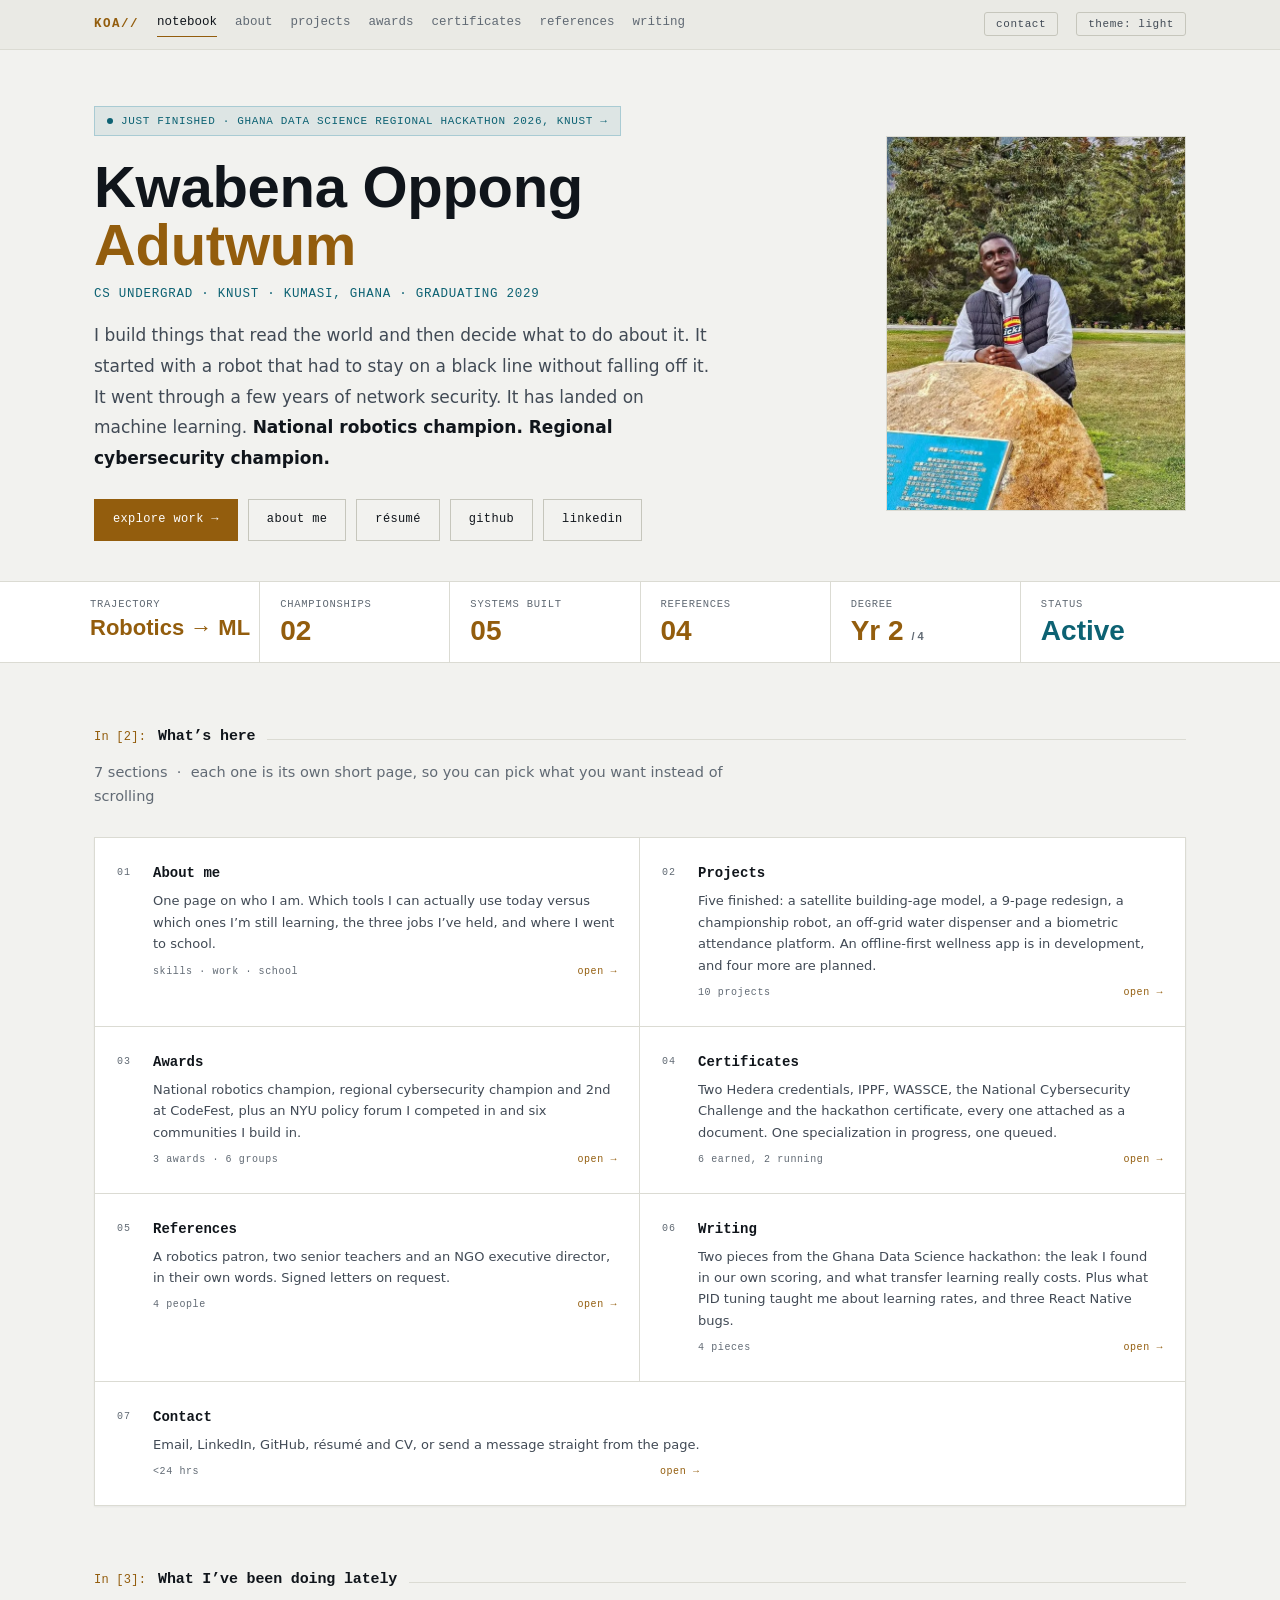
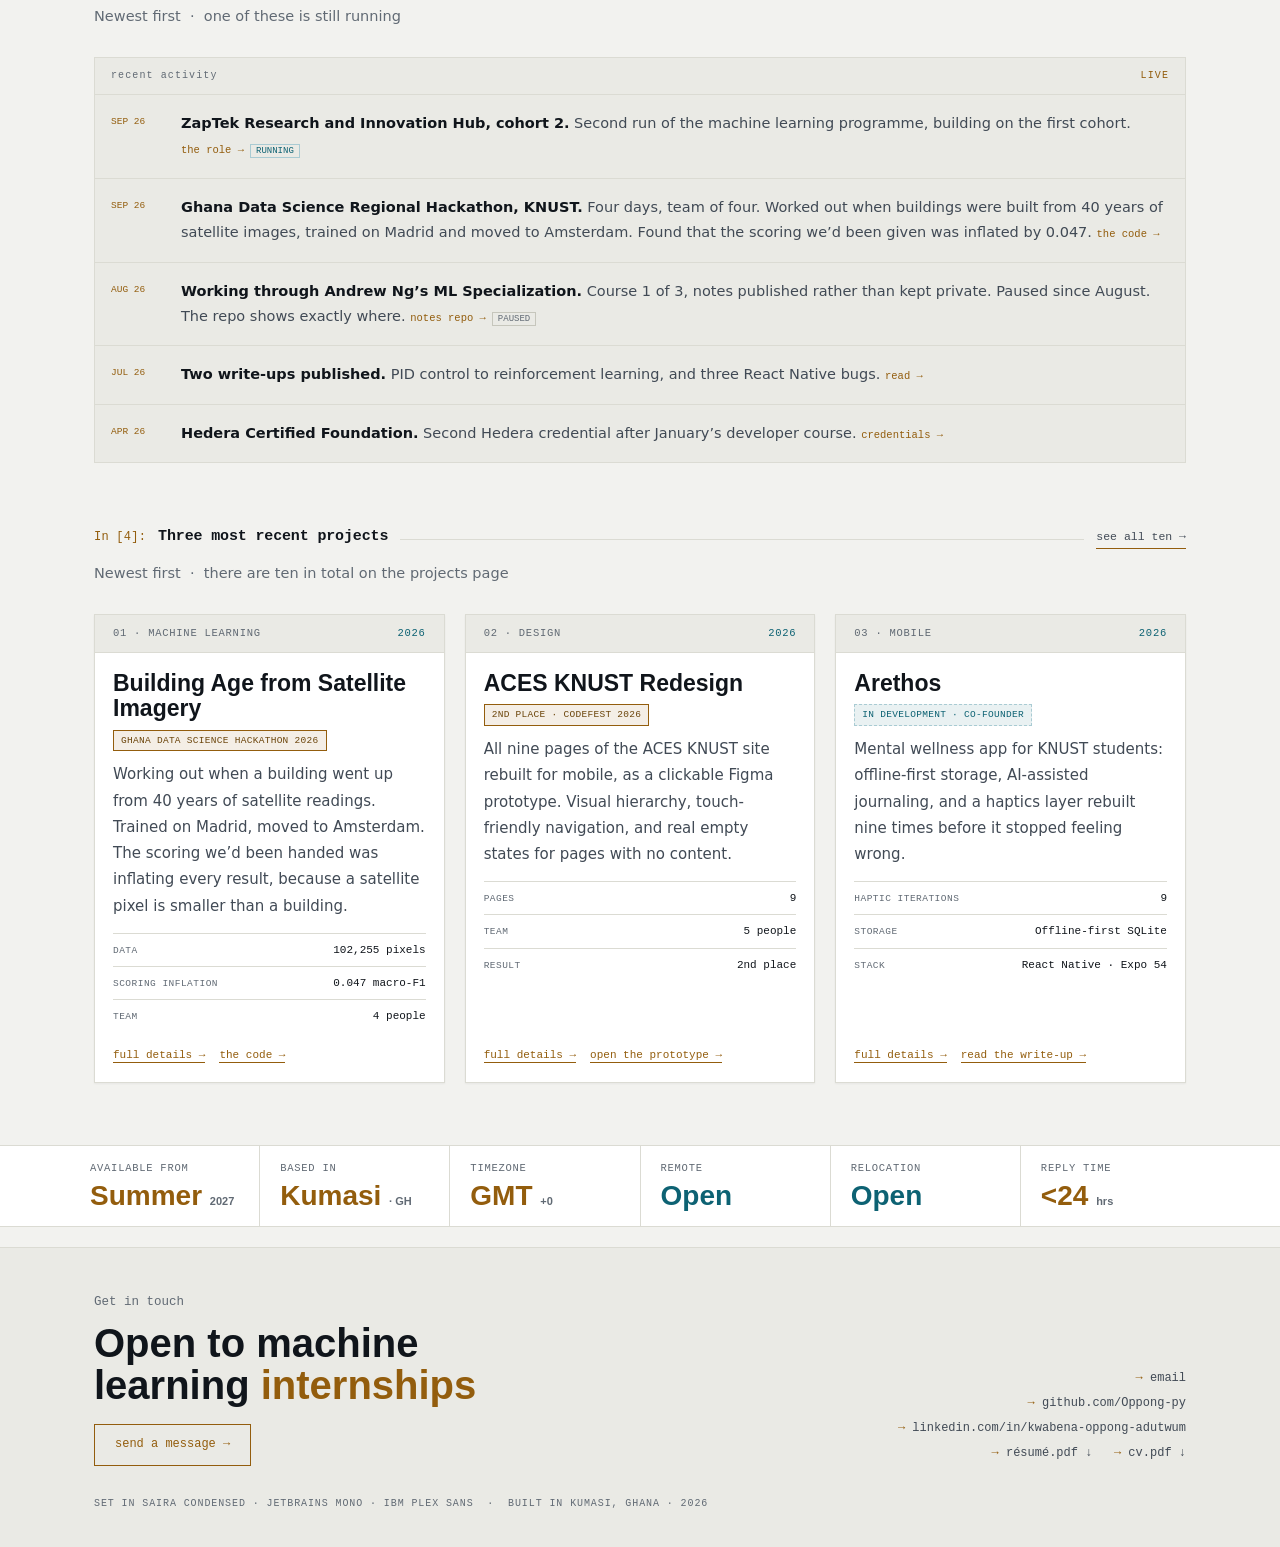
<file: index.html>
<!DOCTYPE html>
<html lang="en" data-theme="light">
<head>
<meta charset="UTF-8">
<meta name="viewport" content="width=device-width, initial-scale=1.0">
<meta http-equiv="Content-Security-Policy" content="default-src 'self'; base-uri 'self'; object-src 'none'; script-src 'self' 'sha256-2ElPHIPE8Q+Jko6kBx0FxSscNRR/ViGcCvGbqpuE5KE=' 'sha256-1/iwNmf+Tl4HtbsisiDGjjqU19Ra7FGwI+3F8dh04ck='; style-src 'self' 'unsafe-inline' https://fonts.googleapis.com; font-src 'self' https://fonts.gstatic.com; img-src 'self' data:; media-src 'self'; manifest-src 'self'; connect-src 'self'; form-action 'self' https://formspree.io; upgrade-insecure-requests">
<meta name="referrer" content="strict-origin-when-cross-origin">
<title>Kwabena Oppong Adutwum | CS Undergrad &middot; Robotics &amp; Applied ML</title>
<meta name="description" content="Kwabena Oppong Adutwum, Computer Science undergraduate at KNUST, Ghana. National Robotics Champion 2025. Regional Cybersecurity Champion 2024. Building toward machine learning, from control loops to classifiers.">
<link rel="icon" href="assets/icons/favicon.ico" sizes="any">
<link rel="icon" type="image/png" sizes="32x32" href="assets/icons/favicon-32.png">
<link rel="icon" type="image/png" sizes="16x16" href="assets/icons/favicon-16.png">
<link rel="icon" type="image/png" sizes="48x48" href="assets/icons/favicon-48.png">
<link rel="apple-touch-icon" href="assets/icons/apple-touch-icon.png">
<link rel="manifest" href="site.webmanifest">
<meta name="theme-color" content="#935D0D">
<link rel="canonical" href="https://oppong-py.github.io/">
<meta property="og:url" content="https://oppong-py.github.io/">
<meta property="og:title" content="Kwabena Oppong Adutwum | CS Undergrad &middot; Robotics &amp; Applied ML">
<meta property="og:description" content="Kwabena Oppong Adutwum, Computer Science undergraduate at KNUST, Ghana. National Robotics Champion 2025. Regional Cybersecurity Champion 2024. Building toward machine learning, from control loops to classifiers.">
<meta property="og:type" content="website">
<meta property="og:image" content="https://oppong-py.github.io/assets/images/og/default.png">
<meta name="twitter:card" content="summary_large_image">
<script>(function(){var r=document.documentElement;
try{var t=localStorage.getItem('koa-theme');
if(t==='dark'||t==='light')r.setAttribute('data-theme',t);}catch(e){}
/* Page-transition bootstrap. The hidden start state is applied ONLY once this
   script has run, so with JS off the site is simply always visible. */
try{if(!matchMedia('(prefers-reduced-motion: reduce)').matches){
  r.className+=' js-fx';
  var show=function(){if(r.className.indexOf('is-ready')<0)r.className+=' is-ready';};
  if(document.readyState!=='loading')requestAnimationFrame(show);
  else document.addEventListener('DOMContentLoaded',function(){requestAnimationFrame(show);});
  setTimeout(show,1200);                       /* failsafe: never stay blank */
}}catch(e){r.className+=' is-ready';}})();</script>
<link rel="preconnect" href="https://fonts.googleapis.com">
<link rel="preconnect" href="https://fonts.gstatic.com" crossorigin>
<link href="https://fonts.googleapis.com/css2?family=Saira+Condensed:wght@500;600;700&family=JetBrains+Mono:wght@400;500;700&family=IBM+Plex+Sans:wght@400;500;600&display=swap" rel="stylesheet">
<script type="application/ld+json">
{"@context":"https://schema.org","@graph":[{"@type":"Person","@id":"https://oppong-py.github.io/#person","name":"Kwabena Oppong Adutwum","alternateName":"Oppong","url":"https://oppong-py.github.io/","jobTitle":"Computer Science Student","description":"Computer Science undergraduate at KNUST, Kumasi, working in applied machine learning after a route through robotics and cybersecurity.","image":"https://oppong-py.github.io/assets/images/portrait-v2.webp","email":"oppongkwabena1777dev@gmail.com","nationality":{"@type":"Country","name":"Ghana"},"address":{"@type":"PostalAddress","addressLocality":"Kumasi","addressCountry":"GH"},"sameAs":["https://github.com/Oppong-py","https://www.linkedin.com/in/kwabena-oppong-adutwum"],"alumniOf":{"@type":"HighSchool","name":"Prempeh College","address":{"@type":"PostalAddress","addressLocality":"Kumasi","addressCountry":"GH"}},"affiliation":{"@type":"CollegeOrUniversity","name":"Kwame Nkrumah University of Science and Technology","url":"https://www.knust.edu.gh"},"knowsLanguage":["en","fr"],"knowsAbout":["Machine Learning","Python","NumPy","pandas","scikit-learn","Matplotlib","Remote Sensing","Cross-Validation","Domain Adaptation","Robotics","PID Control","Cybersecurity","React Native"],"award":["National Champion, Robofest Ghana 2025","Regional Champion, National Cybersecurity Challenge 2024","2nd Place, ACES CodeFest 2026 UI/UX Challenge"]},{"@type":"WebSite","@id":"https://oppong-py.github.io/#website","url":"https://oppong-py.github.io/","name":"Kwabena Oppong Adutwum","inLanguage":"en","publisher":{"@id":"https://oppong-py.github.io/#person"}},{"@type":"BreadcrumbList","@id":"https://oppong-py.github.io/#crumbs","itemListElement":[{"@type":"ListItem","position":1,"name":"Notebook","item":"https://oppong-py.github.io/"}]},{"@type":"ProfilePage","@id":"https://oppong-py.github.io/#page","name":"Kwabena Oppong Adutwum | CS Undergrad &middot; Robotics &amp; Applied ML","description":"Kwabena Oppong Adutwum, Computer Science undergraduate at KNUST, Ghana. National Robotics Champion 2025. Regional Cybersecurity Champion 2024. Building toward machine learning, from control loops to classifiers.","url":"https://oppong-py.github.io/","inLanguage":"en","isPartOf":{"@id":"https://oppong-py.github.io/#website"},"primaryImageOfPage":"https://oppong-py.github.io/assets/images/og/default.png","breadcrumb":{"@id":"https://oppong-py.github.io/#crumbs"},"mainEntity":{"@id":"https://oppong-py.github.io/#person"}}]}
</script>
<link rel="stylesheet" href="styles.css">
</head>
<body>
<a href="#main" class="skip">Skip to content</a>
<nav aria-label="Main">
  <div class="wrap">
    <a href="index.html" class="id">KOA//</a>
    <div class="navlinks">
      <a href="index.html" class="on">notebook</a>
      <a href="about.html">about</a>
      <a href="projects.html">projects</a>
      <a href="achievements.html">awards</a>
      <a href="certifications.html">certificates</a>
      <a href="testimonials.html">references</a>
      <a href="writing.html">writing</a>
    </div>
    <a href="contact.html" class="tog ctc">contact</a>
    <button class="tog" id="themeToggle" type="button" aria-label="Switch colour theme">theme: light</button>
  </div>
</nav>

<main id="main">
<div class="wrap hero">
  <div class="grid">
    <div>
      <a class="live" href="https://www.linkedin.com/posts/hack4dev-datascience-python-share-7483952238399242240-3sN1/" target="_blank" rel="noopener"><i></i>JUST FINISHED &middot; GHANA DATA SCIENCE REGIONAL HACKATHON 2026, KNUST &rarr;</a>
      <h1>Kwabena Oppong <em>Adutwum</em></h1>
      <div class="role">CS UNDERGRAD &middot; KNUST &middot; KUMASI, GHANA &middot; GRADUATING 2029</div>
      <p class="blurb">I build things that read the world and then decide what to do about it. It started with a robot that had to stay on a black line without falling off it. It went through a few years of network security. It has landed on machine learning. <b>National robotics champion. Regional cybersecurity champion.</b></p>
      <div class="cta">
        <a class="p" href="projects.html">explore work &rarr;</a>
        <a href="about.html">about me</a>
        <a href="assets/docs/resume.pdf" data-doc data-preview="assets/docs/previews/resume.webp" target="_blank" rel="noopener" data-title="R&eacute;sum&eacute;">r&eacute;sum&eacute;</a>
        <a href="https://github.com/Oppong-py" target="_blank" rel="noopener">github</a>
        <a href="https://www.linkedin.com/in/kwabena-oppong-adutwum" target="_blank" rel="noopener">linkedin</a>
      </div>
    </div>
    <div class="portrait">
      <img src="assets/images/portrait-v2.webp" alt="Kwabena Oppong Adutwum" width="600" height="750" fetchpriority="high" decoding="async">
    </div>
  </div>
</div>

<div class="strip">
  <div class="wrap">
    <div class="c"><div class="l">Trajectory</div><div class="v" style="font-size:22px">Robotics &rarr; ML</div></div>
    <div class="c"><div class="l">Championships</div><div class="v num">02</div></div>
    <div class="c"><div class="l">Systems built</div><div class="v num">05</div></div>
    <div class="c"><div class="l">References</div><div class="v num">04</div></div>
    <div class="c"><div class="l">Degree</div><div class="v">Yr 2 <small>/ 4</small></div></div>
    <div class="c"><div class="l">Status</div><div class="v cool">Active</div></div>
  </div>
</div>

<section class="wrap" id="contents">
  <div class="cell">
    <span class="in">In&nbsp;[2]:</span>
    <h2>What&rsquo;s here</h2>
    <span class="rule"></span>
  </div>
  <div class="out">7 sections &nbsp;&middot;&nbsp; each one is its own short page, so you can pick what you want instead of scrolling</div>
  <div class="toc">
    <a class="tc" href="about.html">
      <div class="n">01</div>
      <div class="b">
        <div class="cd">About me</div>
        <p>One page on who I am. Which tools I can actually use today versus which ones I&rsquo;m still learning, the three jobs I&rsquo;ve held, and where I went to school.</p>
        <div class="mt"><span>skills &middot; work &middot; school</span><i>open &rarr;</i></div>
      </div>
    </a>
    <a class="tc" href="projects.html">
      <div class="n">02</div>
      <div class="b">
        <div class="cd">Projects</div>
        <p>Five finished: a satellite building-age model, a 9-page redesign, a championship robot, an off-grid water dispenser and a biometric attendance platform. An offline-first wellness app is in development, and four more are planned.</p>
        <div class="mt"><span>10 projects</span><i>open &rarr;</i></div>
      </div>
    </a>
    <a class="tc" href="achievements.html">
      <div class="n">03</div>
      <div class="b">
        <div class="cd">Awards</div>
        <p>National robotics champion, regional cybersecurity champion and 2nd at CodeFest, plus an NYU policy forum I competed in and six communities I build in.</p>
        <div class="mt"><span>3 awards &middot; 6 groups</span><i>open &rarr;</i></div>
      </div>
    </a>
    <a class="tc" href="certifications.html">
      <div class="n">04</div>
      <div class="b">
        <div class="cd">Certificates</div>
        <p>Two Hedera credentials, IPPF, WASSCE, the National Cybersecurity Challenge and the hackathon certificate, every one attached as a document. One specialization in progress, one queued.</p>
        <div class="mt"><span>6 earned, 2 running</span><i>open &rarr;</i></div>
      </div>
    </a>
    <a class="tc" href="testimonials.html">
      <div class="n">05</div>
      <div class="b">
        <div class="cd">References</div>
        <p>A robotics patron, two senior teachers and an NGO executive director, in their own words. Signed letters on request.</p>
        <div class="mt"><span>4 people</span><i>open &rarr;</i></div>
      </div>
    </a>
    <a class="tc" href="writing.html">
      <div class="n">06</div>
      <div class="b">
        <div class="cd">Writing</div>
        <p>Two pieces from the Ghana Data Science hackathon: the leak I found in our own scoring, and what transfer learning really costs. Plus what PID tuning taught me about learning rates, and three React Native bugs.</p>
        <div class="mt"><span>4 pieces</span><i>open &rarr;</i></div>
      </div>
    </a>
    <a class="tc" href="contact.html">
      <div class="n">07</div>
      <div class="b">
        <div class="cd">Contact</div>
        <p>Email, LinkedIn, GitHub, r&eacute;sum&eacute; and CV, or send a message straight from the page.</p>
        <div class="mt"><span>&lt;24 hrs</span><i>open &rarr;</i></div>
      </div>
    </a>
  </div>
</section>

<section class="wrap" id="now" style="padding-top:0">
  <div class="cell">
    <span class="in">In&nbsp;[3]:</span>
    <h2>What I&rsquo;ve been doing lately</h2>
    <span class="rule"></span>
  </div>
  <div class="out">Newest first &nbsp;&middot;&nbsp; one of these is still running</div>
  <div class="log" id="log">
    <div class="h"><span>recent activity</span><b>LIVE</b></div>
    <div class="r"><time>SEP 26</time><span><b>ZapTek Research and Innovation Hub, cohort 2.</b> Second run of the machine learning programme, building on the first cohort. <a href="about.html#experience">the role &rarr;</a><span class="st">RUNNING</span></span></div>
    <div class="r"><time>SEP 26</time><span><b>Ghana Data Science Regional Hackathon, KNUST.</b> Four days, team of four. Worked out when buildings were built from 40 years of satellite images, trained on Madrid and moved to Amsterdam. Found that the scoring we&rsquo;d been given was inflated by 0.047. <a href="https://github.com/Oppong-py/gds-hackathon-2026-building-age" target="_blank" rel="noopener">the code &rarr;</a></span></div>
    <div class="r"><time>AUG 26</time><span><b>Working through Andrew Ng&rsquo;s ML Specialization.</b> Course 1 of 3, notes published rather than kept private. Paused since August. The repo shows exactly where. <a href="https://github.com/Oppong-py/ml-specialization-coursera" target="_blank" rel="noopener">notes repo &rarr;</a><span class="st off">PAUSED</span></span></div>
    <div class="r"><time>JUL 26</time><span><b>Two write-ups published.</b> PID control to reinforcement learning, and three React Native bugs. <a href="writing.html">read &rarr;</a></span></div>
    <div class="r"><time>APR 26</time><span><b>Hedera Certified Foundation.</b> Second Hedera credential after January&rsquo;s developer course. <a href="certifications.html">credentials &rarr;</a></span></div>
  </div>
</section>

<section class="wrap" id="featured" style="padding-top:0">
  <div class="cell">
    <span class="in">In&nbsp;[4]:</span>
    <h2>Three most recent projects</h2>
    <span class="rule"></span>
    <a href="projects.html">see all ten &rarr;</a>
  </div>
  <div class="out">Newest first &nbsp;&middot;&nbsp; there are ten in total on the projects page</div>

  <div class="panels">
    <article class="pan">
      <div class="idx"><span>01 &middot; MACHINE LEARNING</span><b>2026</b></div>
      <div class="body">
        <h3>Building Age from Satellite Imagery</h3>
        <span class="tag">GHANA DATA SCIENCE HACKATHON 2026</span>
        <p>Working out when a building went up from 40 years of satellite readings. Trained on Madrid, moved to Amsterdam. The scoring we&rsquo;d been handed was inflating every result, because a satellite pixel is smaller than a building.</p>
        <div class="spec">
          <div class="r"><span class="k">Data</span><span class="v num">102,255 pixels</span></div>
          <div class="r"><span class="k">Scoring inflation</span><span class="v num">0.047 macro-F1</span></div>
          <div class="r"><span class="k">Team</span><span class="v">4 people</span></div>
        </div>
        <div class="links"><a href="projects.html"><span>full details &rarr;</span></a><a href="https://github.com/Oppong-py/gds-hackathon-2026-building-age" target="_blank" rel="noopener"><span>the code &rarr;</span></a></div>
      </div>
    </article>

    <article class="pan">
      <div class="idx"><span>02 &middot; DESIGN</span><b>2026</b></div>
      <div class="body">
        <h3>ACES KNUST Redesign</h3>
        <span class="tag">2ND PLACE &middot; CODEFEST 2026</span>
        <p>All nine pages of the ACES KNUST site rebuilt for mobile, as a clickable Figma prototype. Visual hierarchy, touch-friendly navigation, and real empty states for pages with no content.</p>
        <div class="spec">
          <div class="r"><span class="k">Pages</span><span class="v num">9</span></div>
          <div class="r"><span class="k">Team</span><span class="v">5 people</span></div>
          <div class="r"><span class="k">Result</span><span class="v">2nd place</span></div>
        </div>
        <div class="links"><a href="projects.html"><span>full details &rarr;</span></a><a href="https://www.figma.com/proto/uZCkzk7lSsNmTTUwJMdSu9/Untitled?node-id=8-85&t=7QIixyMz9WWijsW7-1&starting-point-node-id=8%3A85" target="_blank" rel="noopener"><span>open the prototype &rarr;</span></a></div>
      </div>
    </article>

    <article class="pan">
      <div class="idx"><span>03 &middot; MOBILE</span><b>2026</b></div>
      <div class="body">
        <h3>Arethos</h3>
        <span class="tag wip">IN DEVELOPMENT &middot; CO-FOUNDER</span>
        <p>Mental wellness app for KNUST students: offline-first storage, AI-assisted journaling, and a haptics layer rebuilt nine times before it stopped feeling wrong.</p>
        <div class="spec">
          <div class="r"><span class="k">Haptic iterations</span><span class="v num">9</span></div>
          <div class="r"><span class="k">Storage</span><span class="v">Offline-first SQLite</span></div>
          <div class="r"><span class="k">Stack</span><span class="v">React Native &middot; Expo 54</span></div>
        </div>
        <div class="links"><a href="projects.html"><span>full details &rarr;</span></a><a href="blog-arethos-rn.html"><span>read the write-up &rarr;</span></a></div>
      </div>
    </article>
  </div>
  <div class="swipe-hint">&larr; swipe for more &rarr;</div>
</section>

<div class="strip">
  <div class="wrap">
    <div class="c"><div class="l">Available from</div><div class="v">Summer <small>2027</small></div></div>
    <div class="c"><div class="l">Based in</div><div class="v">Kumasi <small>&middot; GH</small></div></div>
    <div class="c"><div class="l">Timezone</div><div class="v">GMT <small>+0</small></div></div>
    <div class="c"><div class="l">Remote</div><div class="v cool">Open</div></div>
    <div class="c"><div class="l">Relocation</div><div class="v cool">Open</div></div>
    <div class="c"><div class="l">Reply time</div><div class="v num">&lt;24 <small>hrs</small></div></div>
  </div>
</div>

</main>
<footer>
  <div class="wrap">
    <div class="top">
      <div>
        <div class="k">Get in touch</div>
        <h2>Open to machine<br>learning <em>internships</em></h2>
        <a class="fcta" href="contact.html">send a message &rarr;</a>
      </div>
      <div class="links">
        <a href="mailto:oppongkwabena1777dev@gmail.com"><i>&rarr;</i> email</a><br>
        <a href="https://github.com/Oppong-py" target="_blank" rel="noopener"><i>&rarr;</i> github.com/Oppong-py</a><br>
        <a href="https://www.linkedin.com/in/kwabena-oppong-adutwum" target="_blank" rel="noopener"><i>&rarr;</i> linkedin.com/in/kwabena-oppong-adutwum</a><br>
        <a href="assets/docs/resume.pdf" data-doc data-preview="assets/docs/previews/resume.webp" target="_blank" rel="noopener" data-title="R&eacute;sum&eacute;"><i>&rarr;</i> r&eacute;sum&eacute;.pdf</a>
        <a href="assets/docs/resume.pdf" data-doc data-preview="assets/docs/previews/resume.webp" download title="Download r&eacute;sum&eacute;" data-title="R&eacute;sum&eacute;">&darr;</a> &nbsp;
        <a href="assets/docs/cv.pdf" data-doc data-preview="assets/docs/previews/cv.webp" target="_blank" rel="noopener" data-title="Curriculum Vitae"><i>&rarr;</i> cv.pdf</a>
        <a href="assets/docs/cv.pdf" data-doc data-preview="assets/docs/previews/cv.webp" download title="Download CV" data-title="Curriculum Vitae">&darr;</a>
      </div>
    </div>
    <div class="colophon">SET IN SAIRA CONDENSED &middot; JETBRAINS MONO &middot; IBM PLEX SANS &nbsp;&middot;&nbsp; BUILT IN KUMASI, GHANA &middot; 2026</div>
  </div>
</footer>

<div class="vw" id="vw" hidden role="dialog" aria-modal="true" aria-labelledby="vwt">
  <div class="vwd">
    <div class="vwh">
      <div class="vwm"><div class="vwt" id="vwt"></div><div class="vwf" id="vwf"></div></div>
      <div class="vwa">
        <a id="vwdl" href="" download>download</a>
        <button class="vwx" id="vwx" type="button" aria-label="Close">&times;</button>
      </div>
    </div>
    <div class="vwb" id="vwb"></div>
  </div>
</div>

<script>
(function () {
  var root = document.documentElement, btn = document.getElementById('themeToggle');
  function save(v) { try { localStorage.setItem('koa-theme', v); } catch (e) {} }
  /* the theme was already applied by the inline script in <head>, so there is
     no flash of the wrong colours here — this only wires up the toggle. */
  function label(){ btn.textContent = 'theme: ' + (root.getAttribute('data-theme') || 'light'); }
  label();
  btn.addEventListener('click', function () {
    var next = root.getAttribute('data-theme') === 'dark' ? 'light' : 'dark';
    root.setAttribute('data-theme', next); save(next); label();
  });

  /* ---- viewer -------------------------------------------------------
     Certificates, photos and PDFs open in a window on top of the page
     instead of navigating away or spawning a tab. With JavaScript off
     every one of these is still a plain link and still works. */
  var vw   = document.getElementById('vw'),
      vwb  = document.getElementById('vwb'),
      vwt  = document.getElementById('vwt'),
      vwf  = document.getElementById('vwf'),
      vwdl = document.getElementById('vwdl'),
      lastFocus = null;

  var IMG = /\.(png|jpe?g|gif|webp|svg|avif)$/i, PDF = /\.pdf$/i;
  /* A PDF inside a frame is not rendered by iOS Safari and by most
     Android browsers: they show an empty box or silently offer a
     download. Below this width the link is left alone rather than
     opening a window that cannot draw its contents. */
  var FRAME_PDF = function(){ return window.innerWidth >= 760; };

  function vwClose(){
    if (vw.hidden) return;
    vw.hidden = true; vwb.textContent = ''; vwb.className = 'vwb'; vw.classList.remove('is-img');
    document.body.style.overflow = '';
    if (lastFocus && lastFocus.focus) lastFocus.focus();
    lastFocus = null;
  }

  function vwOpen(url, title, trigger, preview, isDoc){
    var file = url.split('/').pop();
    try { file = decodeURIComponent(file); } catch (e) {}
    lastFocus = trigger || null;
    vwt.textContent = title || file;
    vwf.textContent = file;
    vwdl.href = url;
    vwb.textContent = '';

    /* Text documents get the browser's real PDF viewer where it works, so
       the text stays selectable, searchable and printable. Certificates are
       pictures and are always shown as pictures. Below 760px nothing is
       framed, because mobile browsers do not render a PDF in a frame. */
    var isFrame = PDF.test(url) && FRAME_PDF() && (isDoc || !preview);
    if (isFrame) {
      var f = document.createElement('iframe');
      f.src = url + '#view=FitH';
      f.title = title || file;
      vwb.appendChild(f);
    } else {
      var i = document.createElement('img');
      i.src = preview || url; i.alt = title || file; i.decoding = 'async';
      vwb.appendChild(i);
    }
    /* Nothing in this window sends the reader anywhere else. A picture is
       already fully on screen and needs no control at all beyond close.
       A document keeps its download, which is also the way out if a
       browser refuses to draw the PDF. */
    vwdl.hidden = !isDoc;
    vw.classList.toggle('is-img', !isFrame);
    vwb.className = 'vwb' + (isFrame ? '' : ' can-zoom');
    vw.hidden = false;
    document.body.style.overflow = 'hidden';
    document.getElementById('vwx').focus();
  }

  /* One delegated handler covers every asset link on the page, including
     any added later, so no link can be forgotten. */
  document.addEventListener('click', function (e) {
    if (e.defaultPrevented || e.button !== 0) return;
    if (e.metaKey || e.ctrlKey || e.shiftKey || e.altKey) return;   /* let them open a tab on purpose */
    if (!vw.hidden && vw.contains(e.target)) return;   /* the window's own controls */
    var el = e.target.closest ? e.target.closest('[data-lb], a[href]') : null;
    if (!el) return;

    var url = el.getAttribute('data-lb') || el.getAttribute('href') || '';
    if (!url) return;
    if (el.hasAttribute('download')) return;
    var u; try { u = new URL(url, location.href); } catch (err) { return; }
    if (u.origin !== location.origin) return;
    var isImg = IMG.test(u.pathname), isPdf = PDF.test(u.pathname);
    if (!isImg && !isPdf) return;
    var preview = el.getAttribute('data-preview') || '';
    var isDoc   = el.hasAttribute('data-doc');
    /* A certificate is a picture, so it ships as one: it draws in every
       browser and on every phone, needs no plugin, and is a quarter of the
       weight. Text documents keep their PDF. */
    if (isPdf && !preview && !FRAME_PDF()) return;    /* phones: open it normally */

    e.preventDefault();
    vwOpen(u.pathname + u.search,
           el.getAttribute('data-title') || (el.getAttribute('alt') || '').trim() ||
           (el.textContent || '').replace(/[→↓←·]/g, '').trim(),
           el, preview, isDoc);
  });

  /* tap or click the picture to switch between fitting the window and
     twice its width; the container scrolls */
  vwb.addEventListener('click', function (e) {
    if (e.target.tagName !== 'IMG') return;
    vwb.classList.toggle('zoom');
  });

  document.getElementById('vwx').addEventListener('click', vwClose);
  vw.addEventListener('click', function (e) { if (e.target === vw) vwClose(); });

  document.addEventListener('keydown', function (e) {
    if (vw.hidden) return;
    if (e.key === 'Escape') { vwClose(); return; }
    if (e.key !== 'Tab') return;
    /* keep the keyboard inside the window while it is open */
    var f = vw.querySelectorAll('a[href]:not([hidden]), button:not([hidden])');
    if (!f.length) return;
    var first = f[0], last = f[f.length - 1];
    if (e.shiftKey && document.activeElement === first) { e.preventDefault(); last.focus(); }
    else if (!e.shiftKey && document.activeElement === last) { e.preventDefault(); first.focus(); }
  });

  /* the back button should dismiss the window, not leave the page */
  window.addEventListener('pageshow', vwClose);

  /* ---- page departure ----------------------------------------------
     Deliberately NOT the View Transitions API. That API is unsupported in
     Firefox and silently does nothing when anything is off, and "nothing"
     looks exactly like the bug. This runs in every browser, on every
     protocol, every time. */
  if (root.className.indexOf('js-fx') !== -1) {
    document.addEventListener('click', function (e) {
      if (e.defaultPrevented || e.button !== 0) return;
      if (e.metaKey || e.ctrlKey || e.shiftKey || e.altKey) return;
      var a = e.target.closest ? e.target.closest('a') : null;
      if (!a || !a.href) return;
      if (a.target && a.target !== '_self') return;      /* new-tab links */
      if (a.hasAttribute('download')) return;
      var href = a.getAttribute('href') || '';
      if (href.charAt(0) === '#' || /^(mailto|tel):/i.test(href)) return;
      var u; try { u = new URL(a.href, location.href); } catch (err) { return; }
      if (u.origin !== location.origin) return;          /* off-site */
      if (/\.(pdf|png|jpe?g|gif|webp|avif|svg|mp4|zip)$/i.test(u.pathname)) return;
      if (u.href === location.href) return;              /* same page */

      e.preventDefault();
      root.className += ' is-leaving';
      var gone = false;
      var go = function () { if (!gone) { gone = true; location.href = a.href; } };
      setTimeout(go, 100);                               /* matches the CSS */
    });
  }
  /* Warm the next page on hover. By the time a visitor has moved the
     pointer onto a link and pressed it (~200ms at minimum), the document
     is usually already fetched — so the exit fade is the only cost. */
  if (root.className.indexOf('js-fx') !== -1) {
    var warmed = {};
    var warm = function (e) {
      var a = e.target.closest ? e.target.closest('a') : null;
      if (!a || !a.href || (a.target && a.target !== '_self')) return;
      var u; try { u = new URL(a.href, location.href); } catch (err) { return; }
      if (u.origin !== location.origin || warmed[u.href]) return;
      if (!/\.html?$/i.test(u.pathname) && u.pathname !== '/') return;
      warmed[u.href] = 1;
      var l = document.createElement('link');
      l.rel = 'prefetch'; l.href = u.href;
      document.head.appendChild(l);
    };
    document.addEventListener('mouseover', warm, { passive: true });
    document.addEventListener('focusin', warm);
  }

  /* coming back via the back button restores a bfcached page mid-fade */
  window.addEventListener('pageshow', function () {
    root.className = root.className.replace(/\s*is-leaving/g, '');
  });

  /* show the confirmation banner when Formspree sends the visitor back */
  if (location.search.indexOf('sent=1') !== -1) {
    var s = document.getElementById('sent');
    if (s) { s.hidden = false; s.scrollIntoView({block:'center'}); }
  }

})();
</script>
</body>
</html>
</file>
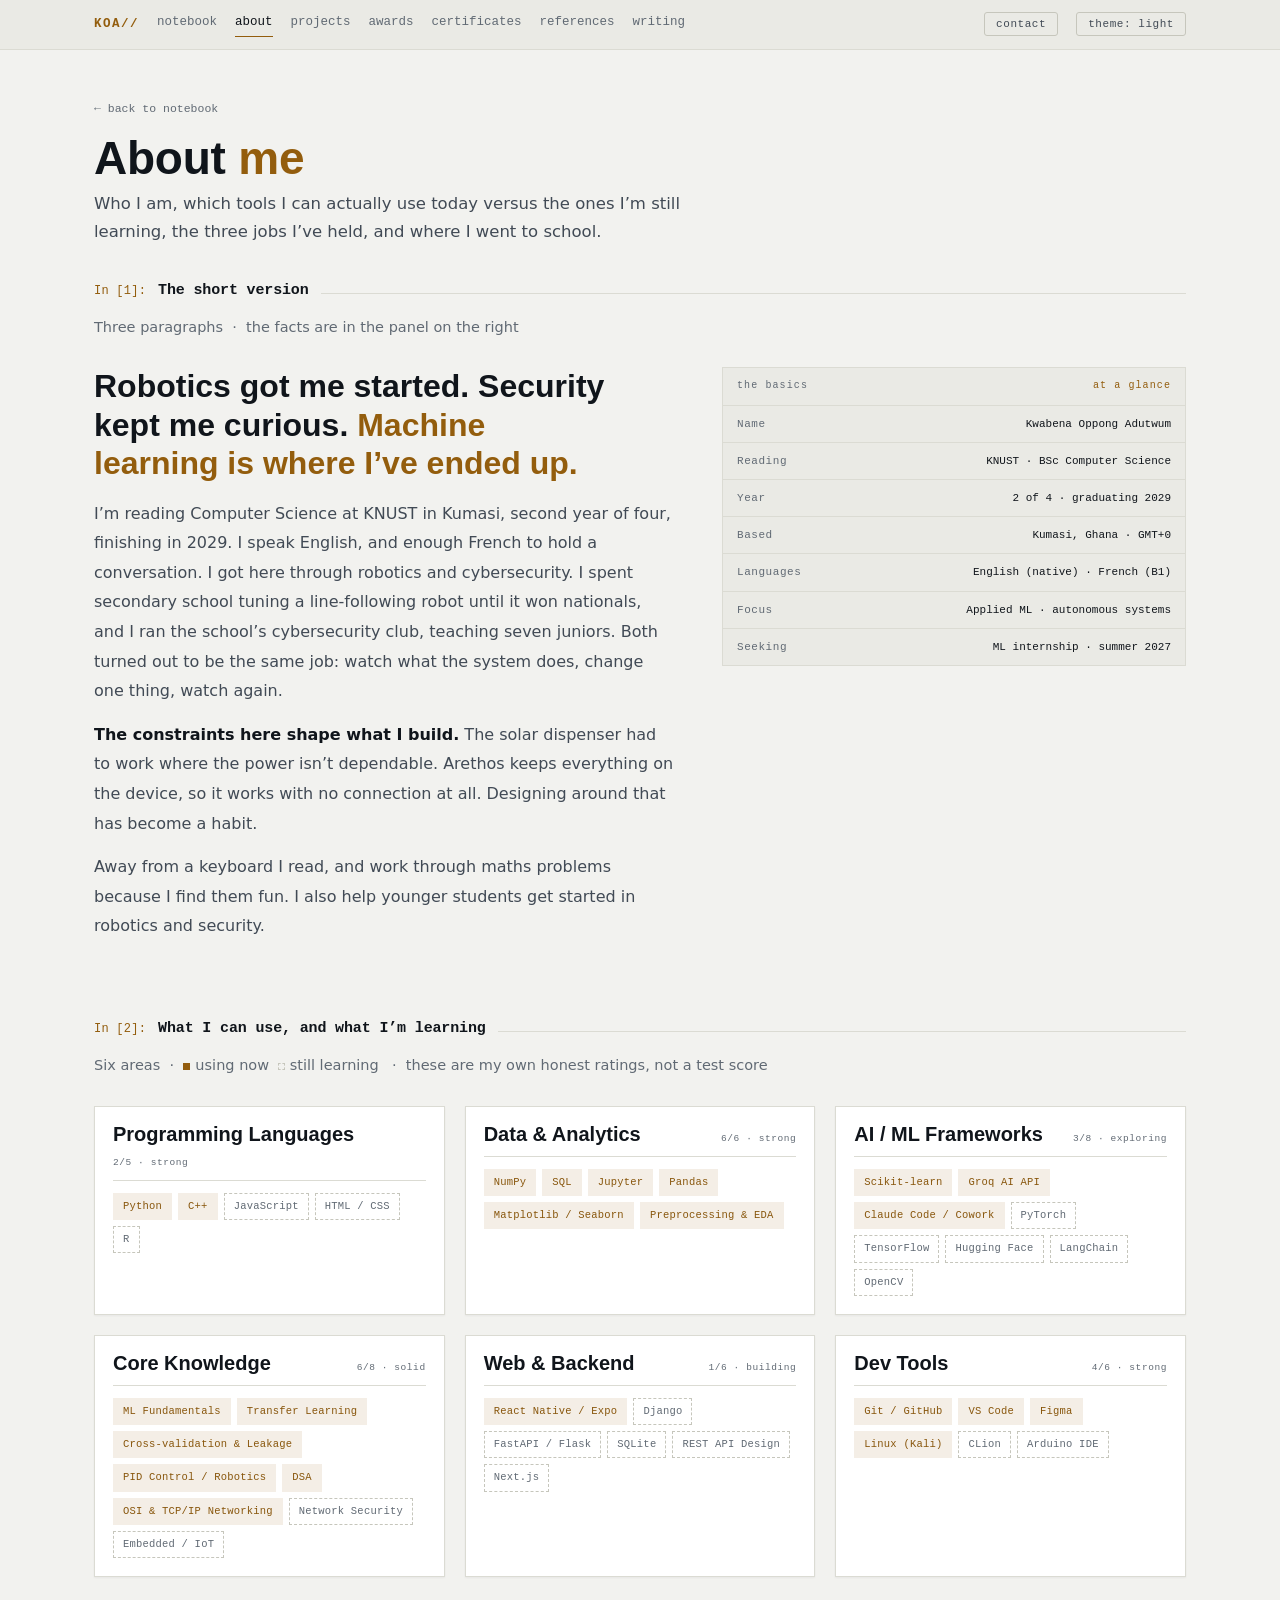
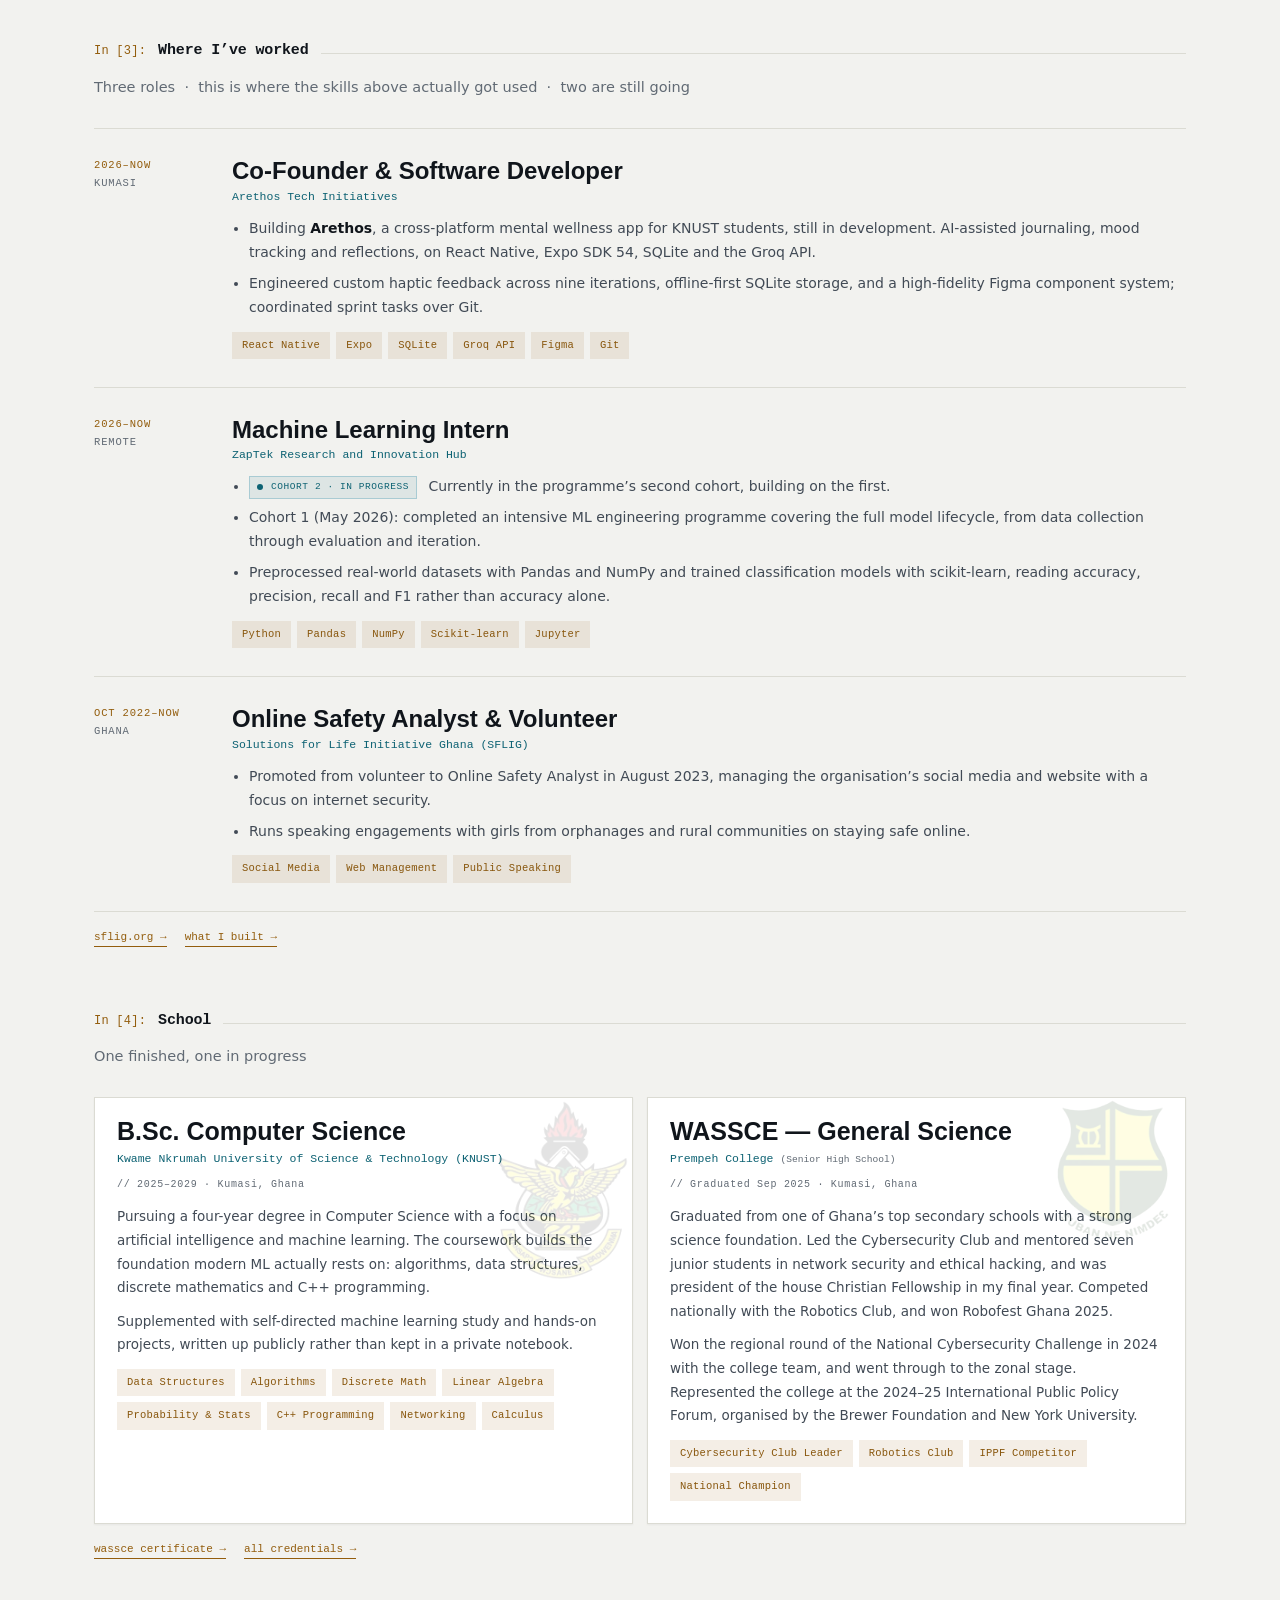
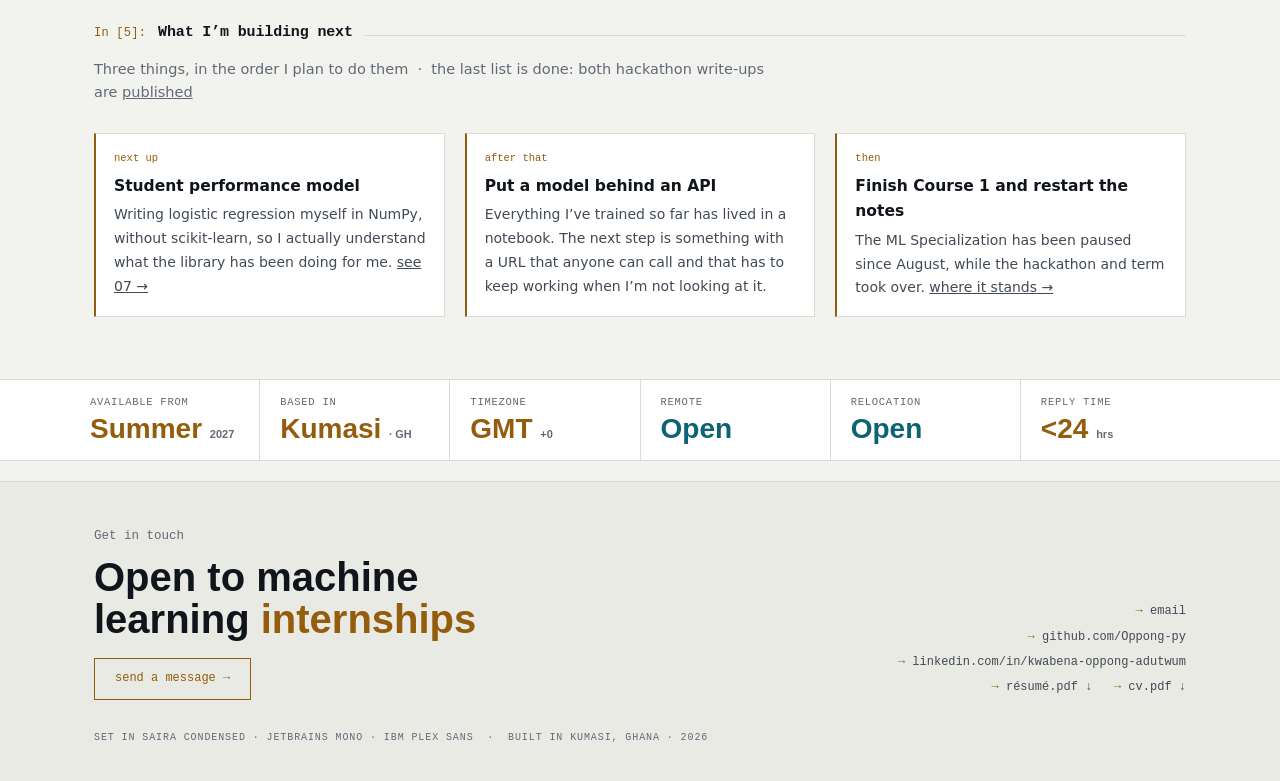
<file: about.html>
<!DOCTYPE html>
<html lang="en" data-theme="light">
<head>
<meta charset="UTF-8">
<meta name="viewport" content="width=device-width, initial-scale=1.0">
<meta http-equiv="Content-Security-Policy" content="default-src 'self'; base-uri 'self'; object-src 'none'; script-src 'self' 'sha256-2ElPHIPE8Q+Jko6kBx0FxSscNRR/ViGcCvGbqpuE5KE=' 'sha256-1/iwNmf+Tl4HtbsisiDGjjqU19Ra7FGwI+3F8dh04ck='; style-src 'self' 'unsafe-inline' https://fonts.googleapis.com; font-src 'self' https://fonts.gstatic.com; img-src 'self' data:; media-src 'self'; manifest-src 'self'; connect-src 'self'; form-action 'self' https://formspree.io; upgrade-insecure-requests">
<meta name="referrer" content="strict-origin-when-cross-origin">
<title>About me | Kwabena Oppong Adutwum</title>
<meta name="description" content="Skills, work experience and education for Kwabena Oppong Adutwum, CS undergraduate at KNUST, Ghana.">
<link rel="icon" href="assets/icons/favicon.ico" sizes="any">
<link rel="icon" type="image/png" sizes="32x32" href="assets/icons/favicon-32.png">
<link rel="icon" type="image/png" sizes="16x16" href="assets/icons/favicon-16.png">
<link rel="icon" type="image/png" sizes="48x48" href="assets/icons/favicon-48.png">
<link rel="apple-touch-icon" href="assets/icons/apple-touch-icon.png">
<link rel="manifest" href="site.webmanifest">
<meta name="theme-color" content="#935D0D">
<link rel="canonical" href="https://oppong-py.github.io/about.html">
<meta property="og:url" content="https://oppong-py.github.io/about.html">
<meta property="og:title" content="Profile | Kwabena Oppong Adutwum">
<meta property="og:description" content="Skills, work experience and education for Kwabena Oppong Adutwum, CS undergraduate at KNUST, Ghana.">
<meta property="og:type" content="website">
<meta property="og:image" content="https://oppong-py.github.io/assets/images/og/default.png">
<meta name="twitter:card" content="summary_large_image">
<script>(function(){var r=document.documentElement;
try{var t=localStorage.getItem('koa-theme');
if(t==='dark'||t==='light')r.setAttribute('data-theme',t);}catch(e){}
/* Page-transition bootstrap. The hidden start state is applied ONLY once this
   script has run, so with JS off the site is simply always visible. */
try{if(!matchMedia('(prefers-reduced-motion: reduce)').matches){
  r.className+=' js-fx';
  var show=function(){if(r.className.indexOf('is-ready')<0)r.className+=' is-ready';};
  if(document.readyState!=='loading')requestAnimationFrame(show);
  else document.addEventListener('DOMContentLoaded',function(){requestAnimationFrame(show);});
  setTimeout(show,1200);                       /* failsafe: never stay blank */
}}catch(e){r.className+=' is-ready';}})();</script>
<link rel="preconnect" href="https://fonts.googleapis.com">
<link rel="preconnect" href="https://fonts.gstatic.com" crossorigin>
<link href="https://fonts.googleapis.com/css2?family=Saira+Condensed:wght@500;600;700&family=JetBrains+Mono:wght@400;500;700&family=IBM+Plex+Sans:wght@400;500;600&display=swap" rel="stylesheet">
<script type="application/ld+json">
{"@context":"https://schema.org","@graph":[{"@type":"Person","@id":"https://oppong-py.github.io/#person","name":"Kwabena Oppong Adutwum","alternateName":"Oppong","url":"https://oppong-py.github.io/","jobTitle":"Computer Science Student","description":"Computer Science undergraduate at KNUST, Kumasi, working in applied machine learning after a route through robotics and cybersecurity.","image":"https://oppong-py.github.io/assets/images/portrait-v2.webp","email":"oppongkwabena1777dev@gmail.com","nationality":{"@type":"Country","name":"Ghana"},"address":{"@type":"PostalAddress","addressLocality":"Kumasi","addressCountry":"GH"},"sameAs":["https://github.com/Oppong-py","https://www.linkedin.com/in/kwabena-oppong-adutwum"],"alumniOf":{"@type":"HighSchool","name":"Prempeh College","address":{"@type":"PostalAddress","addressLocality":"Kumasi","addressCountry":"GH"}},"affiliation":{"@type":"CollegeOrUniversity","name":"Kwame Nkrumah University of Science and Technology","url":"https://www.knust.edu.gh"},"knowsLanguage":["en","fr"],"knowsAbout":["Machine Learning","Python","NumPy","pandas","scikit-learn","Matplotlib","Remote Sensing","Cross-Validation","Domain Adaptation","Robotics","PID Control","Cybersecurity","React Native"],"award":["National Champion, Robofest Ghana 2025","Regional Champion, National Cybersecurity Challenge 2024","2nd Place, ACES CodeFest 2026 UI/UX Challenge"]},{"@type":"WebSite","@id":"https://oppong-py.github.io/#website","url":"https://oppong-py.github.io/","name":"Kwabena Oppong Adutwum","inLanguage":"en","publisher":{"@id":"https://oppong-py.github.io/#person"}},{"@type":"BreadcrumbList","@id":"https://oppong-py.github.io/about.html#crumbs","itemListElement":[{"@type":"ListItem","position":1,"name":"Notebook","item":"https://oppong-py.github.io/"},{"@type":"ListItem","position":2,"name":"About","item":"https://oppong-py.github.io/about.html"}]},{"@type":"AboutPage","@id":"https://oppong-py.github.io/about.html#page","name":"About me","description":"Skills, work experience and education for Kwabena Oppong Adutwum, CS undergraduate at KNUST, Ghana.","url":"https://oppong-py.github.io/about.html","inLanguage":"en","isPartOf":{"@id":"https://oppong-py.github.io/#website"},"primaryImageOfPage":"https://oppong-py.github.io/assets/images/og/default.png","breadcrumb":{"@id":"https://oppong-py.github.io/about.html#crumbs"},"about":{"@id":"https://oppong-py.github.io/#person"}}]}
</script>
<link rel="stylesheet" href="styles.css">
</head>
<body>
<a href="#main" class="skip">Skip to content</a>
<nav aria-label="Main">
  <div class="wrap">
    <a href="index.html" class="id">KOA//</a>
    <div class="navlinks">
      <a href="index.html">notebook</a>
      <a href="about.html" class="on">about</a>
      <a href="projects.html">projects</a>
      <a href="achievements.html">awards</a>
      <a href="certifications.html">certificates</a>
      <a href="testimonials.html">references</a>
      <a href="writing.html">writing</a>
    </div>
    <a href="contact.html" class="tog ctc">contact</a>
    <button class="tog" id="themeToggle" type="button" aria-label="Switch colour theme">theme: light</button>
  </div>
</nav>
<main id="main">
<div class="wrap phead">
  <a class="back" href="index.html">&larr; back to notebook</a>
  <h1>About <em>me</em></h1>
  <p class="sub">Who I am, which tools I can actually use today versus the ones I&rsquo;m still learning, the three jobs I&rsquo;ve held, and where I went to school.</p>
</div>

<section class="wrap" style="padding-top:26px">
  <div class="cell"><span class="in">In&nbsp;[1]:</span><h2>The short version</h2><span class="rule"></span></div>
  <div class="out">Three paragraphs &nbsp;&middot;&nbsp; the facts are in the panel on the right</div>

  <div class="two">
    <div>
      <div class="lead">Robotics got me started. Security kept me curious. <em>Machine learning is where I&rsquo;ve ended up.</em></div>
      <p>I&rsquo;m reading Computer Science at KNUST in Kumasi, second year of four, finishing in 2029. I speak English, and enough French to hold a conversation. I got here through robotics and cybersecurity. I spent secondary school tuning a line-following robot until it won nationals, and I ran the school&rsquo;s cybersecurity club, teaching seven juniors. Both turned out to be the same job: watch what the system does, change one thing, watch again.</p>
      <p><b>The constraints here shape what I build.</b> The solar dispenser had to work where the power isn&rsquo;t dependable. Arethos keeps everything on the device, so it works with no connection at all. Designing around that has become a habit.</p>
      <p>Away from a keyboard I read, and work through maths problems because I find them fun. I also help younger students get started in robotics and security.</p>
    </div>
    <div class="fact">
      <div class="h"><span>the basics</span><b>at a glance</b></div>
      <div class="r"><span>Name</span><b>Kwabena Oppong Adutwum</b></div>
      <div class="r"><span>Reading</span><b>KNUST &middot; BSc Computer Science</b></div>
      <div class="r"><span>Year</span><b>2 of 4 &middot; graduating 2029</b></div>
      <div class="r"><span>Based</span><b>Kumasi, Ghana &middot; GMT+0</b></div>
      <div class="r"><span>Languages</span><b>English (native) &middot; French (B1)</b></div>
      <div class="r"><span>Focus</span><b>Applied ML &middot; autonomous systems</b></div>
      <div class="r"><span>Seeking</span><b>ML internship &middot; summer 2027</b></div>
    </div>
  </div>
</section>

<section class="wrap" style="padding-top:0" id="skills">
  <div class="cell"><span class="in">In&nbsp;[2]:</span><h2>What I can use, and what I&rsquo;m learning</h2><span class="rule"></span></div>
  <div class="out">Six areas &nbsp;&middot;&nbsp; <span class="lg"><i class="on"></i>using now</span> <span class="lg"><i class="rm"></i>still learning</span> &nbsp;&middot;&nbsp; these are my own honest ratings, not a test score</div>
  <div class="skg">
    <div class="skc">
      <div class="skh"><h3>Programming Languages</h3><span>2/5 &middot; strong</span></div>
      <div class="skt">
          <span class="sk">Python</span>
          <span class="sk">C++</span>
          <span class="sk rm">JavaScript</span>
          <span class="sk rm">HTML / CSS</span>
          <span class="sk rm">R</span>
      </div>
    </div>
    <div class="skc">
      <div class="skh"><h3>Data &amp; Analytics</h3><span>6/6 &middot; strong</span></div>
      <div class="skt">
          <span class="sk">NumPy</span>
          <span class="sk">SQL</span>
          <span class="sk">Jupyter</span>
          <span class="sk">Pandas</span>
          <span class="sk">Matplotlib / Seaborn</span>
          <span class="sk">Preprocessing &amp; EDA</span>
      </div>
    </div>
    <div class="skc">
      <div class="skh"><h3>AI / ML Frameworks</h3><span>3/8 &middot; exploring</span></div>
      <div class="skt">
          <span class="sk">Scikit-learn</span>
          <span class="sk">Groq AI API</span>
          <span class="sk">Claude Code / Cowork</span>
          <span class="sk rm">PyTorch</span>
          <span class="sk rm">TensorFlow</span>
          <span class="sk rm">Hugging Face</span>
          <span class="sk rm">LangChain</span>
          <span class="sk rm">OpenCV</span>
      </div>
    </div>
    <div class="skc">
      <div class="skh"><h3>Core Knowledge</h3><span>6/8 &middot; solid</span></div>
      <div class="skt">
          <span class="sk">ML Fundamentals</span>
          <span class="sk">Transfer Learning</span>
          <span class="sk">Cross-validation &amp; Leakage</span>
          <span class="sk">PID Control / Robotics</span>
          <span class="sk">DSA</span>
          <span class="sk">OSI &amp; TCP/IP Networking</span>
          <span class="sk rm">Network Security</span>
          <span class="sk rm">Embedded / IoT</span>
      </div>
    </div>
    <div class="skc">
      <div class="skh"><h3>Web &amp; Backend</h3><span>1/6 &middot; building</span></div>
      <div class="skt">
          <span class="sk">React Native / Expo</span>
          <span class="sk rm">Django</span>
          <span class="sk rm">FastAPI / Flask</span>
          <span class="sk rm">SQLite</span>
          <span class="sk rm">REST API Design</span>
          <span class="sk rm">Next.js</span>
      </div>
    </div>
    <div class="skc">
      <div class="skh"><h3>Dev Tools</h3><span>4/6 &middot; strong</span></div>
      <div class="skt">
          <span class="sk">Git / GitHub</span>
          <span class="sk">VS Code</span>
          <span class="sk">Figma</span>
          <span class="sk">Linux (Kali)</span>
          <span class="sk rm">CLion</span>
          <span class="sk rm">Arduino IDE</span>
      </div>
    </div>
  </div>
</section>

<section class="wrap" style="padding-top:0" id="experience">
  <div class="cell"><span class="in">In&nbsp;[3]:</span><h2>Where I&rsquo;ve worked</h2><span class="rule"></span></div>
  <div class="out">Three roles &nbsp;&middot;&nbsp; this is where the skills above actually got used &nbsp;&middot;&nbsp; two are still going</div>
  <div class="entries">
    <div class="entry">
      <div class="when">2026&ndash;now<span>Kumasi</span></div>
      <div>
        <h3>Co-Founder &amp; Software Developer</h3>
        <div class="org">Arethos Tech Initiatives</div>
        <ul class="bul"><li>Building <b>Arethos</b>, a cross-platform mental wellness app for KNUST students, still in development. AI-assisted journaling, mood tracking and reflections, on React Native, Expo SDK 54, SQLite and the Groq API.</li><li>Engineered custom haptic feedback across nine iterations, offline-first SQLite storage, and a high-fidelity Figma component system; coordinated sprint tasks over Git.</li></ul>
        <div class="skt tight"><span class="sk">React Native</span><span class="sk">Expo</span><span class="sk">SQLite</span><span class="sk">Groq API</span><span class="sk">Figma</span><span class="sk">Git</span></div>
      </div>
    </div>
    <div class="entry">
      <div class="when">2026&ndash;now<span>Remote</span></div>
      <div>
        <h3>Machine Learning Intern</h3>
        <div class="org">ZapTek Research and Innovation Hub</div>
        <ul class="bul"><li><span class='live sm'><i></i>COHORT 2 &middot; IN PROGRESS</span> Currently in the programme&rsquo;s second cohort, building on the first.</li><li>Cohort 1 (May 2026): completed an intensive ML engineering programme covering the full model lifecycle, from data collection through evaluation and iteration.</li><li>Preprocessed real-world datasets with Pandas and NumPy and trained classification models with scikit-learn, reading accuracy, precision, recall and F1 rather than accuracy alone.</li></ul>
        <div class="skt tight"><span class="sk">Python</span><span class="sk">Pandas</span><span class="sk">NumPy</span><span class="sk">Scikit-learn</span><span class="sk">Jupyter</span></div>
      </div>
    </div>
    <div class="entry">
      <div class="when">Oct 2022&ndash;now<span>Ghana</span></div>
      <div>
        <h3>Online Safety Analyst &amp; Volunteer</h3>
        <div class="org">Solutions for Life Initiative Ghana (SFLIG)</div>
        <ul class="bul"><li>Promoted from volunteer to Online Safety Analyst in August 2023, managing the organisation&rsquo;s social media and website with a focus on internet security.</li><li>Runs speaking engagements with girls from orphanages and rural communities on staying safe online.</li></ul>
        <div class="skt tight"><span class="sk">Social Media</span><span class="sk">Web Management</span><span class="sk">Public Speaking</span></div>
      </div>
    </div>
  </div>
  <div class="entry-links"><a href="https://sfligvolunteers.org/" target="_blank" rel="noopener">sflig.org &rarr;</a><a href="projects.html">what I built &rarr;</a></div>
</section>

<section class="wrap" style="padding-top:0" id="education">
  <div class="cell"><span class="in">In&nbsp;[4]:</span><h2>School</h2><span class="rule"></span></div>
  <div class="out">One finished, one in progress</div>
  <div class="edug">
    <div class="educ">
      <img class="wm" src="assets/images/knust_logo.webp" alt="" loading="lazy" decoding="async" width="350" height="442">
      <h3>B.Sc. Computer Science</h3>
      <div class="org">Kwame Nkrumah University of Science &amp; Technology (KNUST)</div>
      <div class="emeta">// 2025&ndash;2029 &middot; Kumasi, Ghana</div>
      <p>Pursuing a four-year degree in Computer Science with a focus on artificial intelligence and machine learning. The coursework builds the foundation modern ML actually rests on: algorithms, data structures, discrete mathematics and C++ programming.</p><p>Supplemented with self-directed machine learning study and hands-on projects, written up publicly rather than kept in a private notebook.</p>
      <div class="skt tight"><span class="sk">Data Structures</span><span class="sk">Algorithms</span><span class="sk">Discrete Math</span><span class="sk">Linear Algebra</span><span class="sk">Probability &amp; Stats</span><span class="sk">C++ Programming</span><span class="sk">Networking</span><span class="sk">Calculus</span></div>
    </div>
    <div class="educ">
      <img class="wm" src="assets/images/pc_logo_1.webp" alt="" loading="lazy" decoding="async" width="412" height="397">
      <h3>WASSCE &mdash; General Science</h3>
      <div class="org">Prempeh College <small>(Senior High School)</small></div>
      <div class="emeta">// Graduated Sep 2025 &middot; Kumasi, Ghana</div>
      <p>Graduated from one of Ghana&rsquo;s top secondary schools with a strong science foundation. Led the Cybersecurity Club and mentored seven junior students in network security and ethical hacking, and was president of the house Christian Fellowship in my final year. Competed nationally with the Robotics Club, and won Robofest Ghana 2025.</p><p>Won the regional round of the National Cybersecurity Challenge in 2024 with the college team, and went through to the zonal stage. Represented the college at the 2024&ndash;25 International Public Policy Forum, organised by the Brewer Foundation and New York University.</p>
      <div class="skt tight"><span class="sk">Cybersecurity Club Leader</span><span class="sk">Robotics Club</span><span class="sk">IPPF Competitor</span><span class="sk">National Champion</span></div>
    </div>
  </div>
  <div class="entry-links"><a href="assets/docs/prempeh-certificate.pdf" data-preview="assets/docs/previews/prempeh-certificate.webp" target="_blank" rel="noopener" data-title="WASSCE &mdash; General Science">wassce certificate &rarr;</a><a href="certifications.html">all credentials &rarr;</a></div>
</section>

<section class="wrap" style="padding-top:0" id="roadmap">
  <div class="cell"><span class="in">In&nbsp;[5]:</span><h2>What I&rsquo;m building next</h2><span class="rule"></span></div>
  <div class="out">Three things, in the order I plan to do them &nbsp;&middot;&nbsp; the last list is done: both hackathon write-ups are <a href="writing.html">published</a></div>
  <div class="queue">
    <div class="qi"><div class="c">next up</div><div class="t">Student performance model</div><div class="d">Writing logistic regression myself in NumPy, without scikit-learn, so I actually understand what the library has been doing for me. <a href="projects.html">see 07 &rarr;</a></div></div>
    <div class="qi"><div class="c">after that</div><div class="t">Put a model behind an API</div><div class="d">Everything I&rsquo;ve trained so far has lived in a notebook. The next step is something with a URL that anyone can call and that has to keep working when I&rsquo;m not looking at it.</div></div>
    <div class="qi"><div class="c">then</div><div class="t">Finish Course 1 and restart the notes</div><div class="d">The ML Specialization has been paused since August, while the hackathon and term took over. <a href="certifications.html">where it stands &rarr;</a></div></div>
  </div>
</section>

<div class="strip">
  <div class="wrap">
    <div class="c"><div class="l">Available from</div><div class="v">Summer <small>2027</small></div></div>
    <div class="c"><div class="l">Based in</div><div class="v">Kumasi <small>&middot; GH</small></div></div>
    <div class="c"><div class="l">Timezone</div><div class="v">GMT <small>+0</small></div></div>
    <div class="c"><div class="l">Remote</div><div class="v cool">Open</div></div>
    <div class="c"><div class="l">Relocation</div><div class="v cool">Open</div></div>
    <div class="c"><div class="l">Reply time</div><div class="v num">&lt;24 <small>hrs</small></div></div>
  </div>
</div>

</main>
<footer>
  <div class="wrap">
    <div class="top">
      <div>
        <div class="k">Get in touch</div>
        <h2>Open to machine<br>learning <em>internships</em></h2>
        <a class="fcta" href="contact.html">send a message &rarr;</a>
      </div>
      <div class="links">
        <a href="mailto:oppongkwabena1777dev@gmail.com"><i>&rarr;</i> email</a><br>
        <a href="https://github.com/Oppong-py" target="_blank" rel="noopener"><i>&rarr;</i> github.com/Oppong-py</a><br>
        <a href="https://www.linkedin.com/in/kwabena-oppong-adutwum" target="_blank" rel="noopener"><i>&rarr;</i> linkedin.com/in/kwabena-oppong-adutwum</a><br>
        <a href="assets/docs/resume.pdf" data-doc data-preview="assets/docs/previews/resume.webp" target="_blank" rel="noopener" data-title="R&eacute;sum&eacute;"><i>&rarr;</i> r&eacute;sum&eacute;.pdf</a>
        <a href="assets/docs/resume.pdf" data-doc data-preview="assets/docs/previews/resume.webp" download title="Download r&eacute;sum&eacute;" data-title="R&eacute;sum&eacute;">&darr;</a> &nbsp;
        <a href="assets/docs/cv.pdf" data-doc data-preview="assets/docs/previews/cv.webp" target="_blank" rel="noopener" data-title="Curriculum Vitae"><i>&rarr;</i> cv.pdf</a>
        <a href="assets/docs/cv.pdf" data-doc data-preview="assets/docs/previews/cv.webp" download title="Download CV" data-title="Curriculum Vitae">&darr;</a>
      </div>
    </div>
    <div class="colophon">SET IN SAIRA CONDENSED &middot; JETBRAINS MONO &middot; IBM PLEX SANS &nbsp;&middot;&nbsp; BUILT IN KUMASI, GHANA &middot; 2026</div>
  </div>
</footer>

<div class="vw" id="vw" hidden role="dialog" aria-modal="true" aria-labelledby="vwt">
  <div class="vwd">
    <div class="vwh">
      <div class="vwm"><div class="vwt" id="vwt"></div><div class="vwf" id="vwf"></div></div>
      <div class="vwa">
        <a id="vwdl" href="" download>download</a>
        <button class="vwx" id="vwx" type="button" aria-label="Close">&times;</button>
      </div>
    </div>
    <div class="vwb" id="vwb"></div>
  </div>
</div>

<script>
(function () {
  var root = document.documentElement, btn = document.getElementById('themeToggle');
  function save(v) { try { localStorage.setItem('koa-theme', v); } catch (e) {} }
  /* the theme was already applied by the inline script in <head>, so there is
     no flash of the wrong colours here — this only wires up the toggle. */
  function label(){ btn.textContent = 'theme: ' + (root.getAttribute('data-theme') || 'light'); }
  label();
  btn.addEventListener('click', function () {
    var next = root.getAttribute('data-theme') === 'dark' ? 'light' : 'dark';
    root.setAttribute('data-theme', next); save(next); label();
  });

  /* ---- viewer -------------------------------------------------------
     Certificates, photos and PDFs open in a window on top of the page
     instead of navigating away or spawning a tab. With JavaScript off
     every one of these is still a plain link and still works. */
  var vw   = document.getElementById('vw'),
      vwb  = document.getElementById('vwb'),
      vwt  = document.getElementById('vwt'),
      vwf  = document.getElementById('vwf'),
      vwdl = document.getElementById('vwdl'),
      lastFocus = null;

  var IMG = /\.(png|jpe?g|gif|webp|svg|avif)$/i, PDF = /\.pdf$/i;
  /* A PDF inside a frame is not rendered by iOS Safari and by most
     Android browsers: they show an empty box or silently offer a
     download. Below this width the link is left alone rather than
     opening a window that cannot draw its contents. */
  var FRAME_PDF = function(){ return window.innerWidth >= 760; };

  function vwClose(){
    if (vw.hidden) return;
    vw.hidden = true; vwb.textContent = ''; vwb.className = 'vwb'; vw.classList.remove('is-img');
    document.body.style.overflow = '';
    if (lastFocus && lastFocus.focus) lastFocus.focus();
    lastFocus = null;
  }

  function vwOpen(url, title, trigger, preview, isDoc){
    var file = url.split('/').pop();
    try { file = decodeURIComponent(file); } catch (e) {}
    lastFocus = trigger || null;
    vwt.textContent = title || file;
    vwf.textContent = file;
    vwdl.href = url;
    vwb.textContent = '';

    /* Text documents get the browser's real PDF viewer where it works, so
       the text stays selectable, searchable and printable. Certificates are
       pictures and are always shown as pictures. Below 760px nothing is
       framed, because mobile browsers do not render a PDF in a frame. */
    var isFrame = PDF.test(url) && FRAME_PDF() && (isDoc || !preview);
    if (isFrame) {
      var f = document.createElement('iframe');
      f.src = url + '#view=FitH';
      f.title = title || file;
      vwb.appendChild(f);
    } else {
      var i = document.createElement('img');
      i.src = preview || url; i.alt = title || file; i.decoding = 'async';
      vwb.appendChild(i);
    }
    /* Nothing in this window sends the reader anywhere else. A picture is
       already fully on screen and needs no control at all beyond close.
       A document keeps its download, which is also the way out if a
       browser refuses to draw the PDF. */
    vwdl.hidden = !isDoc;
    vw.classList.toggle('is-img', !isFrame);
    vwb.className = 'vwb' + (isFrame ? '' : ' can-zoom');
    vw.hidden = false;
    document.body.style.overflow = 'hidden';
    document.getElementById('vwx').focus();
  }

  /* One delegated handler covers every asset link on the page, including
     any added later, so no link can be forgotten. */
  document.addEventListener('click', function (e) {
    if (e.defaultPrevented || e.button !== 0) return;
    if (e.metaKey || e.ctrlKey || e.shiftKey || e.altKey) return;   /* let them open a tab on purpose */
    if (!vw.hidden && vw.contains(e.target)) return;   /* the window's own controls */
    var el = e.target.closest ? e.target.closest('[data-lb], a[href]') : null;
    if (!el) return;

    var url = el.getAttribute('data-lb') || el.getAttribute('href') || '';
    if (!url) return;
    if (el.hasAttribute('download')) return;
    var u; try { u = new URL(url, location.href); } catch (err) { return; }
    if (u.origin !== location.origin) return;
    var isImg = IMG.test(u.pathname), isPdf = PDF.test(u.pathname);
    if (!isImg && !isPdf) return;
    var preview = el.getAttribute('data-preview') || '';
    var isDoc   = el.hasAttribute('data-doc');
    /* A certificate is a picture, so it ships as one: it draws in every
       browser and on every phone, needs no plugin, and is a quarter of the
       weight. Text documents keep their PDF. */
    if (isPdf && !preview && !FRAME_PDF()) return;    /* phones: open it normally */

    e.preventDefault();
    vwOpen(u.pathname + u.search,
           el.getAttribute('data-title') || (el.getAttribute('alt') || '').trim() ||
           (el.textContent || '').replace(/[→↓←·]/g, '').trim(),
           el, preview, isDoc);
  });

  /* tap or click the picture to switch between fitting the window and
     twice its width; the container scrolls */
  vwb.addEventListener('click', function (e) {
    if (e.target.tagName !== 'IMG') return;
    vwb.classList.toggle('zoom');
  });

  document.getElementById('vwx').addEventListener('click', vwClose);
  vw.addEventListener('click', function (e) { if (e.target === vw) vwClose(); });

  document.addEventListener('keydown', function (e) {
    if (vw.hidden) return;
    if (e.key === 'Escape') { vwClose(); return; }
    if (e.key !== 'Tab') return;
    /* keep the keyboard inside the window while it is open */
    var f = vw.querySelectorAll('a[href]:not([hidden]), button:not([hidden])');
    if (!f.length) return;
    var first = f[0], last = f[f.length - 1];
    if (e.shiftKey && document.activeElement === first) { e.preventDefault(); last.focus(); }
    else if (!e.shiftKey && document.activeElement === last) { e.preventDefault(); first.focus(); }
  });

  /* the back button should dismiss the window, not leave the page */
  window.addEventListener('pageshow', vwClose);

  /* ---- page departure ----------------------------------------------
     Deliberately NOT the View Transitions API. That API is unsupported in
     Firefox and silently does nothing when anything is off, and "nothing"
     looks exactly like the bug. This runs in every browser, on every
     protocol, every time. */
  if (root.className.indexOf('js-fx') !== -1) {
    document.addEventListener('click', function (e) {
      if (e.defaultPrevented || e.button !== 0) return;
      if (e.metaKey || e.ctrlKey || e.shiftKey || e.altKey) return;
      var a = e.target.closest ? e.target.closest('a') : null;
      if (!a || !a.href) return;
      if (a.target && a.target !== '_self') return;      /* new-tab links */
      if (a.hasAttribute('download')) return;
      var href = a.getAttribute('href') || '';
      if (href.charAt(0) === '#' || /^(mailto|tel):/i.test(href)) return;
      var u; try { u = new URL(a.href, location.href); } catch (err) { return; }
      if (u.origin !== location.origin) return;          /* off-site */
      if (/\.(pdf|png|jpe?g|gif|webp|avif|svg|mp4|zip)$/i.test(u.pathname)) return;
      if (u.href === location.href) return;              /* same page */

      e.preventDefault();
      root.className += ' is-leaving';
      var gone = false;
      var go = function () { if (!gone) { gone = true; location.href = a.href; } };
      setTimeout(go, 100);                               /* matches the CSS */
    });
  }
  /* Warm the next page on hover. By the time a visitor has moved the
     pointer onto a link and pressed it (~200ms at minimum), the document
     is usually already fetched — so the exit fade is the only cost. */
  if (root.className.indexOf('js-fx') !== -1) {
    var warmed = {};
    var warm = function (e) {
      var a = e.target.closest ? e.target.closest('a') : null;
      if (!a || !a.href || (a.target && a.target !== '_self')) return;
      var u; try { u = new URL(a.href, location.href); } catch (err) { return; }
      if (u.origin !== location.origin || warmed[u.href]) return;
      if (!/\.html?$/i.test(u.pathname) && u.pathname !== '/') return;
      warmed[u.href] = 1;
      var l = document.createElement('link');
      l.rel = 'prefetch'; l.href = u.href;
      document.head.appendChild(l);
    };
    document.addEventListener('mouseover', warm, { passive: true });
    document.addEventListener('focusin', warm);
  }

  /* coming back via the back button restores a bfcached page mid-fade */
  window.addEventListener('pageshow', function () {
    root.className = root.className.replace(/\s*is-leaving/g, '');
  });

  /* show the confirmation banner when Formspree sends the visitor back */
  if (location.search.indexOf('sent=1') !== -1) {
    var s = document.getElementById('sent');
    if (s) { s.hidden = false; s.scrollIntoView({block:'center'}); }
  }

})();
</script>
</body>
</html>
</file>
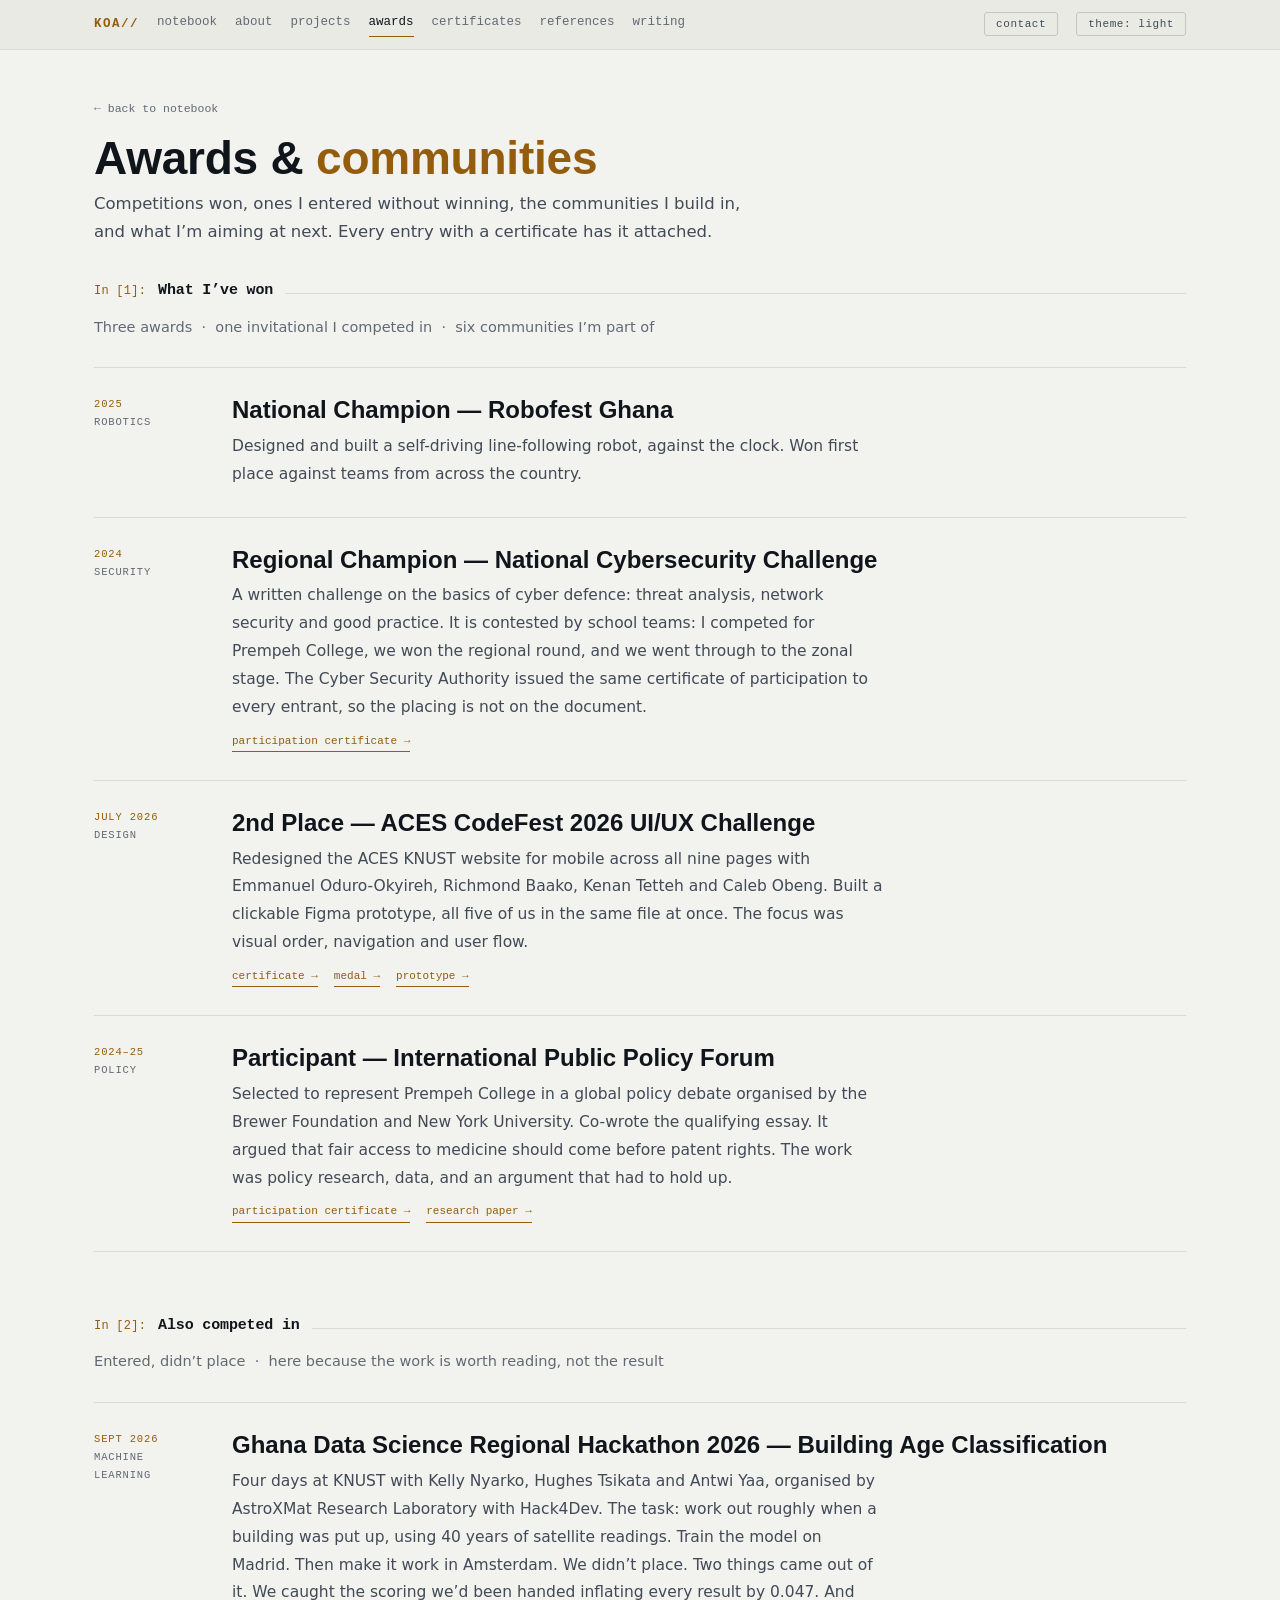
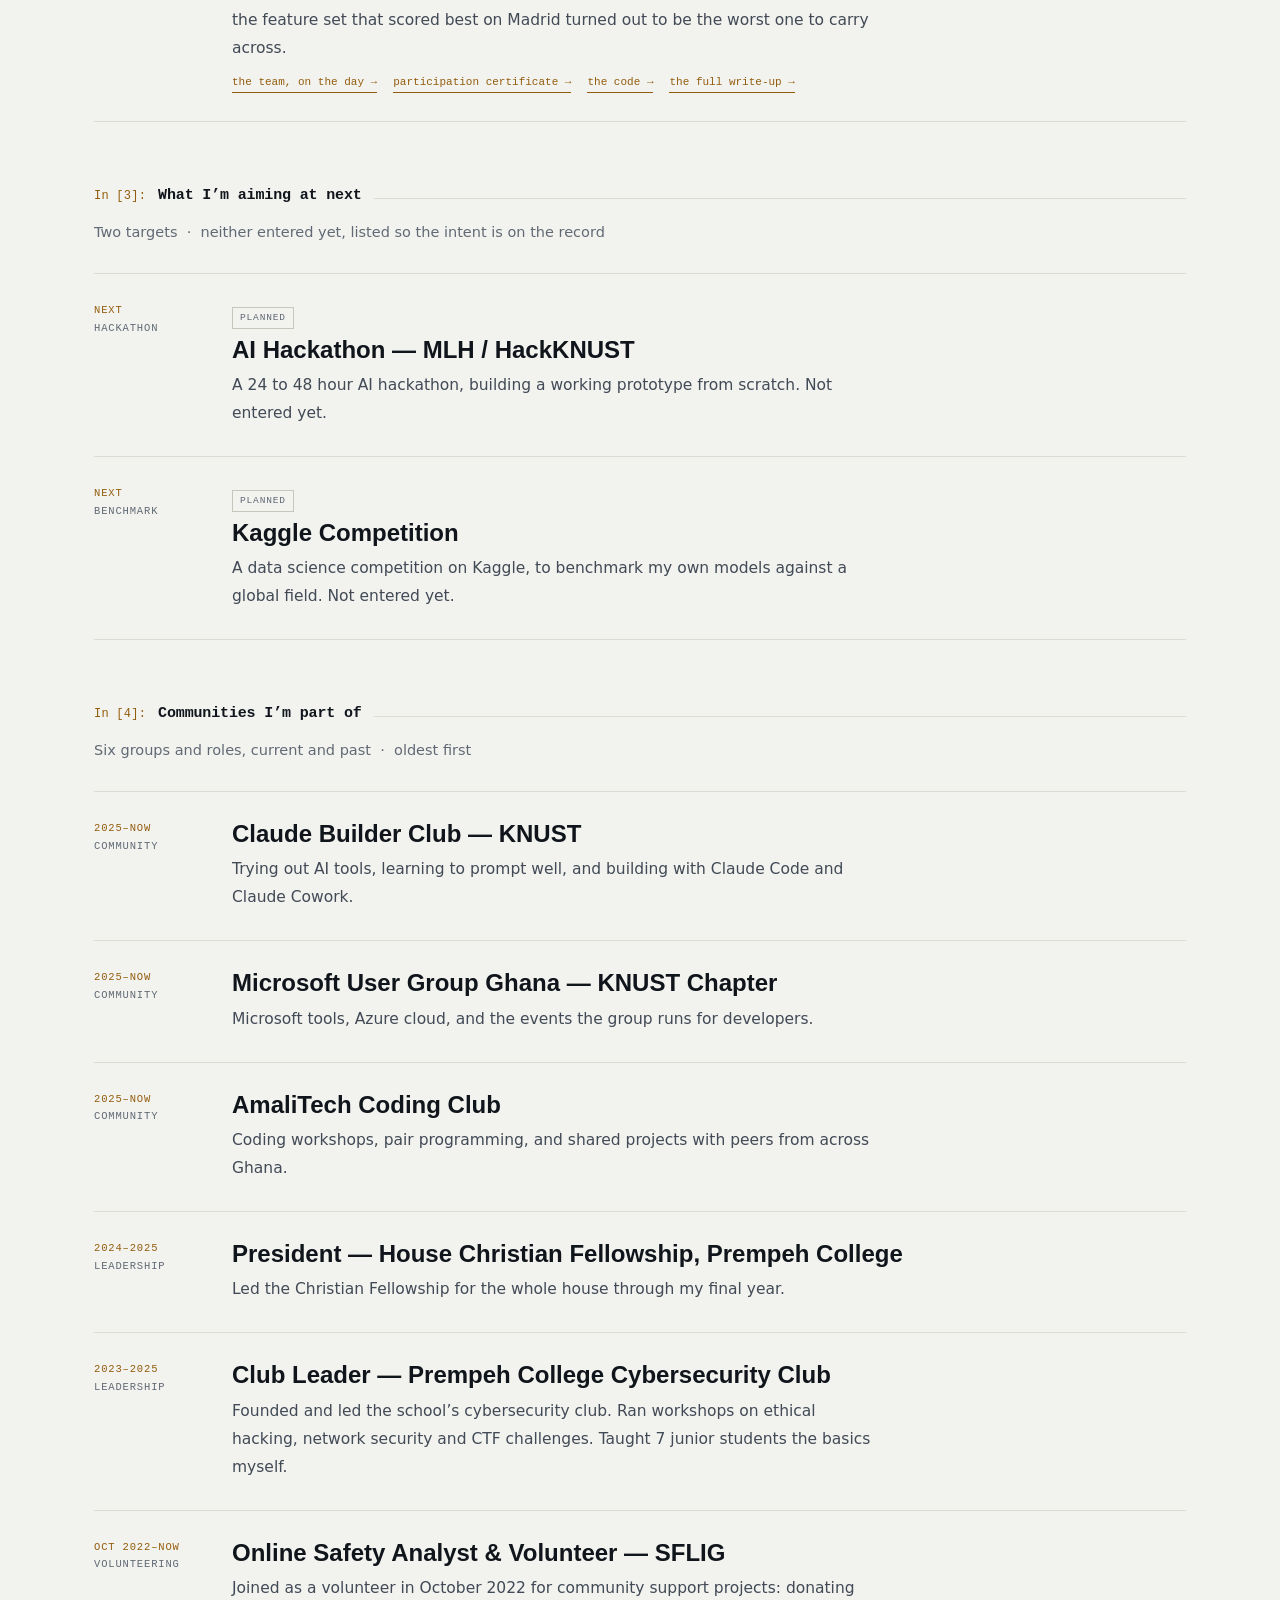
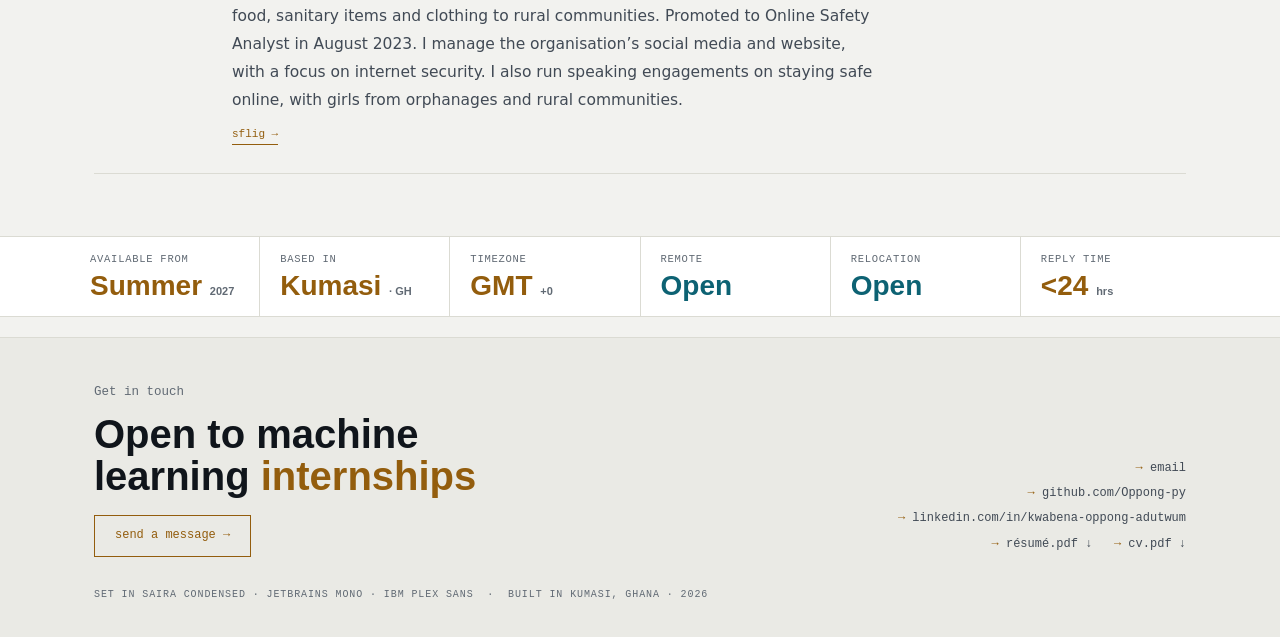
<file: achievements.html>
<!DOCTYPE html>
<html lang="en" data-theme="light">
<head>
<meta charset="UTF-8">
<meta name="viewport" content="width=device-width, initial-scale=1.0">
<meta http-equiv="Content-Security-Policy" content="default-src 'self'; base-uri 'self'; object-src 'none'; script-src 'self' 'sha256-2ElPHIPE8Q+Jko6kBx0FxSscNRR/ViGcCvGbqpuE5KE=' 'sha256-1/iwNmf+Tl4HtbsisiDGjjqU19Ra7FGwI+3F8dh04ck='; style-src 'self' 'unsafe-inline' https://fonts.googleapis.com; font-src 'self' https://fonts.gstatic.com; img-src 'self' data:; media-src 'self'; manifest-src 'self'; connect-src 'self'; form-action 'self' https://formspree.io; upgrade-insecure-requests">
<meta name="referrer" content="strict-origin-when-cross-origin">
<title>Awards | Kwabena Oppong Adutwum</title>
<meta name="description" content="Competitions won, communities built and milestones ahead. The full record for Kwabena Oppong Adutwum.">
<link rel="icon" href="assets/icons/favicon.ico" sizes="any">
<link rel="icon" type="image/png" sizes="32x32" href="assets/icons/favicon-32.png">
<link rel="icon" type="image/png" sizes="16x16" href="assets/icons/favicon-16.png">
<link rel="icon" type="image/png" sizes="48x48" href="assets/icons/favicon-48.png">
<link rel="apple-touch-icon" href="assets/icons/apple-touch-icon.png">
<link rel="manifest" href="site.webmanifest">
<meta name="theme-color" content="#935D0D">
<link rel="canonical" href="https://oppong-py.github.io/achievements.html">
<meta property="og:url" content="https://oppong-py.github.io/achievements.html">
<meta property="og:title" content="Awards | Kwabena Oppong Adutwum">
<meta property="og:description" content="Competitions won, communities built and milestones ahead. The full record for Kwabena Oppong Adutwum.">
<meta property="og:type" content="website">
<meta property="og:image" content="https://oppong-py.github.io/assets/images/og/default.png">
<meta name="twitter:card" content="summary_large_image">
<script>(function(){var r=document.documentElement;
try{var t=localStorage.getItem('koa-theme');
if(t==='dark'||t==='light')r.setAttribute('data-theme',t);}catch(e){}
/* Page-transition bootstrap. The hidden start state is applied ONLY once this
   script has run, so with JS off the site is simply always visible. */
try{if(!matchMedia('(prefers-reduced-motion: reduce)').matches){
  r.className+=' js-fx';
  var show=function(){if(r.className.indexOf('is-ready')<0)r.className+=' is-ready';};
  if(document.readyState!=='loading')requestAnimationFrame(show);
  else document.addEventListener('DOMContentLoaded',function(){requestAnimationFrame(show);});
  setTimeout(show,1200);                       /* failsafe: never stay blank */
}}catch(e){r.className+=' is-ready';}})();</script>
<link rel="preconnect" href="https://fonts.googleapis.com">
<link rel="preconnect" href="https://fonts.gstatic.com" crossorigin>
<link href="https://fonts.googleapis.com/css2?family=Saira+Condensed:wght@500;600;700&family=JetBrains+Mono:wght@400;500;700&family=IBM+Plex+Sans:wght@400;500;600&display=swap" rel="stylesheet">
<script type="application/ld+json">
{"@context":"https://schema.org","@graph":[{"@type":"Person","@id":"https://oppong-py.github.io/#person","name":"Kwabena Oppong Adutwum","alternateName":"Oppong","url":"https://oppong-py.github.io/","jobTitle":"Computer Science Student","description":"Computer Science undergraduate at KNUST, Kumasi, working in applied machine learning after a route through robotics and cybersecurity.","image":"https://oppong-py.github.io/assets/images/portrait-v2.webp","email":"oppongkwabena1777dev@gmail.com","nationality":{"@type":"Country","name":"Ghana"},"address":{"@type":"PostalAddress","addressLocality":"Kumasi","addressCountry":"GH"},"sameAs":["https://github.com/Oppong-py","https://www.linkedin.com/in/kwabena-oppong-adutwum"],"alumniOf":{"@type":"HighSchool","name":"Prempeh College","address":{"@type":"PostalAddress","addressLocality":"Kumasi","addressCountry":"GH"}},"affiliation":{"@type":"CollegeOrUniversity","name":"Kwame Nkrumah University of Science and Technology","url":"https://www.knust.edu.gh"},"knowsLanguage":["en","fr"],"knowsAbout":["Machine Learning","Python","NumPy","pandas","scikit-learn","Matplotlib","Remote Sensing","Cross-Validation","Domain Adaptation","Robotics","PID Control","Cybersecurity","React Native"],"award":["National Champion, Robofest Ghana 2025","Regional Champion, National Cybersecurity Challenge 2024","2nd Place, ACES CodeFest 2026 UI/UX Challenge"]},{"@type":"WebSite","@id":"https://oppong-py.github.io/#website","url":"https://oppong-py.github.io/","name":"Kwabena Oppong Adutwum","inLanguage":"en","publisher":{"@id":"https://oppong-py.github.io/#person"}},{"@type":"BreadcrumbList","@id":"https://oppong-py.github.io/achievements.html#crumbs","itemListElement":[{"@type":"ListItem","position":1,"name":"Notebook","item":"https://oppong-py.github.io/"},{"@type":"ListItem","position":2,"name":"Awards & communities","item":"https://oppong-py.github.io/achievements.html"}]},{"@type":"CollectionPage","@id":"https://oppong-py.github.io/achievements.html#page","name":"Awards","description":"Competitions won, communities built and milestones ahead. The full record for Kwabena Oppong Adutwum.","url":"https://oppong-py.github.io/achievements.html","inLanguage":"en","isPartOf":{"@id":"https://oppong-py.github.io/#website"},"primaryImageOfPage":"https://oppong-py.github.io/assets/images/og/default.png","breadcrumb":{"@id":"https://oppong-py.github.io/achievements.html#crumbs"},"about":{"@id":"https://oppong-py.github.io/#person"}}]}
</script>
<link rel="stylesheet" href="styles.css">
</head>
<body>
<a href="#main" class="skip">Skip to content</a>
<nav aria-label="Main">
  <div class="wrap">
    <a href="index.html" class="id">KOA//</a>
    <div class="navlinks">
      <a href="index.html">notebook</a>
      <a href="about.html">about</a>
      <a href="projects.html">projects</a>
      <a href="achievements.html" class="on">awards</a>
      <a href="certifications.html">certificates</a>
      <a href="testimonials.html">references</a>
      <a href="writing.html">writing</a>
    </div>
    <a href="contact.html" class="tog ctc">contact</a>
    <button class="tog" id="themeToggle" type="button" aria-label="Switch colour theme">theme: light</button>
  </div>
</nav>
<main id="main">
<div class="wrap phead">
  <a class="back" href="index.html">&larr; back to notebook</a>
  <h1>Awards &amp; <em>communities</em></h1>
  <p class="sub">Competitions won, ones I entered without winning, the communities I build in, and what I&rsquo;m aiming at next. Every entry with a certificate has it attached.</p>
</div>

<section class="wrap" style="padding-top:26px">
  <div class="cell"><span class="in">In&nbsp;[1]:</span><h2>What I&rsquo;ve won</h2><span class="rule"></span></div>
  <div class="out">Three awards &nbsp;&middot;&nbsp; one invitational I competed in &nbsp;&middot;&nbsp; six communities I&rsquo;m part of</div>

  <div class="entries">
    <div class="entry">
      <div class="when">2025<span>Robotics</span></div>
      <div><h3>National Champion &mdash; Robofest Ghana</h3><p>Designed and built a self-driving line-following robot, against the clock. Won first place against teams from across the country.</p></div>
    </div>
    <div class="entry">
      <div class="when">2024<span>Security</span></div>
      <div><h3>Regional Champion &mdash; National Cybersecurity Challenge</h3><p>A written challenge on the basics of cyber defence: threat analysis, network security and good practice. It is contested by school teams: I competed for Prempeh College, we won the regional round, and we went through to the zonal stage. The Cyber Security Authority issued the same certificate of participation to every entrant, so the placing is not on the document.</p><div class="links"><a href="assets/docs/cybersecurity-certificate.pdf" data-preview="assets/docs/previews/cybersecurity-certificate.webp" data-title="National Cybersecurity Challenge &mdash; Certificate of Participation">participation certificate &rarr;</a></div></div>
    </div>
    <div class="entry">
      <div class="when">July 2026<span>Design</span></div>
      <div><h3>2nd Place &mdash; ACES CodeFest 2026 UI/UX Challenge</h3><p>Redesigned the ACES KNUST website for mobile across all nine pages with Emmanuel Oduro-Okyireh, Richmond Baako, Kenan Tetteh and Caleb Obeng. Built a clickable Figma prototype, all five of us in the same file at once. The focus was visual order, navigation and user flow.</p><div class="links"><a href="assets/docs/codefest-2026-certificate.pdf" data-title="2nd Place &mdash; ACES CodeFest 2026 UI/UX Challenge">certificate &rarr;</a><a href="assets/images/aces-medal.webp" data-title="2nd Place &mdash; ACES CodeFest 2026 UI/UX Challenge">medal &rarr;</a><a href="https://www.figma.com/proto/uZCkzk7lSsNmTTUwJMdSu9/Untitled?node-id=8-85&t=7QIixyMz9WWijsW7-1&starting-point-node-id=8%3A85" target=_blank rel=noopener>prototype &rarr;</a></div></div>
    </div>
    <div class="entry">
      <div class="when">2024&ndash;25<span>Policy</span></div>
      <div><h3>Participant &mdash; International Public Policy Forum</h3><p>Selected to represent Prempeh College in a global policy debate organised by the Brewer Foundation and New York University. Co-wrote the qualifying essay. It argued that fair access to medicine should come before patent rights. The work was policy research, data, and an argument that had to hold up.</p><div class="links"><a href="assets/docs/ippf-certificate.pdf" data-preview="assets/docs/previews/ippf-certificate.webp" data-title="Participant &mdash; International Public Policy Forum">participation certificate &rarr;</a><a href="assets/docs/IPPF_Documentation.pdf" data-doc data-title="Participant &mdash; International Public Policy Forum">research paper &rarr;</a></div></div>
    </div>
  </div>
</section>

<section class="wrap" style="padding-top:0">
  <div class="cell"><span class="in">In&nbsp;[2]:</span><h2>Also competed in</h2><span class="rule"></span></div>
  <div class="out">Entered, didn&rsquo;t place &nbsp;&middot;&nbsp; here because the work is worth reading, not the result</div>
  <div class="entries">
    <div class="entry">
      <div class="when">Sept 2026<span>Machine learning</span></div>
      <div><h3>Ghana Data Science Regional Hackathon 2026 &mdash; Building Age Classification</h3><p>Four days at KNUST with Kelly Nyarko, Hughes Tsikata and Antwi Yaa, organised by AstroXMat Research Laboratory with Hack4Dev. The task: work out roughly when a building was put up, using 40 years of satellite readings. Train the model on Madrid. Then make it work in Amsterdam. We didn&rsquo;t place. Two things came out of it. We caught the scoring we&rsquo;d been handed inflating every result by 0.047. And the feature set that scored best on Madrid turned out to be the worst one to carry across.</p><div class="links"><a href="assets/images/gds-team.webp" data-title="Ghana Data Science Regional Hackathon 2026 &mdash; Building Age Classification">the team, on the day &rarr;</a><a href="assets/docs/gds-hackathon-certificate.pdf" data-preview="assets/docs/previews/gds-hackathon-certificate.webp" data-title="Ghana Data Science Regional Hackathon 2026 &mdash; Building Age Classification">participation certificate &rarr;</a><a href="https://github.com/Oppong-py/gds-hackathon-2026-building-age" target=_blank rel=noopener>the code &rarr;</a><a href="projects.html">the full write-up &rarr;</a></div></div>
    </div>
  </div>
</section>

<section class="wrap" style="padding-top:0">
  <div class="cell"><span class="in">In&nbsp;[3]:</span><h2>What I&rsquo;m aiming at next</h2><span class="rule"></span></div>
  <div class="out">Two targets &nbsp;&middot;&nbsp; neither entered yet, listed so the intent is on the record</div>
  <div class="entries">
    <div class="entry">
      <div class="when">next<span>Hackathon</span></div>
      <div><span class="flag plan">PLANNED</span><h3>AI Hackathon &mdash; MLH / HackKNUST</h3><p>A 24 to 48 hour AI hackathon, building a working prototype from scratch. Not entered yet.</p></div>
    </div>
    <div class="entry">
      <div class="when">next<span>Benchmark</span></div>
      <div><span class="flag plan">PLANNED</span><h3>Kaggle Competition</h3><p>A data science competition on Kaggle, to benchmark my own models against a global field. Not entered yet.</p></div>
    </div>
  </div>
</section>

<section class="wrap" style="padding-top:0">
  <div class="cell"><span class="in">In&nbsp;[4]:</span><h2>Communities I&rsquo;m part of</h2><span class="rule"></span></div>
  <div class="out">Six groups and roles, current and past &nbsp;&middot;&nbsp; oldest first</div>
  <div class="entries">
    <div class="entry">
      <div class="when">2025&ndash;now<span>Community</span></div>
      <div><h3>Claude Builder Club &mdash; KNUST</h3><p>Trying out AI tools, learning to prompt well, and building with Claude Code and Claude Cowork.</p></div>
    </div>
    <div class="entry">
      <div class="when">2025&ndash;now<span>Community</span></div>
      <div><h3>Microsoft User Group Ghana &mdash; KNUST Chapter</h3><p>Microsoft tools, Azure cloud, and the events the group runs for developers.</p></div>
    </div>
    <div class="entry">
      <div class="when">2025&ndash;now<span>Community</span></div>
      <div><h3>AmaliTech Coding Club</h3><p>Coding workshops, pair programming, and shared projects with peers from across Ghana.</p></div>
    </div>
    <div class="entry">
      <div class="when">2024&ndash;2025<span>Leadership</span></div>
      <div><h3>President &mdash; House Christian Fellowship, Prempeh College</h3><p>Led the Christian Fellowship for the whole house through my final year.</p></div>
    </div>
    <div class="entry">
      <div class="when">2023&ndash;2025<span>Leadership</span></div>
      <div><h3>Club Leader &mdash; Prempeh College Cybersecurity Club</h3><p>Founded and led the school&rsquo;s cybersecurity club. Ran workshops on ethical hacking, network security and CTF challenges. Taught 7 junior students the basics myself.</p></div>
    </div>
    <div class="entry">
      <div class="when">Oct 2022&ndash;now<span>Volunteering</span></div>
      <div><h3>Online Safety Analyst &amp; Volunteer &mdash; SFLIG</h3><p>Joined as a volunteer in October 2022 for community support projects: donating food, sanitary items and clothing to rural communities. Promoted to Online Safety Analyst in August 2023. I manage the organisation&rsquo;s social media and website, with a focus on internet security. I also run speaking engagements on staying safe online, with girls from orphanages and rural communities.</p><div class="links"><a href="https://sfligvolunteers.org/" target=_blank rel=noopener>sflig &rarr;</a></div></div>
    </div>
  </div>
</section>

<div class="strip">
  <div class="wrap">
    <div class="c"><div class="l">Available from</div><div class="v">Summer <small>2027</small></div></div>
    <div class="c"><div class="l">Based in</div><div class="v">Kumasi <small>&middot; GH</small></div></div>
    <div class="c"><div class="l">Timezone</div><div class="v">GMT <small>+0</small></div></div>
    <div class="c"><div class="l">Remote</div><div class="v cool">Open</div></div>
    <div class="c"><div class="l">Relocation</div><div class="v cool">Open</div></div>
    <div class="c"><div class="l">Reply time</div><div class="v num">&lt;24 <small>hrs</small></div></div>
  </div>
</div>

</main>
<footer>
  <div class="wrap">
    <div class="top">
      <div>
        <div class="k">Get in touch</div>
        <h2>Open to machine<br>learning <em>internships</em></h2>
        <a class="fcta" href="contact.html">send a message &rarr;</a>
      </div>
      <div class="links">
        <a href="mailto:oppongkwabena1777dev@gmail.com"><i>&rarr;</i> email</a><br>
        <a href="https://github.com/Oppong-py" target="_blank" rel="noopener"><i>&rarr;</i> github.com/Oppong-py</a><br>
        <a href="https://www.linkedin.com/in/kwabena-oppong-adutwum" target="_blank" rel="noopener"><i>&rarr;</i> linkedin.com/in/kwabena-oppong-adutwum</a><br>
        <a href="assets/docs/resume.pdf" data-doc data-preview="assets/docs/previews/resume.webp" target="_blank" rel="noopener" data-title="R&eacute;sum&eacute;"><i>&rarr;</i> r&eacute;sum&eacute;.pdf</a>
        <a href="assets/docs/resume.pdf" data-doc data-preview="assets/docs/previews/resume.webp" download title="Download r&eacute;sum&eacute;" data-title="R&eacute;sum&eacute;">&darr;</a> &nbsp;
        <a href="assets/docs/cv.pdf" data-doc data-preview="assets/docs/previews/cv.webp" target="_blank" rel="noopener" data-title="Curriculum Vitae"><i>&rarr;</i> cv.pdf</a>
        <a href="assets/docs/cv.pdf" data-doc data-preview="assets/docs/previews/cv.webp" download title="Download CV" data-title="Curriculum Vitae">&darr;</a>
      </div>
    </div>
    <div class="colophon">SET IN SAIRA CONDENSED &middot; JETBRAINS MONO &middot; IBM PLEX SANS &nbsp;&middot;&nbsp; BUILT IN KUMASI, GHANA &middot; 2026</div>
  </div>
</footer>

<div class="vw" id="vw" hidden role="dialog" aria-modal="true" aria-labelledby="vwt">
  <div class="vwd">
    <div class="vwh">
      <div class="vwm"><div class="vwt" id="vwt"></div><div class="vwf" id="vwf"></div></div>
      <div class="vwa">
        <a id="vwdl" href="" download>download</a>
        <button class="vwx" id="vwx" type="button" aria-label="Close">&times;</button>
      </div>
    </div>
    <div class="vwb" id="vwb"></div>
  </div>
</div>

<script>
(function () {
  var root = document.documentElement, btn = document.getElementById('themeToggle');
  function save(v) { try { localStorage.setItem('koa-theme', v); } catch (e) {} }
  /* the theme was already applied by the inline script in <head>, so there is
     no flash of the wrong colours here — this only wires up the toggle. */
  function label(){ btn.textContent = 'theme: ' + (root.getAttribute('data-theme') || 'light'); }
  label();
  btn.addEventListener('click', function () {
    var next = root.getAttribute('data-theme') === 'dark' ? 'light' : 'dark';
    root.setAttribute('data-theme', next); save(next); label();
  });

  /* ---- viewer -------------------------------------------------------
     Certificates, photos and PDFs open in a window on top of the page
     instead of navigating away or spawning a tab. With JavaScript off
     every one of these is still a plain link and still works. */
  var vw   = document.getElementById('vw'),
      vwb  = document.getElementById('vwb'),
      vwt  = document.getElementById('vwt'),
      vwf  = document.getElementById('vwf'),
      vwdl = document.getElementById('vwdl'),
      lastFocus = null;

  var IMG = /\.(png|jpe?g|gif|webp|svg|avif)$/i, PDF = /\.pdf$/i;
  /* A PDF inside a frame is not rendered by iOS Safari and by most
     Android browsers: they show an empty box or silently offer a
     download. Below this width the link is left alone rather than
     opening a window that cannot draw its contents. */
  var FRAME_PDF = function(){ return window.innerWidth >= 760; };

  function vwClose(){
    if (vw.hidden) return;
    vw.hidden = true; vwb.textContent = ''; vwb.className = 'vwb'; vw.classList.remove('is-img');
    document.body.style.overflow = '';
    if (lastFocus && lastFocus.focus) lastFocus.focus();
    lastFocus = null;
  }

  function vwOpen(url, title, trigger, preview, isDoc){
    var file = url.split('/').pop();
    try { file = decodeURIComponent(file); } catch (e) {}
    lastFocus = trigger || null;
    vwt.textContent = title || file;
    vwf.textContent = file;
    vwdl.href = url;
    vwb.textContent = '';

    /* Text documents get the browser's real PDF viewer where it works, so
       the text stays selectable, searchable and printable. Certificates are
       pictures and are always shown as pictures. Below 760px nothing is
       framed, because mobile browsers do not render a PDF in a frame. */
    var isFrame = PDF.test(url) && FRAME_PDF() && (isDoc || !preview);
    if (isFrame) {
      var f = document.createElement('iframe');
      f.src = url + '#view=FitH';
      f.title = title || file;
      vwb.appendChild(f);
    } else {
      var i = document.createElement('img');
      i.src = preview || url; i.alt = title || file; i.decoding = 'async';
      vwb.appendChild(i);
    }
    /* Nothing in this window sends the reader anywhere else. A picture is
       already fully on screen and needs no control at all beyond close.
       A document keeps its download, which is also the way out if a
       browser refuses to draw the PDF. */
    vwdl.hidden = !isDoc;
    vw.classList.toggle('is-img', !isFrame);
    vwb.className = 'vwb' + (isFrame ? '' : ' can-zoom');
    vw.hidden = false;
    document.body.style.overflow = 'hidden';
    document.getElementById('vwx').focus();
  }

  /* One delegated handler covers every asset link on the page, including
     any added later, so no link can be forgotten. */
  document.addEventListener('click', function (e) {
    if (e.defaultPrevented || e.button !== 0) return;
    if (e.metaKey || e.ctrlKey || e.shiftKey || e.altKey) return;   /* let them open a tab on purpose */
    if (!vw.hidden && vw.contains(e.target)) return;   /* the window's own controls */
    var el = e.target.closest ? e.target.closest('[data-lb], a[href]') : null;
    if (!el) return;

    var url = el.getAttribute('data-lb') || el.getAttribute('href') || '';
    if (!url) return;
    if (el.hasAttribute('download')) return;
    var u; try { u = new URL(url, location.href); } catch (err) { return; }
    if (u.origin !== location.origin) return;
    var isImg = IMG.test(u.pathname), isPdf = PDF.test(u.pathname);
    if (!isImg && !isPdf) return;
    var preview = el.getAttribute('data-preview') || '';
    var isDoc   = el.hasAttribute('data-doc');
    /* A certificate is a picture, so it ships as one: it draws in every
       browser and on every phone, needs no plugin, and is a quarter of the
       weight. Text documents keep their PDF. */
    if (isPdf && !preview && !FRAME_PDF()) return;    /* phones: open it normally */

    e.preventDefault();
    vwOpen(u.pathname + u.search,
           el.getAttribute('data-title') || (el.getAttribute('alt') || '').trim() ||
           (el.textContent || '').replace(/[→↓←·]/g, '').trim(),
           el, preview, isDoc);
  });

  /* tap or click the picture to switch between fitting the window and
     twice its width; the container scrolls */
  vwb.addEventListener('click', function (e) {
    if (e.target.tagName !== 'IMG') return;
    vwb.classList.toggle('zoom');
  });

  document.getElementById('vwx').addEventListener('click', vwClose);
  vw.addEventListener('click', function (e) { if (e.target === vw) vwClose(); });

  document.addEventListener('keydown', function (e) {
    if (vw.hidden) return;
    if (e.key === 'Escape') { vwClose(); return; }
    if (e.key !== 'Tab') return;
    /* keep the keyboard inside the window while it is open */
    var f = vw.querySelectorAll('a[href]:not([hidden]), button:not([hidden])');
    if (!f.length) return;
    var first = f[0], last = f[f.length - 1];
    if (e.shiftKey && document.activeElement === first) { e.preventDefault(); last.focus(); }
    else if (!e.shiftKey && document.activeElement === last) { e.preventDefault(); first.focus(); }
  });

  /* the back button should dismiss the window, not leave the page */
  window.addEventListener('pageshow', vwClose);

  /* ---- page departure ----------------------------------------------
     Deliberately NOT the View Transitions API. That API is unsupported in
     Firefox and silently does nothing when anything is off, and "nothing"
     looks exactly like the bug. This runs in every browser, on every
     protocol, every time. */
  if (root.className.indexOf('js-fx') !== -1) {
    document.addEventListener('click', function (e) {
      if (e.defaultPrevented || e.button !== 0) return;
      if (e.metaKey || e.ctrlKey || e.shiftKey || e.altKey) return;
      var a = e.target.closest ? e.target.closest('a') : null;
      if (!a || !a.href) return;
      if (a.target && a.target !== '_self') return;      /* new-tab links */
      if (a.hasAttribute('download')) return;
      var href = a.getAttribute('href') || '';
      if (href.charAt(0) === '#' || /^(mailto|tel):/i.test(href)) return;
      var u; try { u = new URL(a.href, location.href); } catch (err) { return; }
      if (u.origin !== location.origin) return;          /* off-site */
      if (/\.(pdf|png|jpe?g|gif|webp|avif|svg|mp4|zip)$/i.test(u.pathname)) return;
      if (u.href === location.href) return;              /* same page */

      e.preventDefault();
      root.className += ' is-leaving';
      var gone = false;
      var go = function () { if (!gone) { gone = true; location.href = a.href; } };
      setTimeout(go, 100);                               /* matches the CSS */
    });
  }
  /* Warm the next page on hover. By the time a visitor has moved the
     pointer onto a link and pressed it (~200ms at minimum), the document
     is usually already fetched — so the exit fade is the only cost. */
  if (root.className.indexOf('js-fx') !== -1) {
    var warmed = {};
    var warm = function (e) {
      var a = e.target.closest ? e.target.closest('a') : null;
      if (!a || !a.href || (a.target && a.target !== '_self')) return;
      var u; try { u = new URL(a.href, location.href); } catch (err) { return; }
      if (u.origin !== location.origin || warmed[u.href]) return;
      if (!/\.html?$/i.test(u.pathname) && u.pathname !== '/') return;
      warmed[u.href] = 1;
      var l = document.createElement('link');
      l.rel = 'prefetch'; l.href = u.href;
      document.head.appendChild(l);
    };
    document.addEventListener('mouseover', warm, { passive: true });
    document.addEventListener('focusin', warm);
  }

  /* coming back via the back button restores a bfcached page mid-fade */
  window.addEventListener('pageshow', function () {
    root.className = root.className.replace(/\s*is-leaving/g, '');
  });

  /* show the confirmation banner when Formspree sends the visitor back */
  if (location.search.indexOf('sent=1') !== -1) {
    var s = document.getElementById('sent');
    if (s) { s.hidden = false; s.scrollIntoView({block:'center'}); }
  }

})();
</script>
</body>
</html>
</file>
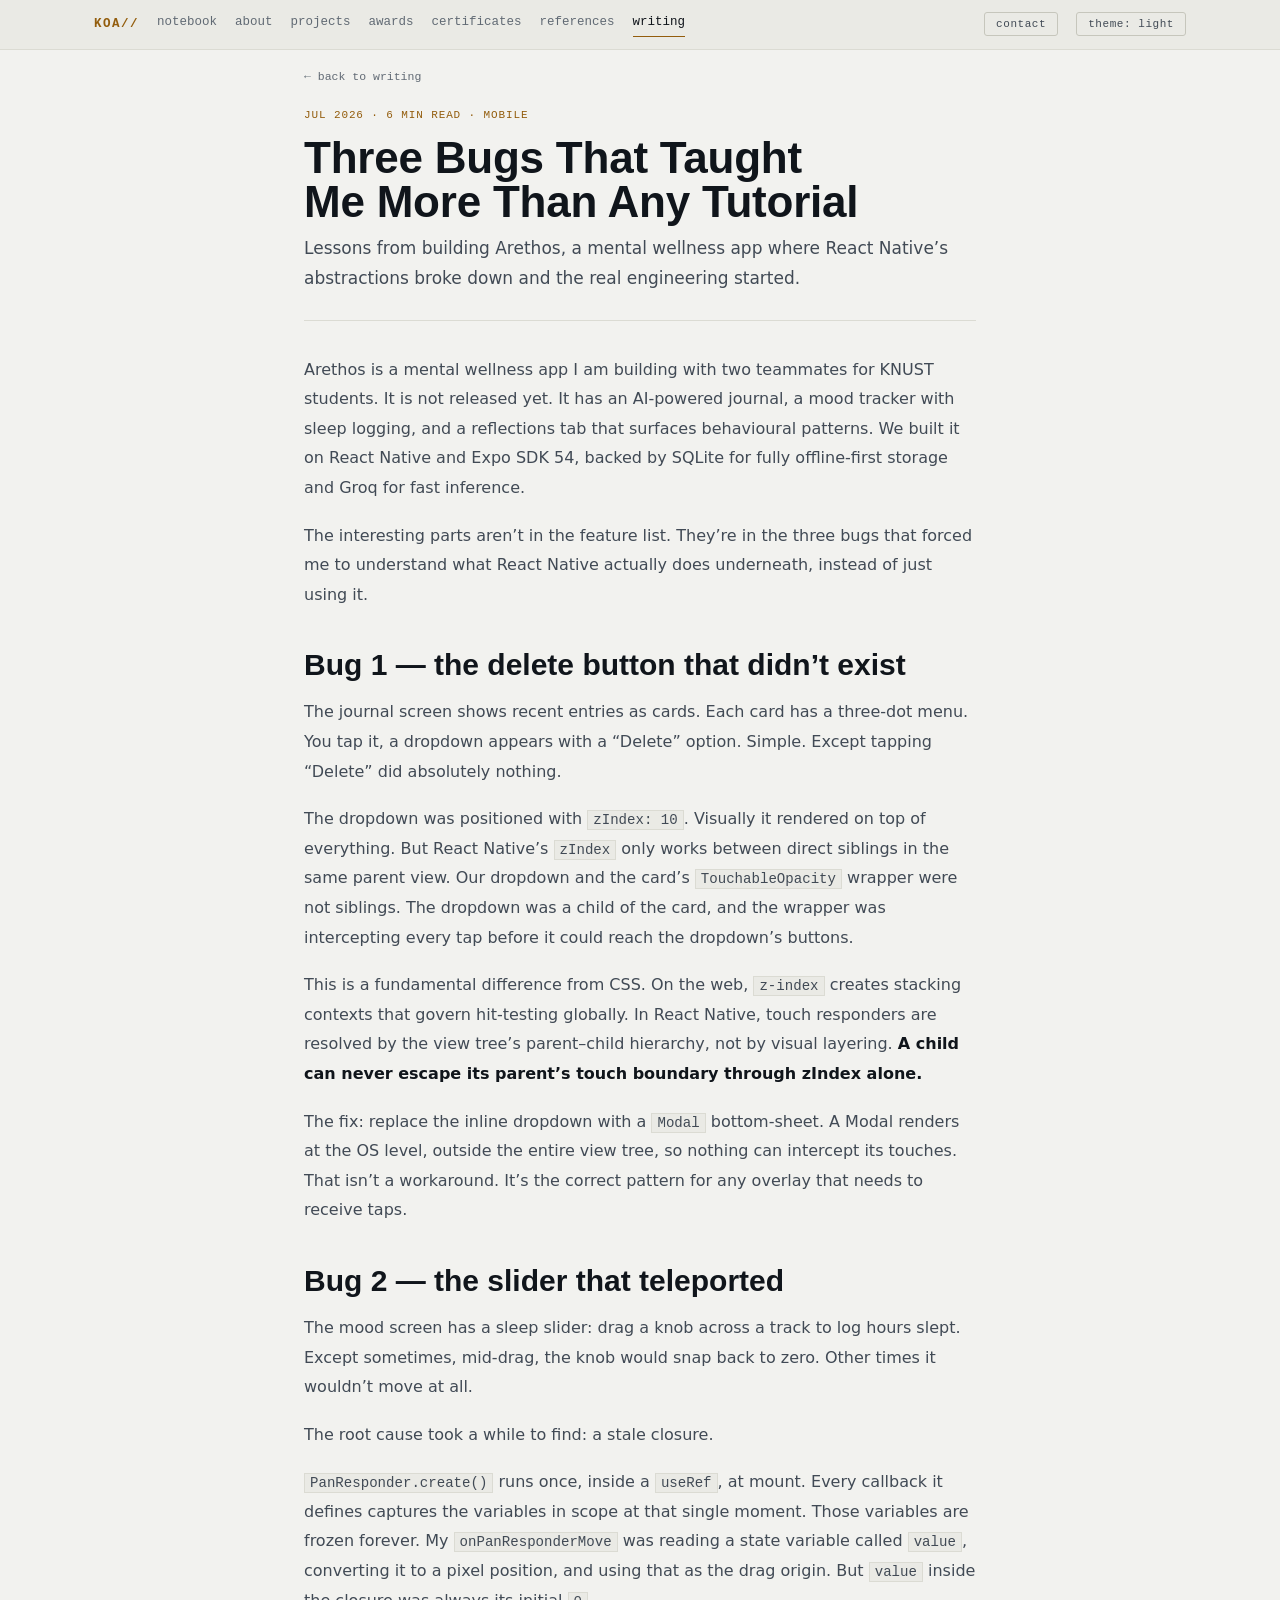
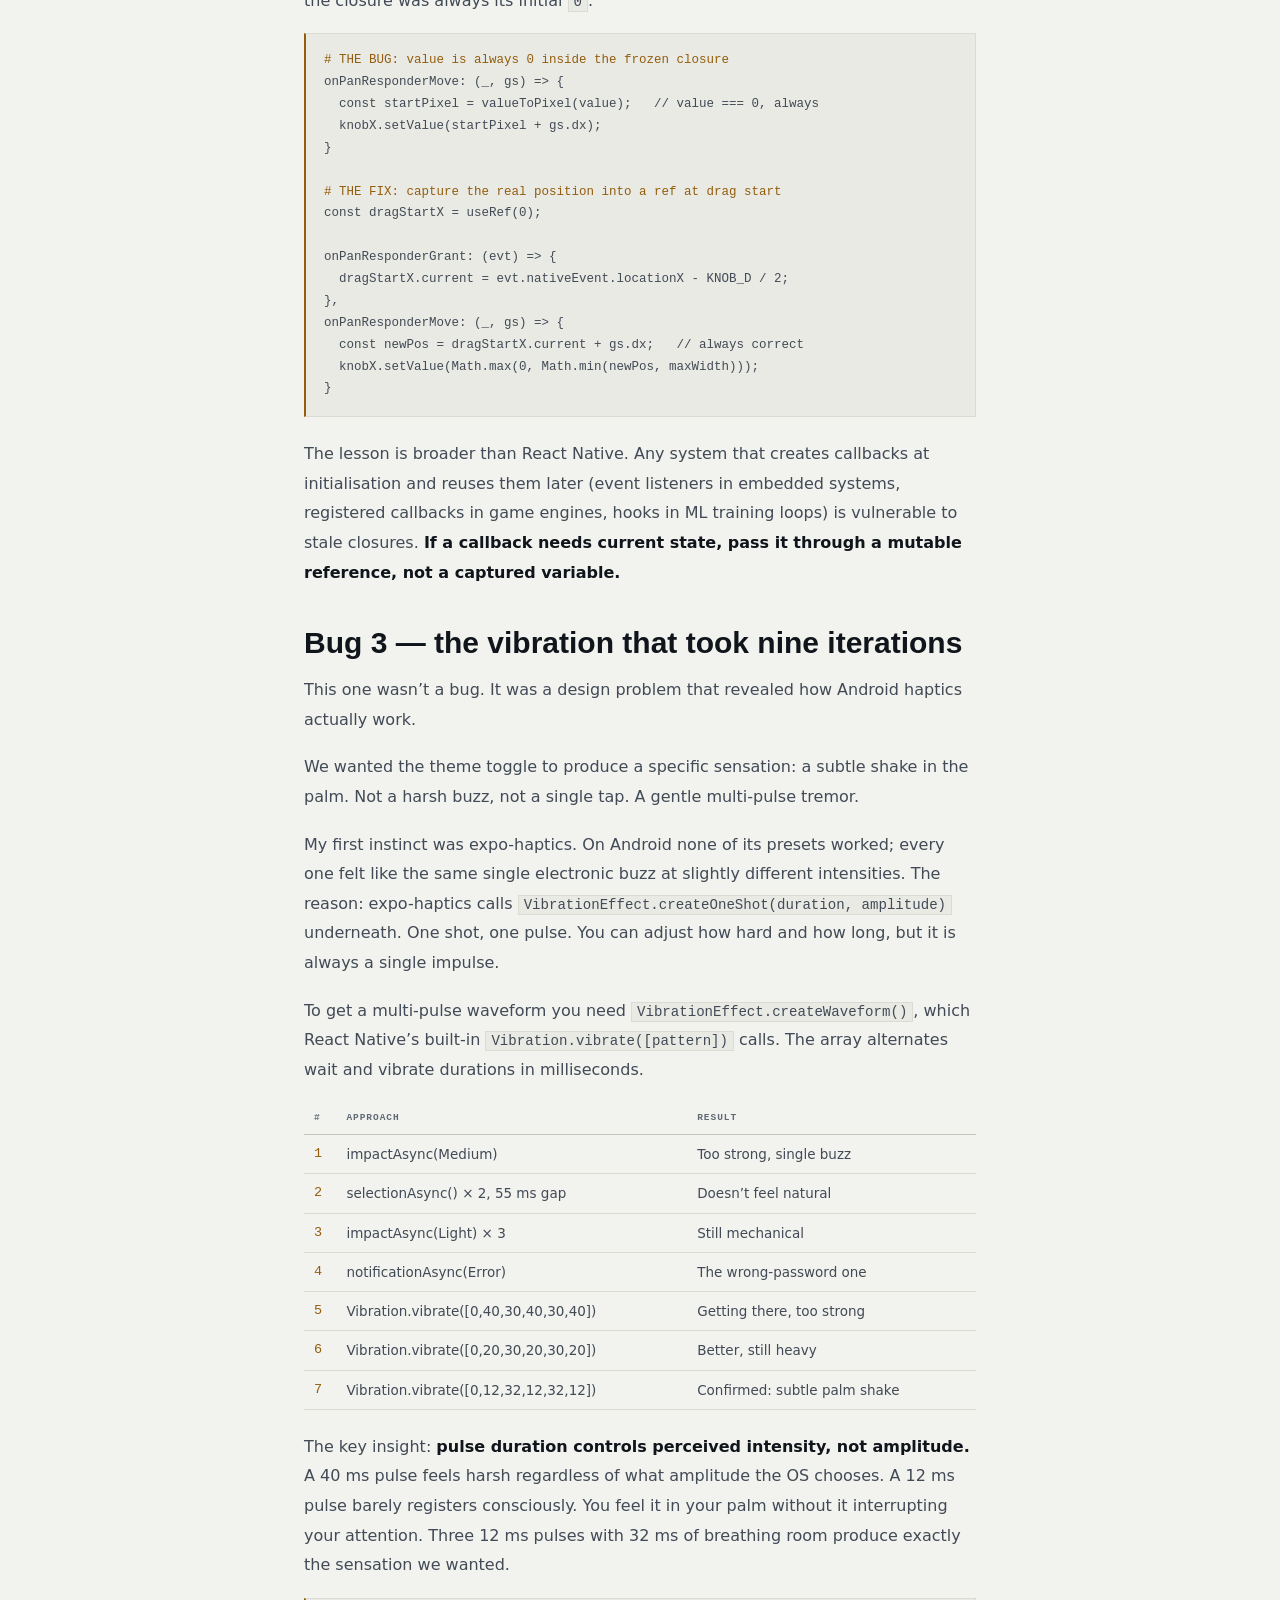
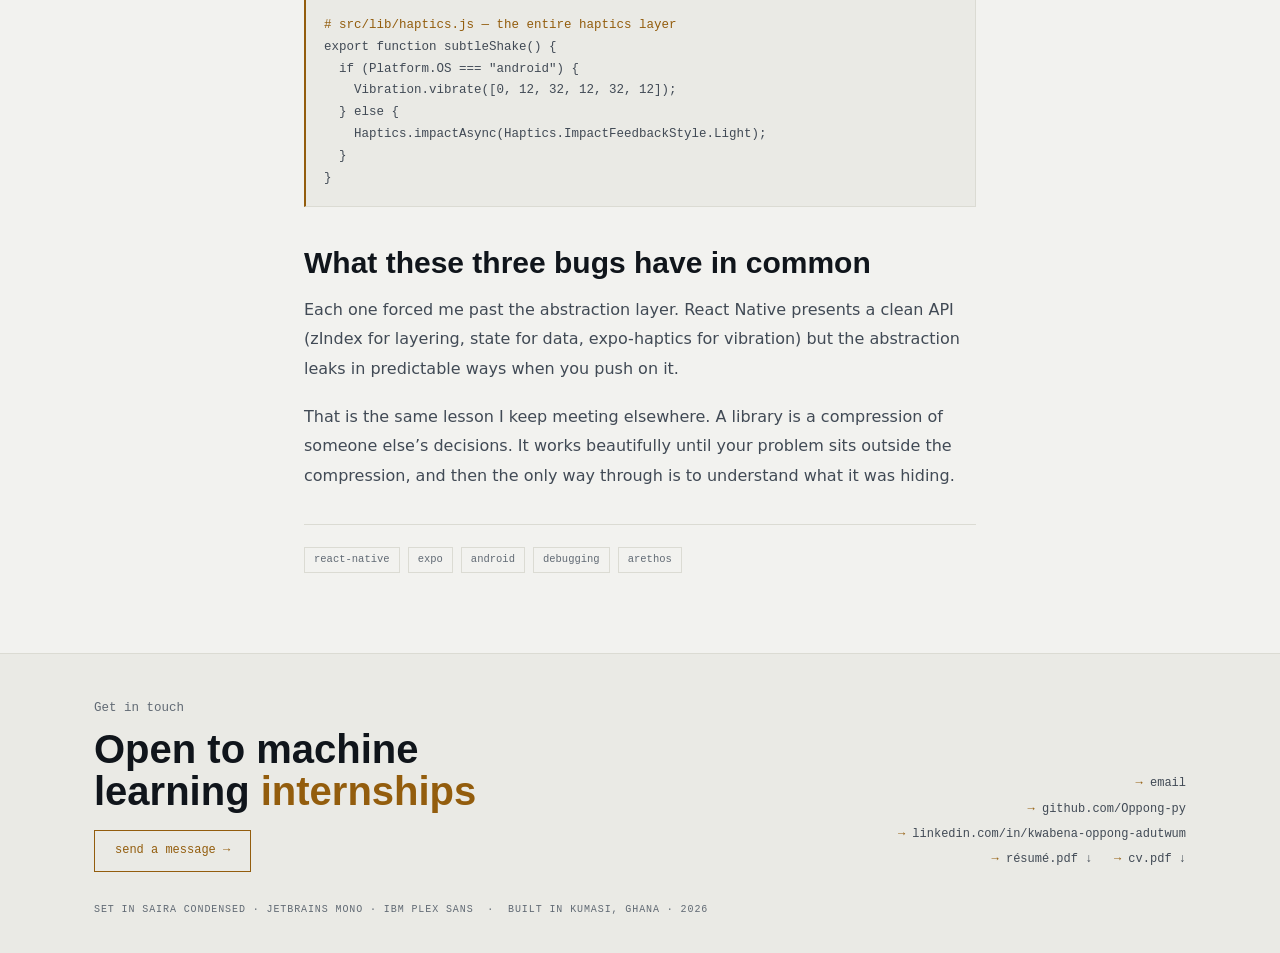
<file: blog-arethos-rn.html>
<!DOCTYPE html>
<html lang="en" data-theme="light">
<head>
<meta charset="UTF-8">
<meta name="viewport" content="width=device-width, initial-scale=1.0">
<meta http-equiv="Content-Security-Policy" content="default-src 'self'; base-uri 'self'; object-src 'none'; script-src 'self' 'sha256-2ElPHIPE8Q+Jko6kBx0FxSscNRR/ViGcCvGbqpuE5KE=' 'sha256-1/iwNmf+Tl4HtbsisiDGjjqU19Ra7FGwI+3F8dh04ck='; style-src 'self' 'unsafe-inline' https://fonts.googleapis.com; font-src 'self' https://fonts.gstatic.com; img-src 'self' data:; media-src 'self'; manifest-src 'self'; connect-src 'self'; form-action 'self' https://formspree.io; upgrade-insecure-requests">
<meta name="referrer" content="strict-origin-when-cross-origin">
<title>Three Bugs That Taught Me More Than Any Tutorial | Kwabena Oppong Adutwum</title>
<meta name="description" content="Three React Native bugs: zIndex hit-testing, a stale closure in PanResponder, and nine haptic iterations on Android.">
<link rel="icon" href="assets/icons/favicon.ico" sizes="any">
<link rel="icon" type="image/png" sizes="32x32" href="assets/icons/favicon-32.png">
<link rel="icon" type="image/png" sizes="16x16" href="assets/icons/favicon-16.png">
<link rel="icon" type="image/png" sizes="48x48" href="assets/icons/favicon-48.png">
<link rel="apple-touch-icon" href="assets/icons/apple-touch-icon.png">
<link rel="manifest" href="site.webmanifest">
<meta name="theme-color" content="#935D0D">
<link rel="canonical" href="https://oppong-py.github.io/blog-arethos-rn.html">
<meta property="og:url" content="https://oppong-py.github.io/blog-arethos-rn.html">
<meta property="og:title" content="Three Bugs That Taught Me More Than Any Tutorial | Kwabena Oppong Adutwum">
<meta property="og:description" content="Three React Native bugs: zIndex hit-testing, a stale closure in PanResponder, and nine haptic iterations on Android.">
<meta property="og:type" content="website">
<meta property="og:image" content="https://oppong-py.github.io/assets/images/og/default.png">
<meta name="twitter:card" content="summary_large_image">
<script>(function(){var r=document.documentElement;
try{var t=localStorage.getItem('koa-theme');
if(t==='dark'||t==='light')r.setAttribute('data-theme',t);}catch(e){}
/* Page-transition bootstrap. The hidden start state is applied ONLY once this
   script has run, so with JS off the site is simply always visible. */
try{if(!matchMedia('(prefers-reduced-motion: reduce)').matches){
  r.className+=' js-fx';
  var show=function(){if(r.className.indexOf('is-ready')<0)r.className+=' is-ready';};
  if(document.readyState!=='loading')requestAnimationFrame(show);
  else document.addEventListener('DOMContentLoaded',function(){requestAnimationFrame(show);});
  setTimeout(show,1200);                       /* failsafe: never stay blank */
}}catch(e){r.className+=' is-ready';}})();</script>
<link rel="preconnect" href="https://fonts.googleapis.com">
<link rel="preconnect" href="https://fonts.gstatic.com" crossorigin>
<link href="https://fonts.googleapis.com/css2?family=Saira+Condensed:wght@500;600;700&family=JetBrains+Mono:wght@400;500;700&family=IBM+Plex+Sans:wght@400;500;600&display=swap" rel="stylesheet">
<script type="application/ld+json">
{"@context":"https://schema.org","@graph":[{"@type":"Person","@id":"https://oppong-py.github.io/#person","name":"Kwabena Oppong Adutwum","alternateName":"Oppong","url":"https://oppong-py.github.io/","jobTitle":"Computer Science Student","description":"Computer Science undergraduate at KNUST, Kumasi, working in applied machine learning after a route through robotics and cybersecurity.","image":"https://oppong-py.github.io/assets/images/portrait-v2.webp","email":"oppongkwabena1777dev@gmail.com","nationality":{"@type":"Country","name":"Ghana"},"address":{"@type":"PostalAddress","addressLocality":"Kumasi","addressCountry":"GH"},"sameAs":["https://github.com/Oppong-py","https://www.linkedin.com/in/kwabena-oppong-adutwum"],"alumniOf":{"@type":"HighSchool","name":"Prempeh College","address":{"@type":"PostalAddress","addressLocality":"Kumasi","addressCountry":"GH"}},"affiliation":{"@type":"CollegeOrUniversity","name":"Kwame Nkrumah University of Science and Technology","url":"https://www.knust.edu.gh"},"knowsLanguage":["en","fr"],"knowsAbout":["Machine Learning","Python","NumPy","pandas","scikit-learn","Matplotlib","Remote Sensing","Cross-Validation","Domain Adaptation","Robotics","PID Control","Cybersecurity","React Native"],"award":["National Champion, Robofest Ghana 2025","Regional Champion, National Cybersecurity Challenge 2024","2nd Place, ACES CodeFest 2026 UI/UX Challenge"]},{"@type":"WebSite","@id":"https://oppong-py.github.io/#website","url":"https://oppong-py.github.io/","name":"Kwabena Oppong Adutwum","inLanguage":"en","publisher":{"@id":"https://oppong-py.github.io/#person"}},{"@type":"BreadcrumbList","@id":"https://oppong-py.github.io/blog-arethos-rn.html#crumbs","itemListElement":[{"@type":"ListItem","position":1,"name":"Notebook","item":"https://oppong-py.github.io/"},{"@type":"ListItem","position":2,"name":"Three React Native bugs","item":"https://oppong-py.github.io/blog-arethos-rn.html"}]},{"@type":"BlogPosting","@id":"https://oppong-py.github.io/blog-arethos-rn.html#post","headline":"Three Bugs That Taught Me More Than Any Tutorial","description":"Three React Native bugs: zIndex hit-testing, a stale closure in PanResponder, and nine haptic iterations on Android.","image":"https://oppong-py.github.io/assets/images/og/default.png","url":"https://oppong-py.github.io/blog-arethos-rn.html","datePublished":"2026-07","dateModified":"2026-07","inLanguage":"en","wordCount":980,"author":{"@id":"https://oppong-py.github.io/#person"},"publisher":{"@id":"https://oppong-py.github.io/#person"},"mainEntityOfPage":{"@type":"WebPage","@id":"https://oppong-py.github.io/blog-arethos-rn.html"},"isPartOf":{"@id":"https://oppong-py.github.io/#website"}}]}
</script>
<link rel="stylesheet" href="styles.css">
</head>
<body>
<a href="#main" class="skip">Skip to content</a>
<nav aria-label="Main">
  <div class="wrap">
    <a href="index.html" class="id">KOA//</a>
    <div class="navlinks">
      <a href="index.html">notebook</a>
      <a href="about.html">about</a>
      <a href="projects.html">projects</a>
      <a href="achievements.html">awards</a>
      <a href="certifications.html">certificates</a>
      <a href="testimonials.html">references</a>
      <a href="writing.html" class="on">writing</a>
    </div>
    <a href="contact.html" class="tog ctc">contact</a>
    <button class="tog" id="themeToggle" type="button" aria-label="Switch colour theme">theme: light</button>
  </div>
</nav>

<main id="main">
<article class="article">
  <a class="back" href="writing.html" style="font-family:var(--m);font-size:11.5px;color:var(--dim);text-decoration:none">&larr; back to writing</a>
  <div class="meta" style="margin-top:18px">JUL 2026 &middot; 6 MIN READ &middot; MOBILE</div>
  <h1>Three Bugs That Taught Me More Than Any Tutorial</h1>
  <p class="standfirst">Lessons from building Arethos, a mental wellness app where React Native&rsquo;s abstractions broke down and the real engineering started.</p>

  <p>Arethos is a mental wellness app I am building with two teammates for KNUST students. It is not released yet. It has an AI-powered journal, a mood tracker with sleep logging, and a reflections tab that surfaces behavioural patterns. We built it on React Native and Expo SDK 54, backed by SQLite for fully offline-first storage and Groq for fast inference.</p>
  <p>The interesting parts aren&rsquo;t in the feature list. They&rsquo;re in the three bugs that forced me to understand what React Native actually does underneath, instead of just using it.</p>

  <h2>Bug 1 &mdash; the delete button that didn&rsquo;t exist</h2>
  <p>The journal screen shows recent entries as cards. Each card has a three-dot menu. You tap it, a dropdown appears with a &ldquo;Delete&rdquo; option. Simple. Except tapping &ldquo;Delete&rdquo; did absolutely nothing.</p>
  <p>The dropdown was positioned with <code>zIndex: 10</code>. Visually it rendered on top of everything. But React Native&rsquo;s <code>zIndex</code> only works between direct siblings in the same parent view. Our dropdown and the card&rsquo;s <code>TouchableOpacity</code> wrapper were not siblings. The dropdown was a child of the card, and the wrapper was intercepting every tap before it could reach the dropdown&rsquo;s buttons.</p>
  <p>This is a fundamental difference from CSS. On the web, <code>z-index</code> creates stacking contexts that govern hit-testing globally. In React Native, touch responders are resolved by the view tree&rsquo;s parent&ndash;child hierarchy, not by visual layering. <b>A child can never escape its parent&rsquo;s touch boundary through zIndex alone.</b></p>
  <p>The fix: replace the inline dropdown with a <code>Modal</code> bottom-sheet. A Modal renders at the OS level, outside the entire view tree, so nothing can intercept its touches. That isn&rsquo;t a workaround. It&rsquo;s the correct pattern for any overlay that needs to receive taps.</p>

  <h2>Bug 2 &mdash; the slider that teleported</h2>
  <p>The mood screen has a sleep slider: drag a knob across a track to log hours slept. Except sometimes, mid-drag, the knob would snap back to zero. Other times it wouldn&rsquo;t move at all.</p>
  <p>The root cause took a while to find: a stale closure.</p>
  <p><code>PanResponder.create()</code> runs once, inside a <code>useRef</code>, at mount. Every callback it defines captures the variables in scope at that single moment. Those variables are frozen forever. My <code>onPanResponderMove</code> was reading a state variable called <code>value</code>, converting it to a pixel position, and using that as the drag origin. But <code>value</code> inside the closure was always its initial <code>0</code>.</p>

  <pre><b># THE BUG: value is always 0 inside the frozen closure</b>
onPanResponderMove: (_, gs) =&gt; {
  const startPixel = valueToPixel(value);   // value === 0, always
  knobX.setValue(startPixel + gs.dx);
}

<b># THE FIX: capture the real position into a ref at drag start</b>
const dragStartX = useRef(0);

onPanResponderGrant: (evt) =&gt; {
  dragStartX.current = evt.nativeEvent.locationX - KNOB_D / 2;
},
onPanResponderMove: (_, gs) =&gt; {
  const newPos = dragStartX.current + gs.dx;   // always correct
  knobX.setValue(Math.max(0, Math.min(newPos, maxWidth)));
}</pre>

  <p>The lesson is broader than React Native. Any system that creates callbacks at initialisation and reuses them later (event listeners in embedded systems, registered callbacks in game engines, hooks in ML training loops) is vulnerable to stale closures. <b>If a callback needs current state, pass it through a mutable reference, not a captured variable.</b></p>

  <h2>Bug 3 &mdash; the vibration that took nine iterations</h2>
  <p>This one wasn&rsquo;t a bug. It was a design problem that revealed how Android haptics actually work.</p>
  <p>We wanted the theme toggle to produce a specific sensation: a subtle shake in the palm. Not a harsh buzz, not a single tap. A gentle multi-pulse tremor.</p>
  <p>My first instinct was expo-haptics. On Android none of its presets worked; every one felt like the same single electronic buzz at slightly different intensities. The reason: expo-haptics calls <code>VibrationEffect.createOneShot(duration, amplitude)</code> underneath. One shot, one pulse. You can adjust how hard and how long, but it is always a single impulse.</p>
  <p>To get a multi-pulse waveform you need <code>VibrationEffect.createWaveform()</code>, which React Native&rsquo;s built-in <code>Vibration.vibrate([pattern])</code> calls. The array alternates wait and vibrate durations in milliseconds.</p>

  <div class="tablewrap"><table>
    <thead><tr><th>#</th><th>Approach</th><th>Result</th></tr></thead>
    <tbody>
      <tr><td>1</td><td>impactAsync(Medium)</td><td>Too strong, single buzz</td></tr>
      <tr><td>2</td><td>selectionAsync() &times; 2, 55&nbsp;ms gap</td><td>Doesn&rsquo;t feel natural</td></tr>
      <tr><td>3</td><td>impactAsync(Light) &times; 3</td><td>Still mechanical</td></tr>
      <tr><td>4</td><td>notificationAsync(Error)</td><td>The wrong-password one</td></tr>
      <tr><td>5</td><td>Vibration.vibrate([0,40,30,40,30,40])</td><td>Getting there, too strong</td></tr>
      <tr><td>6</td><td>Vibration.vibrate([0,20,30,20,30,20])</td><td>Better, still heavy</td></tr>
      <tr><td>7</td><td>Vibration.vibrate([0,12,32,12,32,12])</td><td>Confirmed: subtle palm shake</td></tr>
    </tbody>
  </table></div>

  <p>The key insight: <b>pulse duration controls perceived intensity, not amplitude.</b> A 40&nbsp;ms pulse feels harsh regardless of what amplitude the OS chooses. A 12&nbsp;ms pulse barely registers consciously. You feel it in your palm without it interrupting your attention. Three 12&nbsp;ms pulses with 32&nbsp;ms of breathing room produce exactly the sensation we wanted.</p>

  <pre><b># src/lib/haptics.js — the entire haptics layer</b>
export function subtleShake() {
  if (Platform.OS === "android") {
    Vibration.vibrate([0, 12, 32, 12, 32, 12]);
  } else {
    Haptics.impactAsync(Haptics.ImpactFeedbackStyle.Light);
  }
}</pre>

  <h2>What these three bugs have in common</h2>
  <p>Each one forced me past the abstraction layer. React Native presents a clean API (zIndex for layering, state for data, expo-haptics for vibration) but the abstraction leaks in predictable ways when you push on it.</p>
  <p>That is the same lesson I keep meeting elsewhere. A library is a compression of someone else&rsquo;s decisions. It works beautifully until your problem sits outside the compression, and then the only way through is to understand what it was hiding.</p>

  <div class="tags"><span>react-native</span><span>expo</span><span>android</span><span>debugging</span><span>arethos</span></div>
</article>

</main>
<footer>
  <div class="wrap">
    <div class="top">
      <div>
        <div class="k">Get in touch</div>
        <h2>Open to machine<br>learning <em>internships</em></h2>
        <a class="fcta" href="contact.html">send a message &rarr;</a>
      </div>
      <div class="links">
        <a href="mailto:oppongkwabena1777dev@gmail.com"><i>&rarr;</i> email</a><br>
        <a href="https://github.com/Oppong-py" target="_blank" rel="noopener"><i>&rarr;</i> github.com/Oppong-py</a><br>
        <a href="https://www.linkedin.com/in/kwabena-oppong-adutwum" target="_blank" rel="noopener"><i>&rarr;</i> linkedin.com/in/kwabena-oppong-adutwum</a><br>
        <a href="assets/docs/resume.pdf" data-doc data-preview="assets/docs/previews/resume.webp" target="_blank" rel="noopener" data-title="R&eacute;sum&eacute;"><i>&rarr;</i> r&eacute;sum&eacute;.pdf</a>
        <a href="assets/docs/resume.pdf" data-doc data-preview="assets/docs/previews/resume.webp" download title="Download r&eacute;sum&eacute;" data-title="R&eacute;sum&eacute;">&darr;</a> &nbsp;
        <a href="assets/docs/cv.pdf" data-doc data-preview="assets/docs/previews/cv.webp" target="_blank" rel="noopener" data-title="Curriculum Vitae"><i>&rarr;</i> cv.pdf</a>
        <a href="assets/docs/cv.pdf" data-doc data-preview="assets/docs/previews/cv.webp" download title="Download CV" data-title="Curriculum Vitae">&darr;</a>
      </div>
    </div>
    <div class="colophon">SET IN SAIRA CONDENSED &middot; JETBRAINS MONO &middot; IBM PLEX SANS &nbsp;&middot;&nbsp; BUILT IN KUMASI, GHANA &middot; 2026</div>
  </div>
</footer>

<div class="vw" id="vw" hidden role="dialog" aria-modal="true" aria-labelledby="vwt">
  <div class="vwd">
    <div class="vwh">
      <div class="vwm"><div class="vwt" id="vwt"></div><div class="vwf" id="vwf"></div></div>
      <div class="vwa">
        <a id="vwdl" href="" download>download</a>
        <button class="vwx" id="vwx" type="button" aria-label="Close">&times;</button>
      </div>
    </div>
    <div class="vwb" id="vwb"></div>
  </div>
</div>

<script>
(function () {
  var root = document.documentElement, btn = document.getElementById('themeToggle');
  function save(v) { try { localStorage.setItem('koa-theme', v); } catch (e) {} }
  /* the theme was already applied by the inline script in <head>, so there is
     no flash of the wrong colours here — this only wires up the toggle. */
  function label(){ btn.textContent = 'theme: ' + (root.getAttribute('data-theme') || 'light'); }
  label();
  btn.addEventListener('click', function () {
    var next = root.getAttribute('data-theme') === 'dark' ? 'light' : 'dark';
    root.setAttribute('data-theme', next); save(next); label();
  });

  /* ---- viewer -------------------------------------------------------
     Certificates, photos and PDFs open in a window on top of the page
     instead of navigating away or spawning a tab. With JavaScript off
     every one of these is still a plain link and still works. */
  var vw   = document.getElementById('vw'),
      vwb  = document.getElementById('vwb'),
      vwt  = document.getElementById('vwt'),
      vwf  = document.getElementById('vwf'),
      vwdl = document.getElementById('vwdl'),
      lastFocus = null;

  var IMG = /\.(png|jpe?g|gif|webp|svg|avif)$/i, PDF = /\.pdf$/i;
  /* A PDF inside a frame is not rendered by iOS Safari and by most
     Android browsers: they show an empty box or silently offer a
     download. Below this width the link is left alone rather than
     opening a window that cannot draw its contents. */
  var FRAME_PDF = function(){ return window.innerWidth >= 760; };

  function vwClose(){
    if (vw.hidden) return;
    vw.hidden = true; vwb.textContent = ''; vwb.className = 'vwb'; vw.classList.remove('is-img');
    document.body.style.overflow = '';
    if (lastFocus && lastFocus.focus) lastFocus.focus();
    lastFocus = null;
  }

  function vwOpen(url, title, trigger, preview, isDoc){
    var file = url.split('/').pop();
    try { file = decodeURIComponent(file); } catch (e) {}
    lastFocus = trigger || null;
    vwt.textContent = title || file;
    vwf.textContent = file;
    vwdl.href = url;
    vwb.textContent = '';

    /* Text documents get the browser's real PDF viewer where it works, so
       the text stays selectable, searchable and printable. Certificates are
       pictures and are always shown as pictures. Below 760px nothing is
       framed, because mobile browsers do not render a PDF in a frame. */
    var isFrame = PDF.test(url) && FRAME_PDF() && (isDoc || !preview);
    if (isFrame) {
      var f = document.createElement('iframe');
      f.src = url + '#view=FitH';
      f.title = title || file;
      vwb.appendChild(f);
    } else {
      var i = document.createElement('img');
      i.src = preview || url; i.alt = title || file; i.decoding = 'async';
      vwb.appendChild(i);
    }
    /* Nothing in this window sends the reader anywhere else. A picture is
       already fully on screen and needs no control at all beyond close.
       A document keeps its download, which is also the way out if a
       browser refuses to draw the PDF. */
    vwdl.hidden = !isDoc;
    vw.classList.toggle('is-img', !isFrame);
    vwb.className = 'vwb' + (isFrame ? '' : ' can-zoom');
    vw.hidden = false;
    document.body.style.overflow = 'hidden';
    document.getElementById('vwx').focus();
  }

  /* One delegated handler covers every asset link on the page, including
     any added later, so no link can be forgotten. */
  document.addEventListener('click', function (e) {
    if (e.defaultPrevented || e.button !== 0) return;
    if (e.metaKey || e.ctrlKey || e.shiftKey || e.altKey) return;   /* let them open a tab on purpose */
    if (!vw.hidden && vw.contains(e.target)) return;   /* the window's own controls */
    var el = e.target.closest ? e.target.closest('[data-lb], a[href]') : null;
    if (!el) return;

    var url = el.getAttribute('data-lb') || el.getAttribute('href') || '';
    if (!url) return;
    if (el.hasAttribute('download')) return;
    var u; try { u = new URL(url, location.href); } catch (err) { return; }
    if (u.origin !== location.origin) return;
    var isImg = IMG.test(u.pathname), isPdf = PDF.test(u.pathname);
    if (!isImg && !isPdf) return;
    var preview = el.getAttribute('data-preview') || '';
    var isDoc   = el.hasAttribute('data-doc');
    /* A certificate is a picture, so it ships as one: it draws in every
       browser and on every phone, needs no plugin, and is a quarter of the
       weight. Text documents keep their PDF. */
    if (isPdf && !preview && !FRAME_PDF()) return;    /* phones: open it normally */

    e.preventDefault();
    vwOpen(u.pathname + u.search,
           el.getAttribute('data-title') || (el.getAttribute('alt') || '').trim() ||
           (el.textContent || '').replace(/[→↓←·]/g, '').trim(),
           el, preview, isDoc);
  });

  /* tap or click the picture to switch between fitting the window and
     twice its width; the container scrolls */
  vwb.addEventListener('click', function (e) {
    if (e.target.tagName !== 'IMG') return;
    vwb.classList.toggle('zoom');
  });

  document.getElementById('vwx').addEventListener('click', vwClose);
  vw.addEventListener('click', function (e) { if (e.target === vw) vwClose(); });

  document.addEventListener('keydown', function (e) {
    if (vw.hidden) return;
    if (e.key === 'Escape') { vwClose(); return; }
    if (e.key !== 'Tab') return;
    /* keep the keyboard inside the window while it is open */
    var f = vw.querySelectorAll('a[href]:not([hidden]), button:not([hidden])');
    if (!f.length) return;
    var first = f[0], last = f[f.length - 1];
    if (e.shiftKey && document.activeElement === first) { e.preventDefault(); last.focus(); }
    else if (!e.shiftKey && document.activeElement === last) { e.preventDefault(); first.focus(); }
  });

  /* the back button should dismiss the window, not leave the page */
  window.addEventListener('pageshow', vwClose);

  /* ---- page departure ----------------------------------------------
     Deliberately NOT the View Transitions API. That API is unsupported in
     Firefox and silently does nothing when anything is off, and "nothing"
     looks exactly like the bug. This runs in every browser, on every
     protocol, every time. */
  if (root.className.indexOf('js-fx') !== -1) {
    document.addEventListener('click', function (e) {
      if (e.defaultPrevented || e.button !== 0) return;
      if (e.metaKey || e.ctrlKey || e.shiftKey || e.altKey) return;
      var a = e.target.closest ? e.target.closest('a') : null;
      if (!a || !a.href) return;
      if (a.target && a.target !== '_self') return;      /* new-tab links */
      if (a.hasAttribute('download')) return;
      var href = a.getAttribute('href') || '';
      if (href.charAt(0) === '#' || /^(mailto|tel):/i.test(href)) return;
      var u; try { u = new URL(a.href, location.href); } catch (err) { return; }
      if (u.origin !== location.origin) return;          /* off-site */
      if (/\.(pdf|png|jpe?g|gif|webp|avif|svg|mp4|zip)$/i.test(u.pathname)) return;
      if (u.href === location.href) return;              /* same page */

      e.preventDefault();
      root.className += ' is-leaving';
      var gone = false;
      var go = function () { if (!gone) { gone = true; location.href = a.href; } };
      setTimeout(go, 100);                               /* matches the CSS */
    });
  }
  /* Warm the next page on hover. By the time a visitor has moved the
     pointer onto a link and pressed it (~200ms at minimum), the document
     is usually already fetched — so the exit fade is the only cost. */
  if (root.className.indexOf('js-fx') !== -1) {
    var warmed = {};
    var warm = function (e) {
      var a = e.target.closest ? e.target.closest('a') : null;
      if (!a || !a.href || (a.target && a.target !== '_self')) return;
      var u; try { u = new URL(a.href, location.href); } catch (err) { return; }
      if (u.origin !== location.origin || warmed[u.href]) return;
      if (!/\.html?$/i.test(u.pathname) && u.pathname !== '/') return;
      warmed[u.href] = 1;
      var l = document.createElement('link');
      l.rel = 'prefetch'; l.href = u.href;
      document.head.appendChild(l);
    };
    document.addEventListener('mouseover', warm, { passive: true });
    document.addEventListener('focusin', warm);
  }

  /* coming back via the back button restores a bfcached page mid-fade */
  window.addEventListener('pageshow', function () {
    root.className = root.className.replace(/\s*is-leaving/g, '');
  });

  /* show the confirmation banner when Formspree sends the visitor back */
  if (location.search.indexOf('sent=1') !== -1) {
    var s = document.getElementById('sent');
    if (s) { s.hidden = false; s.scrollIntoView({block:'center'}); }
  }

})();
</script>
</body>
</html>
</file>
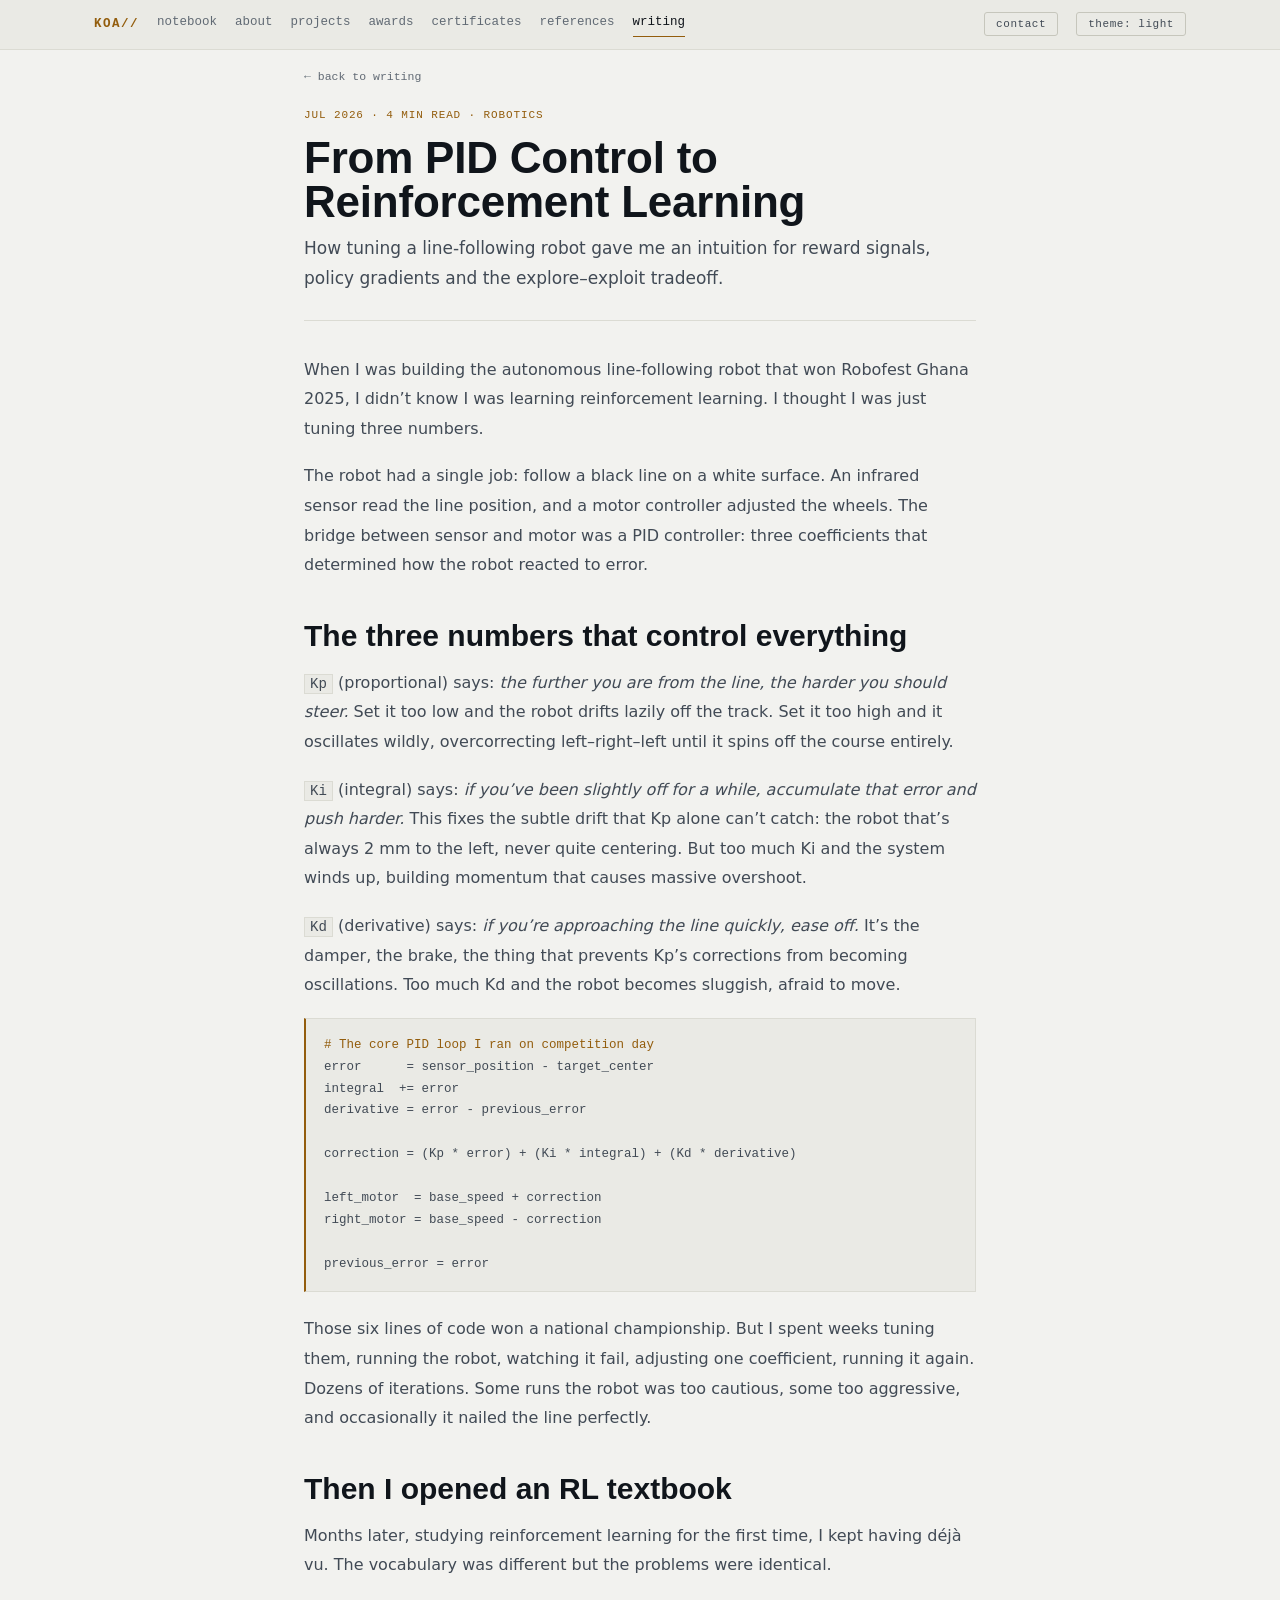
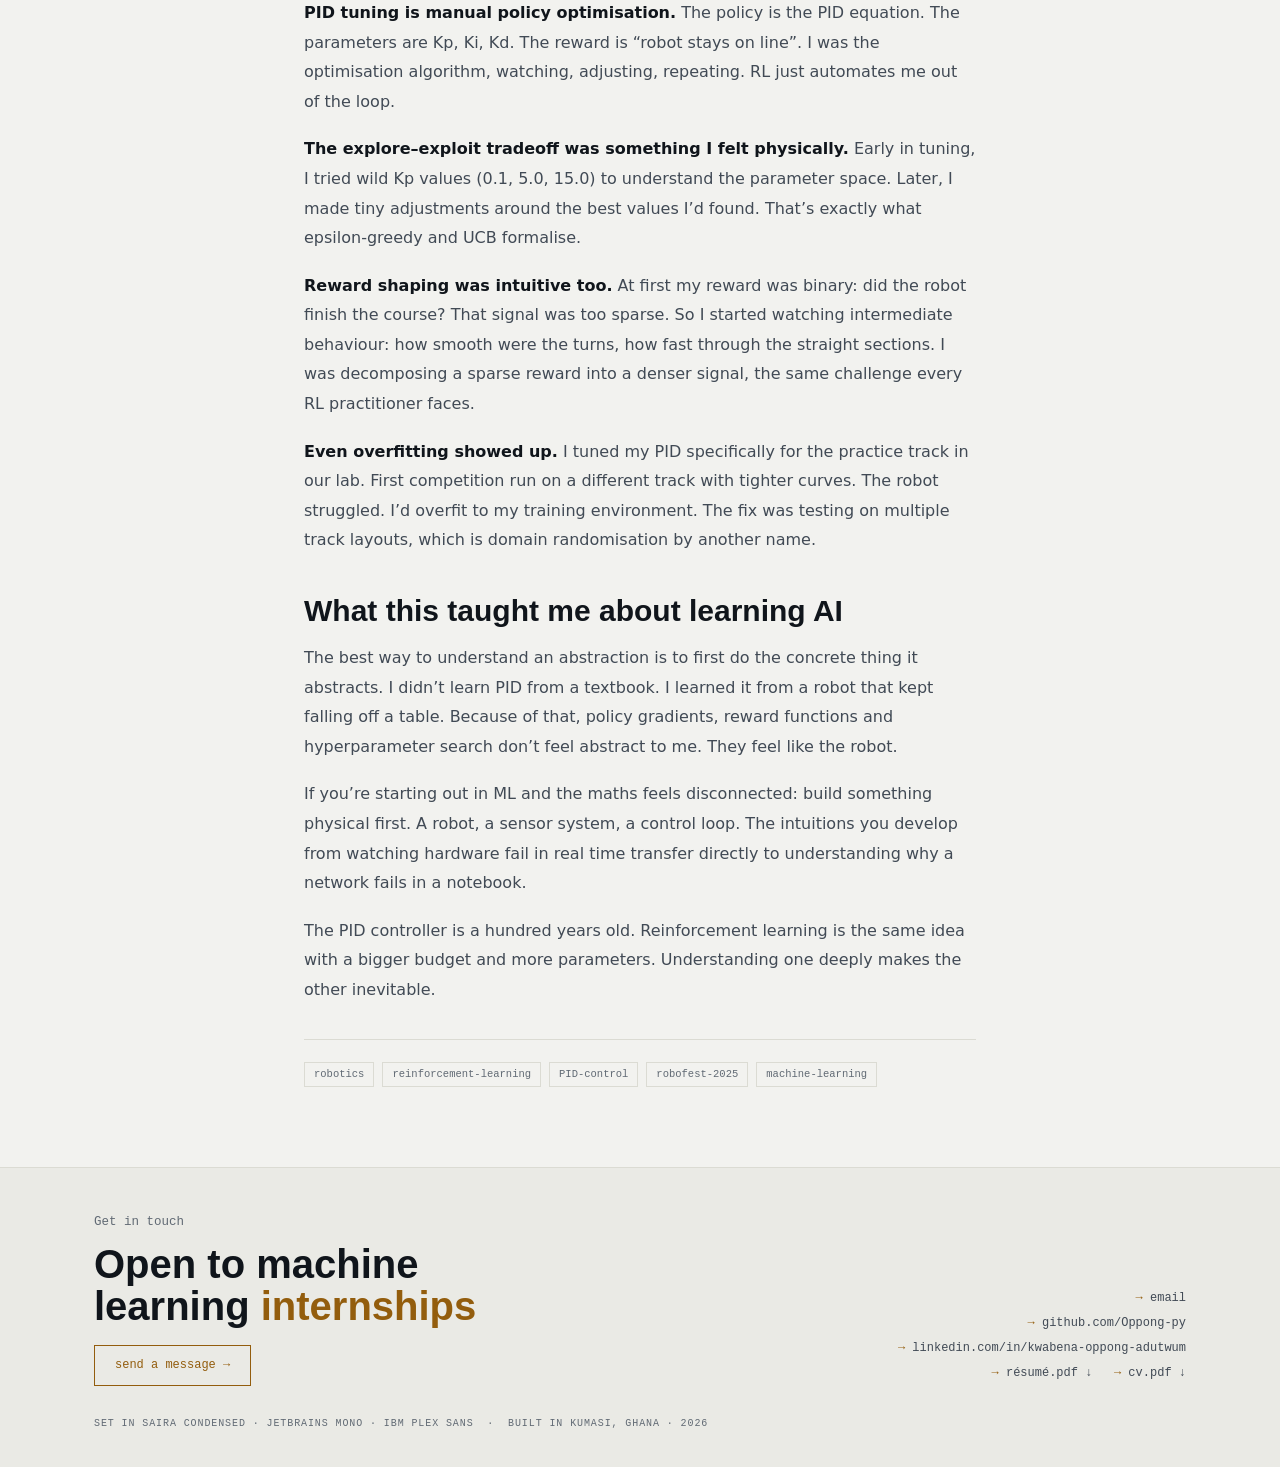
<file: blog-pid-to-rl.html>
<!DOCTYPE html>
<html lang="en" data-theme="light">
<head>
<meta charset="UTF-8">
<meta name="viewport" content="width=device-width, initial-scale=1.0">
<meta http-equiv="Content-Security-Policy" content="default-src 'self'; base-uri 'self'; object-src 'none'; script-src 'self' 'sha256-2ElPHIPE8Q+Jko6kBx0FxSscNRR/ViGcCvGbqpuE5KE=' 'sha256-1/iwNmf+Tl4HtbsisiDGjjqU19Ra7FGwI+3F8dh04ck='; style-src 'self' 'unsafe-inline' https://fonts.googleapis.com; font-src 'self' https://fonts.gstatic.com; img-src 'self' data:; media-src 'self'; manifest-src 'self'; connect-src 'self'; form-action 'self' https://formspree.io; upgrade-insecure-requests">
<meta name="referrer" content="strict-origin-when-cross-origin">
<title>From PID Control to Reinforcement Learning | Kwabena Oppong Adutwum</title>
<meta name="description" content="How tuning Kp, Ki and Kd on a line-following robot gave Kwabena Oppong Adutwum an intuition for reinforcement learning.">
<link rel="icon" href="assets/icons/favicon.ico" sizes="any">
<link rel="icon" type="image/png" sizes="32x32" href="assets/icons/favicon-32.png">
<link rel="icon" type="image/png" sizes="16x16" href="assets/icons/favicon-16.png">
<link rel="icon" type="image/png" sizes="48x48" href="assets/icons/favicon-48.png">
<link rel="apple-touch-icon" href="assets/icons/apple-touch-icon.png">
<link rel="manifest" href="site.webmanifest">
<meta name="theme-color" content="#935D0D">
<link rel="canonical" href="https://oppong-py.github.io/blog-pid-to-rl.html">
<meta property="og:url" content="https://oppong-py.github.io/blog-pid-to-rl.html">
<meta property="og:title" content="From PID Control to Reinforcement Learning | Kwabena Oppong Adutwum">
<meta property="og:description" content="How tuning Kp, Ki and Kd on a line-following robot gave Kwabena Oppong Adutwum an intuition for reinforcement learning.">
<meta property="og:type" content="website">
<meta property="og:image" content="https://oppong-py.github.io/assets/images/og/default.png">
<meta name="twitter:card" content="summary_large_image">
<script>(function(){var r=document.documentElement;
try{var t=localStorage.getItem('koa-theme');
if(t==='dark'||t==='light')r.setAttribute('data-theme',t);}catch(e){}
/* Page-transition bootstrap. The hidden start state is applied ONLY once this
   script has run, so with JS off the site is simply always visible. */
try{if(!matchMedia('(prefers-reduced-motion: reduce)').matches){
  r.className+=' js-fx';
  var show=function(){if(r.className.indexOf('is-ready')<0)r.className+=' is-ready';};
  if(document.readyState!=='loading')requestAnimationFrame(show);
  else document.addEventListener('DOMContentLoaded',function(){requestAnimationFrame(show);});
  setTimeout(show,1200);                       /* failsafe: never stay blank */
}}catch(e){r.className+=' is-ready';}})();</script>
<link rel="preconnect" href="https://fonts.googleapis.com">
<link rel="preconnect" href="https://fonts.gstatic.com" crossorigin>
<link href="https://fonts.googleapis.com/css2?family=Saira+Condensed:wght@500;600;700&family=JetBrains+Mono:wght@400;500;700&family=IBM+Plex+Sans:wght@400;500;600&display=swap" rel="stylesheet">
<script type="application/ld+json">
{"@context":"https://schema.org","@graph":[{"@type":"Person","@id":"https://oppong-py.github.io/#person","name":"Kwabena Oppong Adutwum","alternateName":"Oppong","url":"https://oppong-py.github.io/","jobTitle":"Computer Science Student","description":"Computer Science undergraduate at KNUST, Kumasi, working in applied machine learning after a route through robotics and cybersecurity.","image":"https://oppong-py.github.io/assets/images/portrait-v2.webp","email":"oppongkwabena1777dev@gmail.com","nationality":{"@type":"Country","name":"Ghana"},"address":{"@type":"PostalAddress","addressLocality":"Kumasi","addressCountry":"GH"},"sameAs":["https://github.com/Oppong-py","https://www.linkedin.com/in/kwabena-oppong-adutwum"],"alumniOf":{"@type":"HighSchool","name":"Prempeh College","address":{"@type":"PostalAddress","addressLocality":"Kumasi","addressCountry":"GH"}},"affiliation":{"@type":"CollegeOrUniversity","name":"Kwame Nkrumah University of Science and Technology","url":"https://www.knust.edu.gh"},"knowsLanguage":["en","fr"],"knowsAbout":["Machine Learning","Python","NumPy","pandas","scikit-learn","Matplotlib","Remote Sensing","Cross-Validation","Domain Adaptation","Robotics","PID Control","Cybersecurity","React Native"],"award":["National Champion, Robofest Ghana 2025","Regional Champion, National Cybersecurity Challenge 2024","2nd Place, ACES CodeFest 2026 UI/UX Challenge"]},{"@type":"WebSite","@id":"https://oppong-py.github.io/#website","url":"https://oppong-py.github.io/","name":"Kwabena Oppong Adutwum","inLanguage":"en","publisher":{"@id":"https://oppong-py.github.io/#person"}},{"@type":"BreadcrumbList","@id":"https://oppong-py.github.io/blog-pid-to-rl.html#crumbs","itemListElement":[{"@type":"ListItem","position":1,"name":"Notebook","item":"https://oppong-py.github.io/"},{"@type":"ListItem","position":2,"name":"From PID to reinforcement learning","item":"https://oppong-py.github.io/blog-pid-to-rl.html"}]},{"@type":"BlogPosting","@id":"https://oppong-py.github.io/blog-pid-to-rl.html#post","headline":"From PID Control to Reinforcement Learning","description":"How tuning Kp, Ki and Kd on a line-following robot gave Kwabena Oppong Adutwum an intuition for reinforcement learning.","image":"https://oppong-py.github.io/assets/images/og/default.png","url":"https://oppong-py.github.io/blog-pid-to-rl.html","datePublished":"2026-07","dateModified":"2026-07","inLanguage":"en","wordCount":774,"author":{"@id":"https://oppong-py.github.io/#person"},"publisher":{"@id":"https://oppong-py.github.io/#person"},"mainEntityOfPage":{"@type":"WebPage","@id":"https://oppong-py.github.io/blog-pid-to-rl.html"},"isPartOf":{"@id":"https://oppong-py.github.io/#website"}}]}
</script>
<link rel="stylesheet" href="styles.css">
</head>
<body>
<a href="#main" class="skip">Skip to content</a>
<nav aria-label="Main">
  <div class="wrap">
    <a href="index.html" class="id">KOA//</a>
    <div class="navlinks">
      <a href="index.html">notebook</a>
      <a href="about.html">about</a>
      <a href="projects.html">projects</a>
      <a href="achievements.html">awards</a>
      <a href="certifications.html">certificates</a>
      <a href="testimonials.html">references</a>
      <a href="writing.html" class="on">writing</a>
    </div>
    <a href="contact.html" class="tog ctc">contact</a>
    <button class="tog" id="themeToggle" type="button" aria-label="Switch colour theme">theme: light</button>
  </div>
</nav>

<main id="main">
<article class="article">
  <a class="back" href="writing.html" style="font-family:var(--m);font-size:11.5px;color:var(--dim);text-decoration:none">&larr; back to writing</a>
  <div class="meta" style="margin-top:18px">JUL 2026 &middot; 4 MIN READ &middot; ROBOTICS</div>
  <h1>From PID Control to Reinforcement Learning</h1>
  <p class="standfirst">How tuning a line-following robot gave me an intuition for reward signals, policy gradients and the explore&ndash;exploit tradeoff.</p>

  <p>When I was building the autonomous line-following robot that won Robofest Ghana 2025, I didn&rsquo;t know I was learning reinforcement learning. I thought I was just tuning three numbers.</p>
  <p>The robot had a single job: follow a black line on a white surface. An infrared sensor read the line position, and a motor controller adjusted the wheels. The bridge between sensor and motor was a PID controller: three coefficients that determined how the robot reacted to error.</p>

  <h2>The three numbers that control everything</h2>
  <p><code>Kp</code> (proportional) says: <i>the further you are from the line, the harder you should steer.</i> Set it too low and the robot drifts lazily off the track. Set it too high and it oscillates wildly, overcorrecting left&ndash;right&ndash;left until it spins off the course entirely.</p>
  <p><code>Ki</code> (integral) says: <i>if you&rsquo;ve been slightly off for a while, accumulate that error and push harder.</i> This fixes the subtle drift that Kp alone can&rsquo;t catch: the robot that&rsquo;s always 2&nbsp;mm to the left, never quite centering. But too much Ki and the system winds up, building momentum that causes massive overshoot.</p>
  <p><code>Kd</code> (derivative) says: <i>if you&rsquo;re approaching the line quickly, ease off.</i> It&rsquo;s the damper, the brake, the thing that prevents Kp&rsquo;s corrections from becoming oscillations. Too much Kd and the robot becomes sluggish, afraid to move.</p>

  <pre><b># The core PID loop I ran on competition day</b>
error      = sensor_position - target_center
integral  += error
derivative = error - previous_error

correction = (Kp * error) + (Ki * integral) + (Kd * derivative)

left_motor  = base_speed + correction
right_motor = base_speed - correction

previous_error = error</pre>

  <p>Those six lines of code won a national championship. But I spent weeks tuning them, running the robot, watching it fail, adjusting one coefficient, running it again. Dozens of iterations. Some runs the robot was too cautious, some too aggressive, and occasionally it nailed the line perfectly.</p>

  <h2>Then I opened an RL textbook</h2>
  <p>Months later, studying reinforcement learning for the first time, I kept having d&eacute;j&agrave; vu. The vocabulary was different but the problems were identical.</p>
  <p><b>PID tuning is manual policy optimisation.</b> The policy is the PID equation. The parameters are Kp, Ki, Kd. The reward is &ldquo;robot stays on line&rdquo;. I was the optimisation algorithm, watching, adjusting, repeating. RL just automates me out of the loop.</p>
  <p><b>The explore&ndash;exploit tradeoff was something I felt physically.</b> Early in tuning, I tried wild Kp values (0.1, 5.0, 15.0) to understand the parameter space. Later, I made tiny adjustments around the best values I&rsquo;d found. That&rsquo;s exactly what epsilon-greedy and UCB formalise.</p>
  <p><b>Reward shaping was intuitive too.</b> At first my reward was binary: did the robot finish the course? That signal was too sparse. So I started watching intermediate behaviour: how smooth were the turns, how fast through the straight sections. I was decomposing a sparse reward into a denser signal, the same challenge every RL practitioner faces.</p>
  <p><b>Even overfitting showed up.</b> I tuned my PID specifically for the practice track in our lab. First competition run on a different track with tighter curves. The robot struggled. I&rsquo;d overfit to my training environment. The fix was testing on multiple track layouts, which is domain randomisation by another name.</p>

  <h2>What this taught me about learning AI</h2>
  <p>The best way to understand an abstraction is to first do the concrete thing it abstracts. I didn&rsquo;t learn PID from a textbook. I learned it from a robot that kept falling off a table. Because of that, policy gradients, reward functions and hyperparameter search don&rsquo;t feel abstract to me. They feel like the robot.</p>
  <p>If you&rsquo;re starting out in ML and the maths feels disconnected: build something physical first. A robot, a sensor system, a control loop. The intuitions you develop from watching hardware fail in real time transfer directly to understanding why a network fails in a notebook.</p>
  <p>The PID controller is a hundred years old. Reinforcement learning is the same idea with a bigger budget and more parameters. Understanding one deeply makes the other inevitable.</p>

  <div class="tags"><span>robotics</span><span>reinforcement-learning</span><span>PID-control</span><span>robofest-2025</span><span>machine-learning</span></div>
</article>

</main>
<footer>
  <div class="wrap">
    <div class="top">
      <div>
        <div class="k">Get in touch</div>
        <h2>Open to machine<br>learning <em>internships</em></h2>
        <a class="fcta" href="contact.html">send a message &rarr;</a>
      </div>
      <div class="links">
        <a href="mailto:oppongkwabena1777dev@gmail.com"><i>&rarr;</i> email</a><br>
        <a href="https://github.com/Oppong-py" target="_blank" rel="noopener"><i>&rarr;</i> github.com/Oppong-py</a><br>
        <a href="https://www.linkedin.com/in/kwabena-oppong-adutwum" target="_blank" rel="noopener"><i>&rarr;</i> linkedin.com/in/kwabena-oppong-adutwum</a><br>
        <a href="assets/docs/resume.pdf" data-doc data-preview="assets/docs/previews/resume.webp" target="_blank" rel="noopener" data-title="R&eacute;sum&eacute;"><i>&rarr;</i> r&eacute;sum&eacute;.pdf</a>
        <a href="assets/docs/resume.pdf" data-doc data-preview="assets/docs/previews/resume.webp" download title="Download r&eacute;sum&eacute;" data-title="R&eacute;sum&eacute;">&darr;</a> &nbsp;
        <a href="assets/docs/cv.pdf" data-doc data-preview="assets/docs/previews/cv.webp" target="_blank" rel="noopener" data-title="Curriculum Vitae"><i>&rarr;</i> cv.pdf</a>
        <a href="assets/docs/cv.pdf" data-doc data-preview="assets/docs/previews/cv.webp" download title="Download CV" data-title="Curriculum Vitae">&darr;</a>
      </div>
    </div>
    <div class="colophon">SET IN SAIRA CONDENSED &middot; JETBRAINS MONO &middot; IBM PLEX SANS &nbsp;&middot;&nbsp; BUILT IN KUMASI, GHANA &middot; 2026</div>
  </div>
</footer>

<div class="vw" id="vw" hidden role="dialog" aria-modal="true" aria-labelledby="vwt">
  <div class="vwd">
    <div class="vwh">
      <div class="vwm"><div class="vwt" id="vwt"></div><div class="vwf" id="vwf"></div></div>
      <div class="vwa">
        <a id="vwdl" href="" download>download</a>
        <button class="vwx" id="vwx" type="button" aria-label="Close">&times;</button>
      </div>
    </div>
    <div class="vwb" id="vwb"></div>
  </div>
</div>

<script>
(function () {
  var root = document.documentElement, btn = document.getElementById('themeToggle');
  function save(v) { try { localStorage.setItem('koa-theme', v); } catch (e) {} }
  /* the theme was already applied by the inline script in <head>, so there is
     no flash of the wrong colours here — this only wires up the toggle. */
  function label(){ btn.textContent = 'theme: ' + (root.getAttribute('data-theme') || 'light'); }
  label();
  btn.addEventListener('click', function () {
    var next = root.getAttribute('data-theme') === 'dark' ? 'light' : 'dark';
    root.setAttribute('data-theme', next); save(next); label();
  });

  /* ---- viewer -------------------------------------------------------
     Certificates, photos and PDFs open in a window on top of the page
     instead of navigating away or spawning a tab. With JavaScript off
     every one of these is still a plain link and still works. */
  var vw   = document.getElementById('vw'),
      vwb  = document.getElementById('vwb'),
      vwt  = document.getElementById('vwt'),
      vwf  = document.getElementById('vwf'),
      vwdl = document.getElementById('vwdl'),
      lastFocus = null;

  var IMG = /\.(png|jpe?g|gif|webp|svg|avif)$/i, PDF = /\.pdf$/i;
  /* A PDF inside a frame is not rendered by iOS Safari and by most
     Android browsers: they show an empty box or silently offer a
     download. Below this width the link is left alone rather than
     opening a window that cannot draw its contents. */
  var FRAME_PDF = function(){ return window.innerWidth >= 760; };

  function vwClose(){
    if (vw.hidden) return;
    vw.hidden = true; vwb.textContent = ''; vwb.className = 'vwb'; vw.classList.remove('is-img');
    document.body.style.overflow = '';
    if (lastFocus && lastFocus.focus) lastFocus.focus();
    lastFocus = null;
  }

  function vwOpen(url, title, trigger, preview, isDoc){
    var file = url.split('/').pop();
    try { file = decodeURIComponent(file); } catch (e) {}
    lastFocus = trigger || null;
    vwt.textContent = title || file;
    vwf.textContent = file;
    vwdl.href = url;
    vwb.textContent = '';

    /* Text documents get the browser's real PDF viewer where it works, so
       the text stays selectable, searchable and printable. Certificates are
       pictures and are always shown as pictures. Below 760px nothing is
       framed, because mobile browsers do not render a PDF in a frame. */
    var isFrame = PDF.test(url) && FRAME_PDF() && (isDoc || !preview);
    if (isFrame) {
      var f = document.createElement('iframe');
      f.src = url + '#view=FitH';
      f.title = title || file;
      vwb.appendChild(f);
    } else {
      var i = document.createElement('img');
      i.src = preview || url; i.alt = title || file; i.decoding = 'async';
      vwb.appendChild(i);
    }
    /* Nothing in this window sends the reader anywhere else. A picture is
       already fully on screen and needs no control at all beyond close.
       A document keeps its download, which is also the way out if a
       browser refuses to draw the PDF. */
    vwdl.hidden = !isDoc;
    vw.classList.toggle('is-img', !isFrame);
    vwb.className = 'vwb' + (isFrame ? '' : ' can-zoom');
    vw.hidden = false;
    document.body.style.overflow = 'hidden';
    document.getElementById('vwx').focus();
  }

  /* One delegated handler covers every asset link on the page, including
     any added later, so no link can be forgotten. */
  document.addEventListener('click', function (e) {
    if (e.defaultPrevented || e.button !== 0) return;
    if (e.metaKey || e.ctrlKey || e.shiftKey || e.altKey) return;   /* let them open a tab on purpose */
    if (!vw.hidden && vw.contains(e.target)) return;   /* the window's own controls */
    var el = e.target.closest ? e.target.closest('[data-lb], a[href]') : null;
    if (!el) return;

    var url = el.getAttribute('data-lb') || el.getAttribute('href') || '';
    if (!url) return;
    if (el.hasAttribute('download')) return;
    var u; try { u = new URL(url, location.href); } catch (err) { return; }
    if (u.origin !== location.origin) return;
    var isImg = IMG.test(u.pathname), isPdf = PDF.test(u.pathname);
    if (!isImg && !isPdf) return;
    var preview = el.getAttribute('data-preview') || '';
    var isDoc   = el.hasAttribute('data-doc');
    /* A certificate is a picture, so it ships as one: it draws in every
       browser and on every phone, needs no plugin, and is a quarter of the
       weight. Text documents keep their PDF. */
    if (isPdf && !preview && !FRAME_PDF()) return;    /* phones: open it normally */

    e.preventDefault();
    vwOpen(u.pathname + u.search,
           el.getAttribute('data-title') || (el.getAttribute('alt') || '').trim() ||
           (el.textContent || '').replace(/[→↓←·]/g, '').trim(),
           el, preview, isDoc);
  });

  /* tap or click the picture to switch between fitting the window and
     twice its width; the container scrolls */
  vwb.addEventListener('click', function (e) {
    if (e.target.tagName !== 'IMG') return;
    vwb.classList.toggle('zoom');
  });

  document.getElementById('vwx').addEventListener('click', vwClose);
  vw.addEventListener('click', function (e) { if (e.target === vw) vwClose(); });

  document.addEventListener('keydown', function (e) {
    if (vw.hidden) return;
    if (e.key === 'Escape') { vwClose(); return; }
    if (e.key !== 'Tab') return;
    /* keep the keyboard inside the window while it is open */
    var f = vw.querySelectorAll('a[href]:not([hidden]), button:not([hidden])');
    if (!f.length) return;
    var first = f[0], last = f[f.length - 1];
    if (e.shiftKey && document.activeElement === first) { e.preventDefault(); last.focus(); }
    else if (!e.shiftKey && document.activeElement === last) { e.preventDefault(); first.focus(); }
  });

  /* the back button should dismiss the window, not leave the page */
  window.addEventListener('pageshow', vwClose);

  /* ---- page departure ----------------------------------------------
     Deliberately NOT the View Transitions API. That API is unsupported in
     Firefox and silently does nothing when anything is off, and "nothing"
     looks exactly like the bug. This runs in every browser, on every
     protocol, every time. */
  if (root.className.indexOf('js-fx') !== -1) {
    document.addEventListener('click', function (e) {
      if (e.defaultPrevented || e.button !== 0) return;
      if (e.metaKey || e.ctrlKey || e.shiftKey || e.altKey) return;
      var a = e.target.closest ? e.target.closest('a') : null;
      if (!a || !a.href) return;
      if (a.target && a.target !== '_self') return;      /* new-tab links */
      if (a.hasAttribute('download')) return;
      var href = a.getAttribute('href') || '';
      if (href.charAt(0) === '#' || /^(mailto|tel):/i.test(href)) return;
      var u; try { u = new URL(a.href, location.href); } catch (err) { return; }
      if (u.origin !== location.origin) return;          /* off-site */
      if (/\.(pdf|png|jpe?g|gif|webp|avif|svg|mp4|zip)$/i.test(u.pathname)) return;
      if (u.href === location.href) return;              /* same page */

      e.preventDefault();
      root.className += ' is-leaving';
      var gone = false;
      var go = function () { if (!gone) { gone = true; location.href = a.href; } };
      setTimeout(go, 100);                               /* matches the CSS */
    });
  }
  /* Warm the next page on hover. By the time a visitor has moved the
     pointer onto a link and pressed it (~200ms at minimum), the document
     is usually already fetched — so the exit fade is the only cost. */
  if (root.className.indexOf('js-fx') !== -1) {
    var warmed = {};
    var warm = function (e) {
      var a = e.target.closest ? e.target.closest('a') : null;
      if (!a || !a.href || (a.target && a.target !== '_self')) return;
      var u; try { u = new URL(a.href, location.href); } catch (err) { return; }
      if (u.origin !== location.origin || warmed[u.href]) return;
      if (!/\.html?$/i.test(u.pathname) && u.pathname !== '/') return;
      warmed[u.href] = 1;
      var l = document.createElement('link');
      l.rel = 'prefetch'; l.href = u.href;
      document.head.appendChild(l);
    };
    document.addEventListener('mouseover', warm, { passive: true });
    document.addEventListener('focusin', warm);
  }

  /* coming back via the back button restores a bfcached page mid-fade */
  window.addEventListener('pageshow', function () {
    root.className = root.className.replace(/\s*is-leaving/g, '');
  });

  /* show the confirmation banner when Formspree sends the visitor back */
  if (location.search.indexOf('sent=1') !== -1) {
    var s = document.getElementById('sent');
    if (s) { s.hidden = false; s.scrollIntoView({block:'center'}); }
  }

})();
</script>
</body>
</html>
</file>
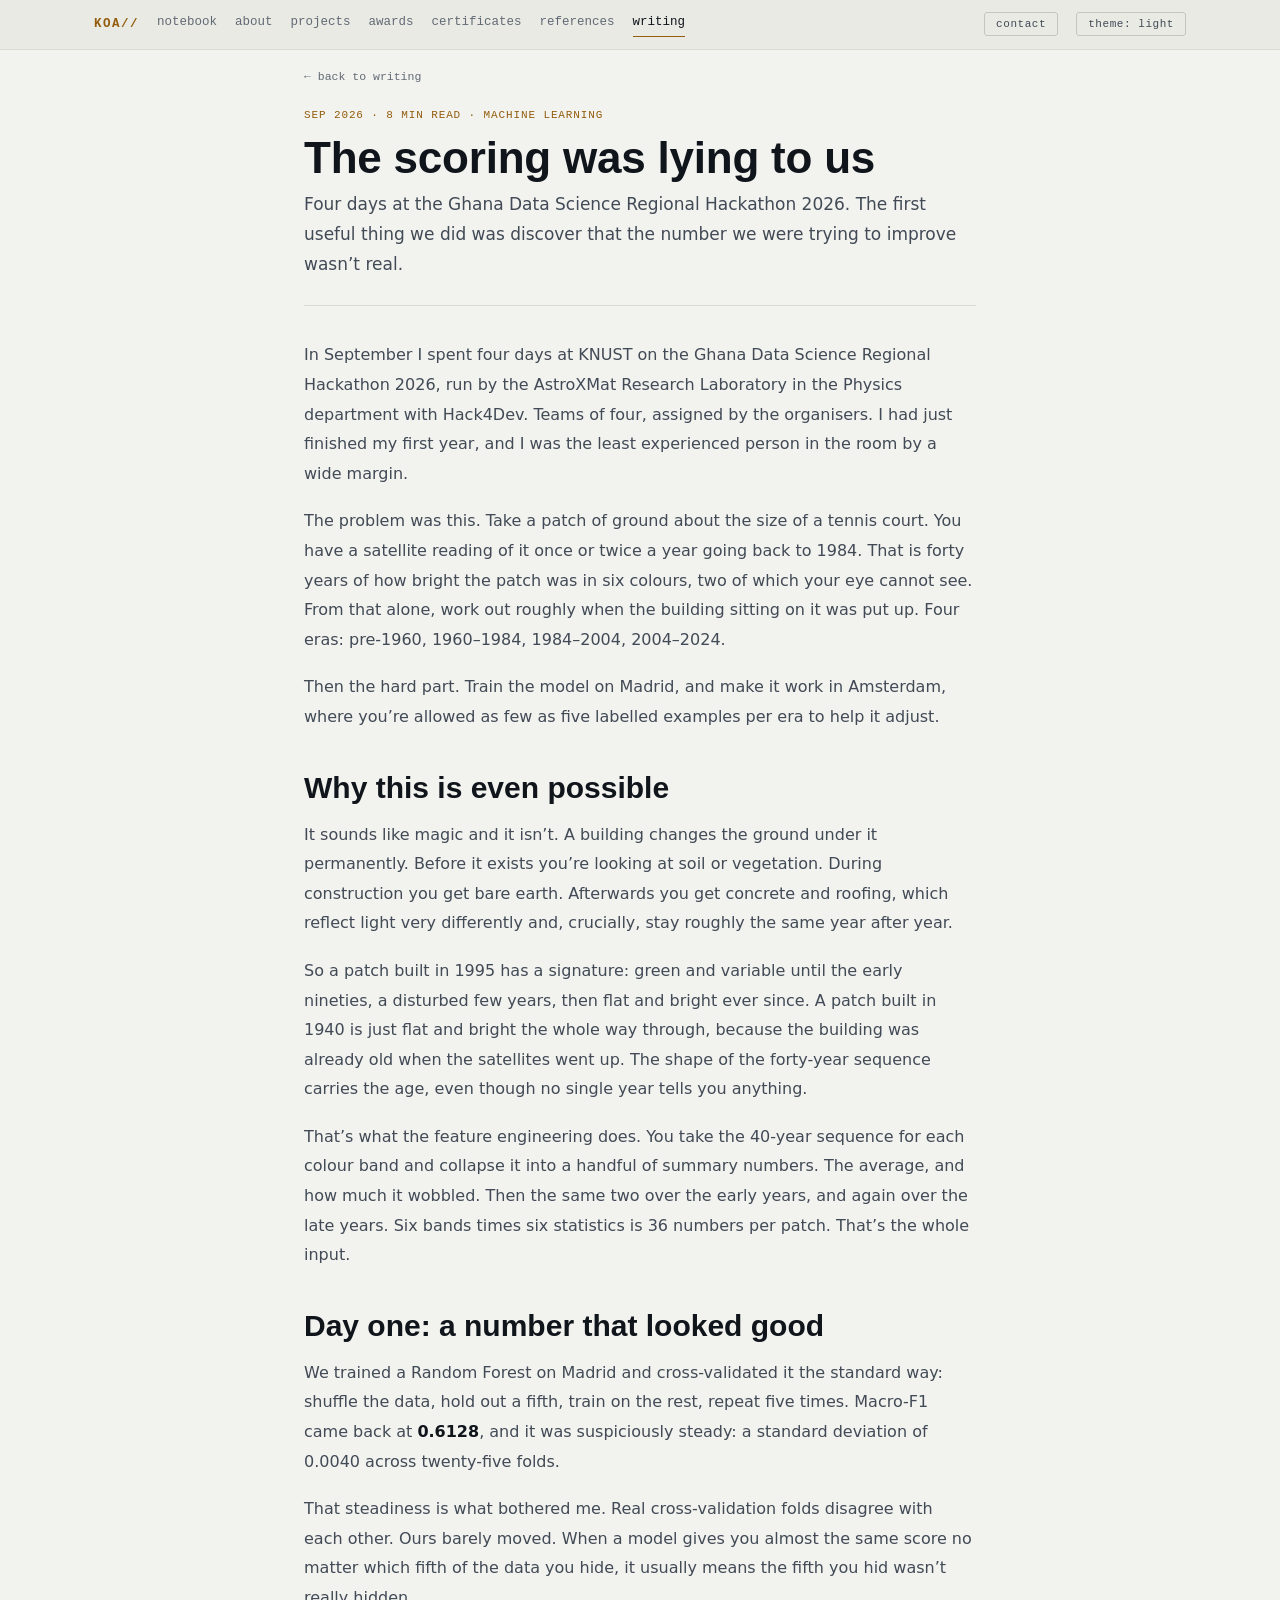
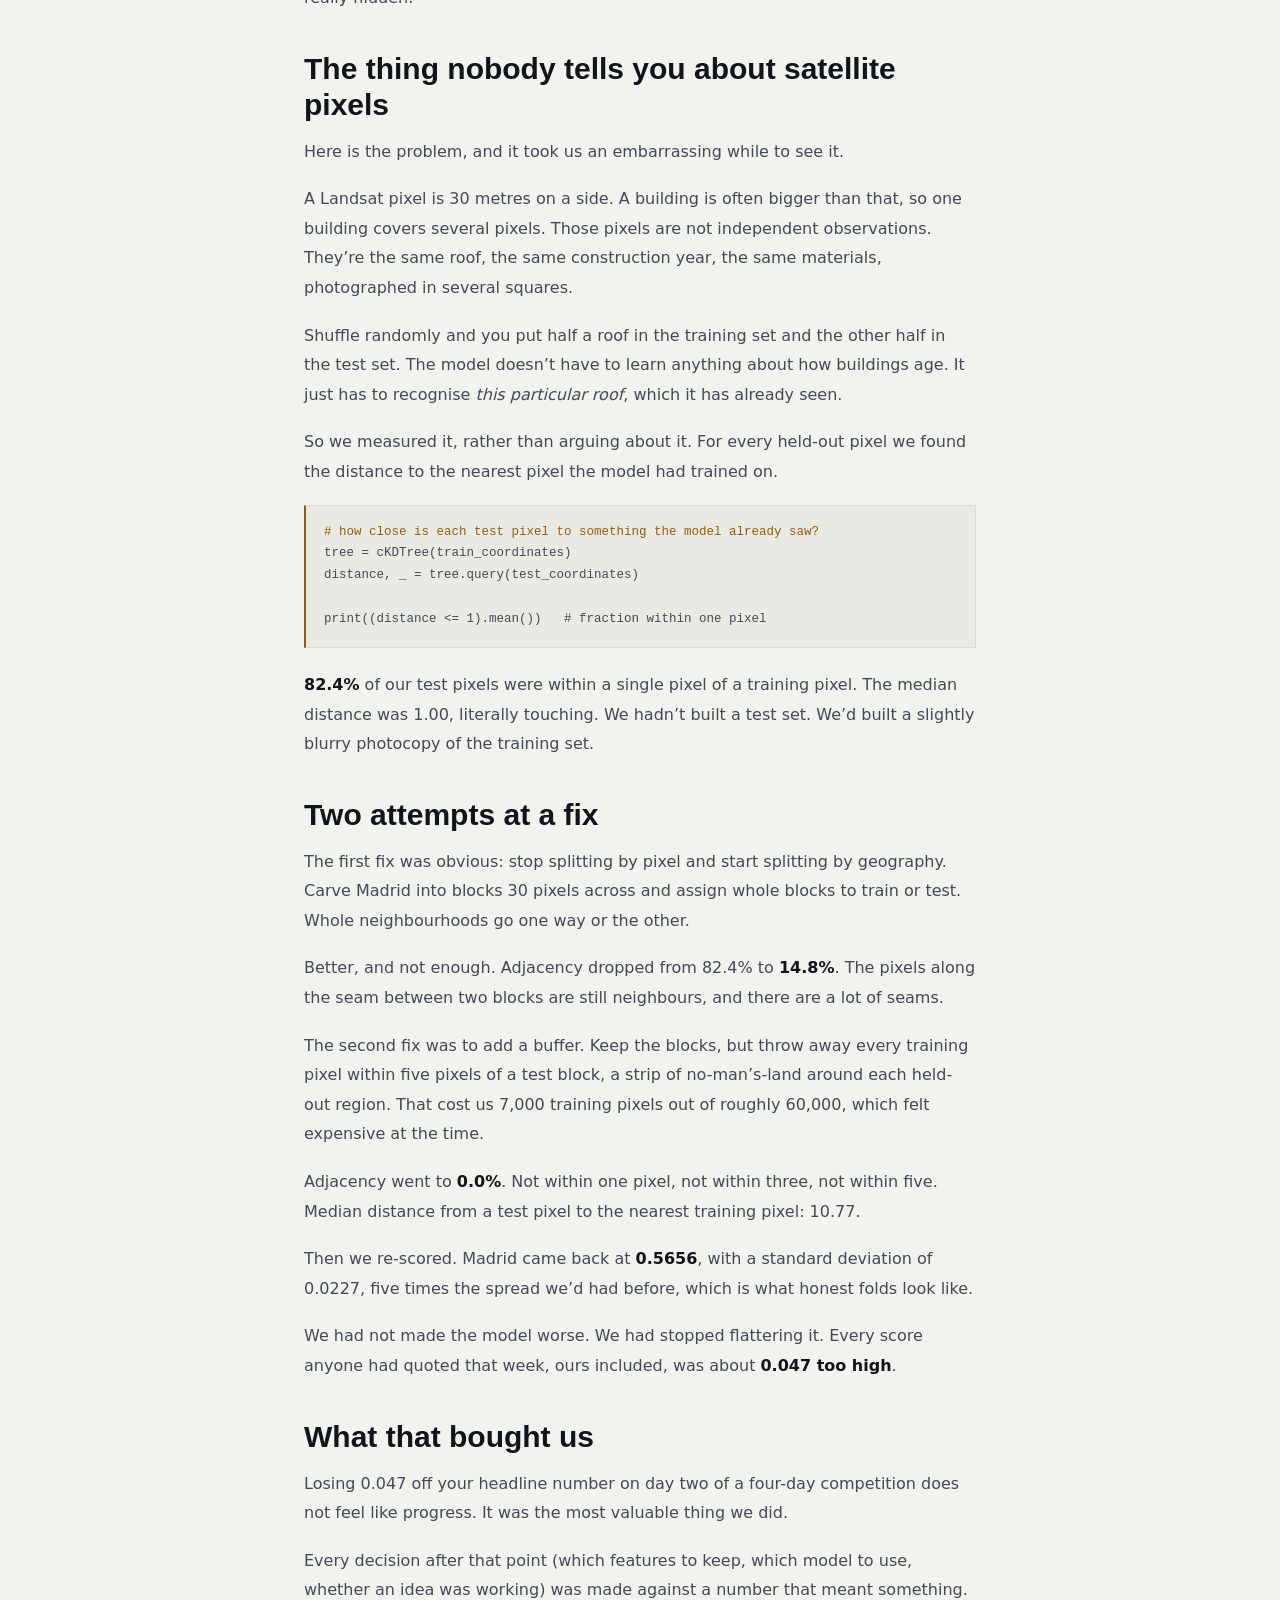
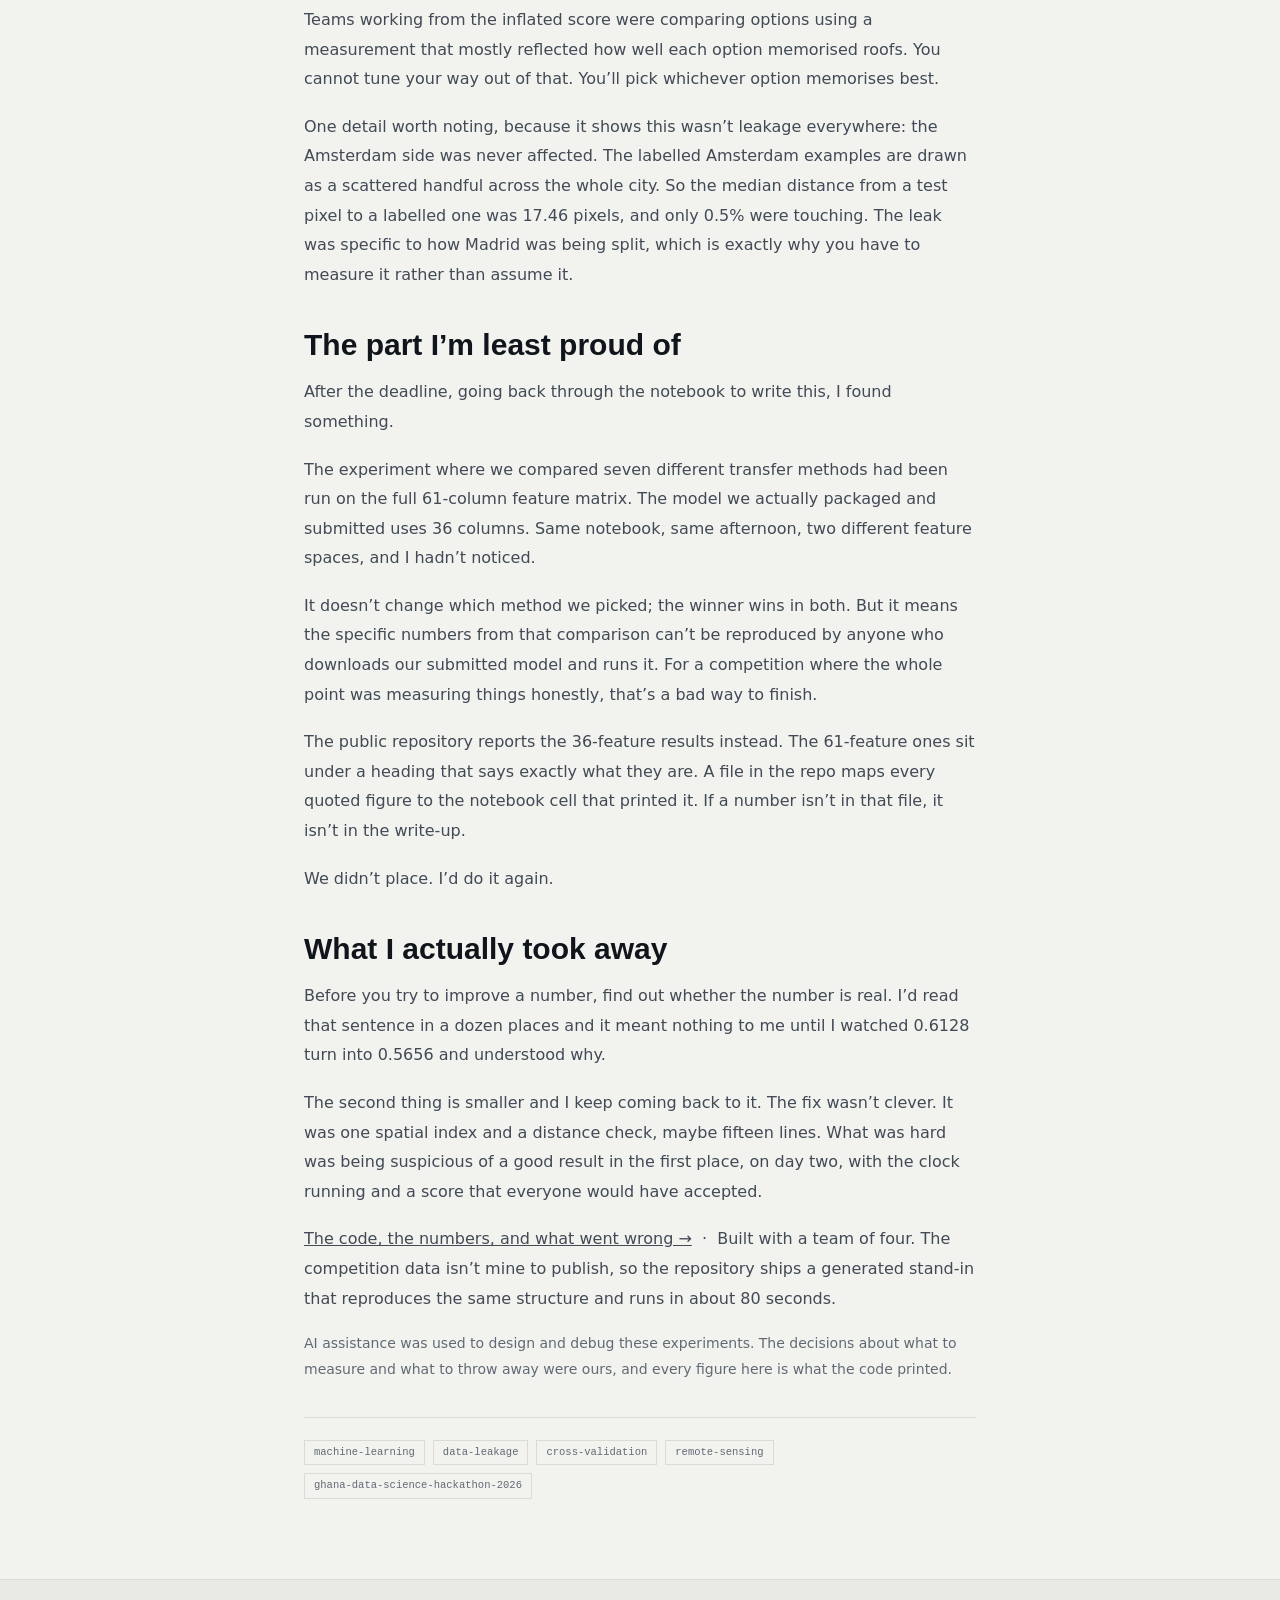
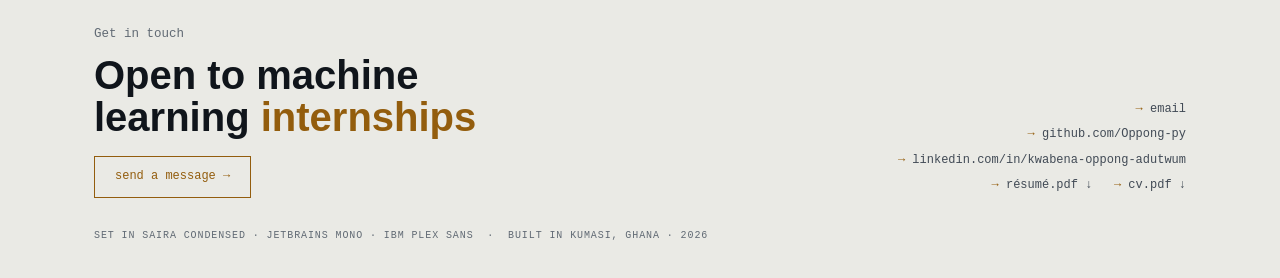
<file: blog-the-scoring-was-lying.html>
<!DOCTYPE html>
<html lang="en" data-theme="light">
<head>
<meta charset="UTF-8">
<meta name="viewport" content="width=device-width, initial-scale=1.0">
<meta http-equiv="Content-Security-Policy" content="default-src 'self'; base-uri 'self'; object-src 'none'; script-src 'self' 'sha256-2ElPHIPE8Q+Jko6kBx0FxSscNRR/ViGcCvGbqpuE5KE=' 'sha256-1/iwNmf+Tl4HtbsisiDGjjqU19Ra7FGwI+3F8dh04ck='; style-src 'self' 'unsafe-inline' https://fonts.googleapis.com; font-src 'self' https://fonts.gstatic.com; img-src 'self' data:; media-src 'self'; manifest-src 'self'; connect-src 'self'; form-action 'self' https://formspree.io; upgrade-insecure-requests">
<meta name="referrer" content="strict-origin-when-cross-origin">
<title>The scoring was lying to us | Kwabena Oppong Adutwum</title>
<meta name="description" content="Four days at the Ghana Data Science Regional Hackathon 2026, and the first useful thing we did was find out that the number we were trying to improve wasn&rsquo;t real.">
<link rel="icon" href="assets/icons/favicon.ico" sizes="any">
<link rel="icon" type="image/png" sizes="32x32" href="assets/icons/favicon-32.png">
<link rel="icon" type="image/png" sizes="16x16" href="assets/icons/favicon-16.png">
<link rel="icon" type="image/png" sizes="48x48" href="assets/icons/favicon-48.png">
<link rel="apple-touch-icon" href="assets/icons/apple-touch-icon.png">
<link rel="manifest" href="site.webmanifest">
<meta name="theme-color" content="#935D0D">
<link rel="canonical" href="https://oppong-py.github.io/blog-the-scoring-was-lying.html">
<meta property="og:url" content="https://oppong-py.github.io/blog-the-scoring-was-lying.html">
<meta property="og:title" content="The scoring was lying to us | Kwabena Oppong Adutwum">
<meta property="og:description" content="Four days at the Ghana Data Science Regional Hackathon 2026, and the first useful thing we did was find out that the number we were trying to improve wasn&rsquo;t real.">
<meta property="og:type" content="website">
<meta property="og:image" content="https://oppong-py.github.io/assets/images/og/scoring-was-lying.png">
<meta property="og:image:width" content="1200">
<meta property="og:image:height" content="630">
<meta name="twitter:image" content="https://oppong-py.github.io/assets/images/og/scoring-was-lying.png">
<meta name="twitter:card" content="summary_large_image">
<script>(function(){var r=document.documentElement;
try{var t=localStorage.getItem('koa-theme');
if(t==='dark'||t==='light')r.setAttribute('data-theme',t);}catch(e){}
/* Page-transition bootstrap. The hidden start state is applied ONLY once this
   script has run, so with JS off the site is simply always visible. */
try{if(!matchMedia('(prefers-reduced-motion: reduce)').matches){
  r.className+=' js-fx';
  var show=function(){if(r.className.indexOf('is-ready')<0)r.className+=' is-ready';};
  if(document.readyState!=='loading')requestAnimationFrame(show);
  else document.addEventListener('DOMContentLoaded',function(){requestAnimationFrame(show);});
  setTimeout(show,1200);                       /* failsafe: never stay blank */
}}catch(e){r.className+=' is-ready';}})();</script>
<link rel="preconnect" href="https://fonts.googleapis.com">
<link rel="preconnect" href="https://fonts.gstatic.com" crossorigin>
<link href="https://fonts.googleapis.com/css2?family=Saira+Condensed:wght@500;600;700&family=JetBrains+Mono:wght@400;500;700&family=IBM+Plex+Sans:wght@400;500;600&display=swap" rel="stylesheet">
<script type="application/ld+json">
{"@context":"https://schema.org","@graph":[{"@type":"Person","@id":"https://oppong-py.github.io/#person","name":"Kwabena Oppong Adutwum","alternateName":"Oppong","url":"https://oppong-py.github.io/","jobTitle":"Computer Science Student","description":"Computer Science undergraduate at KNUST, Kumasi, working in applied machine learning after a route through robotics and cybersecurity.","image":"https://oppong-py.github.io/assets/images/portrait-v2.webp","email":"oppongkwabena1777dev@gmail.com","nationality":{"@type":"Country","name":"Ghana"},"address":{"@type":"PostalAddress","addressLocality":"Kumasi","addressCountry":"GH"},"sameAs":["https://github.com/Oppong-py","https://www.linkedin.com/in/kwabena-oppong-adutwum"],"alumniOf":{"@type":"HighSchool","name":"Prempeh College","address":{"@type":"PostalAddress","addressLocality":"Kumasi","addressCountry":"GH"}},"affiliation":{"@type":"CollegeOrUniversity","name":"Kwame Nkrumah University of Science and Technology","url":"https://www.knust.edu.gh"},"knowsLanguage":["en","fr"],"knowsAbout":["Machine Learning","Python","NumPy","pandas","scikit-learn","Matplotlib","Remote Sensing","Cross-Validation","Domain Adaptation","Robotics","PID Control","Cybersecurity","React Native"],"award":["National Champion, Robofest Ghana 2025","Regional Champion, National Cybersecurity Challenge 2024","2nd Place, ACES CodeFest 2026 UI/UX Challenge"]},{"@type":"WebSite","@id":"https://oppong-py.github.io/#website","url":"https://oppong-py.github.io/","name":"Kwabena Oppong Adutwum","inLanguage":"en","publisher":{"@id":"https://oppong-py.github.io/#person"}},{"@type":"BreadcrumbList","@id":"https://oppong-py.github.io/blog-the-scoring-was-lying.html#crumbs","itemListElement":[{"@type":"ListItem","position":1,"name":"Notebook","item":"https://oppong-py.github.io/"},{"@type":"ListItem","position":2,"name":"The scoring was lying","item":"https://oppong-py.github.io/blog-the-scoring-was-lying.html"}]},{"@type":"BlogPosting","@id":"https://oppong-py.github.io/blog-the-scoring-was-lying.html#post","headline":"The scoring was lying to us","description":"Four days at the Ghana Data Science Regional Hackathon 2026, and the first useful thing we did was find out that the number we were trying to improve wasn&rsquo;t real.","image":"https://oppong-py.github.io/assets/images/og/scoring-was-lying.png","url":"https://oppong-py.github.io/blog-the-scoring-was-lying.html","datePublished":"2026-09","dateModified":"2026-09","inLanguage":"en","wordCount":1467,"author":{"@id":"https://oppong-py.github.io/#person"},"publisher":{"@id":"https://oppong-py.github.io/#person"},"mainEntityOfPage":{"@type":"WebPage","@id":"https://oppong-py.github.io/blog-the-scoring-was-lying.html"},"isPartOf":{"@id":"https://oppong-py.github.io/#website"}}]}
</script>
<link rel="stylesheet" href="styles.css">
</head>
<body>
<a href="#main" class="skip">Skip to content</a>
<nav aria-label="Main">
  <div class="wrap">
    <a href="index.html" class="id">KOA//</a>
    <div class="navlinks">
      <a href="index.html">notebook</a>
      <a href="about.html">about</a>
      <a href="projects.html">projects</a>
      <a href="achievements.html">awards</a>
      <a href="certifications.html">certificates</a>
      <a href="testimonials.html">references</a>
      <a href="writing.html" class="on">writing</a>
    </div>
    <a href="contact.html" class="tog ctc">contact</a>
    <button class="tog" id="themeToggle" type="button" aria-label="Switch colour theme">theme: light</button>
  </div>
</nav>

<main id="main">
<article class="article">
  <a class="back" href="writing.html" style="font-family:var(--m);font-size:11.5px;color:var(--dim);text-decoration:none">&larr; back to writing</a>
  <div class="meta" style="margin-top:18px">SEP 2026 &middot; 8 MIN READ &middot; MACHINE LEARNING</div>
  <h1>The scoring was lying to us</h1>
  <p class="standfirst">Four days at the Ghana Data Science Regional Hackathon 2026. The first useful thing we did was discover that the number we were trying to improve wasn&rsquo;t real.</p>

  <p>In September I spent four days at KNUST on the Ghana Data Science Regional Hackathon 2026, run by the AstroXMat Research Laboratory in the Physics department with Hack4Dev. Teams of four, assigned by the organisers. I had just finished my first year, and I was the least experienced person in the room by a wide margin.</p>

  <p>The problem was this. Take a patch of ground about the size of a tennis court. You have a satellite reading of it once or twice a year going back to 1984. That is forty years of how bright the patch was in six colours, two of which your eye cannot see. From that alone, work out roughly when the building sitting on it was put up. Four eras: pre-1960, 1960&ndash;1984, 1984&ndash;2004, 2004&ndash;2024.</p>

  <p>Then the hard part. Train the model on Madrid, and make it work in Amsterdam, where you&rsquo;re allowed as few as five labelled examples per era to help it adjust.</p>

  <h2>Why this is even possible</h2>

  <p>It sounds like magic and it isn&rsquo;t. A building changes the ground under it permanently. Before it exists you&rsquo;re looking at soil or vegetation. During construction you get bare earth. Afterwards you get concrete and roofing, which reflect light very differently and, crucially, stay roughly the same year after year.</p>

  <p>So a patch built in 1995 has a signature: green and variable until the early nineties, a disturbed few years, then flat and bright ever since. A patch built in 1940 is just flat and bright the whole way through, because the building was already old when the satellites went up. The shape of the forty-year sequence carries the age, even though no single year tells you anything.</p>

  <p>That&rsquo;s what the feature engineering does. You take the 40-year sequence for each colour band and collapse it into a handful of summary numbers. The average, and how much it wobbled. Then the same two over the early years, and again over the late years. Six bands times six statistics is 36 numbers per patch. That&rsquo;s the whole input.</p>

  <h2>Day one: a number that looked good</h2>

  <p>We trained a Random Forest on Madrid and cross-validated it the standard way: shuffle the data, hold out a fifth, train on the rest, repeat five times. Macro-F1 came back at <b>0.6128</b>, and it was suspiciously steady: a standard deviation of 0.0040 across twenty-five folds.</p>

  <p>That steadiness is what bothered me. Real cross-validation folds disagree with each other. Ours barely moved. When a model gives you almost the same score no matter which fifth of the data you hide, it usually means the fifth you hid wasn&rsquo;t really hidden.</p>

  <h2>The thing nobody tells you about satellite pixels</h2>

  <p>Here is the problem, and it took us an embarrassing while to see it.</p>

  <p>A Landsat pixel is 30 metres on a side. A building is often bigger than that, so one building covers several pixels. Those pixels are not independent observations. They&rsquo;re the same roof, the same construction year, the same materials, photographed in several squares.</p>

  <p>Shuffle randomly and you put half a roof in the training set and the other half in the test set. The model doesn&rsquo;t have to learn anything about how buildings age. It just has to recognise <i>this particular roof</i>, which it has already seen.</p>

  <p>So we measured it, rather than arguing about it. For every held-out pixel we found the distance to the nearest pixel the model had trained on.</p>

  <pre><b># how close is each test pixel to something the model already saw?</b>
tree = cKDTree(train_coordinates)
distance, _ = tree.query(test_coordinates)

print((distance &lt;= 1).mean())   # fraction within one pixel</pre>

  <p><b>82.4%</b> of our test pixels were within a single pixel of a training pixel. The median distance was 1.00, literally touching. We hadn&rsquo;t built a test set. We&rsquo;d built a slightly blurry photocopy of the training set.</p>

  <h2>Two attempts at a fix</h2>

  <p>The first fix was obvious: stop splitting by pixel and start splitting by geography. Carve Madrid into blocks 30 pixels across and assign whole blocks to train or test. Whole neighbourhoods go one way or the other.</p>

  <p>Better, and not enough. Adjacency dropped from 82.4% to <b>14.8%</b>. The pixels along the seam between two blocks are still neighbours, and there are a lot of seams.</p>

  <p>The second fix was to add a buffer. Keep the blocks, but throw away every training pixel within five pixels of a test block, a strip of no-man&rsquo;s-land around each held-out region. That cost us 7,000 training pixels out of roughly 60,000, which felt expensive at the time.</p>

  <p>Adjacency went to <b>0.0%</b>. Not within one pixel, not within three, not within five. Median distance from a test pixel to the nearest training pixel: 10.77.</p>

  <p>Then we re-scored. Madrid came back at <b>0.5656</b>, with a standard deviation of 0.0227, five times the spread we&rsquo;d had before, which is what honest folds look like.</p>

  <p>We had not made the model worse. We had stopped flattering it. Every score anyone had quoted that week, ours included, was about <b>0.047 too high</b>.</p>

  <h2>What that bought us</h2>

  <p>Losing 0.047 off your headline number on day two of a four-day competition does not feel like progress. It was the most valuable thing we did.</p>

  <p>Every decision after that point (which features to keep, which model to use, whether an idea was working) was made against a number that meant something. Teams working from the inflated score were comparing options using a measurement that mostly reflected how well each option memorised roofs. You cannot tune your way out of that. You&rsquo;ll pick whichever option memorises best.</p>

  <p>One detail worth noting, because it shows this wasn&rsquo;t leakage everywhere: the Amsterdam side was never affected. The labelled Amsterdam examples are drawn as a scattered handful across the whole city. So the median distance from a test pixel to a labelled one was 17.46 pixels, and only 0.5% were touching. The leak was specific to how Madrid was being split, which is exactly why you have to measure it rather than assume it.</p>

  <h2>The part I&rsquo;m least proud of</h2>

  <p>After the deadline, going back through the notebook to write this, I found something.</p>

  <p>The experiment where we compared seven different transfer methods had been run on the full 61-column feature matrix. The model we actually packaged and submitted uses 36 columns. Same notebook, same afternoon, two different feature spaces, and I hadn&rsquo;t noticed.</p>

  <p>It doesn&rsquo;t change which method we picked; the winner wins in both. But it means the specific numbers from that comparison can&rsquo;t be reproduced by anyone who downloads our submitted model and runs it. For a competition where the whole point was measuring things honestly, that&rsquo;s a bad way to finish.</p>

  <p>The public repository reports the 36-feature results instead. The 61-feature ones sit under a heading that says exactly what they are. A file in the repo maps every quoted figure to the notebook cell that printed it. If a number isn&rsquo;t in that file, it isn&rsquo;t in the write-up.</p>

  <p>We didn&rsquo;t place. I&rsquo;d do it again.</p>

  <h2>What I actually took away</h2>

  <p>Before you try to improve a number, find out whether the number is real. I&rsquo;d read that sentence in a dozen places and it meant nothing to me until I watched 0.6128 turn into 0.5656 and understood why.</p>

  <p>The second thing is smaller and I keep coming back to it. The fix wasn&rsquo;t clever. It was one spatial index and a distance check, maybe fifteen lines. What was hard was being suspicious of a good result in the first place, on day two, with the clock running and a score that everyone would have accepted.</p>

  <p><a href="https://github.com/Oppong-py/gds-hackathon-2026-building-age" target="_blank" rel="noopener">The code, the numbers, and what went wrong &rarr;</a> &nbsp;&middot;&nbsp; Built with a team of four. The competition data isn&rsquo;t mine to publish, so the repository ships a generated stand-in that reproduces the same structure and runs in about 80 seconds.</p>

  <p style="font-size:14px;color:var(--dim)">AI assistance was used to design and debug these experiments. The decisions about what to measure and what to throw away were ours, and every figure here is what the code printed.</p>

  <div class="tags"><span>machine-learning</span><span>data-leakage</span><span>cross-validation</span><span>remote-sensing</span><span>ghana-data-science-hackathon-2026</span></div>
</article>


</main>
<footer>
  <div class="wrap">
    <div class="top">
      <div>
        <div class="k">Get in touch</div>
        <h2>Open to machine<br>learning <em>internships</em></h2>
        <a class="fcta" href="contact.html">send a message &rarr;</a>
      </div>
      <div class="links">
        <a href="mailto:oppongkwabena1777dev@gmail.com"><i>&rarr;</i> email</a><br>
        <a href="https://github.com/Oppong-py" target="_blank" rel="noopener"><i>&rarr;</i> github.com/Oppong-py</a><br>
        <a href="https://www.linkedin.com/in/kwabena-oppong-adutwum" target="_blank" rel="noopener"><i>&rarr;</i> linkedin.com/in/kwabena-oppong-adutwum</a><br>
        <a href="assets/docs/resume.pdf" data-doc data-preview="assets/docs/previews/resume.webp" target="_blank" rel="noopener" data-title="R&eacute;sum&eacute;"><i>&rarr;</i> r&eacute;sum&eacute;.pdf</a>
        <a href="assets/docs/resume.pdf" data-doc data-preview="assets/docs/previews/resume.webp" download title="Download r&eacute;sum&eacute;" data-title="R&eacute;sum&eacute;">&darr;</a> &nbsp;
        <a href="assets/docs/cv.pdf" data-doc data-preview="assets/docs/previews/cv.webp" target="_blank" rel="noopener" data-title="Curriculum Vitae"><i>&rarr;</i> cv.pdf</a>
        <a href="assets/docs/cv.pdf" data-doc data-preview="assets/docs/previews/cv.webp" download title="Download CV" data-title="Curriculum Vitae">&darr;</a>
      </div>
    </div>
    <div class="colophon">SET IN SAIRA CONDENSED &middot; JETBRAINS MONO &middot; IBM PLEX SANS &nbsp;&middot;&nbsp; BUILT IN KUMASI, GHANA &middot; 2026</div>
  </div>
</footer>

<div class="vw" id="vw" hidden role="dialog" aria-modal="true" aria-labelledby="vwt">
  <div class="vwd">
    <div class="vwh">
      <div class="vwm"><div class="vwt" id="vwt"></div><div class="vwf" id="vwf"></div></div>
      <div class="vwa">
        <a id="vwdl" href="" download>download</a>
        <button class="vwx" id="vwx" type="button" aria-label="Close">&times;</button>
      </div>
    </div>
    <div class="vwb" id="vwb"></div>
  </div>
</div>

<script>
(function () {
  var root = document.documentElement, btn = document.getElementById('themeToggle');
  function save(v) { try { localStorage.setItem('koa-theme', v); } catch (e) {} }
  /* the theme was already applied by the inline script in <head>, so there is
     no flash of the wrong colours here — this only wires up the toggle. */
  function label(){ btn.textContent = 'theme: ' + (root.getAttribute('data-theme') || 'light'); }
  label();
  btn.addEventListener('click', function () {
    var next = root.getAttribute('data-theme') === 'dark' ? 'light' : 'dark';
    root.setAttribute('data-theme', next); save(next); label();
  });

  /* ---- viewer -------------------------------------------------------
     Certificates, photos and PDFs open in a window on top of the page
     instead of navigating away or spawning a tab. With JavaScript off
     every one of these is still a plain link and still works. */
  var vw   = document.getElementById('vw'),
      vwb  = document.getElementById('vwb'),
      vwt  = document.getElementById('vwt'),
      vwf  = document.getElementById('vwf'),
      vwdl = document.getElementById('vwdl'),
      lastFocus = null;

  var IMG = /\.(png|jpe?g|gif|webp|svg|avif)$/i, PDF = /\.pdf$/i;
  /* A PDF inside a frame is not rendered by iOS Safari and by most
     Android browsers: they show an empty box or silently offer a
     download. Below this width the link is left alone rather than
     opening a window that cannot draw its contents. */
  var FRAME_PDF = function(){ return window.innerWidth >= 760; };

  function vwClose(){
    if (vw.hidden) return;
    vw.hidden = true; vwb.textContent = ''; vwb.className = 'vwb'; vw.classList.remove('is-img');
    document.body.style.overflow = '';
    if (lastFocus && lastFocus.focus) lastFocus.focus();
    lastFocus = null;
  }

  function vwOpen(url, title, trigger, preview, isDoc){
    var file = url.split('/').pop();
    try { file = decodeURIComponent(file); } catch (e) {}
    lastFocus = trigger || null;
    vwt.textContent = title || file;
    vwf.textContent = file;
    vwdl.href = url;
    vwb.textContent = '';

    /* Text documents get the browser's real PDF viewer where it works, so
       the text stays selectable, searchable and printable. Certificates are
       pictures and are always shown as pictures. Below 760px nothing is
       framed, because mobile browsers do not render a PDF in a frame. */
    var isFrame = PDF.test(url) && FRAME_PDF() && (isDoc || !preview);
    if (isFrame) {
      var f = document.createElement('iframe');
      f.src = url + '#view=FitH';
      f.title = title || file;
      vwb.appendChild(f);
    } else {
      var i = document.createElement('img');
      i.src = preview || url; i.alt = title || file; i.decoding = 'async';
      vwb.appendChild(i);
    }
    /* Nothing in this window sends the reader anywhere else. A picture is
       already fully on screen and needs no control at all beyond close.
       A document keeps its download, which is also the way out if a
       browser refuses to draw the PDF. */
    vwdl.hidden = !isDoc;
    vw.classList.toggle('is-img', !isFrame);
    vwb.className = 'vwb' + (isFrame ? '' : ' can-zoom');
    vw.hidden = false;
    document.body.style.overflow = 'hidden';
    document.getElementById('vwx').focus();
  }

  /* One delegated handler covers every asset link on the page, including
     any added later, so no link can be forgotten. */
  document.addEventListener('click', function (e) {
    if (e.defaultPrevented || e.button !== 0) return;
    if (e.metaKey || e.ctrlKey || e.shiftKey || e.altKey) return;   /* let them open a tab on purpose */
    if (!vw.hidden && vw.contains(e.target)) return;   /* the window's own controls */
    var el = e.target.closest ? e.target.closest('[data-lb], a[href]') : null;
    if (!el) return;

    var url = el.getAttribute('data-lb') || el.getAttribute('href') || '';
    if (!url) return;
    if (el.hasAttribute('download')) return;
    var u; try { u = new URL(url, location.href); } catch (err) { return; }
    if (u.origin !== location.origin) return;
    var isImg = IMG.test(u.pathname), isPdf = PDF.test(u.pathname);
    if (!isImg && !isPdf) return;
    var preview = el.getAttribute('data-preview') || '';
    var isDoc   = el.hasAttribute('data-doc');
    /* A certificate is a picture, so it ships as one: it draws in every
       browser and on every phone, needs no plugin, and is a quarter of the
       weight. Text documents keep their PDF. */
    if (isPdf && !preview && !FRAME_PDF()) return;    /* phones: open it normally */

    e.preventDefault();
    vwOpen(u.pathname + u.search,
           el.getAttribute('data-title') || (el.getAttribute('alt') || '').trim() ||
           (el.textContent || '').replace(/[→↓←·]/g, '').trim(),
           el, preview, isDoc);
  });

  /* tap or click the picture to switch between fitting the window and
     twice its width; the container scrolls */
  vwb.addEventListener('click', function (e) {
    if (e.target.tagName !== 'IMG') return;
    vwb.classList.toggle('zoom');
  });

  document.getElementById('vwx').addEventListener('click', vwClose);
  vw.addEventListener('click', function (e) { if (e.target === vw) vwClose(); });

  document.addEventListener('keydown', function (e) {
    if (vw.hidden) return;
    if (e.key === 'Escape') { vwClose(); return; }
    if (e.key !== 'Tab') return;
    /* keep the keyboard inside the window while it is open */
    var f = vw.querySelectorAll('a[href]:not([hidden]), button:not([hidden])');
    if (!f.length) return;
    var first = f[0], last = f[f.length - 1];
    if (e.shiftKey && document.activeElement === first) { e.preventDefault(); last.focus(); }
    else if (!e.shiftKey && document.activeElement === last) { e.preventDefault(); first.focus(); }
  });

  /* the back button should dismiss the window, not leave the page */
  window.addEventListener('pageshow', vwClose);

  /* ---- page departure ----------------------------------------------
     Deliberately NOT the View Transitions API. That API is unsupported in
     Firefox and silently does nothing when anything is off, and "nothing"
     looks exactly like the bug. This runs in every browser, on every
     protocol, every time. */
  if (root.className.indexOf('js-fx') !== -1) {
    document.addEventListener('click', function (e) {
      if (e.defaultPrevented || e.button !== 0) return;
      if (e.metaKey || e.ctrlKey || e.shiftKey || e.altKey) return;
      var a = e.target.closest ? e.target.closest('a') : null;
      if (!a || !a.href) return;
      if (a.target && a.target !== '_self') return;      /* new-tab links */
      if (a.hasAttribute('download')) return;
      var href = a.getAttribute('href') || '';
      if (href.charAt(0) === '#' || /^(mailto|tel):/i.test(href)) return;
      var u; try { u = new URL(a.href, location.href); } catch (err) { return; }
      if (u.origin !== location.origin) return;          /* off-site */
      if (/\.(pdf|png|jpe?g|gif|webp|avif|svg|mp4|zip)$/i.test(u.pathname)) return;
      if (u.href === location.href) return;              /* same page */

      e.preventDefault();
      root.className += ' is-leaving';
      var gone = false;
      var go = function () { if (!gone) { gone = true; location.href = a.href; } };
      setTimeout(go, 100);                               /* matches the CSS */
    });
  }
  /* Warm the next page on hover. By the time a visitor has moved the
     pointer onto a link and pressed it (~200ms at minimum), the document
     is usually already fetched — so the exit fade is the only cost. */
  if (root.className.indexOf('js-fx') !== -1) {
    var warmed = {};
    var warm = function (e) {
      var a = e.target.closest ? e.target.closest('a') : null;
      if (!a || !a.href || (a.target && a.target !== '_self')) return;
      var u; try { u = new URL(a.href, location.href); } catch (err) { return; }
      if (u.origin !== location.origin || warmed[u.href]) return;
      if (!/\.html?$/i.test(u.pathname) && u.pathname !== '/') return;
      warmed[u.href] = 1;
      var l = document.createElement('link');
      l.rel = 'prefetch'; l.href = u.href;
      document.head.appendChild(l);
    };
    document.addEventListener('mouseover', warm, { passive: true });
    document.addEventListener('focusin', warm);
  }

  /* coming back via the back button restores a bfcached page mid-fade */
  window.addEventListener('pageshow', function () {
    root.className = root.className.replace(/\s*is-leaving/g, '');
  });

  /* show the confirmation banner when Formspree sends the visitor back */
  if (location.search.indexOf('sent=1') !== -1) {
    var s = document.getElementById('sent');
    if (s) { s.hidden = false; s.scrollIntoView({block:'center'}); }
  }

})();
</script>
</body>
</html>
</file>
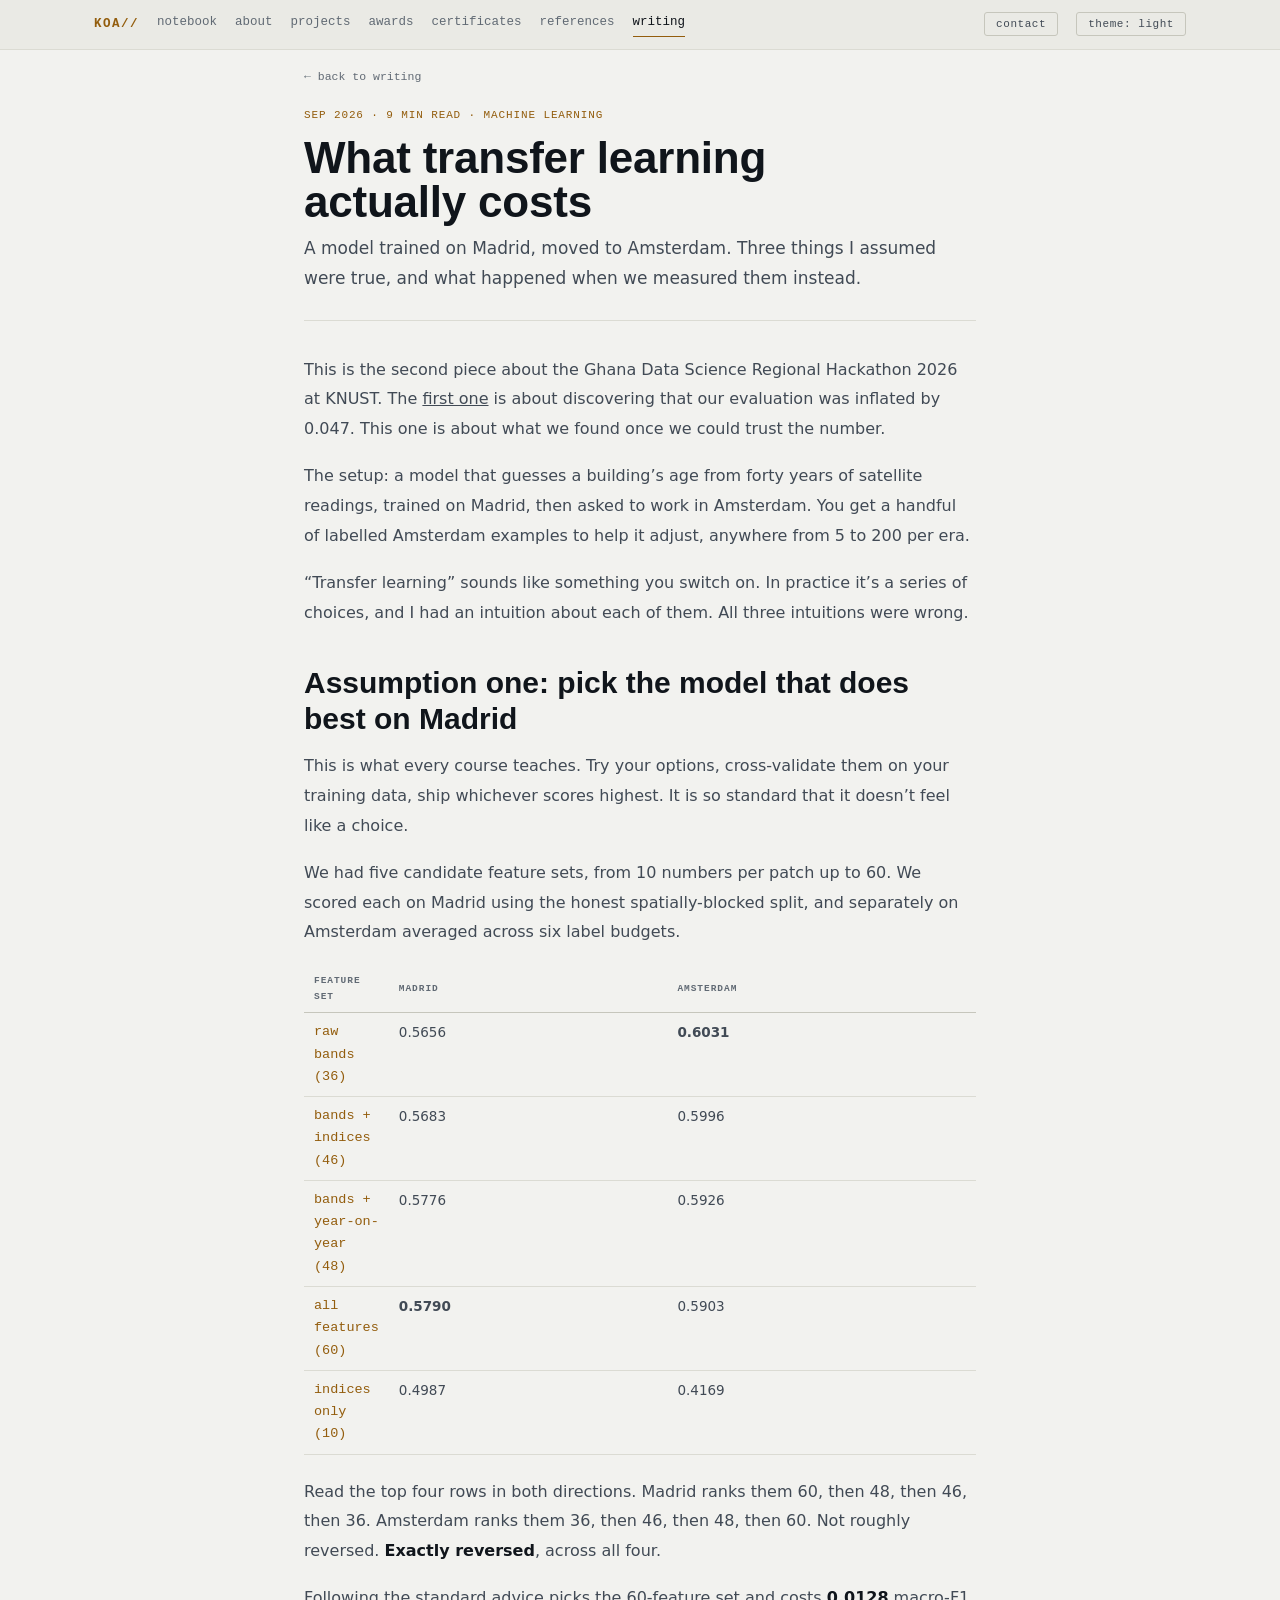
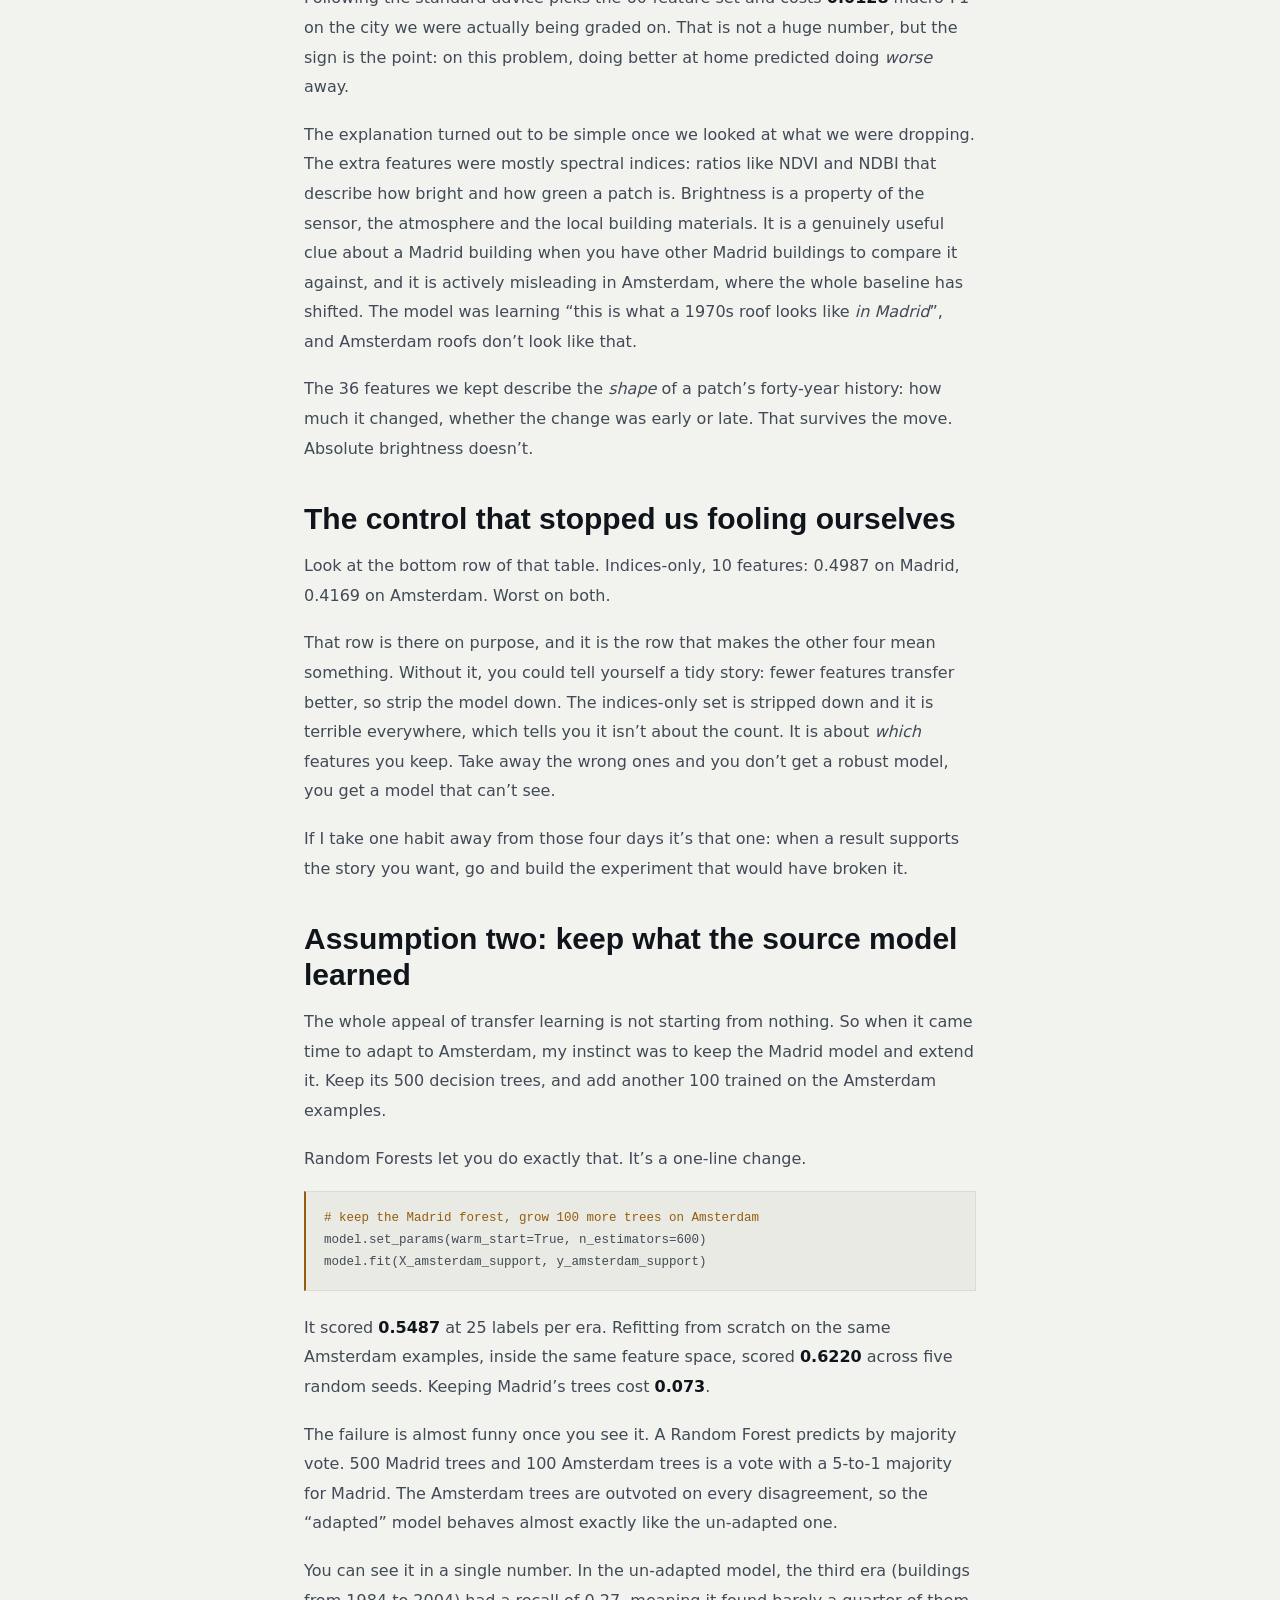
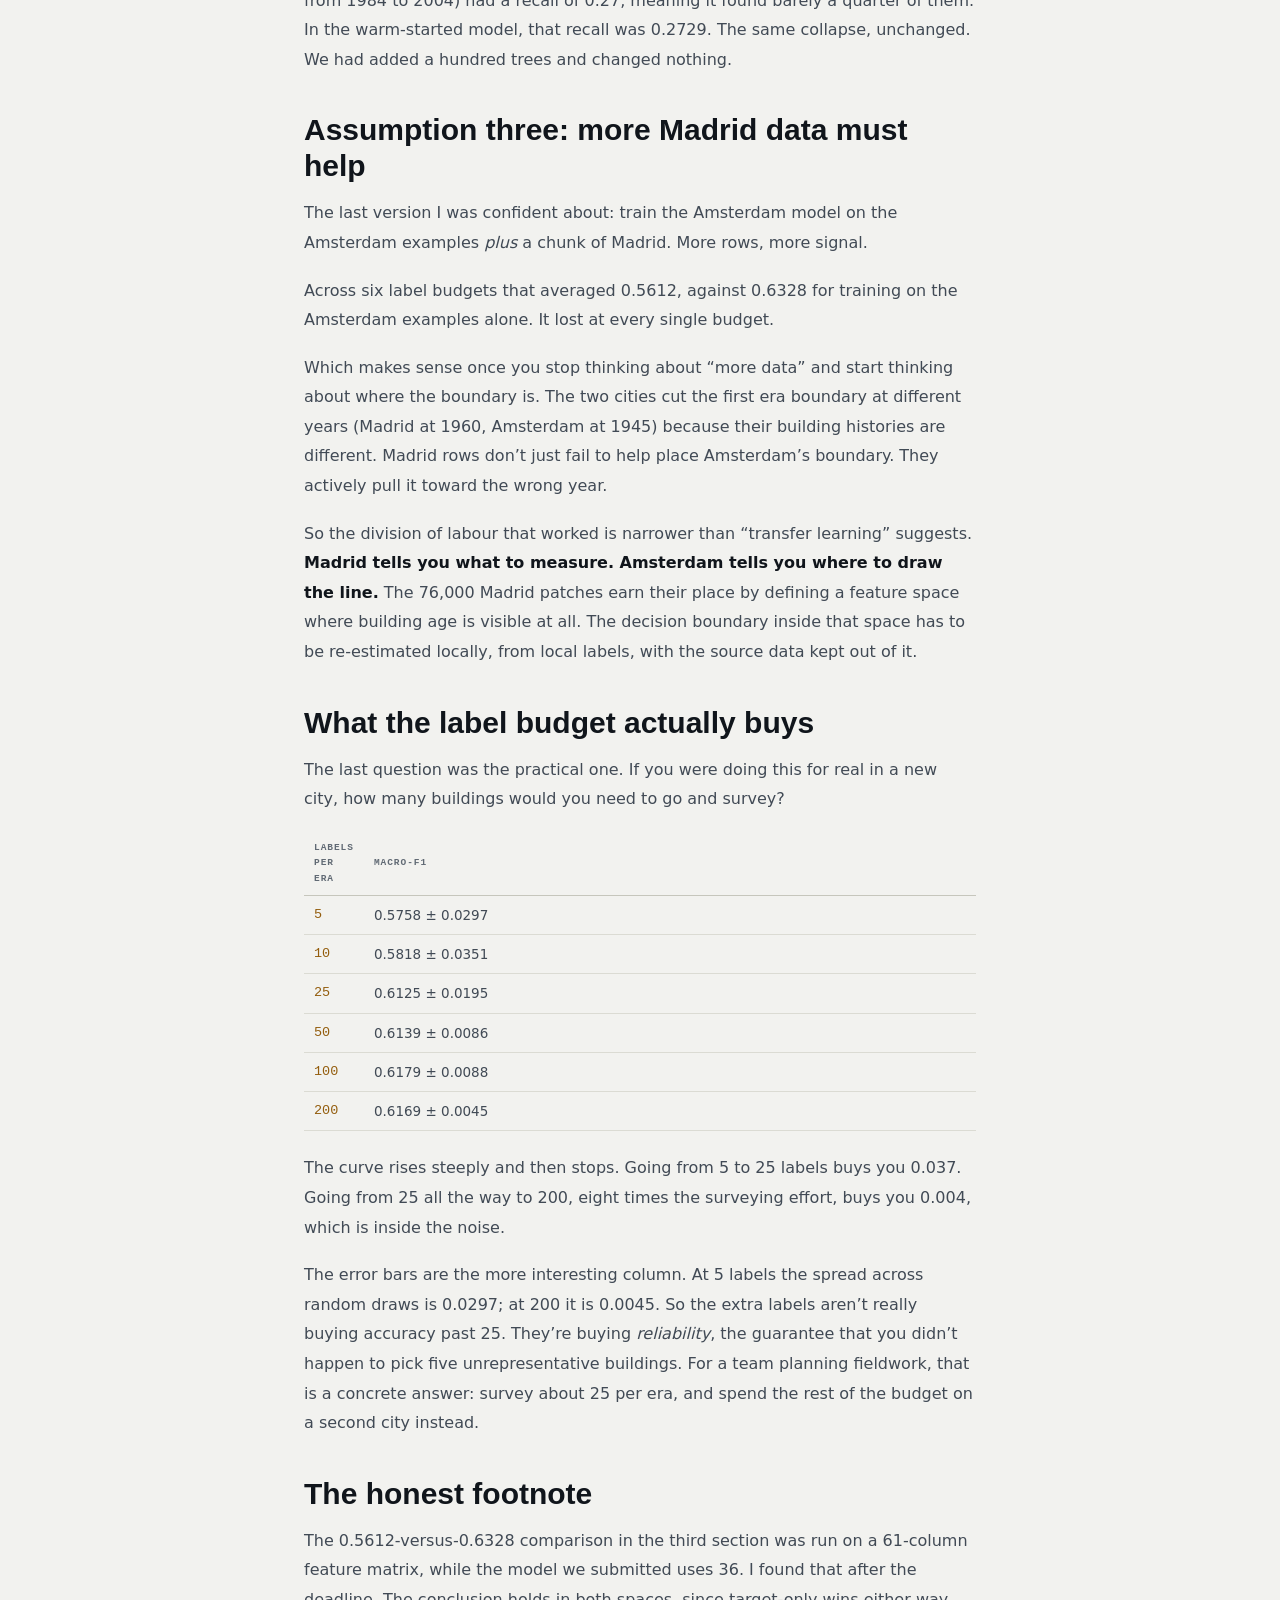
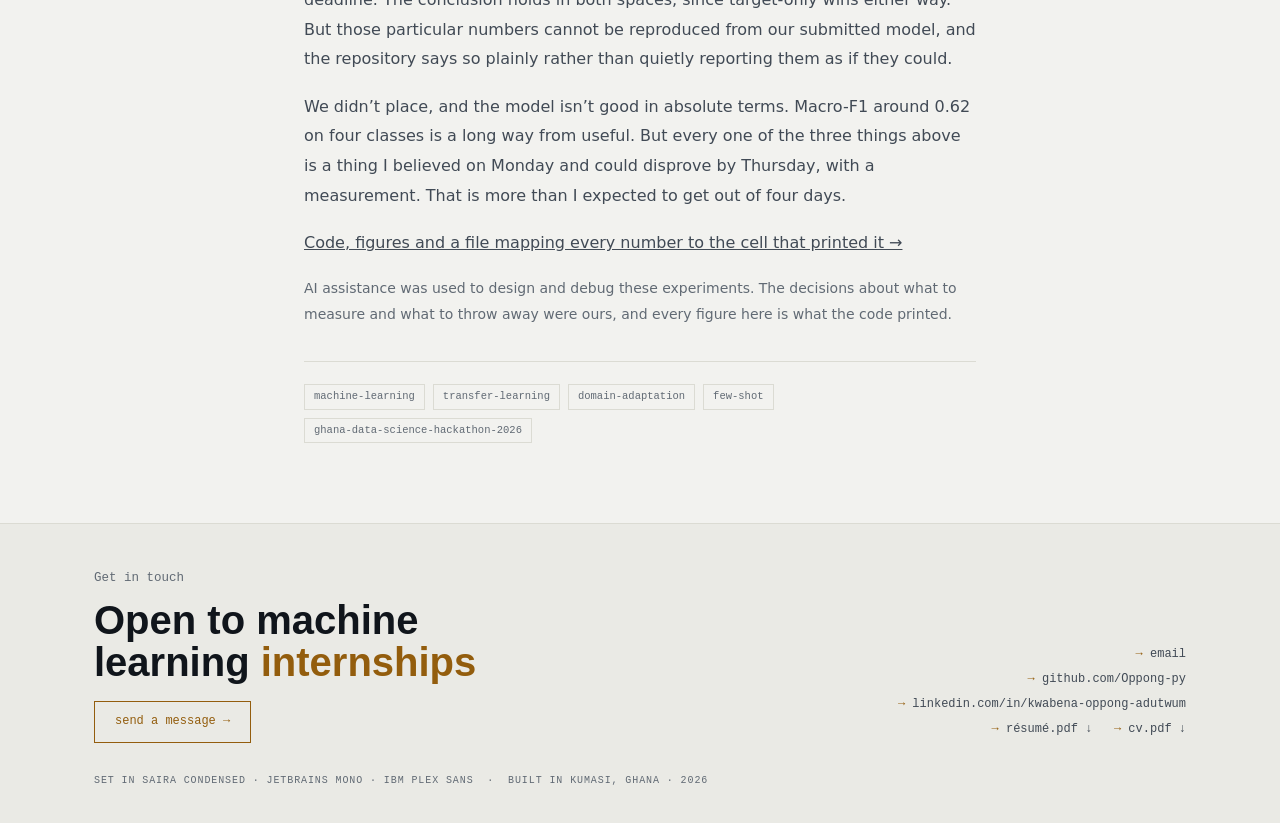
<file: blog-transfer-learning-cost.html>
<!DOCTYPE html>
<html lang="en" data-theme="light">
<head>
<meta charset="UTF-8">
<meta name="viewport" content="width=device-width, initial-scale=1.0">
<meta http-equiv="Content-Security-Policy" content="default-src 'self'; base-uri 'self'; object-src 'none'; script-src 'self' 'sha256-2ElPHIPE8Q+Jko6kBx0FxSscNRR/ViGcCvGbqpuE5KE=' 'sha256-1/iwNmf+Tl4HtbsisiDGjjqU19Ra7FGwI+3F8dh04ck='; style-src 'self' 'unsafe-inline' https://fonts.googleapis.com; font-src 'self' https://fonts.gstatic.com; img-src 'self' data:; media-src 'self'; manifest-src 'self'; connect-src 'self'; form-action 'self' https://formspree.io; upgrade-insecure-requests">
<meta name="referrer" content="strict-origin-when-cross-origin">
<title>What transfer learning actually costs | Kwabena Oppong Adutwum</title>
<meta name="description" content="Moving a building-age model from Madrid to Amsterdam. Three things I assumed were true, and what happened when we measured them instead.">
<link rel="icon" href="assets/icons/favicon.ico" sizes="any">
<link rel="icon" type="image/png" sizes="32x32" href="assets/icons/favicon-32.png">
<link rel="icon" type="image/png" sizes="16x16" href="assets/icons/favicon-16.png">
<link rel="icon" type="image/png" sizes="48x48" href="assets/icons/favicon-48.png">
<link rel="apple-touch-icon" href="assets/icons/apple-touch-icon.png">
<link rel="manifest" href="site.webmanifest">
<meta name="theme-color" content="#935D0D">
<link rel="canonical" href="https://oppong-py.github.io/blog-transfer-learning-cost.html">
<meta property="og:url" content="https://oppong-py.github.io/blog-transfer-learning-cost.html">
<meta property="og:title" content="What transfer learning actually costs | Kwabena Oppong Adutwum">
<meta property="og:description" content="Moving a building-age model from Madrid to Amsterdam. Three things I assumed were true, and what happened when we measured them instead.">
<meta property="og:type" content="website">
<meta property="og:image" content="https://oppong-py.github.io/assets/images/og/transfer-learning-cost.png">
<meta property="og:image:width" content="1200">
<meta property="og:image:height" content="630">
<meta name="twitter:image" content="https://oppong-py.github.io/assets/images/og/transfer-learning-cost.png">
<meta name="twitter:card" content="summary_large_image">
<script>(function(){var r=document.documentElement;
try{var t=localStorage.getItem('koa-theme');
if(t==='dark'||t==='light')r.setAttribute('data-theme',t);}catch(e){}
/* Page-transition bootstrap. The hidden start state is applied ONLY once this
   script has run, so with JS off the site is simply always visible. */
try{if(!matchMedia('(prefers-reduced-motion: reduce)').matches){
  r.className+=' js-fx';
  var show=function(){if(r.className.indexOf('is-ready')<0)r.className+=' is-ready';};
  if(document.readyState!=='loading')requestAnimationFrame(show);
  else document.addEventListener('DOMContentLoaded',function(){requestAnimationFrame(show);});
  setTimeout(show,1200);                       /* failsafe: never stay blank */
}}catch(e){r.className+=' is-ready';}})();</script>
<link rel="preconnect" href="https://fonts.googleapis.com">
<link rel="preconnect" href="https://fonts.gstatic.com" crossorigin>
<link href="https://fonts.googleapis.com/css2?family=Saira+Condensed:wght@500;600;700&family=JetBrains+Mono:wght@400;500;700&family=IBM+Plex+Sans:wght@400;500;600&display=swap" rel="stylesheet">
<script type="application/ld+json">
{"@context":"https://schema.org","@graph":[{"@type":"Person","@id":"https://oppong-py.github.io/#person","name":"Kwabena Oppong Adutwum","alternateName":"Oppong","url":"https://oppong-py.github.io/","jobTitle":"Computer Science Student","description":"Computer Science undergraduate at KNUST, Kumasi, working in applied machine learning after a route through robotics and cybersecurity.","image":"https://oppong-py.github.io/assets/images/portrait-v2.webp","email":"oppongkwabena1777dev@gmail.com","nationality":{"@type":"Country","name":"Ghana"},"address":{"@type":"PostalAddress","addressLocality":"Kumasi","addressCountry":"GH"},"sameAs":["https://github.com/Oppong-py","https://www.linkedin.com/in/kwabena-oppong-adutwum"],"alumniOf":{"@type":"HighSchool","name":"Prempeh College","address":{"@type":"PostalAddress","addressLocality":"Kumasi","addressCountry":"GH"}},"affiliation":{"@type":"CollegeOrUniversity","name":"Kwame Nkrumah University of Science and Technology","url":"https://www.knust.edu.gh"},"knowsLanguage":["en","fr"],"knowsAbout":["Machine Learning","Python","NumPy","pandas","scikit-learn","Matplotlib","Remote Sensing","Cross-Validation","Domain Adaptation","Robotics","PID Control","Cybersecurity","React Native"],"award":["National Champion, Robofest Ghana 2025","Regional Champion, National Cybersecurity Challenge 2024","2nd Place, ACES CodeFest 2026 UI/UX Challenge"]},{"@type":"WebSite","@id":"https://oppong-py.github.io/#website","url":"https://oppong-py.github.io/","name":"Kwabena Oppong Adutwum","inLanguage":"en","publisher":{"@id":"https://oppong-py.github.io/#person"}},{"@type":"BreadcrumbList","@id":"https://oppong-py.github.io/blog-transfer-learning-cost.html#crumbs","itemListElement":[{"@type":"ListItem","position":1,"name":"Notebook","item":"https://oppong-py.github.io/"},{"@type":"ListItem","position":2,"name":"What transfer learning cost","item":"https://oppong-py.github.io/blog-transfer-learning-cost.html"}]},{"@type":"BlogPosting","@id":"https://oppong-py.github.io/blog-transfer-learning-cost.html#post","headline":"What transfer learning actually costs","description":"Moving a building-age model from Madrid to Amsterdam. Three things I assumed were true, and what happened when we measured them instead.","image":"https://oppong-py.github.io/assets/images/og/transfer-learning-cost.png","url":"https://oppong-py.github.io/blog-transfer-learning-cost.html","datePublished":"2026-09","dateModified":"2026-09","inLanguage":"en","wordCount":1429,"author":{"@id":"https://oppong-py.github.io/#person"},"publisher":{"@id":"https://oppong-py.github.io/#person"},"mainEntityOfPage":{"@type":"WebPage","@id":"https://oppong-py.github.io/blog-transfer-learning-cost.html"},"isPartOf":{"@id":"https://oppong-py.github.io/#website"}}]}
</script>
<link rel="stylesheet" href="styles.css">
</head>
<body>
<a href="#main" class="skip">Skip to content</a>
<nav aria-label="Main">
  <div class="wrap">
    <a href="index.html" class="id">KOA//</a>
    <div class="navlinks">
      <a href="index.html">notebook</a>
      <a href="about.html">about</a>
      <a href="projects.html">projects</a>
      <a href="achievements.html">awards</a>
      <a href="certifications.html">certificates</a>
      <a href="testimonials.html">references</a>
      <a href="writing.html" class="on">writing</a>
    </div>
    <a href="contact.html" class="tog ctc">contact</a>
    <button class="tog" id="themeToggle" type="button" aria-label="Switch colour theme">theme: light</button>
  </div>
</nav>

<main id="main">
<article class="article">
  <a class="back" href="writing.html" style="font-family:var(--m);font-size:11.5px;color:var(--dim);text-decoration:none">&larr; back to writing</a>
  <div class="meta" style="margin-top:18px">SEP 2026 &middot; 9 MIN READ &middot; MACHINE LEARNING</div>
  <h1>What transfer learning actually costs</h1>
  <p class="standfirst">A model trained on Madrid, moved to Amsterdam. Three things I assumed were true, and what happened when we measured them instead.</p>

  <p>This is the second piece about the Ghana Data Science Regional Hackathon 2026 at KNUST. The <a href="blog-the-scoring-was-lying.html">first one</a> is about discovering that our evaluation was inflated by 0.047. This one is about what we found once we could trust the number.</p>

  <p>The setup: a model that guesses a building&rsquo;s age from forty years of satellite readings, trained on Madrid, then asked to work in Amsterdam. You get a handful of labelled Amsterdam examples to help it adjust, anywhere from 5 to 200 per era.</p>

  <p>&ldquo;Transfer learning&rdquo; sounds like something you switch on. In practice it&rsquo;s a series of choices, and I had an intuition about each of them. All three intuitions were wrong.</p>

  <h2>Assumption one: pick the model that does best on Madrid</h2>

  <p>This is what every course teaches. Try your options, cross-validate them on your training data, ship whichever scores highest. It is so standard that it doesn&rsquo;t feel like a choice.</p>

  <p>We had five candidate feature sets, from 10 numbers per patch up to 60. We scored each on Madrid using the honest spatially-blocked split, and separately on Amsterdam averaged across six label budgets.</p>

  <table>
    <tr><th>feature set</th><th>Madrid</th><th>Amsterdam</th></tr>
    <tr><td>raw bands (36)</td><td>0.5656</td><td><b>0.6031</b></td></tr>
    <tr><td>bands + indices (46)</td><td>0.5683</td><td>0.5996</td></tr>
    <tr><td>bands + year-on-year (48)</td><td>0.5776</td><td>0.5926</td></tr>
    <tr><td>all features (60)</td><td><b>0.5790</b></td><td>0.5903</td></tr>
    <tr><td>indices only (10)</td><td>0.4987</td><td>0.4169</td></tr>
  </table>

  <p>Read the top four rows in both directions. Madrid ranks them 60, then 48, then 46, then 36. Amsterdam ranks them 36, then 46, then 48, then 60. Not roughly reversed. <b>Exactly reversed</b>, across all four.</p>

  <p>Following the standard advice picks the 60-feature set and costs <b>0.0128</b> macro-F1 on the city we were actually being graded on. That is not a huge number, but the sign is the point: on this problem, doing better at home predicted doing <i>worse</i> away.</p>

  <p>The explanation turned out to be simple once we looked at what we were dropping. The extra features were mostly spectral indices: ratios like NDVI and NDBI that describe how bright and how green a patch is. Brightness is a property of the sensor, the atmosphere and the local building materials. It is a genuinely useful clue about a Madrid building when you have other Madrid buildings to compare it against, and it is actively misleading in Amsterdam, where the whole baseline has shifted. The model was learning &ldquo;this is what a 1970s roof looks like <i>in Madrid</i>&rdquo;, and Amsterdam roofs don&rsquo;t look like that.</p>

  <p>The 36 features we kept describe the <i>shape</i> of a patch&rsquo;s forty-year history: how much it changed, whether the change was early or late. That survives the move. Absolute brightness doesn&rsquo;t.</p>

  <h2>The control that stopped us fooling ourselves</h2>

  <p>Look at the bottom row of that table. Indices-only, 10 features: 0.4987 on Madrid, 0.4169 on Amsterdam. Worst on both.</p>

  <p>That row is there on purpose, and it is the row that makes the other four mean something. Without it, you could tell yourself a tidy story: fewer features transfer better, so strip the model down. The indices-only set is stripped down and it is terrible everywhere, which tells you it isn&rsquo;t about the count. It is about <i>which</i> features you keep. Take away the wrong ones and you don&rsquo;t get a robust model, you get a model that can&rsquo;t see.</p>

  <p>If I take one habit away from those four days it&rsquo;s that one: when a result supports the story you want, go and build the experiment that would have broken it.</p>

  <h2>Assumption two: keep what the source model learned</h2>

  <p>The whole appeal of transfer learning is not starting from nothing. So when it came time to adapt to Amsterdam, my instinct was to keep the Madrid model and extend it. Keep its 500 decision trees, and add another 100 trained on the Amsterdam examples.</p>

  <p>Random Forests let you do exactly that. It&rsquo;s a one-line change.</p>

  <pre><b># keep the Madrid forest, grow 100 more trees on Amsterdam</b>
model.set_params(warm_start=True, n_estimators=600)
model.fit(X_amsterdam_support, y_amsterdam_support)</pre>

  <p>It scored <b>0.5487</b> at 25 labels per era. Refitting from scratch on the same Amsterdam examples, inside the same feature space, scored <b>0.6220</b> across five random seeds. Keeping Madrid&rsquo;s trees cost <b>0.073</b>.</p>

  <p>The failure is almost funny once you see it. A Random Forest predicts by majority vote. 500 Madrid trees and 100 Amsterdam trees is a vote with a 5-to-1 majority for Madrid. The Amsterdam trees are outvoted on every disagreement, so the &ldquo;adapted&rdquo; model behaves almost exactly like the un-adapted one.</p>

  <p>You can see it in a single number. In the un-adapted model, the third era (buildings from 1984 to 2004) had a recall of 0.27, meaning it found barely a quarter of them. In the warm-started model, that recall was 0.2729. The same collapse, unchanged. We had added a hundred trees and changed nothing.</p>

  <h2>Assumption three: more Madrid data must help</h2>

  <p>The last version I was confident about: train the Amsterdam model on the Amsterdam examples <i>plus</i> a chunk of Madrid. More rows, more signal.</p>

  <p>Across six label budgets that averaged 0.5612, against 0.6328 for training on the Amsterdam examples alone. It lost at every single budget.</p>

  <p>Which makes sense once you stop thinking about &ldquo;more data&rdquo; and start thinking about where the boundary is. The two cities cut the first era boundary at different years (Madrid at 1960, Amsterdam at 1945) because their building histories are different. Madrid rows don&rsquo;t just fail to help place Amsterdam&rsquo;s boundary. They actively pull it toward the wrong year.</p>

  <p>So the division of labour that worked is narrower than &ldquo;transfer learning&rdquo; suggests. <b>Madrid tells you what to measure. Amsterdam tells you where to draw the line.</b> The 76,000 Madrid patches earn their place by defining a feature space where building age is visible at all. The decision boundary inside that space has to be re-estimated locally, from local labels, with the source data kept out of it.</p>

  <h2>What the label budget actually buys</h2>

  <p>The last question was the practical one. If you were doing this for real in a new city, how many buildings would you need to go and survey?</p>

  <table>
    <tr><th>labels per era</th><th>macro-F1</th></tr>
    <tr><td>5</td><td>0.5758 &plusmn; 0.0297</td></tr>
    <tr><td>10</td><td>0.5818 &plusmn; 0.0351</td></tr>
    <tr><td>25</td><td>0.6125 &plusmn; 0.0195</td></tr>
    <tr><td>50</td><td>0.6139 &plusmn; 0.0086</td></tr>
    <tr><td>100</td><td>0.6179 &plusmn; 0.0088</td></tr>
    <tr><td>200</td><td>0.6169 &plusmn; 0.0045</td></tr>
  </table>

  <p>The curve rises steeply and then stops. Going from 5 to 25 labels buys you 0.037. Going from 25 all the way to 200, eight times the surveying effort, buys you 0.004, which is inside the noise.</p>

  <p>The error bars are the more interesting column. At 5 labels the spread across random draws is 0.0297; at 200 it is 0.0045. So the extra labels aren&rsquo;t really buying accuracy past 25. They&rsquo;re buying <i>reliability</i>, the guarantee that you didn&rsquo;t happen to pick five unrepresentative buildings. For a team planning fieldwork, that is a concrete answer: survey about 25 per era, and spend the rest of the budget on a second city instead.</p>

  <h2>The honest footnote</h2>

  <p>The 0.5612-versus-0.6328 comparison in the third section was run on a 61-column feature matrix, while the model we submitted uses 36. I found that after the deadline. The conclusion holds in both spaces, since target-only wins either way. But those particular numbers cannot be reproduced from our submitted model, and the repository says so plainly rather than quietly reporting them as if they could.</p>

  <p>We didn&rsquo;t place, and the model isn&rsquo;t good in absolute terms. Macro-F1 around 0.62 on four classes is a long way from useful. But every one of the three things above is a thing I believed on Monday and could disprove by Thursday, with a measurement. That is more than I expected to get out of four days.</p>

  <p><a href="https://github.com/Oppong-py/gds-hackathon-2026-building-age" target="_blank" rel="noopener">Code, figures and a file mapping every number to the cell that printed it &rarr;</a></p>

  <p style="font-size:14px;color:var(--dim)">AI assistance was used to design and debug these experiments. The decisions about what to measure and what to throw away were ours, and every figure here is what the code printed.</p>

  <div class="tags"><span>machine-learning</span><span>transfer-learning</span><span>domain-adaptation</span><span>few-shot</span><span>ghana-data-science-hackathon-2026</span></div>
</article>


</main>
<footer>
  <div class="wrap">
    <div class="top">
      <div>
        <div class="k">Get in touch</div>
        <h2>Open to machine<br>learning <em>internships</em></h2>
        <a class="fcta" href="contact.html">send a message &rarr;</a>
      </div>
      <div class="links">
        <a href="mailto:oppongkwabena1777dev@gmail.com"><i>&rarr;</i> email</a><br>
        <a href="https://github.com/Oppong-py" target="_blank" rel="noopener"><i>&rarr;</i> github.com/Oppong-py</a><br>
        <a href="https://www.linkedin.com/in/kwabena-oppong-adutwum" target="_blank" rel="noopener"><i>&rarr;</i> linkedin.com/in/kwabena-oppong-adutwum</a><br>
        <a href="assets/docs/resume.pdf" data-doc data-preview="assets/docs/previews/resume.webp" target="_blank" rel="noopener" data-title="R&eacute;sum&eacute;"><i>&rarr;</i> r&eacute;sum&eacute;.pdf</a>
        <a href="assets/docs/resume.pdf" data-doc data-preview="assets/docs/previews/resume.webp" download title="Download r&eacute;sum&eacute;" data-title="R&eacute;sum&eacute;">&darr;</a> &nbsp;
        <a href="assets/docs/cv.pdf" data-doc data-preview="assets/docs/previews/cv.webp" target="_blank" rel="noopener" data-title="Curriculum Vitae"><i>&rarr;</i> cv.pdf</a>
        <a href="assets/docs/cv.pdf" data-doc data-preview="assets/docs/previews/cv.webp" download title="Download CV" data-title="Curriculum Vitae">&darr;</a>
      </div>
    </div>
    <div class="colophon">SET IN SAIRA CONDENSED &middot; JETBRAINS MONO &middot; IBM PLEX SANS &nbsp;&middot;&nbsp; BUILT IN KUMASI, GHANA &middot; 2026</div>
  </div>
</footer>

<div class="vw" id="vw" hidden role="dialog" aria-modal="true" aria-labelledby="vwt">
  <div class="vwd">
    <div class="vwh">
      <div class="vwm"><div class="vwt" id="vwt"></div><div class="vwf" id="vwf"></div></div>
      <div class="vwa">
        <a id="vwdl" href="" download>download</a>
        <button class="vwx" id="vwx" type="button" aria-label="Close">&times;</button>
      </div>
    </div>
    <div class="vwb" id="vwb"></div>
  </div>
</div>

<script>
(function () {
  var root = document.documentElement, btn = document.getElementById('themeToggle');
  function save(v) { try { localStorage.setItem('koa-theme', v); } catch (e) {} }
  /* the theme was already applied by the inline script in <head>, so there is
     no flash of the wrong colours here — this only wires up the toggle. */
  function label(){ btn.textContent = 'theme: ' + (root.getAttribute('data-theme') || 'light'); }
  label();
  btn.addEventListener('click', function () {
    var next = root.getAttribute('data-theme') === 'dark' ? 'light' : 'dark';
    root.setAttribute('data-theme', next); save(next); label();
  });

  /* ---- viewer -------------------------------------------------------
     Certificates, photos and PDFs open in a window on top of the page
     instead of navigating away or spawning a tab. With JavaScript off
     every one of these is still a plain link and still works. */
  var vw   = document.getElementById('vw'),
      vwb  = document.getElementById('vwb'),
      vwt  = document.getElementById('vwt'),
      vwf  = document.getElementById('vwf'),
      vwdl = document.getElementById('vwdl'),
      lastFocus = null;

  var IMG = /\.(png|jpe?g|gif|webp|svg|avif)$/i, PDF = /\.pdf$/i;
  /* A PDF inside a frame is not rendered by iOS Safari and by most
     Android browsers: they show an empty box or silently offer a
     download. Below this width the link is left alone rather than
     opening a window that cannot draw its contents. */
  var FRAME_PDF = function(){ return window.innerWidth >= 760; };

  function vwClose(){
    if (vw.hidden) return;
    vw.hidden = true; vwb.textContent = ''; vwb.className = 'vwb'; vw.classList.remove('is-img');
    document.body.style.overflow = '';
    if (lastFocus && lastFocus.focus) lastFocus.focus();
    lastFocus = null;
  }

  function vwOpen(url, title, trigger, preview, isDoc){
    var file = url.split('/').pop();
    try { file = decodeURIComponent(file); } catch (e) {}
    lastFocus = trigger || null;
    vwt.textContent = title || file;
    vwf.textContent = file;
    vwdl.href = url;
    vwb.textContent = '';

    /* Text documents get the browser's real PDF viewer where it works, so
       the text stays selectable, searchable and printable. Certificates are
       pictures and are always shown as pictures. Below 760px nothing is
       framed, because mobile browsers do not render a PDF in a frame. */
    var isFrame = PDF.test(url) && FRAME_PDF() && (isDoc || !preview);
    if (isFrame) {
      var f = document.createElement('iframe');
      f.src = url + '#view=FitH';
      f.title = title || file;
      vwb.appendChild(f);
    } else {
      var i = document.createElement('img');
      i.src = preview || url; i.alt = title || file; i.decoding = 'async';
      vwb.appendChild(i);
    }
    /* Nothing in this window sends the reader anywhere else. A picture is
       already fully on screen and needs no control at all beyond close.
       A document keeps its download, which is also the way out if a
       browser refuses to draw the PDF. */
    vwdl.hidden = !isDoc;
    vw.classList.toggle('is-img', !isFrame);
    vwb.className = 'vwb' + (isFrame ? '' : ' can-zoom');
    vw.hidden = false;
    document.body.style.overflow = 'hidden';
    document.getElementById('vwx').focus();
  }

  /* One delegated handler covers every asset link on the page, including
     any added later, so no link can be forgotten. */
  document.addEventListener('click', function (e) {
    if (e.defaultPrevented || e.button !== 0) return;
    if (e.metaKey || e.ctrlKey || e.shiftKey || e.altKey) return;   /* let them open a tab on purpose */
    if (!vw.hidden && vw.contains(e.target)) return;   /* the window's own controls */
    var el = e.target.closest ? e.target.closest('[data-lb], a[href]') : null;
    if (!el) return;

    var url = el.getAttribute('data-lb') || el.getAttribute('href') || '';
    if (!url) return;
    if (el.hasAttribute('download')) return;
    var u; try { u = new URL(url, location.href); } catch (err) { return; }
    if (u.origin !== location.origin) return;
    var isImg = IMG.test(u.pathname), isPdf = PDF.test(u.pathname);
    if (!isImg && !isPdf) return;
    var preview = el.getAttribute('data-preview') || '';
    var isDoc   = el.hasAttribute('data-doc');
    /* A certificate is a picture, so it ships as one: it draws in every
       browser and on every phone, needs no plugin, and is a quarter of the
       weight. Text documents keep their PDF. */
    if (isPdf && !preview && !FRAME_PDF()) return;    /* phones: open it normally */

    e.preventDefault();
    vwOpen(u.pathname + u.search,
           el.getAttribute('data-title') || (el.getAttribute('alt') || '').trim() ||
           (el.textContent || '').replace(/[→↓←·]/g, '').trim(),
           el, preview, isDoc);
  });

  /* tap or click the picture to switch between fitting the window and
     twice its width; the container scrolls */
  vwb.addEventListener('click', function (e) {
    if (e.target.tagName !== 'IMG') return;
    vwb.classList.toggle('zoom');
  });

  document.getElementById('vwx').addEventListener('click', vwClose);
  vw.addEventListener('click', function (e) { if (e.target === vw) vwClose(); });

  document.addEventListener('keydown', function (e) {
    if (vw.hidden) return;
    if (e.key === 'Escape') { vwClose(); return; }
    if (e.key !== 'Tab') return;
    /* keep the keyboard inside the window while it is open */
    var f = vw.querySelectorAll('a[href]:not([hidden]), button:not([hidden])');
    if (!f.length) return;
    var first = f[0], last = f[f.length - 1];
    if (e.shiftKey && document.activeElement === first) { e.preventDefault(); last.focus(); }
    else if (!e.shiftKey && document.activeElement === last) { e.preventDefault(); first.focus(); }
  });

  /* the back button should dismiss the window, not leave the page */
  window.addEventListener('pageshow', vwClose);

  /* ---- page departure ----------------------------------------------
     Deliberately NOT the View Transitions API. That API is unsupported in
     Firefox and silently does nothing when anything is off, and "nothing"
     looks exactly like the bug. This runs in every browser, on every
     protocol, every time. */
  if (root.className.indexOf('js-fx') !== -1) {
    document.addEventListener('click', function (e) {
      if (e.defaultPrevented || e.button !== 0) return;
      if (e.metaKey || e.ctrlKey || e.shiftKey || e.altKey) return;
      var a = e.target.closest ? e.target.closest('a') : null;
      if (!a || !a.href) return;
      if (a.target && a.target !== '_self') return;      /* new-tab links */
      if (a.hasAttribute('download')) return;
      var href = a.getAttribute('href') || '';
      if (href.charAt(0) === '#' || /^(mailto|tel):/i.test(href)) return;
      var u; try { u = new URL(a.href, location.href); } catch (err) { return; }
      if (u.origin !== location.origin) return;          /* off-site */
      if (/\.(pdf|png|jpe?g|gif|webp|avif|svg|mp4|zip)$/i.test(u.pathname)) return;
      if (u.href === location.href) return;              /* same page */

      e.preventDefault();
      root.className += ' is-leaving';
      var gone = false;
      var go = function () { if (!gone) { gone = true; location.href = a.href; } };
      setTimeout(go, 100);                               /* matches the CSS */
    });
  }
  /* Warm the next page on hover. By the time a visitor has moved the
     pointer onto a link and pressed it (~200ms at minimum), the document
     is usually already fetched — so the exit fade is the only cost. */
  if (root.className.indexOf('js-fx') !== -1) {
    var warmed = {};
    var warm = function (e) {
      var a = e.target.closest ? e.target.closest('a') : null;
      if (!a || !a.href || (a.target && a.target !== '_self')) return;
      var u; try { u = new URL(a.href, location.href); } catch (err) { return; }
      if (u.origin !== location.origin || warmed[u.href]) return;
      if (!/\.html?$/i.test(u.pathname) && u.pathname !== '/') return;
      warmed[u.href] = 1;
      var l = document.createElement('link');
      l.rel = 'prefetch'; l.href = u.href;
      document.head.appendChild(l);
    };
    document.addEventListener('mouseover', warm, { passive: true });
    document.addEventListener('focusin', warm);
  }

  /* coming back via the back button restores a bfcached page mid-fade */
  window.addEventListener('pageshow', function () {
    root.className = root.className.replace(/\s*is-leaving/g, '');
  });

  /* show the confirmation banner when Formspree sends the visitor back */
  if (location.search.indexOf('sent=1') !== -1) {
    var s = document.getElementById('sent');
    if (s) { s.hidden = false; s.scrollIntoView({block:'center'}); }
  }

})();
</script>
</body>
</html>
</file>
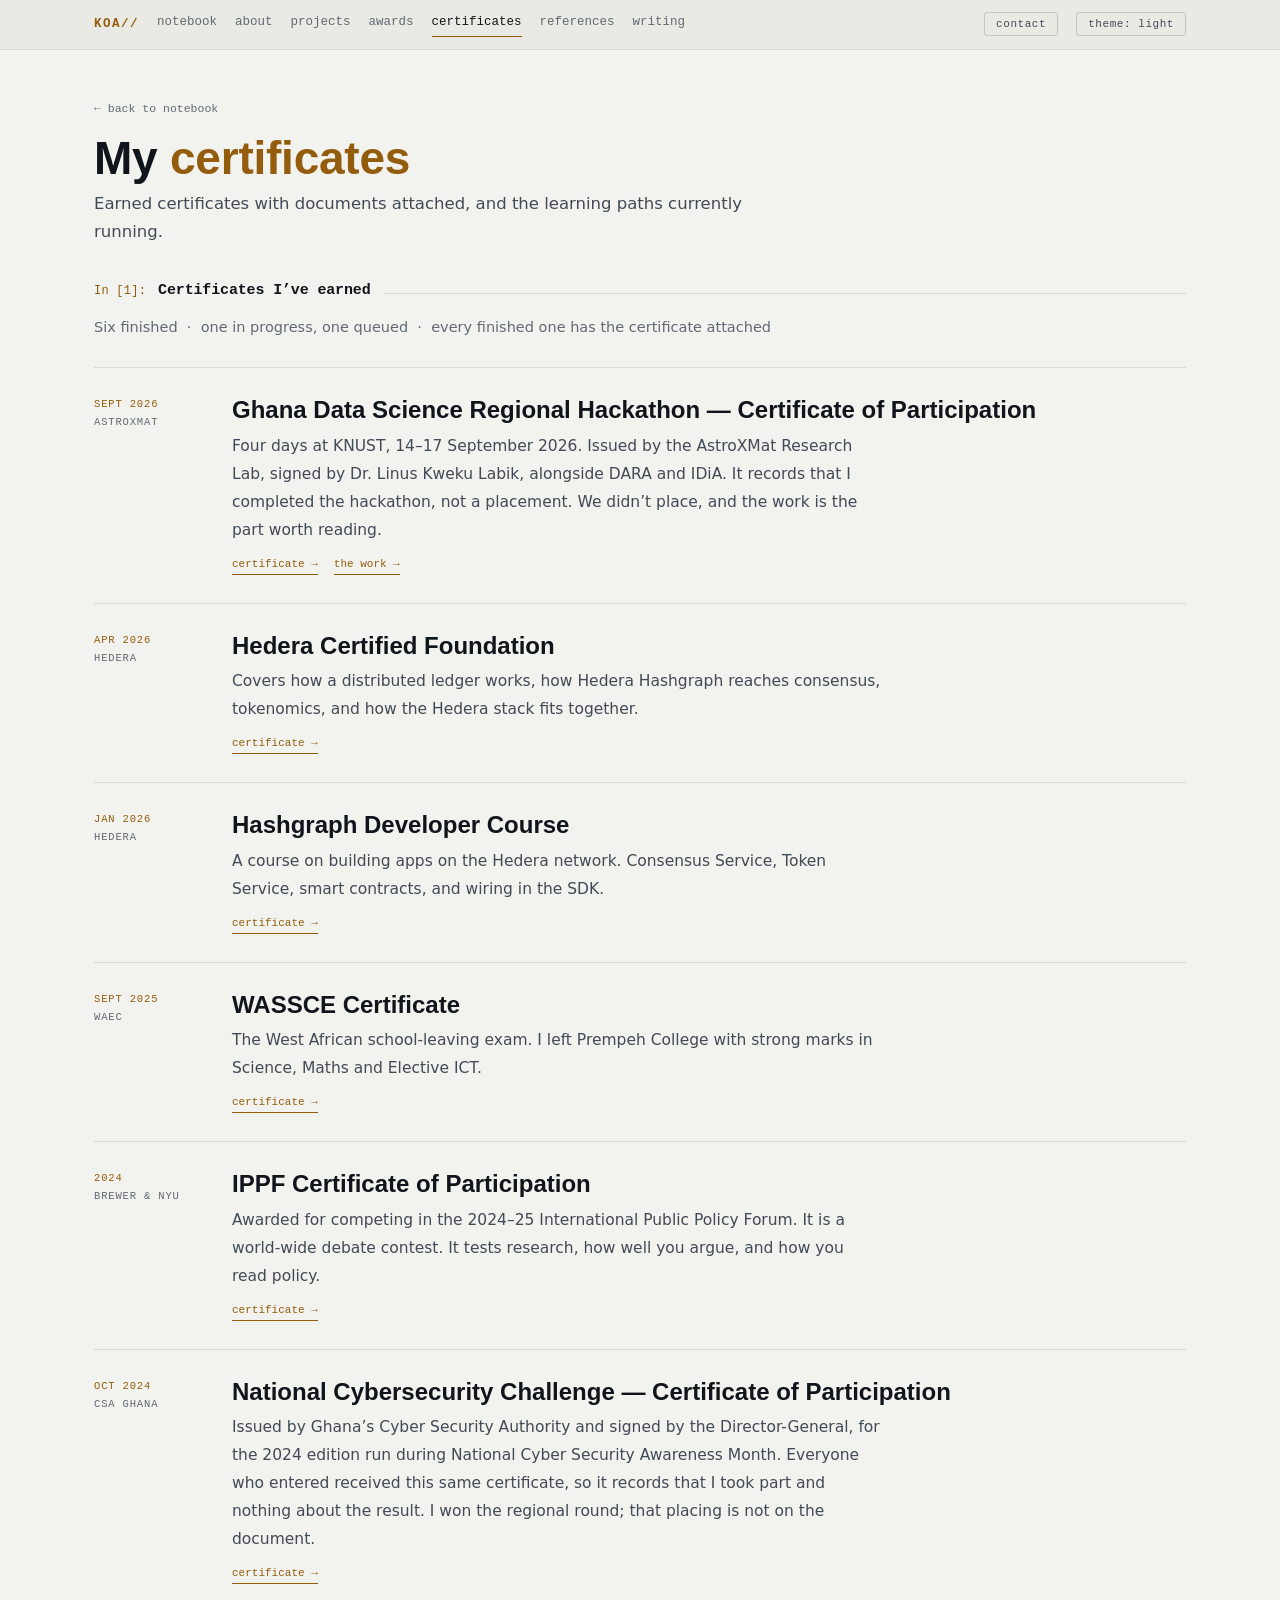
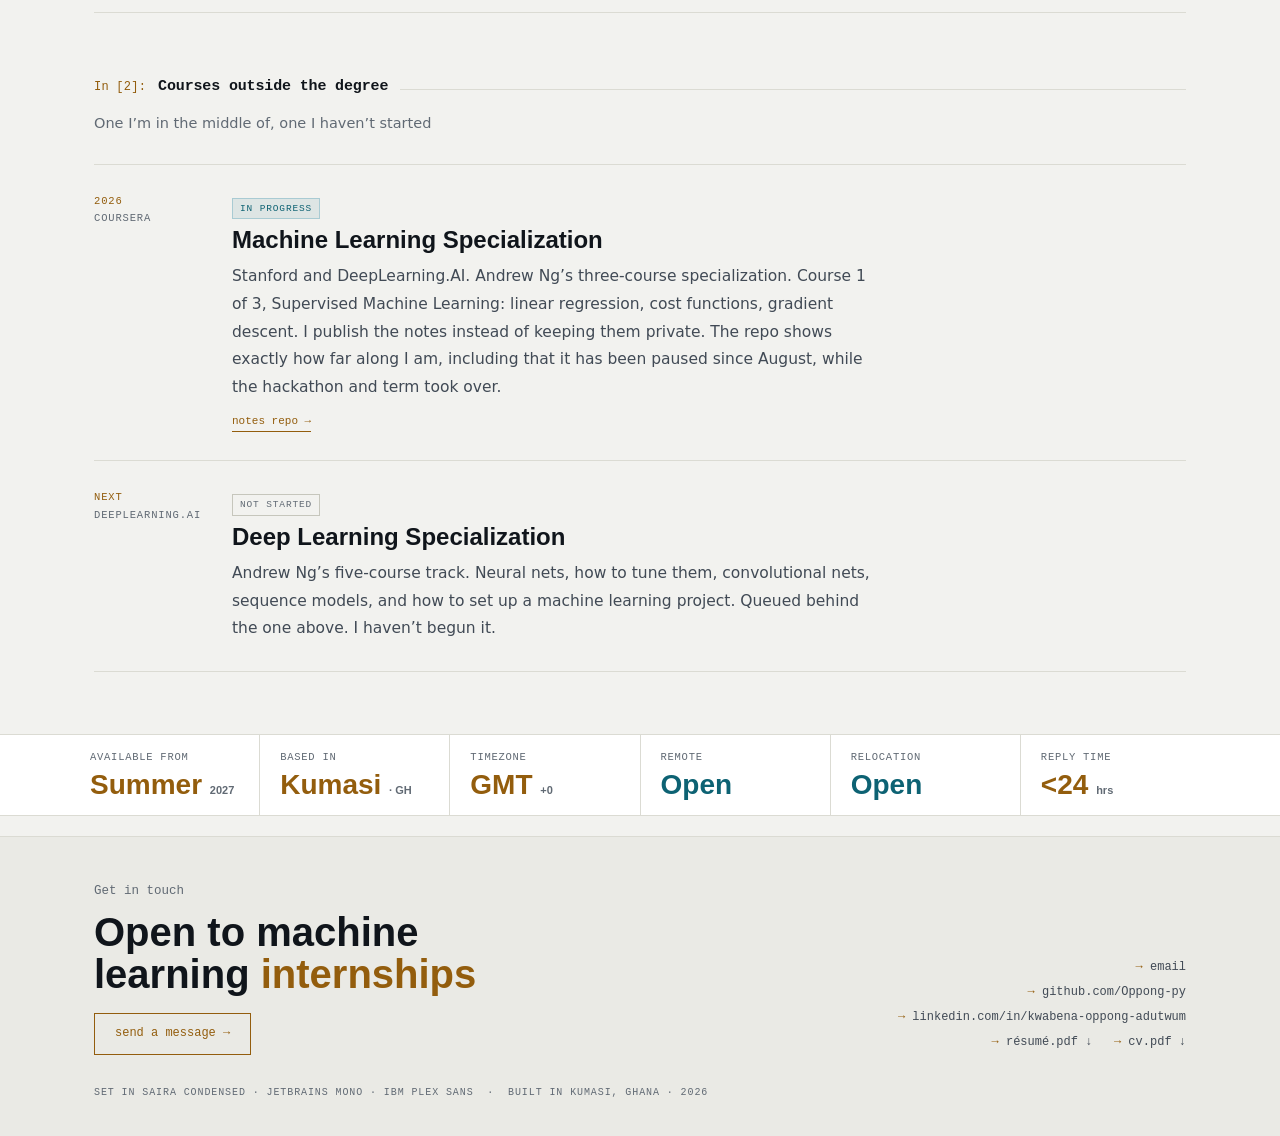
<file: certifications.html>
<!DOCTYPE html>
<html lang="en" data-theme="light">
<head>
<meta charset="UTF-8">
<meta name="viewport" content="width=device-width, initial-scale=1.0">
<meta http-equiv="Content-Security-Policy" content="default-src 'self'; base-uri 'self'; object-src 'none'; script-src 'self' 'sha256-2ElPHIPE8Q+Jko6kBx0FxSscNRR/ViGcCvGbqpuE5KE=' 'sha256-1/iwNmf+Tl4HtbsisiDGjjqU19Ra7FGwI+3F8dh04ck='; style-src 'self' 'unsafe-inline' https://fonts.googleapis.com; font-src 'self' https://fonts.gstatic.com; img-src 'self' data:; media-src 'self'; manifest-src 'self'; connect-src 'self'; form-action 'self' https://formspree.io; upgrade-insecure-requests">
<meta name="referrer" content="strict-origin-when-cross-origin">
<title>Credentials | Kwabena Oppong Adutwum</title>
<meta name="description" content="Six earned certificates with the documents attached: the Ghana Data Science hackathon, two Hedera credentials, WASSCE, the IPPF and the National Cybersecurity Challenge, plus the courses still running.">
<link rel="icon" href="assets/icons/favicon.ico" sizes="any">
<link rel="icon" type="image/png" sizes="32x32" href="assets/icons/favicon-32.png">
<link rel="icon" type="image/png" sizes="16x16" href="assets/icons/favicon-16.png">
<link rel="icon" type="image/png" sizes="48x48" href="assets/icons/favicon-48.png">
<link rel="apple-touch-icon" href="assets/icons/apple-touch-icon.png">
<link rel="manifest" href="site.webmanifest">
<meta name="theme-color" content="#935D0D">
<link rel="canonical" href="https://oppong-py.github.io/certifications.html">
<meta property="og:url" content="https://oppong-py.github.io/certifications.html">
<meta property="og:title" content="Credentials | Kwabena Oppong Adutwum">
<meta property="og:description" content="Six earned certificates with the documents attached: the Ghana Data Science hackathon, two Hedera credentials, WASSCE, the IPPF and the National Cybersecurity Challenge, plus the courses still running.">
<meta property="og:type" content="website">
<meta property="og:image" content="https://oppong-py.github.io/assets/images/og/default.png">
<meta name="twitter:card" content="summary_large_image">
<script>(function(){var r=document.documentElement;
try{var t=localStorage.getItem('koa-theme');
if(t==='dark'||t==='light')r.setAttribute('data-theme',t);}catch(e){}
/* Page-transition bootstrap. The hidden start state is applied ONLY once this
   script has run, so with JS off the site is simply always visible. */
try{if(!matchMedia('(prefers-reduced-motion: reduce)').matches){
  r.className+=' js-fx';
  var show=function(){if(r.className.indexOf('is-ready')<0)r.className+=' is-ready';};
  if(document.readyState!=='loading')requestAnimationFrame(show);
  else document.addEventListener('DOMContentLoaded',function(){requestAnimationFrame(show);});
  setTimeout(show,1200);                       /* failsafe: never stay blank */
}}catch(e){r.className+=' is-ready';}})();</script>
<link rel="preconnect" href="https://fonts.googleapis.com">
<link rel="preconnect" href="https://fonts.gstatic.com" crossorigin>
<link href="https://fonts.googleapis.com/css2?family=Saira+Condensed:wght@500;600;700&family=JetBrains+Mono:wght@400;500;700&family=IBM+Plex+Sans:wght@400;500;600&display=swap" rel="stylesheet">
<script type="application/ld+json">
{"@context":"https://schema.org","@graph":[{"@type":"Person","@id":"https://oppong-py.github.io/#person","name":"Kwabena Oppong Adutwum","alternateName":"Oppong","url":"https://oppong-py.github.io/","jobTitle":"Computer Science Student","description":"Computer Science undergraduate at KNUST, Kumasi, working in applied machine learning after a route through robotics and cybersecurity.","image":"https://oppong-py.github.io/assets/images/portrait-v2.webp","email":"oppongkwabena1777dev@gmail.com","nationality":{"@type":"Country","name":"Ghana"},"address":{"@type":"PostalAddress","addressLocality":"Kumasi","addressCountry":"GH"},"sameAs":["https://github.com/Oppong-py","https://www.linkedin.com/in/kwabena-oppong-adutwum"],"alumniOf":{"@type":"HighSchool","name":"Prempeh College","address":{"@type":"PostalAddress","addressLocality":"Kumasi","addressCountry":"GH"}},"affiliation":{"@type":"CollegeOrUniversity","name":"Kwame Nkrumah University of Science and Technology","url":"https://www.knust.edu.gh"},"knowsLanguage":["en","fr"],"knowsAbout":["Machine Learning","Python","NumPy","pandas","scikit-learn","Matplotlib","Remote Sensing","Cross-Validation","Domain Adaptation","Robotics","PID Control","Cybersecurity","React Native"],"award":["National Champion, Robofest Ghana 2025","Regional Champion, National Cybersecurity Challenge 2024","2nd Place, ACES CodeFest 2026 UI/UX Challenge"]},{"@type":"WebSite","@id":"https://oppong-py.github.io/#website","url":"https://oppong-py.github.io/","name":"Kwabena Oppong Adutwum","inLanguage":"en","publisher":{"@id":"https://oppong-py.github.io/#person"}},{"@type":"BreadcrumbList","@id":"https://oppong-py.github.io/certifications.html#crumbs","itemListElement":[{"@type":"ListItem","position":1,"name":"Notebook","item":"https://oppong-py.github.io/"},{"@type":"ListItem","position":2,"name":"Certificates","item":"https://oppong-py.github.io/certifications.html"}]},{"@type":"CollectionPage","@id":"https://oppong-py.github.io/certifications.html#page","name":"Credentials","description":"Six earned certificates with the documents attached: the Ghana Data Science hackathon, two Hedera credentials, WASSCE, the IPPF and the National Cybersecurity Challenge, plus the courses still running.","url":"https://oppong-py.github.io/certifications.html","inLanguage":"en","isPartOf":{"@id":"https://oppong-py.github.io/#website"},"primaryImageOfPage":"https://oppong-py.github.io/assets/images/og/default.png","breadcrumb":{"@id":"https://oppong-py.github.io/certifications.html#crumbs"},"about":{"@id":"https://oppong-py.github.io/#person"}}]}
</script>
<link rel="stylesheet" href="styles.css">
</head>
<body>
<a href="#main" class="skip">Skip to content</a>
<nav aria-label="Main">
  <div class="wrap">
    <a href="index.html" class="id">KOA//</a>
    <div class="navlinks">
      <a href="index.html">notebook</a>
      <a href="about.html">about</a>
      <a href="projects.html">projects</a>
      <a href="achievements.html">awards</a>
      <a href="certifications.html" class="on">certificates</a>
      <a href="testimonials.html">references</a>
      <a href="writing.html">writing</a>
    </div>
    <a href="contact.html" class="tog ctc">contact</a>
    <button class="tog" id="themeToggle" type="button" aria-label="Switch colour theme">theme: light</button>
  </div>
</nav>
<main id="main">
<div class="wrap phead">
  <a class="back" href="index.html">&larr; back to notebook</a>
  <h1>My <em>certificates</em></h1>
  <p class="sub">Earned certificates with documents attached, and the learning paths currently running.</p>
</div>

<section class="wrap" style="padding-top:26px">
  <div class="cell"><span class="in">In&nbsp;[1]:</span><h2>Certificates I&rsquo;ve earned</h2><span class="rule"></span></div>
  <div class="out">Six finished &nbsp;&middot;&nbsp; one in progress, one queued &nbsp;&middot;&nbsp; every finished one has the certificate attached</div>

  <div class="entries">
    <div class="entry">
      <div class="when">Sept 2026<span>AstroXMat</span></div>
      <div><h3>Ghana Data Science Regional Hackathon &mdash; Certificate of Participation</h3><p>Four days at KNUST, 14&ndash;17 September 2026. Issued by the AstroXMat Research Lab, signed by Dr. Linus Kweku Labik, alongside DARA and IDiA. It records that I completed the hackathon, not a placement. We didn&rsquo;t place, and the work is the part worth reading.</p><div class="links"><a href="assets/docs/gds-hackathon-certificate.pdf" data-preview="assets/docs/previews/gds-hackathon-certificate.webp" data-title="Ghana Data Science Regional Hackathon &mdash; Certificate of Participation">certificate &rarr;</a><a href="https://github.com/Oppong-py/gds-hackathon-2026-building-age" target=_blank rel=noopener>the work &rarr;</a></div></div>
    </div>
    <div class="entry">
      <div class="when">Apr 2026<span>Hedera</span></div>
      <div><h3>Hedera Certified Foundation</h3><p>Covers how a distributed ledger works, how Hedera Hashgraph reaches consensus, tokenomics, and how the Hedera stack fits together.</p><div class="links"><a href="assets/docs/hedera-foundation-certificate.pdf" data-preview="assets/docs/previews/hedera-foundation-certificate.webp" data-title="Hedera Certified Foundation">certificate &rarr;</a></div></div>
    </div>
    <div class="entry">
      <div class="when">Jan 2026<span>Hedera</span></div>
      <div><h3>Hashgraph Developer Course</h3><p>A course on building apps on the Hedera network. Consensus Service, Token Service, smart contracts, and wiring in the SDK.</p><div class="links"><a href="assets/docs/hedera-certificate.pdf" data-preview="assets/docs/previews/hedera-certificate.webp" data-title="Hashgraph Developer Course">certificate &rarr;</a></div></div>
    </div>
    <div class="entry">
      <div class="when">Sept 2025<span>WAEC</span></div>
      <div><h3>WASSCE Certificate</h3><p>The West African school-leaving exam. I left Prempeh College with strong marks in Science, Maths and Elective ICT.</p><div class="links"><a href="assets/docs/prempeh-certificate.pdf" data-preview="assets/docs/previews/prempeh-certificate.webp" data-title="WASSCE Certificate">certificate &rarr;</a></div></div>
    </div>
    <div class="entry">
      <div class="when">2024<span>Brewer &amp; NYU</span></div>
      <div><h3>IPPF Certificate of Participation</h3><p>Awarded for competing in the 2024&ndash;25 International Public Policy Forum. It is a world-wide debate contest. It tests research, how well you argue, and how you read policy.</p><div class="links"><a href="assets/docs/ippf-certificate.pdf" data-preview="assets/docs/previews/ippf-certificate.webp" data-title="IPPF Certificate of Participation">certificate &rarr;</a></div></div>
    </div>
    <div class="entry">
      <div class="when">Oct 2024<span>CSA Ghana</span></div>
      <div><h3>National Cybersecurity Challenge &mdash; Certificate of Participation</h3><p>Issued by Ghana&rsquo;s Cyber Security Authority and signed by the Director-General, for the 2024 edition run during National Cyber Security Awareness Month. Everyone who entered received this same certificate, so it records that I took part and nothing about the result. I won the regional round; that placing is not on the document.</p><div class="links"><a href="assets/docs/cybersecurity-certificate.pdf" data-preview="assets/docs/previews/cybersecurity-certificate.webp" data-title="National Cybersecurity Challenge &mdash; Certificate of Participation">certificate &rarr;</a></div></div>
    </div>
  </div>
</section>

<section class="wrap" style="padding-top:0">
  <div class="cell"><span class="in">In&nbsp;[2]:</span><h2>Courses outside the degree</h2><span class="rule"></span></div>
  <div class="out">One I&rsquo;m in the middle of, one I haven&rsquo;t started</div>
  <div class="entries">
    <div class="entry">
      <div class="when">2026<span>Coursera</span></div>
      <div><span class="flag">IN PROGRESS</span><h3>Machine Learning Specialization</h3><p>Stanford and DeepLearning.AI. Andrew Ng&rsquo;s three-course specialization. Course 1 of 3, Supervised Machine Learning: linear regression, cost functions, gradient descent. I publish the notes instead of keeping them private. The repo shows exactly how far along I am, including that it has been paused since August, while the hackathon and term took over.</p><div class="links"><a href="https://github.com/Oppong-py/ml-specialization-coursera" target=_blank rel=noopener>notes repo &rarr;</a></div></div>
    </div>
    <div class="entry">
      <div class="when">next<span>DeepLearning.AI</span></div>
      <div><span class="flag plan">NOT STARTED</span><h3>Deep Learning Specialization</h3><p>Andrew Ng&rsquo;s five-course track. Neural nets, how to tune them, convolutional nets, sequence models, and how to set up a machine learning project. Queued behind the one above. I haven&rsquo;t begun it.</p></div>
    </div>
  </div>
</section>

<div class="strip">
  <div class="wrap">
    <div class="c"><div class="l">Available from</div><div class="v">Summer <small>2027</small></div></div>
    <div class="c"><div class="l">Based in</div><div class="v">Kumasi <small>&middot; GH</small></div></div>
    <div class="c"><div class="l">Timezone</div><div class="v">GMT <small>+0</small></div></div>
    <div class="c"><div class="l">Remote</div><div class="v cool">Open</div></div>
    <div class="c"><div class="l">Relocation</div><div class="v cool">Open</div></div>
    <div class="c"><div class="l">Reply time</div><div class="v num">&lt;24 <small>hrs</small></div></div>
  </div>
</div>

</main>
<footer>
  <div class="wrap">
    <div class="top">
      <div>
        <div class="k">Get in touch</div>
        <h2>Open to machine<br>learning <em>internships</em></h2>
        <a class="fcta" href="contact.html">send a message &rarr;</a>
      </div>
      <div class="links">
        <a href="mailto:oppongkwabena1777dev@gmail.com"><i>&rarr;</i> email</a><br>
        <a href="https://github.com/Oppong-py" target="_blank" rel="noopener"><i>&rarr;</i> github.com/Oppong-py</a><br>
        <a href="https://www.linkedin.com/in/kwabena-oppong-adutwum" target="_blank" rel="noopener"><i>&rarr;</i> linkedin.com/in/kwabena-oppong-adutwum</a><br>
        <a href="assets/docs/resume.pdf" data-doc data-preview="assets/docs/previews/resume.webp" target="_blank" rel="noopener" data-title="R&eacute;sum&eacute;"><i>&rarr;</i> r&eacute;sum&eacute;.pdf</a>
        <a href="assets/docs/resume.pdf" data-doc data-preview="assets/docs/previews/resume.webp" download title="Download r&eacute;sum&eacute;" data-title="R&eacute;sum&eacute;">&darr;</a> &nbsp;
        <a href="assets/docs/cv.pdf" data-doc data-preview="assets/docs/previews/cv.webp" target="_blank" rel="noopener" data-title="Curriculum Vitae"><i>&rarr;</i> cv.pdf</a>
        <a href="assets/docs/cv.pdf" data-doc data-preview="assets/docs/previews/cv.webp" download title="Download CV" data-title="Curriculum Vitae">&darr;</a>
      </div>
    </div>
    <div class="colophon">SET IN SAIRA CONDENSED &middot; JETBRAINS MONO &middot; IBM PLEX SANS &nbsp;&middot;&nbsp; BUILT IN KUMASI, GHANA &middot; 2026</div>
  </div>
</footer>

<div class="vw" id="vw" hidden role="dialog" aria-modal="true" aria-labelledby="vwt">
  <div class="vwd">
    <div class="vwh">
      <div class="vwm"><div class="vwt" id="vwt"></div><div class="vwf" id="vwf"></div></div>
      <div class="vwa">
        <a id="vwdl" href="" download>download</a>
        <button class="vwx" id="vwx" type="button" aria-label="Close">&times;</button>
      </div>
    </div>
    <div class="vwb" id="vwb"></div>
  </div>
</div>

<script>
(function () {
  var root = document.documentElement, btn = document.getElementById('themeToggle');
  function save(v) { try { localStorage.setItem('koa-theme', v); } catch (e) {} }
  /* the theme was already applied by the inline script in <head>, so there is
     no flash of the wrong colours here — this only wires up the toggle. */
  function label(){ btn.textContent = 'theme: ' + (root.getAttribute('data-theme') || 'light'); }
  label();
  btn.addEventListener('click', function () {
    var next = root.getAttribute('data-theme') === 'dark' ? 'light' : 'dark';
    root.setAttribute('data-theme', next); save(next); label();
  });

  /* ---- viewer -------------------------------------------------------
     Certificates, photos and PDFs open in a window on top of the page
     instead of navigating away or spawning a tab. With JavaScript off
     every one of these is still a plain link and still works. */
  var vw   = document.getElementById('vw'),
      vwb  = document.getElementById('vwb'),
      vwt  = document.getElementById('vwt'),
      vwf  = document.getElementById('vwf'),
      vwdl = document.getElementById('vwdl'),
      lastFocus = null;

  var IMG = /\.(png|jpe?g|gif|webp|svg|avif)$/i, PDF = /\.pdf$/i;
  /* A PDF inside a frame is not rendered by iOS Safari and by most
     Android browsers: they show an empty box or silently offer a
     download. Below this width the link is left alone rather than
     opening a window that cannot draw its contents. */
  var FRAME_PDF = function(){ return window.innerWidth >= 760; };

  function vwClose(){
    if (vw.hidden) return;
    vw.hidden = true; vwb.textContent = ''; vwb.className = 'vwb'; vw.classList.remove('is-img');
    document.body.style.overflow = '';
    if (lastFocus && lastFocus.focus) lastFocus.focus();
    lastFocus = null;
  }

  function vwOpen(url, title, trigger, preview, isDoc){
    var file = url.split('/').pop();
    try { file = decodeURIComponent(file); } catch (e) {}
    lastFocus = trigger || null;
    vwt.textContent = title || file;
    vwf.textContent = file;
    vwdl.href = url;
    vwb.textContent = '';

    /* Text documents get the browser's real PDF viewer where it works, so
       the text stays selectable, searchable and printable. Certificates are
       pictures and are always shown as pictures. Below 760px nothing is
       framed, because mobile browsers do not render a PDF in a frame. */
    var isFrame = PDF.test(url) && FRAME_PDF() && (isDoc || !preview);
    if (isFrame) {
      var f = document.createElement('iframe');
      f.src = url + '#view=FitH';
      f.title = title || file;
      vwb.appendChild(f);
    } else {
      var i = document.createElement('img');
      i.src = preview || url; i.alt = title || file; i.decoding = 'async';
      vwb.appendChild(i);
    }
    /* Nothing in this window sends the reader anywhere else. A picture is
       already fully on screen and needs no control at all beyond close.
       A document keeps its download, which is also the way out if a
       browser refuses to draw the PDF. */
    vwdl.hidden = !isDoc;
    vw.classList.toggle('is-img', !isFrame);
    vwb.className = 'vwb' + (isFrame ? '' : ' can-zoom');
    vw.hidden = false;
    document.body.style.overflow = 'hidden';
    document.getElementById('vwx').focus();
  }

  /* One delegated handler covers every asset link on the page, including
     any added later, so no link can be forgotten. */
  document.addEventListener('click', function (e) {
    if (e.defaultPrevented || e.button !== 0) return;
    if (e.metaKey || e.ctrlKey || e.shiftKey || e.altKey) return;   /* let them open a tab on purpose */
    if (!vw.hidden && vw.contains(e.target)) return;   /* the window's own controls */
    var el = e.target.closest ? e.target.closest('[data-lb], a[href]') : null;
    if (!el) return;

    var url = el.getAttribute('data-lb') || el.getAttribute('href') || '';
    if (!url) return;
    if (el.hasAttribute('download')) return;
    var u; try { u = new URL(url, location.href); } catch (err) { return; }
    if (u.origin !== location.origin) return;
    var isImg = IMG.test(u.pathname), isPdf = PDF.test(u.pathname);
    if (!isImg && !isPdf) return;
    var preview = el.getAttribute('data-preview') || '';
    var isDoc   = el.hasAttribute('data-doc');
    /* A certificate is a picture, so it ships as one: it draws in every
       browser and on every phone, needs no plugin, and is a quarter of the
       weight. Text documents keep their PDF. */
    if (isPdf && !preview && !FRAME_PDF()) return;    /* phones: open it normally */

    e.preventDefault();
    vwOpen(u.pathname + u.search,
           el.getAttribute('data-title') || (el.getAttribute('alt') || '').trim() ||
           (el.textContent || '').replace(/[→↓←·]/g, '').trim(),
           el, preview, isDoc);
  });

  /* tap or click the picture to switch between fitting the window and
     twice its width; the container scrolls */
  vwb.addEventListener('click', function (e) {
    if (e.target.tagName !== 'IMG') return;
    vwb.classList.toggle('zoom');
  });

  document.getElementById('vwx').addEventListener('click', vwClose);
  vw.addEventListener('click', function (e) { if (e.target === vw) vwClose(); });

  document.addEventListener('keydown', function (e) {
    if (vw.hidden) return;
    if (e.key === 'Escape') { vwClose(); return; }
    if (e.key !== 'Tab') return;
    /* keep the keyboard inside the window while it is open */
    var f = vw.querySelectorAll('a[href]:not([hidden]), button:not([hidden])');
    if (!f.length) return;
    var first = f[0], last = f[f.length - 1];
    if (e.shiftKey && document.activeElement === first) { e.preventDefault(); last.focus(); }
    else if (!e.shiftKey && document.activeElement === last) { e.preventDefault(); first.focus(); }
  });

  /* the back button should dismiss the window, not leave the page */
  window.addEventListener('pageshow', vwClose);

  /* ---- page departure ----------------------------------------------
     Deliberately NOT the View Transitions API. That API is unsupported in
     Firefox and silently does nothing when anything is off, and "nothing"
     looks exactly like the bug. This runs in every browser, on every
     protocol, every time. */
  if (root.className.indexOf('js-fx') !== -1) {
    document.addEventListener('click', function (e) {
      if (e.defaultPrevented || e.button !== 0) return;
      if (e.metaKey || e.ctrlKey || e.shiftKey || e.altKey) return;
      var a = e.target.closest ? e.target.closest('a') : null;
      if (!a || !a.href) return;
      if (a.target && a.target !== '_self') return;      /* new-tab links */
      if (a.hasAttribute('download')) return;
      var href = a.getAttribute('href') || '';
      if (href.charAt(0) === '#' || /^(mailto|tel):/i.test(href)) return;
      var u; try { u = new URL(a.href, location.href); } catch (err) { return; }
      if (u.origin !== location.origin) return;          /* off-site */
      if (/\.(pdf|png|jpe?g|gif|webp|avif|svg|mp4|zip)$/i.test(u.pathname)) return;
      if (u.href === location.href) return;              /* same page */

      e.preventDefault();
      root.className += ' is-leaving';
      var gone = false;
      var go = function () { if (!gone) { gone = true; location.href = a.href; } };
      setTimeout(go, 100);                               /* matches the CSS */
    });
  }
  /* Warm the next page on hover. By the time a visitor has moved the
     pointer onto a link and pressed it (~200ms at minimum), the document
     is usually already fetched — so the exit fade is the only cost. */
  if (root.className.indexOf('js-fx') !== -1) {
    var warmed = {};
    var warm = function (e) {
      var a = e.target.closest ? e.target.closest('a') : null;
      if (!a || !a.href || (a.target && a.target !== '_self')) return;
      var u; try { u = new URL(a.href, location.href); } catch (err) { return; }
      if (u.origin !== location.origin || warmed[u.href]) return;
      if (!/\.html?$/i.test(u.pathname) && u.pathname !== '/') return;
      warmed[u.href] = 1;
      var l = document.createElement('link');
      l.rel = 'prefetch'; l.href = u.href;
      document.head.appendChild(l);
    };
    document.addEventListener('mouseover', warm, { passive: true });
    document.addEventListener('focusin', warm);
  }

  /* coming back via the back button restores a bfcached page mid-fade */
  window.addEventListener('pageshow', function () {
    root.className = root.className.replace(/\s*is-leaving/g, '');
  });

  /* show the confirmation banner when Formspree sends the visitor back */
  if (location.search.indexOf('sent=1') !== -1) {
    var s = document.getElementById('sent');
    if (s) { s.hidden = false; s.scrollIntoView({block:'center'}); }
  }

})();
</script>
</body>
</html>
</file>
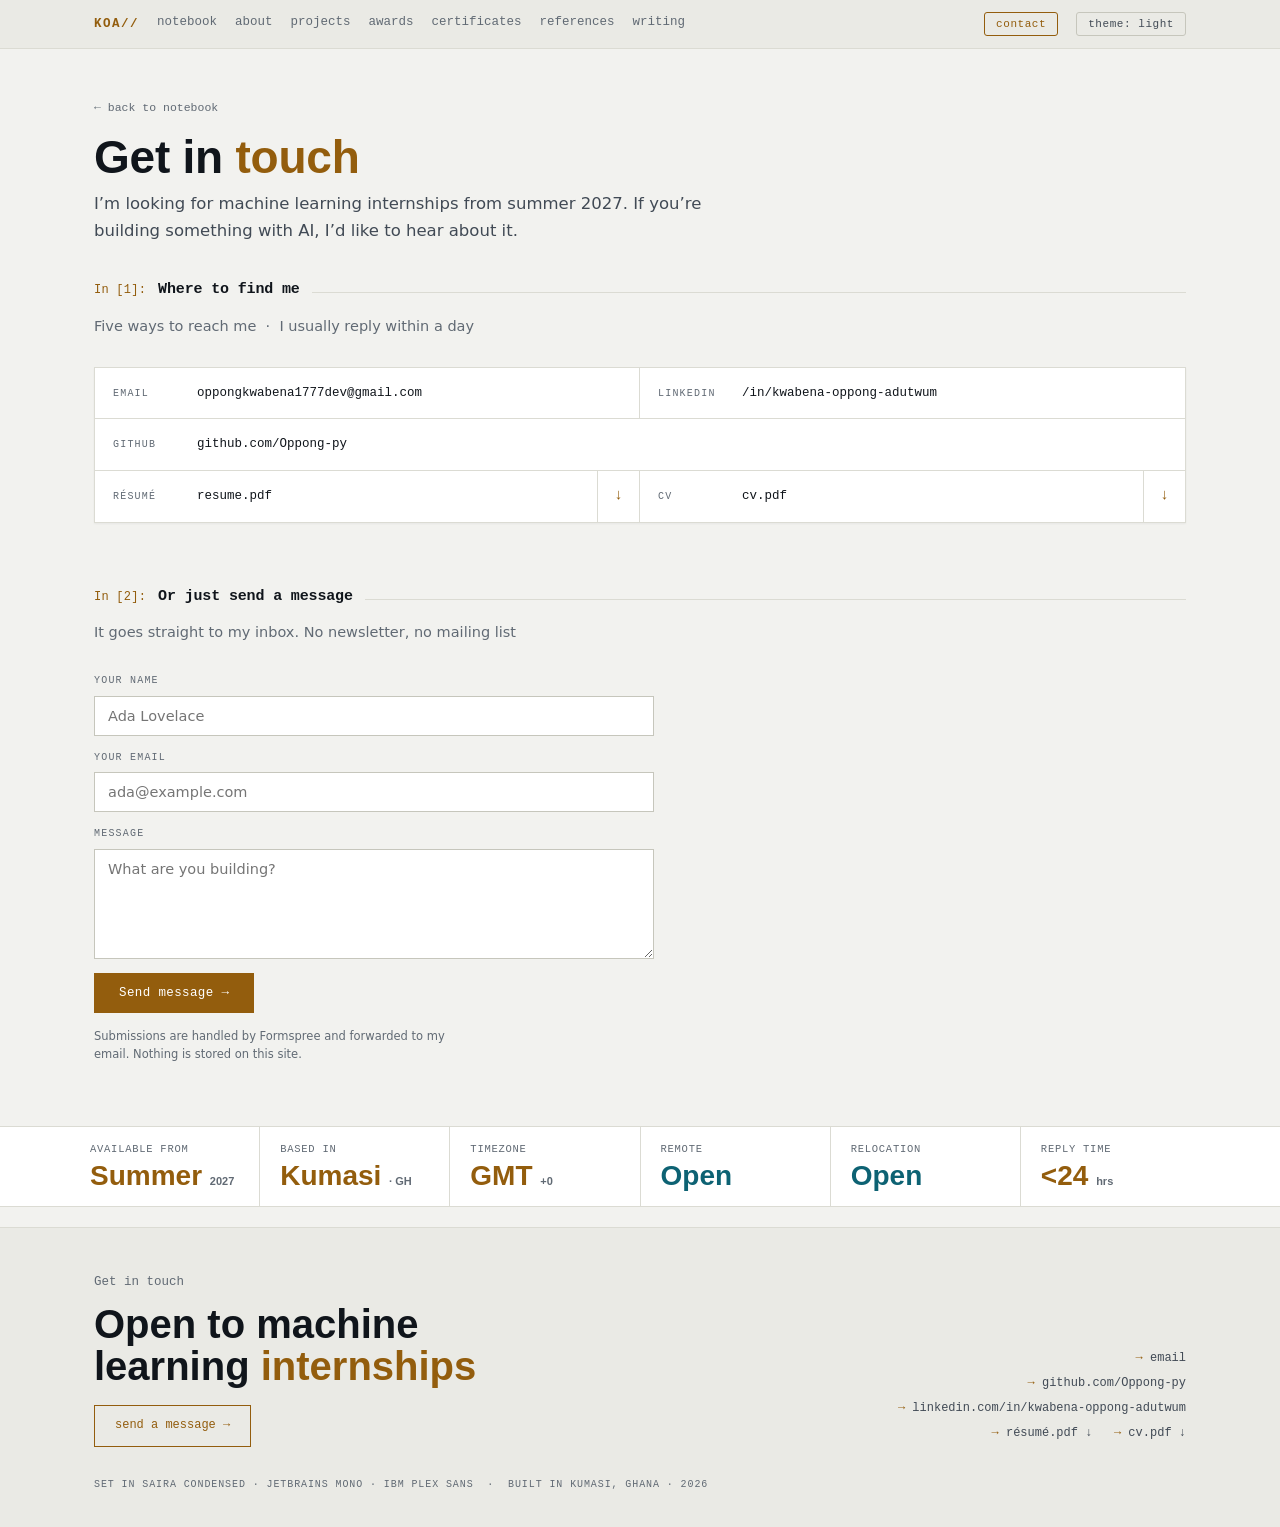
<file: contact.html>
<!DOCTYPE html>
<html lang="en" data-theme="light">
<head>
<meta charset="UTF-8">
<meta name="viewport" content="width=device-width, initial-scale=1.0">
<meta http-equiv="Content-Security-Policy" content="default-src 'self'; base-uri 'self'; object-src 'none'; script-src 'self' 'sha256-2ElPHIPE8Q+Jko6kBx0FxSscNRR/ViGcCvGbqpuE5KE=' 'sha256-1/iwNmf+Tl4HtbsisiDGjjqU19Ra7FGwI+3F8dh04ck='; style-src 'self' 'unsafe-inline' https://fonts.googleapis.com; font-src 'self' https://fonts.gstatic.com; img-src 'self' data:; media-src 'self'; manifest-src 'self'; connect-src 'self'; form-action 'self' https://formspree.io; upgrade-insecure-requests">
<meta name="referrer" content="strict-origin-when-cross-origin">
<title>Contact | Kwabena Oppong Adutwum</title>
<meta name="description" content="Get in touch with Kwabena Oppong Adutwum: email, LinkedIn, GitHub, résumé and CV.">
<link rel="icon" href="assets/icons/favicon.ico" sizes="any">
<link rel="icon" type="image/png" sizes="32x32" href="assets/icons/favicon-32.png">
<link rel="icon" type="image/png" sizes="16x16" href="assets/icons/favicon-16.png">
<link rel="icon" type="image/png" sizes="48x48" href="assets/icons/favicon-48.png">
<link rel="apple-touch-icon" href="assets/icons/apple-touch-icon.png">
<link rel="manifest" href="site.webmanifest">
<meta name="theme-color" content="#935D0D">
<link rel="canonical" href="https://oppong-py.github.io/contact.html">
<meta property="og:url" content="https://oppong-py.github.io/contact.html">
<meta property="og:title" content="Contact | Kwabena Oppong Adutwum">
<meta property="og:description" content="Get in touch with Kwabena Oppong Adutwum: email, LinkedIn, GitHub, résumé and CV.">
<meta property="og:type" content="website">
<meta property="og:image" content="https://oppong-py.github.io/assets/images/og/default.png">
<meta name="twitter:card" content="summary_large_image">
<script>(function(){var r=document.documentElement;
try{var t=localStorage.getItem('koa-theme');
if(t==='dark'||t==='light')r.setAttribute('data-theme',t);}catch(e){}
/* Page-transition bootstrap. The hidden start state is applied ONLY once this
   script has run, so with JS off the site is simply always visible. */
try{if(!matchMedia('(prefers-reduced-motion: reduce)').matches){
  r.className+=' js-fx';
  var show=function(){if(r.className.indexOf('is-ready')<0)r.className+=' is-ready';};
  if(document.readyState!=='loading')requestAnimationFrame(show);
  else document.addEventListener('DOMContentLoaded',function(){requestAnimationFrame(show);});
  setTimeout(show,1200);                       /* failsafe: never stay blank */
}}catch(e){r.className+=' is-ready';}})();</script>
<link rel="preconnect" href="https://fonts.googleapis.com">
<link rel="preconnect" href="https://fonts.gstatic.com" crossorigin>
<link href="https://fonts.googleapis.com/css2?family=Saira+Condensed:wght@500;600;700&family=JetBrains+Mono:wght@400;500;700&family=IBM+Plex+Sans:wght@400;500;600&display=swap" rel="stylesheet">
<script type="application/ld+json">
{"@context":"https://schema.org","@graph":[{"@type":"Person","@id":"https://oppong-py.github.io/#person","name":"Kwabena Oppong Adutwum","alternateName":"Oppong","url":"https://oppong-py.github.io/","jobTitle":"Computer Science Student","description":"Computer Science undergraduate at KNUST, Kumasi, working in applied machine learning after a route through robotics and cybersecurity.","image":"https://oppong-py.github.io/assets/images/portrait-v2.webp","email":"oppongkwabena1777dev@gmail.com","nationality":{"@type":"Country","name":"Ghana"},"address":{"@type":"PostalAddress","addressLocality":"Kumasi","addressCountry":"GH"},"sameAs":["https://github.com/Oppong-py","https://www.linkedin.com/in/kwabena-oppong-adutwum"],"alumniOf":{"@type":"HighSchool","name":"Prempeh College","address":{"@type":"PostalAddress","addressLocality":"Kumasi","addressCountry":"GH"}},"affiliation":{"@type":"CollegeOrUniversity","name":"Kwame Nkrumah University of Science and Technology","url":"https://www.knust.edu.gh"},"knowsLanguage":["en","fr"],"knowsAbout":["Machine Learning","Python","NumPy","pandas","scikit-learn","Matplotlib","Remote Sensing","Cross-Validation","Domain Adaptation","Robotics","PID Control","Cybersecurity","React Native"],"award":["National Champion, Robofest Ghana 2025","Regional Champion, National Cybersecurity Challenge 2024","2nd Place, ACES CodeFest 2026 UI/UX Challenge"]},{"@type":"WebSite","@id":"https://oppong-py.github.io/#website","url":"https://oppong-py.github.io/","name":"Kwabena Oppong Adutwum","inLanguage":"en","publisher":{"@id":"https://oppong-py.github.io/#person"}},{"@type":"BreadcrumbList","@id":"https://oppong-py.github.io/contact.html#crumbs","itemListElement":[{"@type":"ListItem","position":1,"name":"Notebook","item":"https://oppong-py.github.io/"},{"@type":"ListItem","position":2,"name":"Contact","item":"https://oppong-py.github.io/contact.html"}]},{"@type":"ContactPage","@id":"https://oppong-py.github.io/contact.html#page","name":"Contact","description":"Get in touch with Kwabena Oppong Adutwum: email, LinkedIn, GitHub, résumé and CV.","url":"https://oppong-py.github.io/contact.html","inLanguage":"en","isPartOf":{"@id":"https://oppong-py.github.io/#website"},"primaryImageOfPage":"https://oppong-py.github.io/assets/images/og/default.png","breadcrumb":{"@id":"https://oppong-py.github.io/contact.html#crumbs"},"about":{"@id":"https://oppong-py.github.io/#person"}}]}
</script>
<link rel="stylesheet" href="styles.css">
</head>
<body>
<a href="#main" class="skip">Skip to content</a>
<nav aria-label="Main">
  <div class="wrap">
    <a href="index.html" class="id">KOA//</a>
    <div class="navlinks">
      <a href="index.html">notebook</a>
      <a href="about.html">about</a>
      <a href="projects.html">projects</a>
      <a href="achievements.html">awards</a>
      <a href="certifications.html">certificates</a>
      <a href="testimonials.html">references</a>
      <a href="writing.html">writing</a>
    </div>
    <a href="contact.html" class="tog ctc on">contact</a>
    <button class="tog" id="themeToggle" type="button" aria-label="Switch colour theme">theme: light</button>
  </div>
</nav>
<main id="main">
<div class="wrap phead">
  <a class="back" href="index.html">&larr; back to notebook</a>
  <h1>Get in <em>touch</em></h1>
  <p class="sub">I&rsquo;m looking for machine learning internships from summer 2027. If you&rsquo;re building something with AI, I&rsquo;d like to hear about it.</p>
</div>

<section class="wrap" style="padding-top:26px">
  <div class="cell"><span class="in">In&nbsp;[1]:</span><h2>Where to find me</h2><span class="rule"></span></div>
  <div class="out">Five ways to reach me &nbsp;&middot;&nbsp; I usually reply within a day</div>

  <div class="chan">
    <div class="ch"><a class="main" href="mailto:oppongkwabena1777dev@gmail.com">
      <span class="k">email</span><span class="v">oppongkwabena1777dev@gmail.com</span></a></div>
    <div class="ch"><a class="main" href="https://www.linkedin.com/in/kwabena-oppong-adutwum" target="_blank" rel="noopener">
      <span class="k">linkedin</span><span class="v">/in/kwabena-oppong-adutwum</span></a></div>
    <div class="ch"><a class="main" href="https://github.com/Oppong-py" target="_blank" rel="noopener">
      <span class="k">github</span><span class="v">github.com/Oppong-py</span></a></div>
    <div class="ch"><a class="main" href="assets/docs/resume.pdf" data-doc data-preview="assets/docs/previews/resume.webp" target="_blank" rel="noopener" data-title="R&eacute;sum&eacute;">
      <span class="k">r&eacute;sum&eacute;</span><span class="v">resume.pdf</span></a>
      <a class="dl" href="assets/docs/resume.pdf" data-doc data-preview="assets/docs/previews/resume.webp" download title="Download r&eacute;sum&eacute;" data-title="R&eacute;sum&eacute;">&darr;</a></div>
    <div class="ch"><a class="main" href="assets/docs/cv.pdf" data-doc data-preview="assets/docs/previews/cv.webp" target="_blank" rel="noopener" data-title="Curriculum Vitae">
      <span class="k">cv</span><span class="v">cv.pdf</span></a>
      <a class="dl" href="assets/docs/cv.pdf" data-doc data-preview="assets/docs/previews/cv.webp" download title="Download CV" data-title="Curriculum Vitae">&darr;</a></div>
  </div>
</section>

<section class="wrap" style="padding-top:0">
  <div class="cell"><span class="in">In&nbsp;[2]:</span><h2>Or just send a message</h2><span class="rule"></span></div>
  <div class="out">It goes straight to my inbox. No newsletter, no mailing list</div>
  <div class="sent" id="sent" hidden>Message sent, thank you. I reply within 24 hours.</div>
  <form class="cform" action="https://formspree.io/f/myegkzrb" method="POST">
    <input type="hidden" name="_next" value="https://oppong-py.github.io/contact.html?sent=1">
    <input type="hidden" name="_subject" value="Portfolio contact form">
    <input type="text" name="_gotcha" tabindex="-1" autocomplete="off" aria-hidden="true" style="position:absolute;left:-9999px;width:1px;height:1px;opacity:0">
    <label>your name
      <input type="text" name="name" required autocomplete="name" placeholder="Ada Lovelace"></label>
    <label>your email
      <input type="email" name="email" required autocomplete="email" placeholder="ada@example.com"></label>
    <label>message
      <textarea name="message" rows="5" required placeholder="What are you building?"></textarea></label>
    <button type="submit">Send message &rarr;</button>
    <p class="fine">Submissions are handled by Formspree and forwarded to my email. Nothing is stored on this site.</p>
  </form>
</section>

<div class="strip">
  <div class="wrap">
    <div class="c"><div class="l">Available from</div><div class="v">Summer <small>2027</small></div></div>
    <div class="c"><div class="l">Based in</div><div class="v">Kumasi <small>&middot; GH</small></div></div>
    <div class="c"><div class="l">Timezone</div><div class="v">GMT <small>+0</small></div></div>
    <div class="c"><div class="l">Remote</div><div class="v cool">Open</div></div>
    <div class="c"><div class="l">Relocation</div><div class="v cool">Open</div></div>
    <div class="c"><div class="l">Reply time</div><div class="v num">&lt;24 <small>hrs</small></div></div>
  </div>
</div>

</main>
<footer>
  <div class="wrap">
    <div class="top">
      <div>
        <div class="k">Get in touch</div>
        <h2>Open to machine<br>learning <em>internships</em></h2>
        <a class="fcta" href="contact.html">send a message &rarr;</a>
      </div>
      <div class="links">
        <a href="mailto:oppongkwabena1777dev@gmail.com"><i>&rarr;</i> email</a><br>
        <a href="https://github.com/Oppong-py" target="_blank" rel="noopener"><i>&rarr;</i> github.com/Oppong-py</a><br>
        <a href="https://www.linkedin.com/in/kwabena-oppong-adutwum" target="_blank" rel="noopener"><i>&rarr;</i> linkedin.com/in/kwabena-oppong-adutwum</a><br>
        <a href="assets/docs/resume.pdf" data-doc data-preview="assets/docs/previews/resume.webp" target="_blank" rel="noopener" data-title="R&eacute;sum&eacute;"><i>&rarr;</i> r&eacute;sum&eacute;.pdf</a>
        <a href="assets/docs/resume.pdf" data-doc data-preview="assets/docs/previews/resume.webp" download title="Download r&eacute;sum&eacute;" data-title="R&eacute;sum&eacute;">&darr;</a> &nbsp;
        <a href="assets/docs/cv.pdf" data-doc data-preview="assets/docs/previews/cv.webp" target="_blank" rel="noopener" data-title="Curriculum Vitae"><i>&rarr;</i> cv.pdf</a>
        <a href="assets/docs/cv.pdf" data-doc data-preview="assets/docs/previews/cv.webp" download title="Download CV" data-title="Curriculum Vitae">&darr;</a>
      </div>
    </div>
    <div class="colophon">SET IN SAIRA CONDENSED &middot; JETBRAINS MONO &middot; IBM PLEX SANS &nbsp;&middot;&nbsp; BUILT IN KUMASI, GHANA &middot; 2026</div>
  </div>
</footer>

<div class="vw" id="vw" hidden role="dialog" aria-modal="true" aria-labelledby="vwt">
  <div class="vwd">
    <div class="vwh">
      <div class="vwm"><div class="vwt" id="vwt"></div><div class="vwf" id="vwf"></div></div>
      <div class="vwa">
        <a id="vwdl" href="" download>download</a>
        <button class="vwx" id="vwx" type="button" aria-label="Close">&times;</button>
      </div>
    </div>
    <div class="vwb" id="vwb"></div>
  </div>
</div>

<script>
(function () {
  var root = document.documentElement, btn = document.getElementById('themeToggle');
  function save(v) { try { localStorage.setItem('koa-theme', v); } catch (e) {} }
  /* the theme was already applied by the inline script in <head>, so there is
     no flash of the wrong colours here — this only wires up the toggle. */
  function label(){ btn.textContent = 'theme: ' + (root.getAttribute('data-theme') || 'light'); }
  label();
  btn.addEventListener('click', function () {
    var next = root.getAttribute('data-theme') === 'dark' ? 'light' : 'dark';
    root.setAttribute('data-theme', next); save(next); label();
  });

  /* ---- viewer -------------------------------------------------------
     Certificates, photos and PDFs open in a window on top of the page
     instead of navigating away or spawning a tab. With JavaScript off
     every one of these is still a plain link and still works. */
  var vw   = document.getElementById('vw'),
      vwb  = document.getElementById('vwb'),
      vwt  = document.getElementById('vwt'),
      vwf  = document.getElementById('vwf'),
      vwdl = document.getElementById('vwdl'),
      lastFocus = null;

  var IMG = /\.(png|jpe?g|gif|webp|svg|avif)$/i, PDF = /\.pdf$/i;
  /* A PDF inside a frame is not rendered by iOS Safari and by most
     Android browsers: they show an empty box or silently offer a
     download. Below this width the link is left alone rather than
     opening a window that cannot draw its contents. */
  var FRAME_PDF = function(){ return window.innerWidth >= 760; };

  function vwClose(){
    if (vw.hidden) return;
    vw.hidden = true; vwb.textContent = ''; vwb.className = 'vwb'; vw.classList.remove('is-img');
    document.body.style.overflow = '';
    if (lastFocus && lastFocus.focus) lastFocus.focus();
    lastFocus = null;
  }

  function vwOpen(url, title, trigger, preview, isDoc){
    var file = url.split('/').pop();
    try { file = decodeURIComponent(file); } catch (e) {}
    lastFocus = trigger || null;
    vwt.textContent = title || file;
    vwf.textContent = file;
    vwdl.href = url;
    vwb.textContent = '';

    /* Text documents get the browser's real PDF viewer where it works, so
       the text stays selectable, searchable and printable. Certificates are
       pictures and are always shown as pictures. Below 760px nothing is
       framed, because mobile browsers do not render a PDF in a frame. */
    var isFrame = PDF.test(url) && FRAME_PDF() && (isDoc || !preview);
    if (isFrame) {
      var f = document.createElement('iframe');
      f.src = url + '#view=FitH';
      f.title = title || file;
      vwb.appendChild(f);
    } else {
      var i = document.createElement('img');
      i.src = preview || url; i.alt = title || file; i.decoding = 'async';
      vwb.appendChild(i);
    }
    /* Nothing in this window sends the reader anywhere else. A picture is
       already fully on screen and needs no control at all beyond close.
       A document keeps its download, which is also the way out if a
       browser refuses to draw the PDF. */
    vwdl.hidden = !isDoc;
    vw.classList.toggle('is-img', !isFrame);
    vwb.className = 'vwb' + (isFrame ? '' : ' can-zoom');
    vw.hidden = false;
    document.body.style.overflow = 'hidden';
    document.getElementById('vwx').focus();
  }

  /* One delegated handler covers every asset link on the page, including
     any added later, so no link can be forgotten. */
  document.addEventListener('click', function (e) {
    if (e.defaultPrevented || e.button !== 0) return;
    if (e.metaKey || e.ctrlKey || e.shiftKey || e.altKey) return;   /* let them open a tab on purpose */
    if (!vw.hidden && vw.contains(e.target)) return;   /* the window's own controls */
    var el = e.target.closest ? e.target.closest('[data-lb], a[href]') : null;
    if (!el) return;

    var url = el.getAttribute('data-lb') || el.getAttribute('href') || '';
    if (!url) return;
    if (el.hasAttribute('download')) return;
    var u; try { u = new URL(url, location.href); } catch (err) { return; }
    if (u.origin !== location.origin) return;
    var isImg = IMG.test(u.pathname), isPdf = PDF.test(u.pathname);
    if (!isImg && !isPdf) return;
    var preview = el.getAttribute('data-preview') || '';
    var isDoc   = el.hasAttribute('data-doc');
    /* A certificate is a picture, so it ships as one: it draws in every
       browser and on every phone, needs no plugin, and is a quarter of the
       weight. Text documents keep their PDF. */
    if (isPdf && !preview && !FRAME_PDF()) return;    /* phones: open it normally */

    e.preventDefault();
    vwOpen(u.pathname + u.search,
           el.getAttribute('data-title') || (el.getAttribute('alt') || '').trim() ||
           (el.textContent || '').replace(/[→↓←·]/g, '').trim(),
           el, preview, isDoc);
  });

  /* tap or click the picture to switch between fitting the window and
     twice its width; the container scrolls */
  vwb.addEventListener('click', function (e) {
    if (e.target.tagName !== 'IMG') return;
    vwb.classList.toggle('zoom');
  });

  document.getElementById('vwx').addEventListener('click', vwClose);
  vw.addEventListener('click', function (e) { if (e.target === vw) vwClose(); });

  document.addEventListener('keydown', function (e) {
    if (vw.hidden) return;
    if (e.key === 'Escape') { vwClose(); return; }
    if (e.key !== 'Tab') return;
    /* keep the keyboard inside the window while it is open */
    var f = vw.querySelectorAll('a[href]:not([hidden]), button:not([hidden])');
    if (!f.length) return;
    var first = f[0], last = f[f.length - 1];
    if (e.shiftKey && document.activeElement === first) { e.preventDefault(); last.focus(); }
    else if (!e.shiftKey && document.activeElement === last) { e.preventDefault(); first.focus(); }
  });

  /* the back button should dismiss the window, not leave the page */
  window.addEventListener('pageshow', vwClose);

  /* ---- page departure ----------------------------------------------
     Deliberately NOT the View Transitions API. That API is unsupported in
     Firefox and silently does nothing when anything is off, and "nothing"
     looks exactly like the bug. This runs in every browser, on every
     protocol, every time. */
  if (root.className.indexOf('js-fx') !== -1) {
    document.addEventListener('click', function (e) {
      if (e.defaultPrevented || e.button !== 0) return;
      if (e.metaKey || e.ctrlKey || e.shiftKey || e.altKey) return;
      var a = e.target.closest ? e.target.closest('a') : null;
      if (!a || !a.href) return;
      if (a.target && a.target !== '_self') return;      /* new-tab links */
      if (a.hasAttribute('download')) return;
      var href = a.getAttribute('href') || '';
      if (href.charAt(0) === '#' || /^(mailto|tel):/i.test(href)) return;
      var u; try { u = new URL(a.href, location.href); } catch (err) { return; }
      if (u.origin !== location.origin) return;          /* off-site */
      if (/\.(pdf|png|jpe?g|gif|webp|avif|svg|mp4|zip)$/i.test(u.pathname)) return;
      if (u.href === location.href) return;              /* same page */

      e.preventDefault();
      root.className += ' is-leaving';
      var gone = false;
      var go = function () { if (!gone) { gone = true; location.href = a.href; } };
      setTimeout(go, 100);                               /* matches the CSS */
    });
  }
  /* Warm the next page on hover. By the time a visitor has moved the
     pointer onto a link and pressed it (~200ms at minimum), the document
     is usually already fetched — so the exit fade is the only cost. */
  if (root.className.indexOf('js-fx') !== -1) {
    var warmed = {};
    var warm = function (e) {
      var a = e.target.closest ? e.target.closest('a') : null;
      if (!a || !a.href || (a.target && a.target !== '_self')) return;
      var u; try { u = new URL(a.href, location.href); } catch (err) { return; }
      if (u.origin !== location.origin || warmed[u.href]) return;
      if (!/\.html?$/i.test(u.pathname) && u.pathname !== '/') return;
      warmed[u.href] = 1;
      var l = document.createElement('link');
      l.rel = 'prefetch'; l.href = u.href;
      document.head.appendChild(l);
    };
    document.addEventListener('mouseover', warm, { passive: true });
    document.addEventListener('focusin', warm);
  }

  /* coming back via the back button restores a bfcached page mid-fade */
  window.addEventListener('pageshow', function () {
    root.className = root.className.replace(/\s*is-leaving/g, '');
  });

  /* show the confirmation banner when Formspree sends the visitor back */
  if (location.search.indexOf('sent=1') !== -1) {
    var s = document.getElementById('sent');
    if (s) { s.hidden = false; s.scrollIntoView({block:'center'}); }
  }

})();
</script>
</body>
</html>
</file>
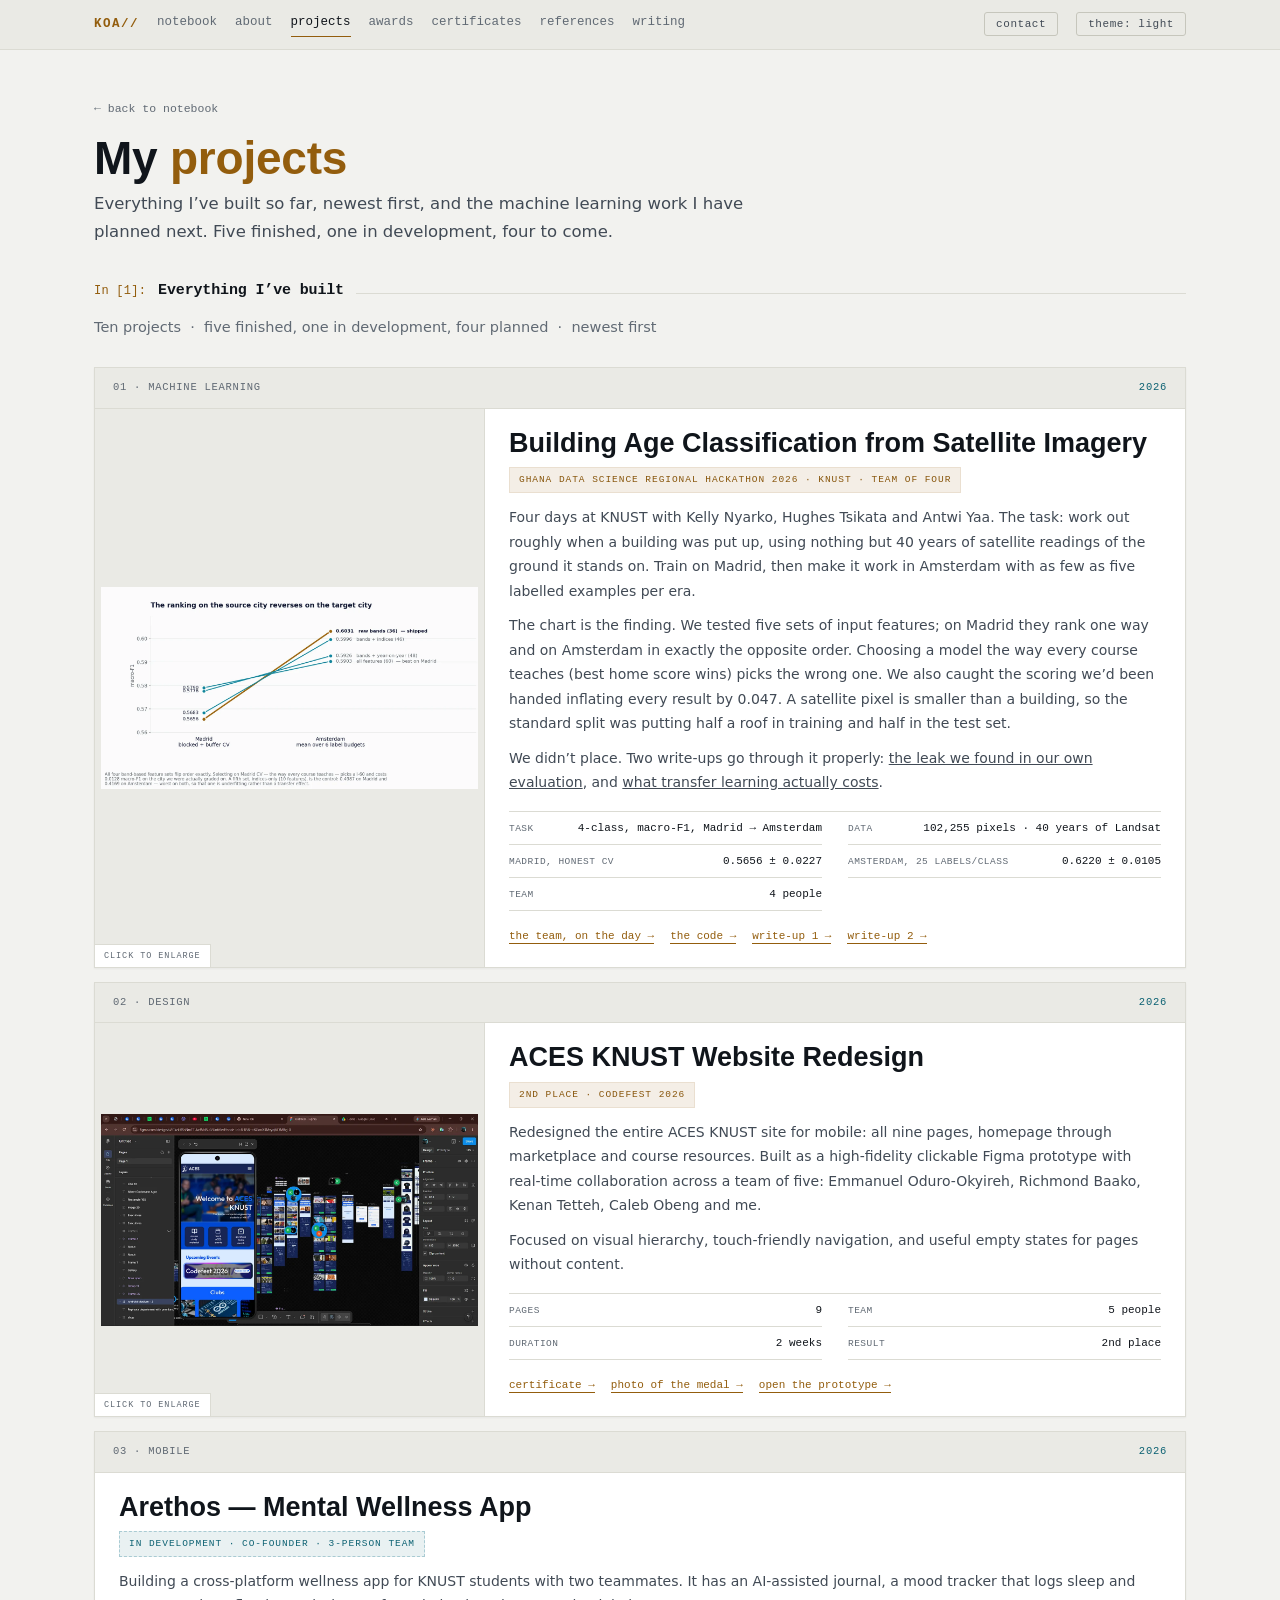
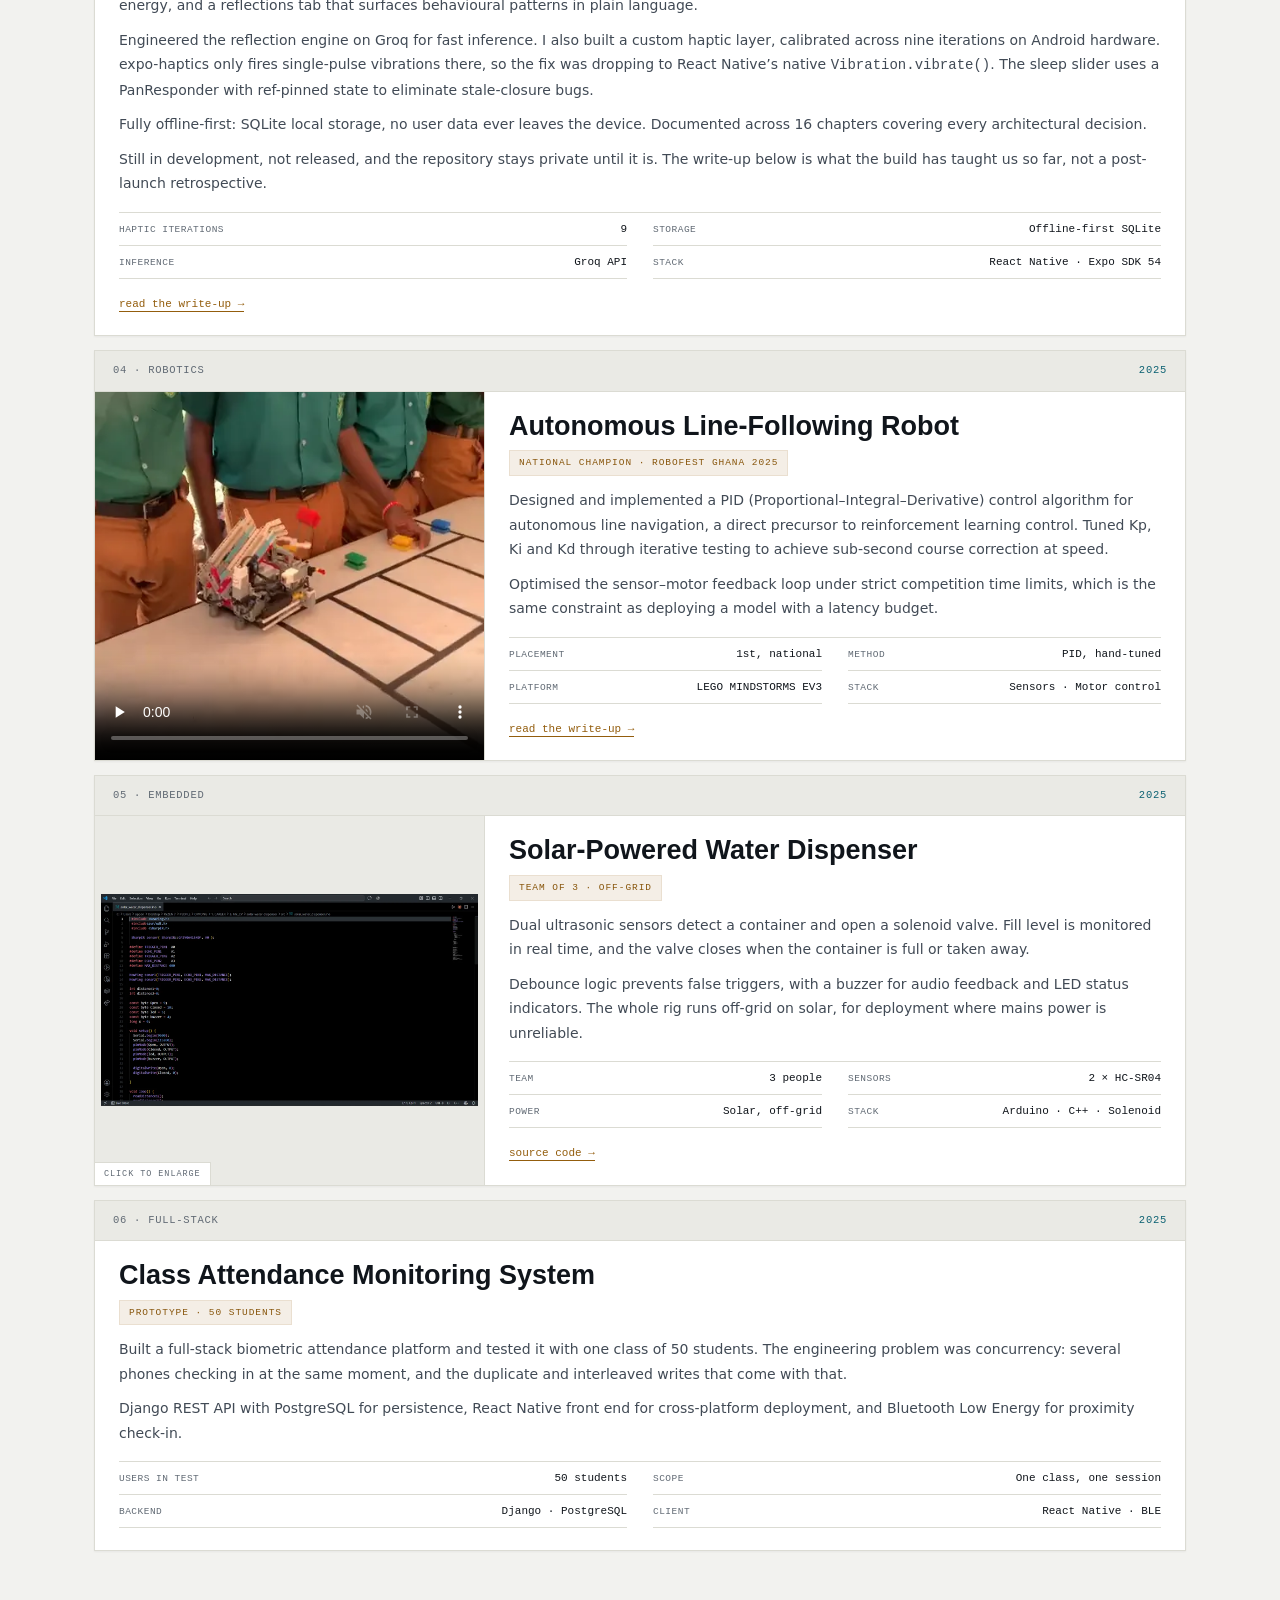
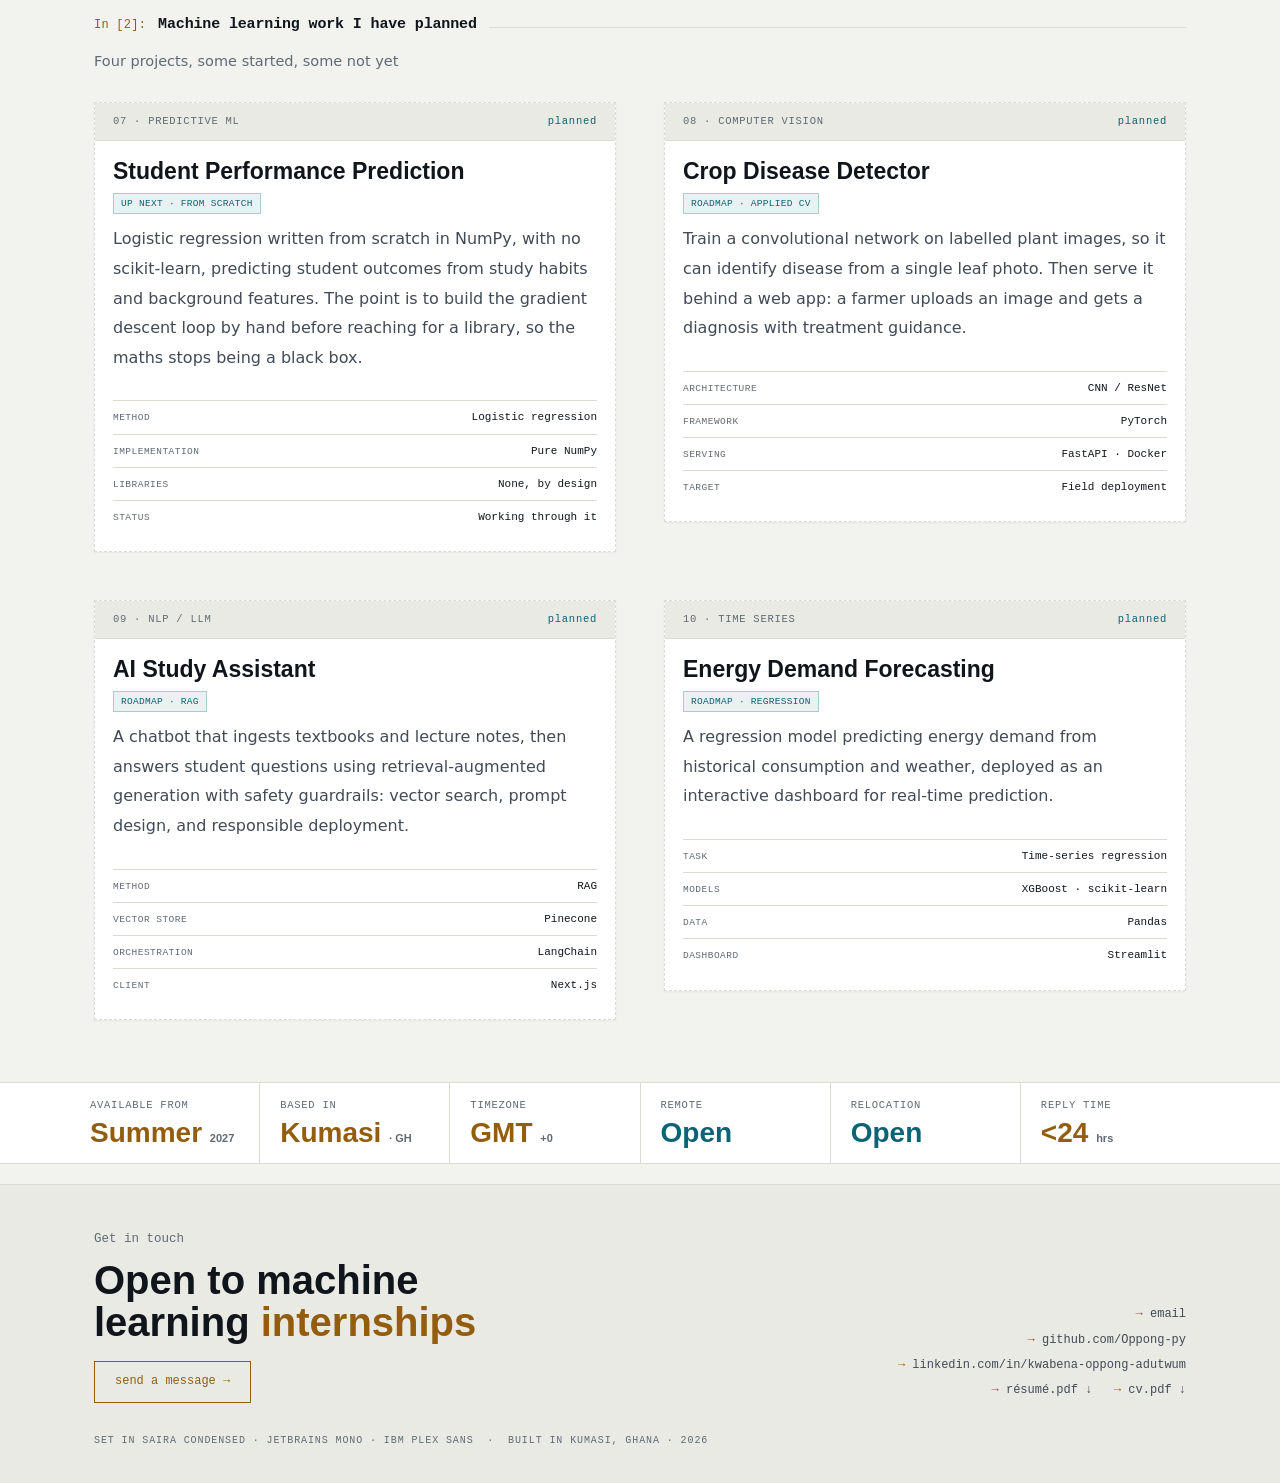
<file: projects.html>
<!DOCTYPE html>
<html lang="en" data-theme="light">
<head>
<meta charset="UTF-8">
<meta name="viewport" content="width=device-width, initial-scale=1.0">
<meta http-equiv="Content-Security-Policy" content="default-src 'self'; base-uri 'self'; object-src 'none'; script-src 'self' 'sha256-2ElPHIPE8Q+Jko6kBx0FxSscNRR/ViGcCvGbqpuE5KE=' 'sha256-1/iwNmf+Tl4HtbsisiDGjjqU19Ra7FGwI+3F8dh04ck='; style-src 'self' 'unsafe-inline' https://fonts.googleapis.com; font-src 'self' https://fonts.gstatic.com; img-src 'self' data:; media-src 'self'; manifest-src 'self'; connect-src 'self'; form-action 'self' https://formspree.io; upgrade-insecure-requests">
<meta name="referrer" content="strict-origin-when-cross-origin">
<title>All Projects | Kwabena Oppong Adutwum</title>
<meta name="description" content="Every system Kwabena Oppong Adutwum has built: design, mobile, robotics, embedded and full-stack, plus the ML roadmap ahead.">
<link rel="icon" href="assets/icons/favicon.ico" sizes="any">
<link rel="icon" type="image/png" sizes="32x32" href="assets/icons/favicon-32.png">
<link rel="icon" type="image/png" sizes="16x16" href="assets/icons/favicon-16.png">
<link rel="icon" type="image/png" sizes="48x48" href="assets/icons/favicon-48.png">
<link rel="apple-touch-icon" href="assets/icons/apple-touch-icon.png">
<link rel="manifest" href="site.webmanifest">
<meta name="theme-color" content="#935D0D">
<link rel="canonical" href="https://oppong-py.github.io/projects.html">
<meta property="og:url" content="https://oppong-py.github.io/projects.html">
<meta property="og:title" content="All Projects | Kwabena Oppong Adutwum">
<meta property="og:description" content="Every system Kwabena Oppong Adutwum has built: design, mobile, robotics, embedded and full-stack, plus the ML roadmap ahead.">
<meta property="og:type" content="website">
<meta property="og:image" content="https://oppong-py.github.io/assets/images/og/default.png">
<meta name="twitter:card" content="summary_large_image">
<script>(function(){var r=document.documentElement;
try{var t=localStorage.getItem('koa-theme');
if(t==='dark'||t==='light')r.setAttribute('data-theme',t);}catch(e){}
/* Page-transition bootstrap. The hidden start state is applied ONLY once this
   script has run, so with JS off the site is simply always visible. */
try{if(!matchMedia('(prefers-reduced-motion: reduce)').matches){
  r.className+=' js-fx';
  var show=function(){if(r.className.indexOf('is-ready')<0)r.className+=' is-ready';};
  if(document.readyState!=='loading')requestAnimationFrame(show);
  else document.addEventListener('DOMContentLoaded',function(){requestAnimationFrame(show);});
  setTimeout(show,1200);                       /* failsafe: never stay blank */
}}catch(e){r.className+=' is-ready';}})();</script>
<link rel="preconnect" href="https://fonts.googleapis.com">
<link rel="preconnect" href="https://fonts.gstatic.com" crossorigin>
<link href="https://fonts.googleapis.com/css2?family=Saira+Condensed:wght@500;600;700&family=JetBrains+Mono:wght@400;500;700&family=IBM+Plex+Sans:wght@400;500;600&display=swap" rel="stylesheet">
<script type="application/ld+json">
{"@context":"https://schema.org","@graph":[{"@type":"Person","@id":"https://oppong-py.github.io/#person","name":"Kwabena Oppong Adutwum","alternateName":"Oppong","url":"https://oppong-py.github.io/","jobTitle":"Computer Science Student","description":"Computer Science undergraduate at KNUST, Kumasi, working in applied machine learning after a route through robotics and cybersecurity.","image":"https://oppong-py.github.io/assets/images/portrait-v2.webp","email":"oppongkwabena1777dev@gmail.com","nationality":{"@type":"Country","name":"Ghana"},"address":{"@type":"PostalAddress","addressLocality":"Kumasi","addressCountry":"GH"},"sameAs":["https://github.com/Oppong-py","https://www.linkedin.com/in/kwabena-oppong-adutwum"],"alumniOf":{"@type":"HighSchool","name":"Prempeh College","address":{"@type":"PostalAddress","addressLocality":"Kumasi","addressCountry":"GH"}},"affiliation":{"@type":"CollegeOrUniversity","name":"Kwame Nkrumah University of Science and Technology","url":"https://www.knust.edu.gh"},"knowsLanguage":["en","fr"],"knowsAbout":["Machine Learning","Python","NumPy","pandas","scikit-learn","Matplotlib","Remote Sensing","Cross-Validation","Domain Adaptation","Robotics","PID Control","Cybersecurity","React Native"],"award":["National Champion, Robofest Ghana 2025","Regional Champion, National Cybersecurity Challenge 2024","2nd Place, ACES CodeFest 2026 UI/UX Challenge"]},{"@type":"WebSite","@id":"https://oppong-py.github.io/#website","url":"https://oppong-py.github.io/","name":"Kwabena Oppong Adutwum","inLanguage":"en","publisher":{"@id":"https://oppong-py.github.io/#person"}},{"@type":"BreadcrumbList","@id":"https://oppong-py.github.io/projects.html#crumbs","itemListElement":[{"@type":"ListItem","position":1,"name":"Notebook","item":"https://oppong-py.github.io/"},{"@type":"ListItem","position":2,"name":"Projects","item":"https://oppong-py.github.io/projects.html"}]},{"@type":"CollectionPage","@id":"https://oppong-py.github.io/projects.html#page","name":"All Projects","description":"Every system Kwabena Oppong Adutwum has built: design, mobile, robotics, embedded and full-stack, plus the ML roadmap ahead.","url":"https://oppong-py.github.io/projects.html","inLanguage":"en","isPartOf":{"@id":"https://oppong-py.github.io/#website"},"primaryImageOfPage":"https://oppong-py.github.io/assets/images/og/default.png","breadcrumb":{"@id":"https://oppong-py.github.io/projects.html#crumbs"},"about":{"@id":"https://oppong-py.github.io/#person"}}]}
</script>
<link rel="stylesheet" href="styles.css">
</head>
<body>
<a href="#main" class="skip">Skip to content</a>
<nav aria-label="Main">
  <div class="wrap">
    <a href="index.html" class="id">KOA//</a>
    <div class="navlinks">
      <a href="index.html">notebook</a>
      <a href="about.html">about</a>
      <a href="projects.html" class="on">projects</a>
      <a href="achievements.html">awards</a>
      <a href="certifications.html">certificates</a>
      <a href="testimonials.html">references</a>
      <a href="writing.html">writing</a>
    </div>
    <a href="contact.html" class="tog ctc">contact</a>
    <button class="tog" id="themeToggle" type="button" aria-label="Switch colour theme">theme: light</button>
  </div>
</nav>
<main id="main">
<div class="wrap phead">
  <a class="back" href="index.html">&larr; back to notebook</a>
  <h1>My <em>projects</em></h1>
  <p class="sub">Everything I&rsquo;ve built so far, newest first, and the machine learning work I have planned next. Five finished, one in development, four to come.</p>
</div>

<section class="wrap" style="padding-top:26px">
  <div class="cell"><span class="in">In&nbsp;[1]:</span><h2>Everything I&rsquo;ve built</h2><span class="rule"></span></div>
  <div class="out">Ten projects &nbsp;&middot;&nbsp; five finished, one in development, four planned &nbsp;&middot;&nbsp; newest first</div>

  <div class="plist">
    <article class="prow has-media">
      <div class="idx"><span>01 &middot; MACHINE LEARNING</span><b>2026</b></div>
      <div class="pfig"><img class="media contain" decoding="async" src="assets/images/gds-cv-inversion.webp" alt="Slope chart: four feature sets rank one way on Madrid and the exact reverse on Amsterdam" loading="lazy" decoding="async" width="1400" height="752" data-lb="assets/images/gds-cv-inversion.webp"><span class="mcap">click to enlarge</span></div>
      <div class="body">
        <h3>Building Age Classification from Satellite Imagery</h3>
        <span class="tag">GHANA DATA SCIENCE REGIONAL HACKATHON 2026 &middot; KNUST &middot; TEAM OF FOUR</span>
        <p>Four days at KNUST with Kelly Nyarko, Hughes Tsikata and Antwi Yaa. The task: work out roughly when a building was put up, using nothing but 40 years of satellite readings of the ground it stands on. Train on Madrid, then make it work in Amsterdam with as few as five labelled examples per era.</p>
        <p>The chart is the finding. We tested five sets of input features; on Madrid they rank one way and on Amsterdam in exactly the opposite order. Choosing a model the way every course teaches (best home score wins) picks the wrong one. We also caught the scoring we&rsquo;d been handed inflating every result by 0.047. A satellite pixel is smaller than a building, so the standard split was putting half a roof in training and half in the test set.</p>
        <p>We didn&rsquo;t place. Two write-ups go through it properly: <a href="blog-the-scoring-was-lying.html">the leak we found in our own evaluation</a>, and <a href="blog-transfer-learning-cost.html">what transfer learning actually costs</a>.</p>
        <div class="spec">
          <div class="r"><span class="k">Task</span><span class="v">4-class, macro-F1, Madrid &rarr; Amsterdam</span></div>
          <div class="r"><span class="k">Data</span><span class="v">102,255 pixels &middot; 40 years of Landsat</span></div>
          <div class="r"><span class="k">Madrid, honest CV</span><span class="v">0.5656 &plusmn; 0.0227</span></div>
          <div class="r"><span class="k">Amsterdam, 25 labels/class</span><span class="v">0.6220 &plusmn; 0.0105</span></div>
          <div class="r"><span class="k">Team</span><span class="v">4 people</span></div>
        </div>
        <div class="links"><a href="assets/images/gds-team.webp" data-title="Building Age Classification from Satellite Imagery"><span>the team, on the day &rarr;</span></a><a href="https://github.com/Oppong-py/gds-hackathon-2026-building-age" target=_blank rel=noopener><span>the code &rarr;</span></a><a href="blog-the-scoring-was-lying.html"><span>write-up 1 &rarr;</span></a><a href="blog-transfer-learning-cost.html"><span>write-up 2 &rarr;</span></a></div>
      </div>
    </article>

    <article class="prow has-media">
      <div class="idx"><span>02 &middot; DESIGN</span><b>2026</b></div>
      <div class="pfig"><img class="media contain" decoding="async" src="assets/images/codefest-figma.webp" alt="The ACES KNUST redesign in Figma" loading="lazy" decoding="async" width="1400" height="788" data-lb="assets/images/codefest-figma.webp"><span class="mcap">click to enlarge</span></div>
      <div class="body">
        <h3>ACES KNUST Website Redesign</h3>
        <span class="tag">2ND PLACE &middot; CODEFEST 2026</span>
        <p>Redesigned the entire ACES KNUST site for mobile: all nine pages, homepage through marketplace and course resources. Built as a high-fidelity clickable Figma prototype with real-time collaboration across a team of five: Emmanuel Oduro-Okyireh, Richmond Baako, Kenan Tetteh, Caleb Obeng and me.</p>
        <p>Focused on visual hierarchy, touch-friendly navigation, and useful empty states for pages without content.</p>
        <div class="spec">
          <div class="r"><span class="k">Pages</span><span class="v">9</span></div>
          <div class="r"><span class="k">Team</span><span class="v">5 people</span></div>
          <div class="r"><span class="k">Duration</span><span class="v">2 weeks</span></div>
          <div class="r"><span class="k">Result</span><span class="v">2nd place</span></div>
        </div>
        <div class="links"><a href="assets/docs/codefest-2026-certificate.pdf" data-title="ACES KNUST Website Redesign"><span>certificate &rarr;</span></a><a href="assets/images/aces-medal.webp" data-title="ACES KNUST Website Redesign"><span>photo of the medal &rarr;</span></a><a href="https://www.figma.com/proto/uZCkzk7lSsNmTTUwJMdSu9/Untitled?node-id=8-85&t=7QIixyMz9WWijsW7-1&starting-point-node-id=8%3A85" target=_blank rel=noopener><span>open the prototype &rarr;</span></a></div>
      </div>
    </article>

    <article class="prow">
      <div class="idx"><span>03 &middot; MOBILE</span><b>2026</b></div>
      <div class="body">
        <h3>Arethos &mdash; Mental Wellness App</h3>
        <span class="tag wip">IN DEVELOPMENT &middot; CO-FOUNDER &middot; 3-PERSON TEAM</span>
        <p>Building a cross-platform wellness app for KNUST students with two teammates. It has an AI-assisted journal, a mood tracker that logs sleep and energy, and a reflections tab that surfaces behavioural patterns in plain language.</p>
        <p>Engineered the reflection engine on Groq for fast inference. I also built a custom haptic layer, calibrated across nine iterations on Android hardware. expo-haptics only fires single-pulse vibrations there, so the fix was dropping to React Native&rsquo;s native <code>Vibration.vibrate()</code>. The sleep slider uses a PanResponder with ref-pinned state to eliminate stale-closure bugs.</p>
        <p>Fully offline-first: SQLite local storage, no user data ever leaves the device. Documented across 16 chapters covering every architectural decision.</p>
        <p>Still in development, not released, and the repository stays private until it is. The write-up below is what the build has taught us so far, not a post-launch retrospective.</p>
        <div class="spec">
          <div class="r"><span class="k">Haptic iterations</span><span class="v">9</span></div>
          <div class="r"><span class="k">Storage</span><span class="v">Offline-first SQLite</span></div>
          <div class="r"><span class="k">Inference</span><span class="v">Groq API</span></div>
          <div class="r"><span class="k">Stack</span><span class="v">React Native &middot; Expo SDK 54</span></div>
        </div>
        <div class="links"><a href="blog-arethos-rn.html"><span>read the write-up &rarr;</span></a></div>
      </div>
    </article>

    <article class="prow has-media">
      <div class="idx"><span>04 &middot; ROBOTICS</span><b>2025</b></div>
      <div class="pfig"><video class="media" src="assets/videos/pid-bot-video.mp4" poster="assets/images/pid-bot-poster.webp" width="464" height="832" controls muted playsinline preload="none" aria-label="The line-following robot running its competition course"></video></div>
      <div class="body">
        <h3>Autonomous Line-Following Robot</h3>
        <span class="tag">NATIONAL CHAMPION &middot; ROBOFEST GHANA 2025</span>
        <p>Designed and implemented a PID (Proportional&ndash;Integral&ndash;Derivative) control algorithm for autonomous line navigation, a direct precursor to reinforcement learning control. Tuned Kp, Ki and Kd through iterative testing to achieve sub-second course correction at speed.</p>
        <p>Optimised the sensor&ndash;motor feedback loop under strict competition time limits, which is the same constraint as deploying a model with a latency budget.</p>
        <div class="spec">
          <div class="r"><span class="k">Placement</span><span class="v">1st, national</span></div>
          <div class="r"><span class="k">Method</span><span class="v">PID, hand-tuned</span></div>
          <div class="r"><span class="k">Platform</span><span class="v">LEGO MINDSTORMS EV3</span></div>
          <div class="r"><span class="k">Stack</span><span class="v">Sensors &middot; Motor control</span></div>
        </div>
        <div class="links"><a href="blog-pid-to-rl.html"><span>read the write-up &rarr;</span></a></div>
      </div>
    </article>

    <article class="prow has-media">
      <div class="idx"><span>05 &middot; EMBEDDED</span><b>2025</b></div>
      <div class="pfig"><img class="media contain" decoding="async" src="assets/images/solar_dispensor.webp" alt="The solar-powered water dispenser firmware and build" loading="lazy" decoding="async" width="1400" height="788" data-lb="assets/images/solar_dispensor.webp"><span class="mcap">click to enlarge</span></div>
      <div class="body">
        <h3>Solar-Powered Water Dispenser</h3>
        <span class="tag">TEAM OF 3 &middot; OFF-GRID</span>
        <p>Dual ultrasonic sensors detect a container and open a solenoid valve. Fill level is monitored in real time, and the valve closes when the container is full or taken away.</p>
        <p>Debounce logic prevents false triggers, with a buzzer for audio feedback and LED status indicators. The whole rig runs off-grid on solar, for deployment where mains power is unreliable.</p>
        <div class="spec">
          <div class="r"><span class="k">Team</span><span class="v">3 people</span></div>
          <div class="r"><span class="k">Sensors</span><span class="v">2 &times; HC-SR04</span></div>
          <div class="r"><span class="k">Power</span><span class="v">Solar, off-grid</span></div>
          <div class="r"><span class="k">Stack</span><span class="v">Arduino &middot; C++ &middot; Solenoid</span></div>
        </div>
        <div class="links"><a href="https://github.com/Oppong-py/solar-water-dispenser" target=_blank rel=noopener><span>source code &rarr;</span></a></div>
      </div>
    </article>

    <article class="prow">
      <div class="idx"><span>06 &middot; FULL-STACK</span><b>2025</b></div>
      <div class="body">
        <h3>Class Attendance Monitoring System</h3>
        <span class="tag">PROTOTYPE &middot; 50 STUDENTS</span>
        <p>Built a full-stack biometric attendance platform and tested it with one class of 50 students. The engineering problem was concurrency: several phones checking in at the same moment, and the duplicate and interleaved writes that come with that.</p>
        <p>Django REST API with PostgreSQL for persistence, React Native front end for cross-platform deployment, and Bluetooth Low Energy for proximity check-in.</p>
        <div class="spec">
          <div class="r"><span class="k">Users in test</span><span class="v">50 students</span></div>
          <div class="r"><span class="k">Scope</span><span class="v">One class, one session</span></div>
          <div class="r"><span class="k">Backend</span><span class="v">Django &middot; PostgreSQL</span></div>
          <div class="r"><span class="k">Client</span><span class="v">React Native &middot; BLE</span></div>
        </div>
        <div class="links"></div>
      </div>
    </article>
  </div>
</section>

<section class="wrap" style="padding-top:0">
  <div class="cell"><span class="in">In&nbsp;[2]:</span><h2>Machine learning work I have planned</h2><span class="rule"></span></div>
  <div class="out">Four projects, some started, some not yet</div>
  <div class="panels two">
    <article class="pan plan">
      <div class="idx"><span>07 &middot; PREDICTIVE ML</span><b>planned</b></div>
      <div class="body">
        <h3>Student Performance Prediction</h3>
        <span class="tag plan">UP NEXT &middot; FROM SCRATCH</span>
        <p>Logistic regression written from scratch in NumPy, with no scikit-learn, predicting student outcomes from study habits and background features. The point is to build the gradient descent loop by hand before reaching for a library, so the maths stops being a black box.</p>
        <div class="spec">
          <div class="r"><span class="k">Method</span><span class="v">Logistic regression</span></div>
          <div class="r"><span class="k">Implementation</span><span class="v">Pure NumPy</span></div>
          <div class="r"><span class="k">Libraries</span><span class="v">None, by design</span></div>
          <div class="r"><span class="k">Status</span><span class="v">Working through it</span></div>
        </div>
      </div>
    </article>

    <article class="pan plan">
      <div class="idx"><span>08 &middot; COMPUTER VISION</span><b>planned</b></div>
      <div class="body">
        <h3>Crop Disease Detector</h3>
        <span class="tag plan">ROADMAP &middot; APPLIED CV</span>
        <p>Train a convolutional network on labelled plant images, so it can identify disease from a single leaf photo. Then serve it behind a web app: a farmer uploads an image and gets a diagnosis with treatment guidance.</p>
        <div class="spec">
          <div class="r"><span class="k">Architecture</span><span class="v">CNN / ResNet</span></div>
          <div class="r"><span class="k">Framework</span><span class="v">PyTorch</span></div>
          <div class="r"><span class="k">Serving</span><span class="v">FastAPI &middot; Docker</span></div>
          <div class="r"><span class="k">Target</span><span class="v">Field deployment</span></div>
        </div>
      </div>
    </article>

    <article class="pan plan">
      <div class="idx"><span>09 &middot; NLP / LLM</span><b>planned</b></div>
      <div class="body">
        <h3>AI Study Assistant</h3>
        <span class="tag plan">ROADMAP &middot; RAG</span>
        <p>A chatbot that ingests textbooks and lecture notes, then answers student questions using retrieval-augmented generation with safety guardrails: vector search, prompt design, and responsible deployment.</p>
        <div class="spec">
          <div class="r"><span class="k">Method</span><span class="v">RAG</span></div>
          <div class="r"><span class="k">Vector store</span><span class="v">Pinecone</span></div>
          <div class="r"><span class="k">Orchestration</span><span class="v">LangChain</span></div>
          <div class="r"><span class="k">Client</span><span class="v">Next.js</span></div>
        </div>
      </div>
    </article>

    <article class="pan plan">
      <div class="idx"><span>10 &middot; TIME SERIES</span><b>planned</b></div>
      <div class="body">
        <h3>Energy Demand Forecasting</h3>
        <span class="tag plan">ROADMAP &middot; REGRESSION</span>
        <p>A regression model predicting energy demand from historical consumption and weather, deployed as an interactive dashboard for real-time prediction.</p>
        <div class="spec">
          <div class="r"><span class="k">Task</span><span class="v">Time-series regression</span></div>
          <div class="r"><span class="k">Models</span><span class="v">XGBoost &middot; scikit-learn</span></div>
          <div class="r"><span class="k">Data</span><span class="v">Pandas</span></div>
          <div class="r"><span class="k">Dashboard</span><span class="v">Streamlit</span></div>
        </div>
      </div>
    </article>
  </div>
  <div class="swipe-hint">&larr; swipe for more &rarr;</div>
</section>

<div class="strip">
  <div class="wrap">
    <div class="c"><div class="l">Available from</div><div class="v">Summer <small>2027</small></div></div>
    <div class="c"><div class="l">Based in</div><div class="v">Kumasi <small>&middot; GH</small></div></div>
    <div class="c"><div class="l">Timezone</div><div class="v">GMT <small>+0</small></div></div>
    <div class="c"><div class="l">Remote</div><div class="v cool">Open</div></div>
    <div class="c"><div class="l">Relocation</div><div class="v cool">Open</div></div>
    <div class="c"><div class="l">Reply time</div><div class="v num">&lt;24 <small>hrs</small></div></div>
  </div>
</div>

</main>
<footer>
  <div class="wrap">
    <div class="top">
      <div>
        <div class="k">Get in touch</div>
        <h2>Open to machine<br>learning <em>internships</em></h2>
        <a class="fcta" href="contact.html">send a message &rarr;</a>
      </div>
      <div class="links">
        <a href="mailto:oppongkwabena1777dev@gmail.com"><i>&rarr;</i> email</a><br>
        <a href="https://github.com/Oppong-py" target="_blank" rel="noopener"><i>&rarr;</i> github.com/Oppong-py</a><br>
        <a href="https://www.linkedin.com/in/kwabena-oppong-adutwum" target="_blank" rel="noopener"><i>&rarr;</i> linkedin.com/in/kwabena-oppong-adutwum</a><br>
        <a href="assets/docs/resume.pdf" data-doc data-preview="assets/docs/previews/resume.webp" target="_blank" rel="noopener" data-title="R&eacute;sum&eacute;"><i>&rarr;</i> r&eacute;sum&eacute;.pdf</a>
        <a href="assets/docs/resume.pdf" data-doc data-preview="assets/docs/previews/resume.webp" download title="Download r&eacute;sum&eacute;" data-title="R&eacute;sum&eacute;">&darr;</a> &nbsp;
        <a href="assets/docs/cv.pdf" data-doc data-preview="assets/docs/previews/cv.webp" target="_blank" rel="noopener" data-title="Curriculum Vitae"><i>&rarr;</i> cv.pdf</a>
        <a href="assets/docs/cv.pdf" data-doc data-preview="assets/docs/previews/cv.webp" download title="Download CV" data-title="Curriculum Vitae">&darr;</a>
      </div>
    </div>
    <div class="colophon">SET IN SAIRA CONDENSED &middot; JETBRAINS MONO &middot; IBM PLEX SANS &nbsp;&middot;&nbsp; BUILT IN KUMASI, GHANA &middot; 2026</div>
  </div>
</footer>

<div class="vw" id="vw" hidden role="dialog" aria-modal="true" aria-labelledby="vwt">
  <div class="vwd">
    <div class="vwh">
      <div class="vwm"><div class="vwt" id="vwt"></div><div class="vwf" id="vwf"></div></div>
      <div class="vwa">
        <a id="vwdl" href="" download>download</a>
        <button class="vwx" id="vwx" type="button" aria-label="Close">&times;</button>
      </div>
    </div>
    <div class="vwb" id="vwb"></div>
  </div>
</div>

<script>
(function () {
  var root = document.documentElement, btn = document.getElementById('themeToggle');
  function save(v) { try { localStorage.setItem('koa-theme', v); } catch (e) {} }
  /* the theme was already applied by the inline script in <head>, so there is
     no flash of the wrong colours here — this only wires up the toggle. */
  function label(){ btn.textContent = 'theme: ' + (root.getAttribute('data-theme') || 'light'); }
  label();
  btn.addEventListener('click', function () {
    var next = root.getAttribute('data-theme') === 'dark' ? 'light' : 'dark';
    root.setAttribute('data-theme', next); save(next); label();
  });

  /* ---- viewer -------------------------------------------------------
     Certificates, photos and PDFs open in a window on top of the page
     instead of navigating away or spawning a tab. With JavaScript off
     every one of these is still a plain link and still works. */
  var vw   = document.getElementById('vw'),
      vwb  = document.getElementById('vwb'),
      vwt  = document.getElementById('vwt'),
      vwf  = document.getElementById('vwf'),
      vwdl = document.getElementById('vwdl'),
      lastFocus = null;

  var IMG = /\.(png|jpe?g|gif|webp|svg|avif)$/i, PDF = /\.pdf$/i;
  /* A PDF inside a frame is not rendered by iOS Safari and by most
     Android browsers: they show an empty box or silently offer a
     download. Below this width the link is left alone rather than
     opening a window that cannot draw its contents. */
  var FRAME_PDF = function(){ return window.innerWidth >= 760; };

  function vwClose(){
    if (vw.hidden) return;
    vw.hidden = true; vwb.textContent = ''; vwb.className = 'vwb'; vw.classList.remove('is-img');
    document.body.style.overflow = '';
    if (lastFocus && lastFocus.focus) lastFocus.focus();
    lastFocus = null;
  }

  function vwOpen(url, title, trigger, preview, isDoc){
    var file = url.split('/').pop();
    try { file = decodeURIComponent(file); } catch (e) {}
    lastFocus = trigger || null;
    vwt.textContent = title || file;
    vwf.textContent = file;
    vwdl.href = url;
    vwb.textContent = '';

    /* Text documents get the browser's real PDF viewer where it works, so
       the text stays selectable, searchable and printable. Certificates are
       pictures and are always shown as pictures. Below 760px nothing is
       framed, because mobile browsers do not render a PDF in a frame. */
    var isFrame = PDF.test(url) && FRAME_PDF() && (isDoc || !preview);
    if (isFrame) {
      var f = document.createElement('iframe');
      f.src = url + '#view=FitH';
      f.title = title || file;
      vwb.appendChild(f);
    } else {
      var i = document.createElement('img');
      i.src = preview || url; i.alt = title || file; i.decoding = 'async';
      vwb.appendChild(i);
    }
    /* Nothing in this window sends the reader anywhere else. A picture is
       already fully on screen and needs no control at all beyond close.
       A document keeps its download, which is also the way out if a
       browser refuses to draw the PDF. */
    vwdl.hidden = !isDoc;
    vw.classList.toggle('is-img', !isFrame);
    vwb.className = 'vwb' + (isFrame ? '' : ' can-zoom');
    vw.hidden = false;
    document.body.style.overflow = 'hidden';
    document.getElementById('vwx').focus();
  }

  /* One delegated handler covers every asset link on the page, including
     any added later, so no link can be forgotten. */
  document.addEventListener('click', function (e) {
    if (e.defaultPrevented || e.button !== 0) return;
    if (e.metaKey || e.ctrlKey || e.shiftKey || e.altKey) return;   /* let them open a tab on purpose */
    if (!vw.hidden && vw.contains(e.target)) return;   /* the window's own controls */
    var el = e.target.closest ? e.target.closest('[data-lb], a[href]') : null;
    if (!el) return;

    var url = el.getAttribute('data-lb') || el.getAttribute('href') || '';
    if (!url) return;
    if (el.hasAttribute('download')) return;
    var u; try { u = new URL(url, location.href); } catch (err) { return; }
    if (u.origin !== location.origin) return;
    var isImg = IMG.test(u.pathname), isPdf = PDF.test(u.pathname);
    if (!isImg && !isPdf) return;
    var preview = el.getAttribute('data-preview') || '';
    var isDoc   = el.hasAttribute('data-doc');
    /* A certificate is a picture, so it ships as one: it draws in every
       browser and on every phone, needs no plugin, and is a quarter of the
       weight. Text documents keep their PDF. */
    if (isPdf && !preview && !FRAME_PDF()) return;    /* phones: open it normally */

    e.preventDefault();
    vwOpen(u.pathname + u.search,
           el.getAttribute('data-title') || (el.getAttribute('alt') || '').trim() ||
           (el.textContent || '').replace(/[→↓←·]/g, '').trim(),
           el, preview, isDoc);
  });

  /* tap or click the picture to switch between fitting the window and
     twice its width; the container scrolls */
  vwb.addEventListener('click', function (e) {
    if (e.target.tagName !== 'IMG') return;
    vwb.classList.toggle('zoom');
  });

  document.getElementById('vwx').addEventListener('click', vwClose);
  vw.addEventListener('click', function (e) { if (e.target === vw) vwClose(); });

  document.addEventListener('keydown', function (e) {
    if (vw.hidden) return;
    if (e.key === 'Escape') { vwClose(); return; }
    if (e.key !== 'Tab') return;
    /* keep the keyboard inside the window while it is open */
    var f = vw.querySelectorAll('a[href]:not([hidden]), button:not([hidden])');
    if (!f.length) return;
    var first = f[0], last = f[f.length - 1];
    if (e.shiftKey && document.activeElement === first) { e.preventDefault(); last.focus(); }
    else if (!e.shiftKey && document.activeElement === last) { e.preventDefault(); first.focus(); }
  });

  /* the back button should dismiss the window, not leave the page */
  window.addEventListener('pageshow', vwClose);

  /* ---- page departure ----------------------------------------------
     Deliberately NOT the View Transitions API. That API is unsupported in
     Firefox and silently does nothing when anything is off, and "nothing"
     looks exactly like the bug. This runs in every browser, on every
     protocol, every time. */
  if (root.className.indexOf('js-fx') !== -1) {
    document.addEventListener('click', function (e) {
      if (e.defaultPrevented || e.button !== 0) return;
      if (e.metaKey || e.ctrlKey || e.shiftKey || e.altKey) return;
      var a = e.target.closest ? e.target.closest('a') : null;
      if (!a || !a.href) return;
      if (a.target && a.target !== '_self') return;      /* new-tab links */
      if (a.hasAttribute('download')) return;
      var href = a.getAttribute('href') || '';
      if (href.charAt(0) === '#' || /^(mailto|tel):/i.test(href)) return;
      var u; try { u = new URL(a.href, location.href); } catch (err) { return; }
      if (u.origin !== location.origin) return;          /* off-site */
      if (/\.(pdf|png|jpe?g|gif|webp|avif|svg|mp4|zip)$/i.test(u.pathname)) return;
      if (u.href === location.href) return;              /* same page */

      e.preventDefault();
      root.className += ' is-leaving';
      var gone = false;
      var go = function () { if (!gone) { gone = true; location.href = a.href; } };
      setTimeout(go, 100);                               /* matches the CSS */
    });
  }
  /* Warm the next page on hover. By the time a visitor has moved the
     pointer onto a link and pressed it (~200ms at minimum), the document
     is usually already fetched — so the exit fade is the only cost. */
  if (root.className.indexOf('js-fx') !== -1) {
    var warmed = {};
    var warm = function (e) {
      var a = e.target.closest ? e.target.closest('a') : null;
      if (!a || !a.href || (a.target && a.target !== '_self')) return;
      var u; try { u = new URL(a.href, location.href); } catch (err) { return; }
      if (u.origin !== location.origin || warmed[u.href]) return;
      if (!/\.html?$/i.test(u.pathname) && u.pathname !== '/') return;
      warmed[u.href] = 1;
      var l = document.createElement('link');
      l.rel = 'prefetch'; l.href = u.href;
      document.head.appendChild(l);
    };
    document.addEventListener('mouseover', warm, { passive: true });
    document.addEventListener('focusin', warm);
  }

  /* coming back via the back button restores a bfcached page mid-fade */
  window.addEventListener('pageshow', function () {
    root.className = root.className.replace(/\s*is-leaving/g, '');
  });

  /* show the confirmation banner when Formspree sends the visitor back */
  if (location.search.indexOf('sent=1') !== -1) {
    var s = document.getElementById('sent');
    if (s) { s.hidden = false; s.scrollIntoView({block:'center'}); }
  }

})();
</script>
</body>
</html>
</file>
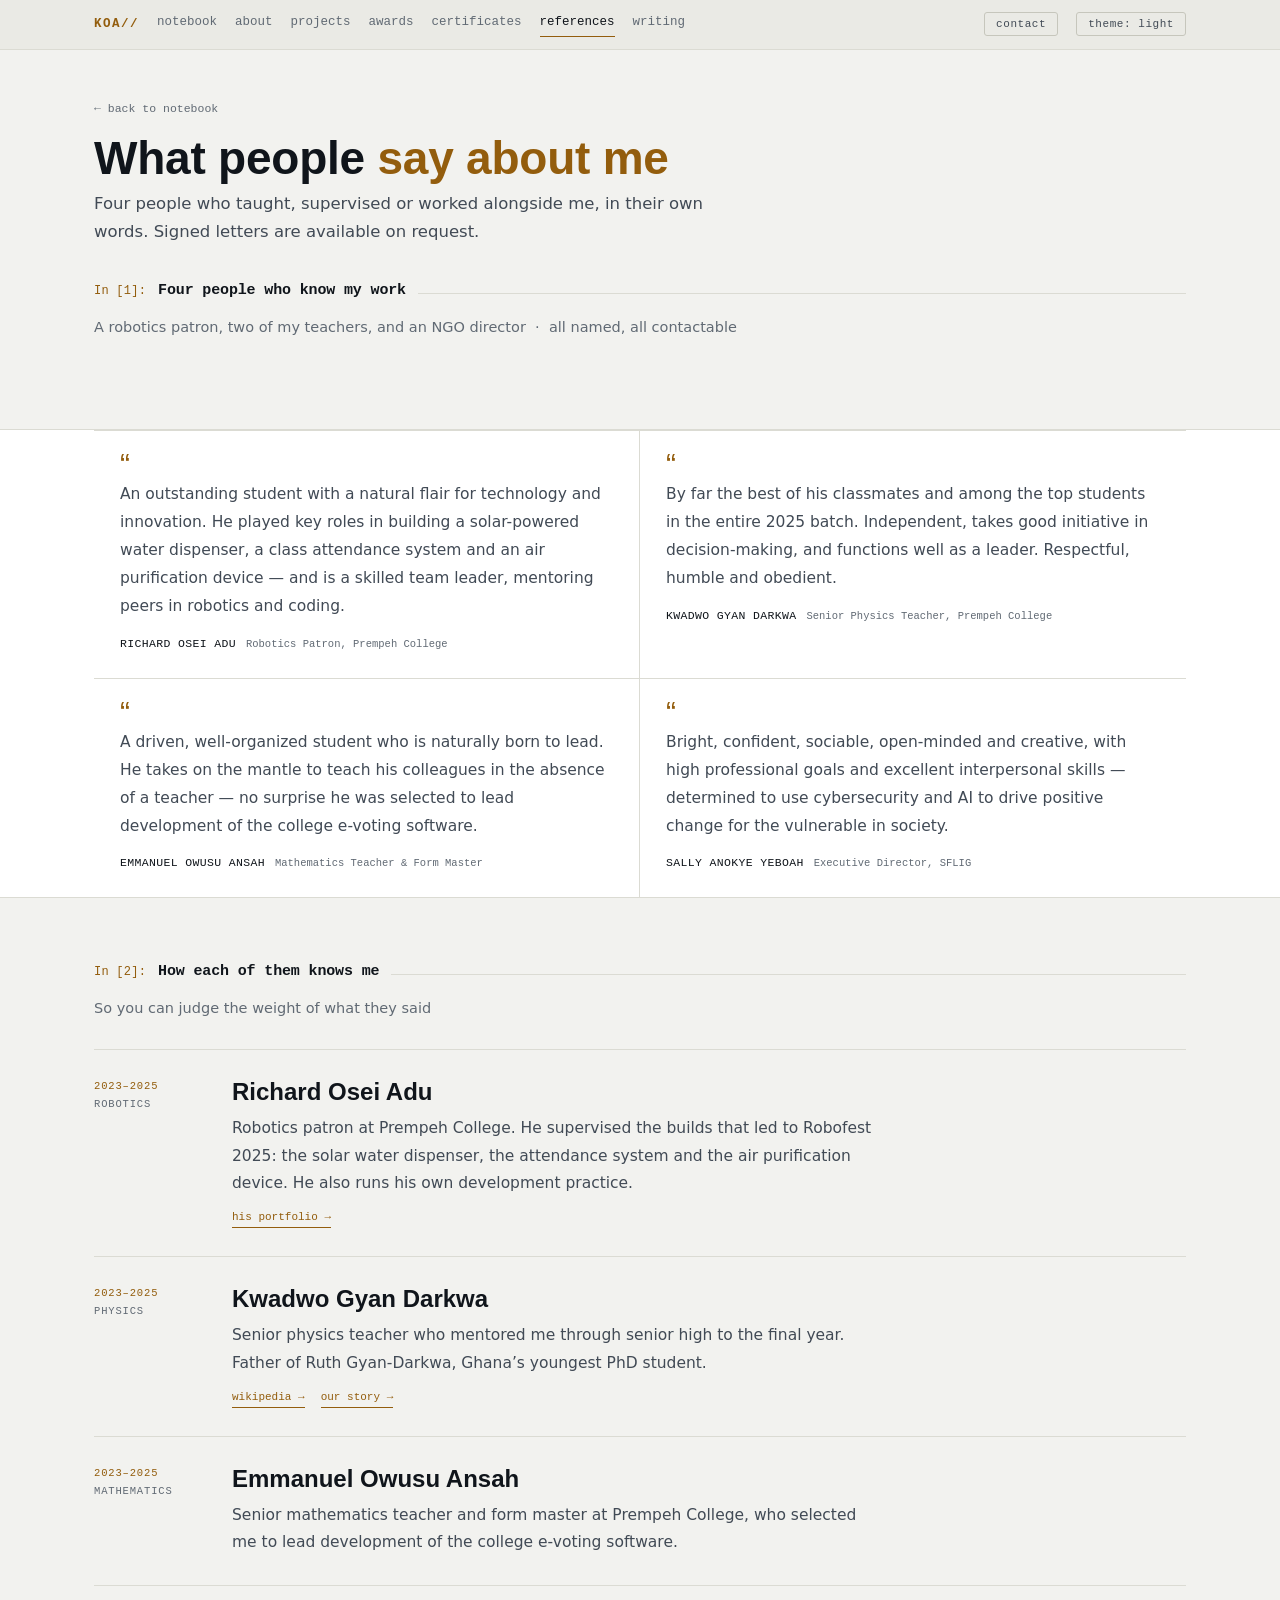
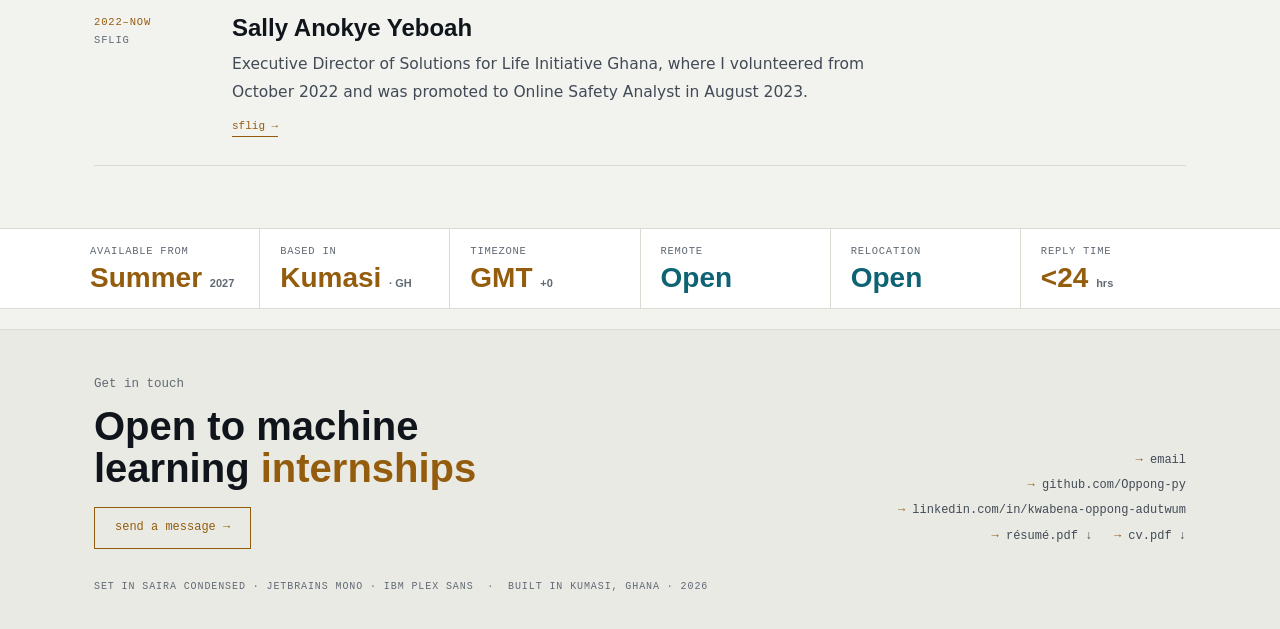
<file: testimonials.html>
<!DOCTYPE html>
<html lang="en" data-theme="light">
<head>
<meta charset="UTF-8">
<meta name="viewport" content="width=device-width, initial-scale=1.0">
<meta http-equiv="Content-Security-Policy" content="default-src 'self'; base-uri 'self'; object-src 'none'; script-src 'self' 'sha256-2ElPHIPE8Q+Jko6kBx0FxSscNRR/ViGcCvGbqpuE5KE=' 'sha256-1/iwNmf+Tl4HtbsisiDGjjqU19Ra7FGwI+3F8dh04ck='; style-src 'self' 'unsafe-inline' https://fonts.googleapis.com; font-src 'self' https://fonts.gstatic.com; img-src 'self' data:; media-src 'self'; manifest-src 'self'; connect-src 'self'; form-action 'self' https://formspree.io; upgrade-insecure-requests">
<meta name="referrer" content="strict-origin-when-cross-origin">
<title>References | Kwabena Oppong Adutwum</title>
<meta name="description" content="Four named referees on Kwabena Oppong Adutwum: a robotics patron, two senior teachers and an NGO executive director.">
<link rel="icon" href="assets/icons/favicon.ico" sizes="any">
<link rel="icon" type="image/png" sizes="32x32" href="assets/icons/favicon-32.png">
<link rel="icon" type="image/png" sizes="16x16" href="assets/icons/favicon-16.png">
<link rel="icon" type="image/png" sizes="48x48" href="assets/icons/favicon-48.png">
<link rel="apple-touch-icon" href="assets/icons/apple-touch-icon.png">
<link rel="manifest" href="site.webmanifest">
<meta name="theme-color" content="#935D0D">
<link rel="canonical" href="https://oppong-py.github.io/testimonials.html">
<meta property="og:url" content="https://oppong-py.github.io/testimonials.html">
<meta property="og:title" content="References | Kwabena Oppong Adutwum">
<meta property="og:description" content="Four named referees on Kwabena Oppong Adutwum: a robotics patron, two senior teachers and an NGO executive director.">
<meta property="og:type" content="website">
<meta property="og:image" content="https://oppong-py.github.io/assets/images/og/default.png">
<meta name="twitter:card" content="summary_large_image">
<script>(function(){var r=document.documentElement;
try{var t=localStorage.getItem('koa-theme');
if(t==='dark'||t==='light')r.setAttribute('data-theme',t);}catch(e){}
/* Page-transition bootstrap. The hidden start state is applied ONLY once this
   script has run, so with JS off the site is simply always visible. */
try{if(!matchMedia('(prefers-reduced-motion: reduce)').matches){
  r.className+=' js-fx';
  var show=function(){if(r.className.indexOf('is-ready')<0)r.className+=' is-ready';};
  if(document.readyState!=='loading')requestAnimationFrame(show);
  else document.addEventListener('DOMContentLoaded',function(){requestAnimationFrame(show);});
  setTimeout(show,1200);                       /* failsafe: never stay blank */
}}catch(e){r.className+=' is-ready';}})();</script>
<link rel="preconnect" href="https://fonts.googleapis.com">
<link rel="preconnect" href="https://fonts.gstatic.com" crossorigin>
<link href="https://fonts.googleapis.com/css2?family=Saira+Condensed:wght@500;600;700&family=JetBrains+Mono:wght@400;500;700&family=IBM+Plex+Sans:wght@400;500;600&display=swap" rel="stylesheet">
<script type="application/ld+json">
{"@context":"https://schema.org","@graph":[{"@type":"Person","@id":"https://oppong-py.github.io/#person","name":"Kwabena Oppong Adutwum","alternateName":"Oppong","url":"https://oppong-py.github.io/","jobTitle":"Computer Science Student","description":"Computer Science undergraduate at KNUST, Kumasi, working in applied machine learning after a route through robotics and cybersecurity.","image":"https://oppong-py.github.io/assets/images/portrait-v2.webp","email":"oppongkwabena1777dev@gmail.com","nationality":{"@type":"Country","name":"Ghana"},"address":{"@type":"PostalAddress","addressLocality":"Kumasi","addressCountry":"GH"},"sameAs":["https://github.com/Oppong-py","https://www.linkedin.com/in/kwabena-oppong-adutwum"],"alumniOf":{"@type":"HighSchool","name":"Prempeh College","address":{"@type":"PostalAddress","addressLocality":"Kumasi","addressCountry":"GH"}},"affiliation":{"@type":"CollegeOrUniversity","name":"Kwame Nkrumah University of Science and Technology","url":"https://www.knust.edu.gh"},"knowsLanguage":["en","fr"],"knowsAbout":["Machine Learning","Python","NumPy","pandas","scikit-learn","Matplotlib","Remote Sensing","Cross-Validation","Domain Adaptation","Robotics","PID Control","Cybersecurity","React Native"],"award":["National Champion, Robofest Ghana 2025","Regional Champion, National Cybersecurity Challenge 2024","2nd Place, ACES CodeFest 2026 UI/UX Challenge"]},{"@type":"WebSite","@id":"https://oppong-py.github.io/#website","url":"https://oppong-py.github.io/","name":"Kwabena Oppong Adutwum","inLanguage":"en","publisher":{"@id":"https://oppong-py.github.io/#person"}},{"@type":"BreadcrumbList","@id":"https://oppong-py.github.io/testimonials.html#crumbs","itemListElement":[{"@type":"ListItem","position":1,"name":"Notebook","item":"https://oppong-py.github.io/"},{"@type":"ListItem","position":2,"name":"References","item":"https://oppong-py.github.io/testimonials.html"}]},{"@type":"CollectionPage","@id":"https://oppong-py.github.io/testimonials.html#page","name":"References","description":"Four named referees on Kwabena Oppong Adutwum: a robotics patron, two senior teachers and an NGO executive director.","url":"https://oppong-py.github.io/testimonials.html","inLanguage":"en","isPartOf":{"@id":"https://oppong-py.github.io/#website"},"primaryImageOfPage":"https://oppong-py.github.io/assets/images/og/default.png","breadcrumb":{"@id":"https://oppong-py.github.io/testimonials.html#crumbs"},"about":{"@id":"https://oppong-py.github.io/#person"}}]}
</script>
<link rel="stylesheet" href="styles.css">
</head>
<body>
<a href="#main" class="skip">Skip to content</a>
<nav aria-label="Main">
  <div class="wrap">
    <a href="index.html" class="id">KOA//</a>
    <div class="navlinks">
      <a href="index.html">notebook</a>
      <a href="about.html">about</a>
      <a href="projects.html">projects</a>
      <a href="achievements.html">awards</a>
      <a href="certifications.html">certificates</a>
      <a href="testimonials.html" class="on">references</a>
      <a href="writing.html">writing</a>
    </div>
    <a href="contact.html" class="tog ctc">contact</a>
    <button class="tog" id="themeToggle" type="button" aria-label="Switch colour theme">theme: light</button>
  </div>
</nav>
<main id="main">
<div class="wrap phead">
  <a class="back" href="index.html">&larr; back to notebook</a>
  <h1>What people <em>say about me</em></h1>
  <p class="sub">Four people who taught, supervised or worked alongside me, in their own words. Signed letters are available on request.</p>
</div>

<section class="wrap" style="padding-top:26px">
  <div class="cell"><span class="in">In&nbsp;[1]:</span><h2>Four people who know my work</h2><span class="rule"></span></div>
  <div class="out">A robotics patron, two of my teachers, and an NGO director &nbsp;&middot;&nbsp; all named, all contactable</div>

</section>

<div class="refband">
  <div class="wrap" style="padding-block:0">
    <div class="refs" style="border-top:1px solid var(--line)">
      <figure class="rf">
        <span class="q">&ldquo;</span>
        <p>An outstanding student with a natural flair for technology and innovation. He played key roles in building a solar-powered water dispenser, a class attendance system and an air purification device &mdash; and is a skilled team leader, mentoring peers in robotics and coding.</p>
        <figcaption class="who"><b>RICHARD OSEI ADU</b><span>Robotics Patron, Prempeh College</span></figcaption>
      </figure>
      <figure class="rf">
        <span class="q">&ldquo;</span>
        <p>By far the best of his classmates and among the top students in the entire 2025 batch. Independent, takes good initiative in decision-making, and functions well as a leader. Respectful, humble and obedient.</p>
        <figcaption class="who"><b>KWADWO GYAN DARKWA</b><span>Senior Physics Teacher, Prempeh College</span></figcaption>
      </figure>
      <figure class="rf">
        <span class="q">&ldquo;</span>
        <p>A driven, well-organized student who is naturally born to lead. He takes on the mantle to teach his colleagues in the absence of a teacher &mdash; no surprise he was selected to lead development of the college e-voting software.</p>
        <figcaption class="who"><b>EMMANUEL OWUSU ANSAH</b><span>Mathematics Teacher &amp; Form Master</span></figcaption>
      </figure>
      <figure class="rf">
        <span class="q">&ldquo;</span>
        <p>Bright, confident, sociable, open-minded and creative, with high professional goals and excellent interpersonal skills &mdash; determined to use cybersecurity and AI to drive positive change for the vulnerable in society.</p>
        <figcaption class="who"><b>SALLY ANOKYE YEBOAH</b><span>Executive Director, SFLIG</span></figcaption>
      </figure>
    </div>
  </div>
</div>

<section class="wrap">
  <div class="cell"><span class="in">In&nbsp;[2]:</span><h2>How each of them knows me</h2><span class="rule"></span></div>
  <div class="out">So you can judge the weight of what they said</div>
  <div class="entries">
    <div class="entry">
      <div class="when">2023&ndash;2025<span>Robotics</span></div>
      <div><h3>Richard Osei Adu</h3><p>Robotics patron at Prempeh College. He supervised the builds that led to Robofest 2025: the solar water dispenser, the attendance system and the air purification device. He also runs his own development practice.</p>
      <div class="links"><a href="https://richardoseiadu.vercel.app/" target="_blank" rel="noopener">his portfolio &rarr;</a></div></div>
    </div>
    <div class="entry">
      <div class="when">2023&ndash;2025<span>Physics</span></div>
      <div><h3>Kwadwo Gyan Darkwa</h3><p>Senior physics teacher who mentored me through senior high to the final year. Father of Ruth Gyan-Darkwa, Ghana&rsquo;s youngest PhD student.</p>
      <div class="links"><a href="https://en.wikipedia.org/wiki/Ruth_Ama_Gyan-Darkwa" target="_blank" rel="noopener">wikipedia &rarr;</a><a href="https://www.linkedin.com/posts/kwabena-oppong-adutwum_prempehcollege-mentorship-education-ugcPost-7495875791164051456-WFP1/" target="_blank" rel="noopener">our story &rarr;</a></div></div>
    </div>
    <div class="entry">
      <div class="when">2023&ndash;2025<span>Mathematics</span></div>
      <div><h3>Emmanuel Owusu Ansah</h3><p>Senior mathematics teacher and form master at Prempeh College, who selected me to lead development of the college e-voting software.</p></div>
    </div>
    <div class="entry">
      <div class="when">2022&ndash;now<span>SFLIG</span></div>
      <div><h3>Sally Anokye Yeboah</h3><p>Executive Director of Solutions for Life Initiative Ghana, where I volunteered from October 2022 and was promoted to Online Safety Analyst in August 2023.</p>
      <div class="links"><a href="https://sfligvolunteers.org/" target="_blank" rel="noopener">sflig &rarr;</a></div></div>
    </div>
  </div>
</section>

<div class="strip">
  <div class="wrap">
    <div class="c"><div class="l">Available from</div><div class="v">Summer <small>2027</small></div></div>
    <div class="c"><div class="l">Based in</div><div class="v">Kumasi <small>&middot; GH</small></div></div>
    <div class="c"><div class="l">Timezone</div><div class="v">GMT <small>+0</small></div></div>
    <div class="c"><div class="l">Remote</div><div class="v cool">Open</div></div>
    <div class="c"><div class="l">Relocation</div><div class="v cool">Open</div></div>
    <div class="c"><div class="l">Reply time</div><div class="v num">&lt;24 <small>hrs</small></div></div>
  </div>
</div>

</main>
<footer>
  <div class="wrap">
    <div class="top">
      <div>
        <div class="k">Get in touch</div>
        <h2>Open to machine<br>learning <em>internships</em></h2>
        <a class="fcta" href="contact.html">send a message &rarr;</a>
      </div>
      <div class="links">
        <a href="mailto:oppongkwabena1777dev@gmail.com"><i>&rarr;</i> email</a><br>
        <a href="https://github.com/Oppong-py" target="_blank" rel="noopener"><i>&rarr;</i> github.com/Oppong-py</a><br>
        <a href="https://www.linkedin.com/in/kwabena-oppong-adutwum" target="_blank" rel="noopener"><i>&rarr;</i> linkedin.com/in/kwabena-oppong-adutwum</a><br>
        <a href="assets/docs/resume.pdf" data-doc data-preview="assets/docs/previews/resume.webp" target="_blank" rel="noopener" data-title="R&eacute;sum&eacute;"><i>&rarr;</i> r&eacute;sum&eacute;.pdf</a>
        <a href="assets/docs/resume.pdf" data-doc data-preview="assets/docs/previews/resume.webp" download title="Download r&eacute;sum&eacute;" data-title="R&eacute;sum&eacute;">&darr;</a> &nbsp;
        <a href="assets/docs/cv.pdf" data-doc data-preview="assets/docs/previews/cv.webp" target="_blank" rel="noopener" data-title="Curriculum Vitae"><i>&rarr;</i> cv.pdf</a>
        <a href="assets/docs/cv.pdf" data-doc data-preview="assets/docs/previews/cv.webp" download title="Download CV" data-title="Curriculum Vitae">&darr;</a>
      </div>
    </div>
    <div class="colophon">SET IN SAIRA CONDENSED &middot; JETBRAINS MONO &middot; IBM PLEX SANS &nbsp;&middot;&nbsp; BUILT IN KUMASI, GHANA &middot; 2026</div>
  </div>
</footer>

<div class="vw" id="vw" hidden role="dialog" aria-modal="true" aria-labelledby="vwt">
  <div class="vwd">
    <div class="vwh">
      <div class="vwm"><div class="vwt" id="vwt"></div><div class="vwf" id="vwf"></div></div>
      <div class="vwa">
        <a id="vwdl" href="" download>download</a>
        <button class="vwx" id="vwx" type="button" aria-label="Close">&times;</button>
      </div>
    </div>
    <div class="vwb" id="vwb"></div>
  </div>
</div>

<script>
(function () {
  var root = document.documentElement, btn = document.getElementById('themeToggle');
  function save(v) { try { localStorage.setItem('koa-theme', v); } catch (e) {} }
  /* the theme was already applied by the inline script in <head>, so there is
     no flash of the wrong colours here — this only wires up the toggle. */
  function label(){ btn.textContent = 'theme: ' + (root.getAttribute('data-theme') || 'light'); }
  label();
  btn.addEventListener('click', function () {
    var next = root.getAttribute('data-theme') === 'dark' ? 'light' : 'dark';
    root.setAttribute('data-theme', next); save(next); label();
  });

  /* ---- viewer -------------------------------------------------------
     Certificates, photos and PDFs open in a window on top of the page
     instead of navigating away or spawning a tab. With JavaScript off
     every one of these is still a plain link and still works. */
  var vw   = document.getElementById('vw'),
      vwb  = document.getElementById('vwb'),
      vwt  = document.getElementById('vwt'),
      vwf  = document.getElementById('vwf'),
      vwdl = document.getElementById('vwdl'),
      lastFocus = null;

  var IMG = /\.(png|jpe?g|gif|webp|svg|avif)$/i, PDF = /\.pdf$/i;
  /* A PDF inside a frame is not rendered by iOS Safari and by most
     Android browsers: they show an empty box or silently offer a
     download. Below this width the link is left alone rather than
     opening a window that cannot draw its contents. */
  var FRAME_PDF = function(){ return window.innerWidth >= 760; };

  function vwClose(){
    if (vw.hidden) return;
    vw.hidden = true; vwb.textContent = ''; vwb.className = 'vwb'; vw.classList.remove('is-img');
    document.body.style.overflow = '';
    if (lastFocus && lastFocus.focus) lastFocus.focus();
    lastFocus = null;
  }

  function vwOpen(url, title, trigger, preview, isDoc){
    var file = url.split('/').pop();
    try { file = decodeURIComponent(file); } catch (e) {}
    lastFocus = trigger || null;
    vwt.textContent = title || file;
    vwf.textContent = file;
    vwdl.href = url;
    vwb.textContent = '';

    /* Text documents get the browser's real PDF viewer where it works, so
       the text stays selectable, searchable and printable. Certificates are
       pictures and are always shown as pictures. Below 760px nothing is
       framed, because mobile browsers do not render a PDF in a frame. */
    var isFrame = PDF.test(url) && FRAME_PDF() && (isDoc || !preview);
    if (isFrame) {
      var f = document.createElement('iframe');
      f.src = url + '#view=FitH';
      f.title = title || file;
      vwb.appendChild(f);
    } else {
      var i = document.createElement('img');
      i.src = preview || url; i.alt = title || file; i.decoding = 'async';
      vwb.appendChild(i);
    }
    /* Nothing in this window sends the reader anywhere else. A picture is
       already fully on screen and needs no control at all beyond close.
       A document keeps its download, which is also the way out if a
       browser refuses to draw the PDF. */
    vwdl.hidden = !isDoc;
    vw.classList.toggle('is-img', !isFrame);
    vwb.className = 'vwb' + (isFrame ? '' : ' can-zoom');
    vw.hidden = false;
    document.body.style.overflow = 'hidden';
    document.getElementById('vwx').focus();
  }

  /* One delegated handler covers every asset link on the page, including
     any added later, so no link can be forgotten. */
  document.addEventListener('click', function (e) {
    if (e.defaultPrevented || e.button !== 0) return;
    if (e.metaKey || e.ctrlKey || e.shiftKey || e.altKey) return;   /* let them open a tab on purpose */
    if (!vw.hidden && vw.contains(e.target)) return;   /* the window's own controls */
    var el = e.target.closest ? e.target.closest('[data-lb], a[href]') : null;
    if (!el) return;

    var url = el.getAttribute('data-lb') || el.getAttribute('href') || '';
    if (!url) return;
    if (el.hasAttribute('download')) return;
    var u; try { u = new URL(url, location.href); } catch (err) { return; }
    if (u.origin !== location.origin) return;
    var isImg = IMG.test(u.pathname), isPdf = PDF.test(u.pathname);
    if (!isImg && !isPdf) return;
    var preview = el.getAttribute('data-preview') || '';
    var isDoc   = el.hasAttribute('data-doc');
    /* A certificate is a picture, so it ships as one: it draws in every
       browser and on every phone, needs no plugin, and is a quarter of the
       weight. Text documents keep their PDF. */
    if (isPdf && !preview && !FRAME_PDF()) return;    /* phones: open it normally */

    e.preventDefault();
    vwOpen(u.pathname + u.search,
           el.getAttribute('data-title') || (el.getAttribute('alt') || '').trim() ||
           (el.textContent || '').replace(/[→↓←·]/g, '').trim(),
           el, preview, isDoc);
  });

  /* tap or click the picture to switch between fitting the window and
     twice its width; the container scrolls */
  vwb.addEventListener('click', function (e) {
    if (e.target.tagName !== 'IMG') return;
    vwb.classList.toggle('zoom');
  });

  document.getElementById('vwx').addEventListener('click', vwClose);
  vw.addEventListener('click', function (e) { if (e.target === vw) vwClose(); });

  document.addEventListener('keydown', function (e) {
    if (vw.hidden) return;
    if (e.key === 'Escape') { vwClose(); return; }
    if (e.key !== 'Tab') return;
    /* keep the keyboard inside the window while it is open */
    var f = vw.querySelectorAll('a[href]:not([hidden]), button:not([hidden])');
    if (!f.length) return;
    var first = f[0], last = f[f.length - 1];
    if (e.shiftKey && document.activeElement === first) { e.preventDefault(); last.focus(); }
    else if (!e.shiftKey && document.activeElement === last) { e.preventDefault(); first.focus(); }
  });

  /* the back button should dismiss the window, not leave the page */
  window.addEventListener('pageshow', vwClose);

  /* ---- page departure ----------------------------------------------
     Deliberately NOT the View Transitions API. That API is unsupported in
     Firefox and silently does nothing when anything is off, and "nothing"
     looks exactly like the bug. This runs in every browser, on every
     protocol, every time. */
  if (root.className.indexOf('js-fx') !== -1) {
    document.addEventListener('click', function (e) {
      if (e.defaultPrevented || e.button !== 0) return;
      if (e.metaKey || e.ctrlKey || e.shiftKey || e.altKey) return;
      var a = e.target.closest ? e.target.closest('a') : null;
      if (!a || !a.href) return;
      if (a.target && a.target !== '_self') return;      /* new-tab links */
      if (a.hasAttribute('download')) return;
      var href = a.getAttribute('href') || '';
      if (href.charAt(0) === '#' || /^(mailto|tel):/i.test(href)) return;
      var u; try { u = new URL(a.href, location.href); } catch (err) { return; }
      if (u.origin !== location.origin) return;          /* off-site */
      if (/\.(pdf|png|jpe?g|gif|webp|avif|svg|mp4|zip)$/i.test(u.pathname)) return;
      if (u.href === location.href) return;              /* same page */

      e.preventDefault();
      root.className += ' is-leaving';
      var gone = false;
      var go = function () { if (!gone) { gone = true; location.href = a.href; } };
      setTimeout(go, 100);                               /* matches the CSS */
    });
  }
  /* Warm the next page on hover. By the time a visitor has moved the
     pointer onto a link and pressed it (~200ms at minimum), the document
     is usually already fetched — so the exit fade is the only cost. */
  if (root.className.indexOf('js-fx') !== -1) {
    var warmed = {};
    var warm = function (e) {
      var a = e.target.closest ? e.target.closest('a') : null;
      if (!a || !a.href || (a.target && a.target !== '_self')) return;
      var u; try { u = new URL(a.href, location.href); } catch (err) { return; }
      if (u.origin !== location.origin || warmed[u.href]) return;
      if (!/\.html?$/i.test(u.pathname) && u.pathname !== '/') return;
      warmed[u.href] = 1;
      var l = document.createElement('link');
      l.rel = 'prefetch'; l.href = u.href;
      document.head.appendChild(l);
    };
    document.addEventListener('mouseover', warm, { passive: true });
    document.addEventListener('focusin', warm);
  }

  /* coming back via the back button restores a bfcached page mid-fade */
  window.addEventListener('pageshow', function () {
    root.className = root.className.replace(/\s*is-leaving/g, '');
  });

  /* show the confirmation banner when Formspree sends the visitor back */
  if (location.search.indexOf('sent=1') !== -1) {
    var s = document.getElementById('sent');
    if (s) { s.hidden = false; s.scrollIntoView({block:'center'}); }
  }

})();
</script>
</body>
</html>
</file>
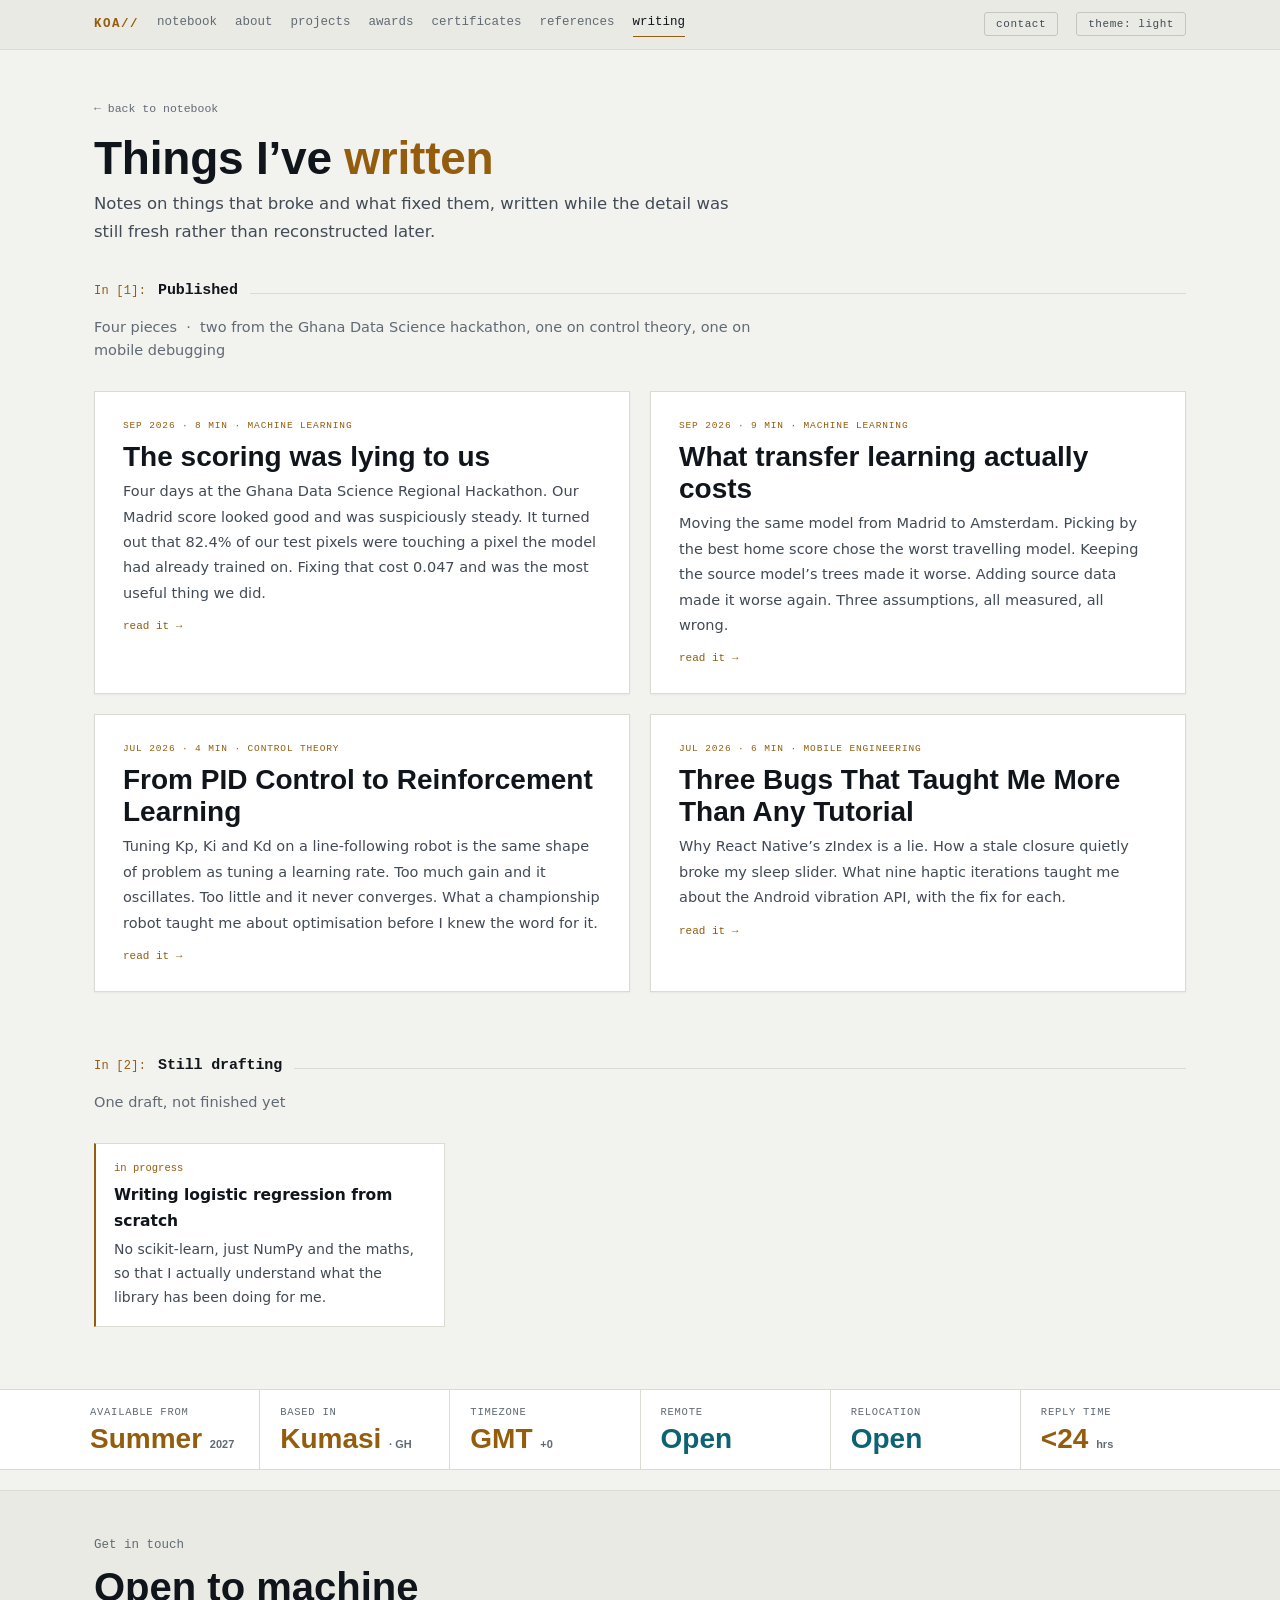
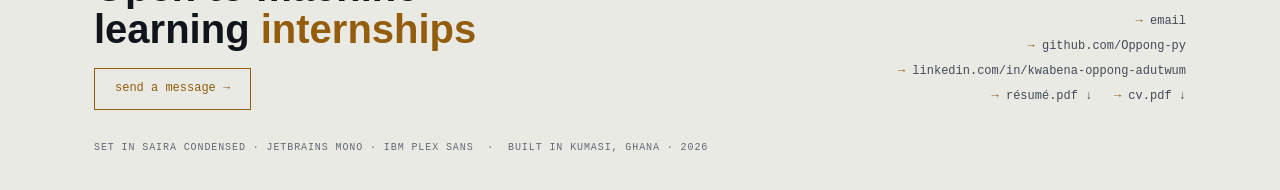
<file: writing.html>
<!DOCTYPE html>
<html lang="en" data-theme="light">
<head>
<meta charset="UTF-8">
<meta name="viewport" content="width=device-width, initial-scale=1.0">
<meta http-equiv="Content-Security-Policy" content="default-src 'self'; base-uri 'self'; object-src 'none'; script-src 'self' 'sha256-2ElPHIPE8Q+Jko6kBx0FxSscNRR/ViGcCvGbqpuE5KE=' 'sha256-1/iwNmf+Tl4HtbsisiDGjjqU19Ra7FGwI+3F8dh04ck='; style-src 'self' 'unsafe-inline' https://fonts.googleapis.com; font-src 'self' https://fonts.gstatic.com; img-src 'self' data:; media-src 'self'; manifest-src 'self'; connect-src 'self'; form-action 'self' https://formspree.io; upgrade-insecure-requests">
<meta name="referrer" content="strict-origin-when-cross-origin">
<title>Writing | Kwabena Oppong Adutwum</title>
<meta name="description" content="Four technical write-ups by Kwabena Oppong Adutwum: a leak found in our own hackathon scoring, what transfer learning actually costs, PID control to reinforcement learning, and three React Native bugs.">
<link rel="icon" href="assets/icons/favicon.ico" sizes="any">
<link rel="icon" type="image/png" sizes="32x32" href="assets/icons/favicon-32.png">
<link rel="icon" type="image/png" sizes="16x16" href="assets/icons/favicon-16.png">
<link rel="icon" type="image/png" sizes="48x48" href="assets/icons/favicon-48.png">
<link rel="apple-touch-icon" href="assets/icons/apple-touch-icon.png">
<link rel="manifest" href="site.webmanifest">
<meta name="theme-color" content="#935D0D">
<link rel="canonical" href="https://oppong-py.github.io/writing.html">
<meta property="og:url" content="https://oppong-py.github.io/writing.html">
<meta property="og:title" content="Writing | Kwabena Oppong Adutwum">
<meta property="og:description" content="Four technical write-ups by Kwabena Oppong Adutwum: a leak found in our own hackathon scoring, what transfer learning actually costs, PID control to reinforcement learning, and three React Native bugs.">
<meta property="og:type" content="website">
<meta property="og:image" content="https://oppong-py.github.io/assets/images/og/default.png">
<meta name="twitter:card" content="summary_large_image">
<script>(function(){var r=document.documentElement;
try{var t=localStorage.getItem('koa-theme');
if(t==='dark'||t==='light')r.setAttribute('data-theme',t);}catch(e){}
/* Page-transition bootstrap. The hidden start state is applied ONLY once this
   script has run, so with JS off the site is simply always visible. */
try{if(!matchMedia('(prefers-reduced-motion: reduce)').matches){
  r.className+=' js-fx';
  var show=function(){if(r.className.indexOf('is-ready')<0)r.className+=' is-ready';};
  if(document.readyState!=='loading')requestAnimationFrame(show);
  else document.addEventListener('DOMContentLoaded',function(){requestAnimationFrame(show);});
  setTimeout(show,1200);                       /* failsafe: never stay blank */
}}catch(e){r.className+=' is-ready';}})();</script>
<link rel="preconnect" href="https://fonts.googleapis.com">
<link rel="preconnect" href="https://fonts.gstatic.com" crossorigin>
<link href="https://fonts.googleapis.com/css2?family=Saira+Condensed:wght@500;600;700&family=JetBrains+Mono:wght@400;500;700&family=IBM+Plex+Sans:wght@400;500;600&display=swap" rel="stylesheet">
<script type="application/ld+json">
{"@context":"https://schema.org","@graph":[{"@type":"Person","@id":"https://oppong-py.github.io/#person","name":"Kwabena Oppong Adutwum","alternateName":"Oppong","url":"https://oppong-py.github.io/","jobTitle":"Computer Science Student","description":"Computer Science undergraduate at KNUST, Kumasi, working in applied machine learning after a route through robotics and cybersecurity.","image":"https://oppong-py.github.io/assets/images/portrait-v2.webp","email":"oppongkwabena1777dev@gmail.com","nationality":{"@type":"Country","name":"Ghana"},"address":{"@type":"PostalAddress","addressLocality":"Kumasi","addressCountry":"GH"},"sameAs":["https://github.com/Oppong-py","https://www.linkedin.com/in/kwabena-oppong-adutwum"],"alumniOf":{"@type":"HighSchool","name":"Prempeh College","address":{"@type":"PostalAddress","addressLocality":"Kumasi","addressCountry":"GH"}},"affiliation":{"@type":"CollegeOrUniversity","name":"Kwame Nkrumah University of Science and Technology","url":"https://www.knust.edu.gh"},"knowsLanguage":["en","fr"],"knowsAbout":["Machine Learning","Python","NumPy","pandas","scikit-learn","Matplotlib","Remote Sensing","Cross-Validation","Domain Adaptation","Robotics","PID Control","Cybersecurity","React Native"],"award":["National Champion, Robofest Ghana 2025","Regional Champion, National Cybersecurity Challenge 2024","2nd Place, ACES CodeFest 2026 UI/UX Challenge"]},{"@type":"WebSite","@id":"https://oppong-py.github.io/#website","url":"https://oppong-py.github.io/","name":"Kwabena Oppong Adutwum","inLanguage":"en","publisher":{"@id":"https://oppong-py.github.io/#person"}},{"@type":"BreadcrumbList","@id":"https://oppong-py.github.io/writing.html#crumbs","itemListElement":[{"@type":"ListItem","position":1,"name":"Notebook","item":"https://oppong-py.github.io/"},{"@type":"ListItem","position":2,"name":"Writing","item":"https://oppong-py.github.io/writing.html"}]},{"@type":"CollectionPage","@id":"https://oppong-py.github.io/writing.html#page","name":"Writing","description":"Four technical write-ups by Kwabena Oppong Adutwum: a leak found in our own hackathon scoring, what transfer learning actually costs, PID control to reinforcement learning, and three React Native bugs.","url":"https://oppong-py.github.io/writing.html","inLanguage":"en","isPartOf":{"@id":"https://oppong-py.github.io/#website"},"primaryImageOfPage":"https://oppong-py.github.io/assets/images/og/default.png","breadcrumb":{"@id":"https://oppong-py.github.io/writing.html#crumbs"},"about":{"@id":"https://oppong-py.github.io/#person"}}]}
</script>
<link rel="stylesheet" href="styles.css">
</head>
<body>
<a href="#main" class="skip">Skip to content</a>
<nav aria-label="Main">
  <div class="wrap">
    <a href="index.html" class="id">KOA//</a>
    <div class="navlinks">
      <a href="index.html">notebook</a>
      <a href="about.html">about</a>
      <a href="projects.html">projects</a>
      <a href="achievements.html">awards</a>
      <a href="certifications.html">certificates</a>
      <a href="testimonials.html">references</a>
      <a href="writing.html" class="on">writing</a>
    </div>
    <a href="contact.html" class="tog ctc">contact</a>
    <button class="tog" id="themeToggle" type="button" aria-label="Switch colour theme">theme: light</button>
  </div>
</nav>
<main id="main">
<div class="wrap phead">
  <a class="back" href="index.html">&larr; back to notebook</a>
  <h1>Things I&rsquo;ve <em>written</em></h1>
  <p class="sub">Notes on things that broke and what fixed them, written while the detail was still fresh rather than reconstructed later.</p>
</div>

<section class="wrap" style="padding-top:26px">
  <div class="cell"><span class="in">In&nbsp;[1]:</span><h2>Published</h2><span class="rule"></span></div>
  <div class="out">Four pieces &nbsp;&middot;&nbsp; two from the Ghana Data Science hackathon, one on control theory, one on mobile debugging</div>

  <div class="wr">
    <a class="wi big" href="blog-the-scoring-was-lying.html">
      <div class="m">SEP 2026 &middot; 8 MIN &middot; MACHINE LEARNING</div>
      <h3>The scoring was lying to us</h3>
      <p>Four days at the Ghana Data Science Regional Hackathon. Our Madrid score looked good and was suspiciously steady. It turned out that 82.4% of our test pixels were touching a pixel the model had already trained on. Fixing that cost 0.047 and was the most useful thing we did.</p>
      <span class="go">read it &rarr;</span>
    </a>
    <a class="wi big" href="blog-transfer-learning-cost.html">
      <div class="m">SEP 2026 &middot; 9 MIN &middot; MACHINE LEARNING</div>
      <h3>What transfer learning actually costs</h3>
      <p>Moving the same model from Madrid to Amsterdam. Picking by the best home score chose the worst travelling model. Keeping the source model&rsquo;s trees made it worse. Adding source data made it worse again. Three assumptions, all measured, all wrong.</p>
      <span class="go">read it &rarr;</span>
    </a>
    <a class="wi big" href="blog-pid-to-rl.html">
      <div class="m">JUL 2026 &middot; 4 MIN &middot; CONTROL THEORY</div>
      <h3>From PID Control to Reinforcement Learning</h3>
      <p>Tuning Kp, Ki and Kd on a line-following robot is the same shape of problem as tuning a learning rate. Too much gain and it oscillates. Too little and it never converges. What a championship robot taught me about optimisation before I knew the word for it.</p>
      <span class="go">read it &rarr;</span>
    </a>
    <a class="wi big" href="blog-arethos-rn.html">
      <div class="m">JUL 2026 &middot; 6 MIN &middot; MOBILE ENGINEERING</div>
      <h3>Three Bugs That Taught Me More Than Any Tutorial</h3>
      <p>Why React Native&rsquo;s zIndex is a lie. How a stale closure quietly broke my sleep slider. What nine haptic iterations taught me about the Android vibration API, with the fix for each.</p>
      <span class="go">read it &rarr;</span>
    </a>
  </div>
</section>

<section class="wrap" style="padding-top:0">
  <div class="cell"><span class="in">In&nbsp;[2]:</span><h2>Still drafting</h2><span class="rule"></span></div>
  <div class="out">One draft, not finished yet</div>
  <div class="queue">
    <div class="qi"><div class="c">in progress</div><div class="t">Writing logistic regression from scratch</div><div class="d">No scikit-learn, just NumPy and the maths, so that I actually understand what the library has been doing for me.</div></div>
  </div>
</section>

<div class="strip">
  <div class="wrap">
    <div class="c"><div class="l">Available from</div><div class="v">Summer <small>2027</small></div></div>
    <div class="c"><div class="l">Based in</div><div class="v">Kumasi <small>&middot; GH</small></div></div>
    <div class="c"><div class="l">Timezone</div><div class="v">GMT <small>+0</small></div></div>
    <div class="c"><div class="l">Remote</div><div class="v cool">Open</div></div>
    <div class="c"><div class="l">Relocation</div><div class="v cool">Open</div></div>
    <div class="c"><div class="l">Reply time</div><div class="v num">&lt;24 <small>hrs</small></div></div>
  </div>
</div>

</main>
<footer>
  <div class="wrap">
    <div class="top">
      <div>
        <div class="k">Get in touch</div>
        <h2>Open to machine<br>learning <em>internships</em></h2>
        <a class="fcta" href="contact.html">send a message &rarr;</a>
      </div>
      <div class="links">
        <a href="mailto:oppongkwabena1777dev@gmail.com"><i>&rarr;</i> email</a><br>
        <a href="https://github.com/Oppong-py" target="_blank" rel="noopener"><i>&rarr;</i> github.com/Oppong-py</a><br>
        <a href="https://www.linkedin.com/in/kwabena-oppong-adutwum" target="_blank" rel="noopener"><i>&rarr;</i> linkedin.com/in/kwabena-oppong-adutwum</a><br>
        <a href="assets/docs/resume.pdf" data-doc data-preview="assets/docs/previews/resume.webp" target="_blank" rel="noopener" data-title="R&eacute;sum&eacute;"><i>&rarr;</i> r&eacute;sum&eacute;.pdf</a>
        <a href="assets/docs/resume.pdf" data-doc data-preview="assets/docs/previews/resume.webp" download title="Download r&eacute;sum&eacute;" data-title="R&eacute;sum&eacute;">&darr;</a> &nbsp;
        <a href="assets/docs/cv.pdf" data-doc data-preview="assets/docs/previews/cv.webp" target="_blank" rel="noopener" data-title="Curriculum Vitae"><i>&rarr;</i> cv.pdf</a>
        <a href="assets/docs/cv.pdf" data-doc data-preview="assets/docs/previews/cv.webp" download title="Download CV" data-title="Curriculum Vitae">&darr;</a>
      </div>
    </div>
    <div class="colophon">SET IN SAIRA CONDENSED &middot; JETBRAINS MONO &middot; IBM PLEX SANS &nbsp;&middot;&nbsp; BUILT IN KUMASI, GHANA &middot; 2026</div>
  </div>
</footer>

<div class="vw" id="vw" hidden role="dialog" aria-modal="true" aria-labelledby="vwt">
  <div class="vwd">
    <div class="vwh">
      <div class="vwm"><div class="vwt" id="vwt"></div><div class="vwf" id="vwf"></div></div>
      <div class="vwa">
        <a id="vwdl" href="" download>download</a>
        <button class="vwx" id="vwx" type="button" aria-label="Close">&times;</button>
      </div>
    </div>
    <div class="vwb" id="vwb"></div>
  </div>
</div>

<script>
(function () {
  var root = document.documentElement, btn = document.getElementById('themeToggle');
  function save(v) { try { localStorage.setItem('koa-theme', v); } catch (e) {} }
  /* the theme was already applied by the inline script in <head>, so there is
     no flash of the wrong colours here — this only wires up the toggle. */
  function label(){ btn.textContent = 'theme: ' + (root.getAttribute('data-theme') || 'light'); }
  label();
  btn.addEventListener('click', function () {
    var next = root.getAttribute('data-theme') === 'dark' ? 'light' : 'dark';
    root.setAttribute('data-theme', next); save(next); label();
  });

  /* ---- viewer -------------------------------------------------------
     Certificates, photos and PDFs open in a window on top of the page
     instead of navigating away or spawning a tab. With JavaScript off
     every one of these is still a plain link and still works. */
  var vw   = document.getElementById('vw'),
      vwb  = document.getElementById('vwb'),
      vwt  = document.getElementById('vwt'),
      vwf  = document.getElementById('vwf'),
      vwdl = document.getElementById('vwdl'),
      lastFocus = null;

  var IMG = /\.(png|jpe?g|gif|webp|svg|avif)$/i, PDF = /\.pdf$/i;
  /* A PDF inside a frame is not rendered by iOS Safari and by most
     Android browsers: they show an empty box or silently offer a
     download. Below this width the link is left alone rather than
     opening a window that cannot draw its contents. */
  var FRAME_PDF = function(){ return window.innerWidth >= 760; };

  function vwClose(){
    if (vw.hidden) return;
    vw.hidden = true; vwb.textContent = ''; vwb.className = 'vwb'; vw.classList.remove('is-img');
    document.body.style.overflow = '';
    if (lastFocus && lastFocus.focus) lastFocus.focus();
    lastFocus = null;
  }

  function vwOpen(url, title, trigger, preview, isDoc){
    var file = url.split('/').pop();
    try { file = decodeURIComponent(file); } catch (e) {}
    lastFocus = trigger || null;
    vwt.textContent = title || file;
    vwf.textContent = file;
    vwdl.href = url;
    vwb.textContent = '';

    /* Text documents get the browser's real PDF viewer where it works, so
       the text stays selectable, searchable and printable. Certificates are
       pictures and are always shown as pictures. Below 760px nothing is
       framed, because mobile browsers do not render a PDF in a frame. */
    var isFrame = PDF.test(url) && FRAME_PDF() && (isDoc || !preview);
    if (isFrame) {
      var f = document.createElement('iframe');
      f.src = url + '#view=FitH';
      f.title = title || file;
      vwb.appendChild(f);
    } else {
      var i = document.createElement('img');
      i.src = preview || url; i.alt = title || file; i.decoding = 'async';
      vwb.appendChild(i);
    }
    /* Nothing in this window sends the reader anywhere else. A picture is
       already fully on screen and needs no control at all beyond close.
       A document keeps its download, which is also the way out if a
       browser refuses to draw the PDF. */
    vwdl.hidden = !isDoc;
    vw.classList.toggle('is-img', !isFrame);
    vwb.className = 'vwb' + (isFrame ? '' : ' can-zoom');
    vw.hidden = false;
    document.body.style.overflow = 'hidden';
    document.getElementById('vwx').focus();
  }

  /* One delegated handler covers every asset link on the page, including
     any added later, so no link can be forgotten. */
  document.addEventListener('click', function (e) {
    if (e.defaultPrevented || e.button !== 0) return;
    if (e.metaKey || e.ctrlKey || e.shiftKey || e.altKey) return;   /* let them open a tab on purpose */
    if (!vw.hidden && vw.contains(e.target)) return;   /* the window's own controls */
    var el = e.target.closest ? e.target.closest('[data-lb], a[href]') : null;
    if (!el) return;

    var url = el.getAttribute('data-lb') || el.getAttribute('href') || '';
    if (!url) return;
    if (el.hasAttribute('download')) return;
    var u; try { u = new URL(url, location.href); } catch (err) { return; }
    if (u.origin !== location.origin) return;
    var isImg = IMG.test(u.pathname), isPdf = PDF.test(u.pathname);
    if (!isImg && !isPdf) return;
    var preview = el.getAttribute('data-preview') || '';
    var isDoc   = el.hasAttribute('data-doc');
    /* A certificate is a picture, so it ships as one: it draws in every
       browser and on every phone, needs no plugin, and is a quarter of the
       weight. Text documents keep their PDF. */
    if (isPdf && !preview && !FRAME_PDF()) return;    /* phones: open it normally */

    e.preventDefault();
    vwOpen(u.pathname + u.search,
           el.getAttribute('data-title') || (el.getAttribute('alt') || '').trim() ||
           (el.textContent || '').replace(/[→↓←·]/g, '').trim(),
           el, preview, isDoc);
  });

  /* tap or click the picture to switch between fitting the window and
     twice its width; the container scrolls */
  vwb.addEventListener('click', function (e) {
    if (e.target.tagName !== 'IMG') return;
    vwb.classList.toggle('zoom');
  });

  document.getElementById('vwx').addEventListener('click', vwClose);
  vw.addEventListener('click', function (e) { if (e.target === vw) vwClose(); });

  document.addEventListener('keydown', function (e) {
    if (vw.hidden) return;
    if (e.key === 'Escape') { vwClose(); return; }
    if (e.key !== 'Tab') return;
    /* keep the keyboard inside the window while it is open */
    var f = vw.querySelectorAll('a[href]:not([hidden]), button:not([hidden])');
    if (!f.length) return;
    var first = f[0], last = f[f.length - 1];
    if (e.shiftKey && document.activeElement === first) { e.preventDefault(); last.focus(); }
    else if (!e.shiftKey && document.activeElement === last) { e.preventDefault(); first.focus(); }
  });

  /* the back button should dismiss the window, not leave the page */
  window.addEventListener('pageshow', vwClose);

  /* ---- page departure ----------------------------------------------
     Deliberately NOT the View Transitions API. That API is unsupported in
     Firefox and silently does nothing when anything is off, and "nothing"
     looks exactly like the bug. This runs in every browser, on every
     protocol, every time. */
  if (root.className.indexOf('js-fx') !== -1) {
    document.addEventListener('click', function (e) {
      if (e.defaultPrevented || e.button !== 0) return;
      if (e.metaKey || e.ctrlKey || e.shiftKey || e.altKey) return;
      var a = e.target.closest ? e.target.closest('a') : null;
      if (!a || !a.href) return;
      if (a.target && a.target !== '_self') return;      /* new-tab links */
      if (a.hasAttribute('download')) return;
      var href = a.getAttribute('href') || '';
      if (href.charAt(0) === '#' || /^(mailto|tel):/i.test(href)) return;
      var u; try { u = new URL(a.href, location.href); } catch (err) { return; }
      if (u.origin !== location.origin) return;          /* off-site */
      if (/\.(pdf|png|jpe?g|gif|webp|avif|svg|mp4|zip)$/i.test(u.pathname)) return;
      if (u.href === location.href) return;              /* same page */

      e.preventDefault();
      root.className += ' is-leaving';
      var gone = false;
      var go = function () { if (!gone) { gone = true; location.href = a.href; } };
      setTimeout(go, 100);                               /* matches the CSS */
    });
  }
  /* Warm the next page on hover. By the time a visitor has moved the
     pointer onto a link and pressed it (~200ms at minimum), the document
     is usually already fetched — so the exit fade is the only cost. */
  if (root.className.indexOf('js-fx') !== -1) {
    var warmed = {};
    var warm = function (e) {
      var a = e.target.closest ? e.target.closest('a') : null;
      if (!a || !a.href || (a.target && a.target !== '_self')) return;
      var u; try { u = new URL(a.href, location.href); } catch (err) { return; }
      if (u.origin !== location.origin || warmed[u.href]) return;
      if (!/\.html?$/i.test(u.pathname) && u.pathname !== '/') return;
      warmed[u.href] = 1;
      var l = document.createElement('link');
      l.rel = 'prefetch'; l.href = u.href;
      document.head.appendChild(l);
    };
    document.addEventListener('mouseover', warm, { passive: true });
    document.addEventListener('focusin', warm);
  }

  /* coming back via the back button restores a bfcached page mid-fade */
  window.addEventListener('pageshow', function () {
    root.className = root.className.replace(/\s*is-leaving/g, '');
  });

  /* show the confirmation banner when Formspree sends the visitor back */
  if (location.search.indexOf('sent=1') !== -1) {
    var s = document.getElementById('sent');
    if (s) { s.hidden = false; s.scrollIntoView({block:'center'}); }
  }

})();
</script>
</body>
</html>
</file>
<file: styles.css>
/* ═══════════════════════════════════════════════════════════
   Kwabena Oppong Adutwum — portfolio v2 "Notebook"
   Light-first. Dark via [data-theme="dark"] or OS preference.
   ═══════════════════════════════════════════════════════════ */

*, *::before, *::after { box-sizing: border-box; margin: 0; padding: 0; }

:root{
  --ground:#F2F2EF; --surface:#FFFFFF; --sunken:#EAEAE5;
  --line:#DBDBD3; --line2:#C6C6BC;
  --ink:#10151B; --ink2:#414A55; --dim:#616A74;
  --accent:#935D0D; --accent-2:#6B440A; --accent-wash:rgba(147,93,13,.10);
  --accent-ink:#88560C;   /* accent text on an accent-wash background */
  --cool:#0D6273; --cool-wash:rgba(13,98,115,.09); --cool-line:#A9CBD3;
  --shadow:0 1px 2px rgba(16,21,27,.05);
  --d:'Saira Condensed','Arial Narrow',sans-serif;
  --m:'JetBrains Mono',ui-monospace,'Courier New',monospace;
  --b:'IBM Plex Sans',system-ui,-apple-system,sans-serif;
}
@media (prefers-color-scheme:dark){
  :root:not([data-theme="light"]){
    --ground:#0A0F15; --surface:#101922; --sunken:#0C141C;
    --line:#1D2B38; --line2:#2C3E4E;
    --ink:#E2EAF2; --ink2:#A9B9C7; --dim:#74848F;
    --accent:#EDAE3E; --accent-2:#F0BC63; --accent-wash:rgba(237,174,62,.12);
    --accent-ink:#EDAE3E;
    --cool:#5FD4E8; --cool-wash:rgba(95,212,232,.09); --cool-line:#22505C;
    --shadow:0 1px 2px rgba(0,0,0,.4);
  }
}
:root[data-theme="dark"]{
  --ground:#0A0F15; --surface:#101922; --sunken:#0C141C;
  --line:#1D2B38; --line2:#2C3E4E;
  --ink:#E2EAF2; --ink2:#A9B9C7; --dim:#74848F;
  --accent:#EDAE3E; --accent-2:#F0BC63; --accent-wash:rgba(237,174,62,.12);
    --accent-ink:#EDAE3E;
  --cool:#5FD4E8; --cool-wash:rgba(95,212,232,.09); --cool-line:#22505C;
  --shadow:0 1px 2px rgba(0,0,0,.4);
}

html{ scroll-behavior:smooth; }
body{ background:var(--ground); color:var(--ink); font-family:var(--b);
  font-size:16px; line-height:1.65; -webkit-font-smoothing:antialiased; }
img{ max-width:100%; height:auto; }
a{ color:inherit; }
.wrap{ max-width:1140px; margin:0 auto; padding-inline:24px; }
.num{ font-variant-numeric:tabular-nums; }
:focus-visible{ outline:2px solid var(--accent); outline-offset:2px; }
.skip{ position:absolute; left:50%; top:-60px; transform:translateX(-50%);
  background:var(--accent); color:var(--surface); font-family:var(--m); font-size:12px;
  padding:8px 18px; z-index:100; text-decoration:none; transition:top .2s; }
.skip:focus{ top:0; }

/* ── Nav ─────────────────────────────────────────────────── */
nav{ position:sticky; top:0; z-index:50; background:var(--sunken); border-bottom:1px solid var(--line); }
nav .wrap{ display:flex; align-items:center; gap:18px; padding-block:12px;
  font-family:var(--m); font-size:12.5px; }
nav .id{ color:var(--accent); font-weight:700; letter-spacing:.12em; flex:none; text-decoration:none; }
.navlinks{ display:flex; gap:18px; margin-right:auto; overflow-x:auto; scrollbar-width:none;
  min-width:0; -webkit-overflow-scrolling:touch; }
.navlinks::-webkit-scrollbar{ display:none; }
.navlinks a{ color:var(--dim); text-decoration:none; white-space:nowrap; padding-bottom:3px; }
.navlinks a b{ color:var(--ink2); font-weight:400; }
.navlinks a:hover{ color:var(--ink); }
.navlinks a.on{ color:var(--ink); border-bottom:1px solid var(--accent); }
.tog{ flex:none; background:none; border:1px solid var(--line2); color:var(--ink2);
  font-family:var(--m); font-size:11px; padding:5px 11px; border-radius:3px;
  cursor:pointer; letter-spacing:.05em; }
.tog:hover{ border-color:var(--accent); color:var(--accent); }

/* ── Cells ───────────────────────────────────────────────── */
section{ padding-block:62px; }
.cell{ display:flex; align-items:baseline; gap:12px; margin-bottom:12px; flex-wrap:wrap; }
.cell .in{ font-family:var(--m); font-size:12px; color:var(--accent); flex:none; letter-spacing:.02em; }
.cell h2{ font-family:var(--m); font-size:15px; font-weight:700; letter-spacing:-.01em;
  overflow-wrap:anywhere; min-width:0; }
.cell .rule{ flex:1; height:1px; background:var(--line); min-width:20px; }
.cell a{ font-family:var(--m); font-size:11.5px; color:var(--ink2); text-decoration:none;
  border-bottom:1px solid var(--accent); padding-bottom:1px; white-space:nowrap; }
.out{ font-size:14.5px; line-height:1.65; color:var(--dim); margin-bottom:28px; max-width:74ch;
  overflow-wrap:anywhere; }
.out b{ color:var(--cool); font-weight:400; }

/* ── Page header (sub-pages) ─────────────────────────────── */
.phead{ padding-block:44px 8px; }
.phead .back{ font-family:var(--m); font-size:11.5px; color:var(--dim); text-decoration:none; }
.phead .back:hover{ color:var(--accent); }
.phead h1{ font-family:var(--d); font-size:46px; font-weight:700; line-height:1.05;
  margin-top:14px; text-wrap:balance; }
.phead h1 em{ font-style:normal; color:var(--accent); }
.phead .sub{ font-size:16.5px; color:var(--ink2); margin-top:8px; max-width:62ch; }

/* ── Hero ────────────────────────────────────────────────── */
.hero{ padding-block:56px 40px; }
.hero .grid{ display:grid; grid-template-columns:1fr 300px; gap:52px; align-items:center; }
.live{ display:inline-flex; align-items:center; gap:8px; font-family:var(--m); font-size:11px;
  color:var(--cool); border:1px solid var(--cool-line); background:var(--cool-wash);
  padding:5px 12px; letter-spacing:.06em; }
.live{ text-decoration:none; }
.hero .live{ margin-bottom:22px; }
a.live:hover{ border-color:var(--accent); color:var(--accent); }
.live i{ width:6px; height:6px; border-radius:50%; background:var(--cool); display:block; flex:none; }
.kernel{ font-family:var(--m); font-size:12.5px; color:var(--dim); margin:20px 0 8px; }
.kernel b{ color:var(--accent); font-weight:400; }
h1{ font-family:var(--d); font-size:58px; font-weight:700; line-height:1;
  letter-spacing:-.005em; text-wrap:balance; }
h1 em{ font-style:normal; color:var(--accent); }
.role{ font-family:var(--m); font-size:12.5px; color:var(--cool); letter-spacing:.06em; margin:10px 0 16px; }
.blurb{ font-size:17px; line-height:1.8; color:var(--ink2); max-width:58ch; }
.blurb b{ color:var(--ink); font-weight:600; }
.cta{ display:flex; gap:10px; margin-top:26px; flex-wrap:wrap; }
.cta a{ font-family:var(--m); font-size:12px; letter-spacing:.03em; padding:10px 18px;
  text-decoration:none; border:1px solid var(--line2); color:var(--ink); }
.cta a:hover{ border-color:var(--accent); color:var(--accent); }
.cta a.p{ background:var(--accent); border-color:var(--accent); color:var(--surface); font-weight:500; }
.cta a.p:hover{ background:var(--accent-2); border-color:var(--accent-2); color:var(--surface); }

/* portrait — aspect locked so it never distorts */
.portrait img{ display:block; width:100%; height:auto; aspect-ratio:4/5; object-fit:cover;
  object-position:50% 40%; border:1px solid var(--line); }
.portrait .cap{ font-family:var(--m); font-size:10px; color:var(--dim); letter-spacing:.1em;
  margin-top:8px; text-transform:uppercase; }

/* ── Summary strip ───────────────────────────────────────── */
.strip{ background:var(--surface); border-block:1px solid var(--line); }
.strip .wrap{ display:flex; padding-inline:0; }
.strip .c{ flex:1; padding:14px 20px; border-right:1px solid var(--line); min-width:0; }
.strip .c:last-child{ border-right:none; }
.strip .l{ font-family:var(--m); font-size:10.5px; letter-spacing:.07em; color:var(--dim); text-transform:uppercase; }
.strip .v{ font-family:var(--d); font-size:28px; font-weight:600; color:var(--accent);
  line-height:1.15; margin-top:2px; white-space:nowrap; font-variant-numeric:tabular-nums; }
.strip .v small{ font-size:11px; color:var(--dim); }
.strip .v.cool{ color:var(--cool); }

/* ── Panels (projects) ───────────────────────────────────── */
.panels{ display:grid; grid-template-columns:repeat(3,1fr); gap:20px; }
.panels.two{ grid-template-columns:repeat(2,1fr); }
.pan{ background:var(--surface); border:1px solid var(--line); box-shadow:var(--shadow);
  display:flex; flex-direction:column; }
.pan .idx{ font-family:var(--m); font-size:10.5px; color:var(--dim); letter-spacing:.07em;
  display:flex; justify-content:space-between; gap:10px; padding:10px 18px;
  border-bottom:1px solid var(--line); background:var(--sunken); }
.pan .idx b{ color:var(--cool); font-weight:400; }
.pan .body{ padding:18px; display:flex; flex-direction:column; flex:1; }
.pan h3{ font-family:var(--d); font-size:23px; font-weight:600; line-height:1.1; }
.pan .tag{ display:inline-block; align-self:flex-start; font-family:var(--m); font-size:9.5px;
  color:var(--accent-2); background:var(--accent-wash); border:1px solid var(--accent);
  padding:2px 7px; margin:8px 0 10px; letter-spacing:.03em; }
.pan .tag.plan{ color:var(--cool); background:var(--cool-wash); border-color:var(--cool-line); }
.pan .tag.wip{ color:var(--cool); background:var(--cool-wash); border-color:var(--cool-line);
  border-style:dashed; }
.pan p{ font-size:15px; line-height:1.75; color:var(--ink2); }
.pan p + p{ margin-top:10px; }
.pan.plan{ border-style:dashed; }
.spec{ margin-top:14px; border-top:1px solid var(--line); }
.spec .r{ display:flex; justify-content:space-between; gap:12px; padding:7px 0;
  border-bottom:1px solid var(--line); font-family:var(--m); font-size:11px; }
.spec .r:last-child{ border-bottom:none; }
.spec .k{ color:var(--dim); letter-spacing:.05em; text-transform:uppercase; font-size:9.5px; padding-top:2px; }
.spec .v{ color:var(--ink); text-align:right; font-variant-numeric:tabular-nums; }
.pan .links{ margin-top:auto; padding-top:14px; display:flex; flex-wrap:wrap; gap:14px; }
.pan .links a{ font-family:var(--m); font-size:11px; color:var(--accent); text-decoration:none; }
.pan .links a span{ border-bottom:1px solid var(--accent); padding-bottom:1px; }
.media{ width:100%; display:block; border-bottom:1px solid var(--line); background:var(--sunken);
  aspect-ratio:16/9; object-fit:cover; }
.media.contain{ object-fit:contain; background:var(--sunken); padding:6px; }

/* ── References ──────────────────────────────────────────── */
.refband{ background:var(--surface); border-block:1px solid var(--line); }
.refs{ display:grid; grid-template-columns:repeat(2,1fr); }
.rf{ padding:24px 26px; border-right:1px solid var(--line); border-bottom:1px solid var(--line); }
.rf:nth-child(2n){ border-right:none; }
.rf:nth-last-child(-n+2){ border-bottom:none; }
.rf .q{ font-family:var(--d); font-size:30px; color:var(--accent); line-height:.6; display:block; margin-bottom:8px; }
.rf p{ font-size:15.5px; line-height:1.8; color:var(--ink2); }
.rf .who{ display:flex; align-items:baseline; gap:10px; margin-top:14px; font-family:var(--m); flex-wrap:wrap; }
.rf .who b{ font-size:11.5px; color:var(--ink); font-weight:500; letter-spacing:.03em; }
.rf .who span{ font-size:10.5px; color:var(--dim); }
.rf .who a{ font-size:10.5px; color:var(--accent); text-decoration:none; border-bottom:1px solid var(--accent); }
.refs-more{ display:none; }

/* ── Timeline entries (achievements / activities) ────────── */
.entries{ border-top:1px solid var(--line); }
.entry{ display:grid; grid-template-columns:112px 1fr; gap:26px; padding:28px 0;
  border-bottom:1px solid var(--line); }
.entry .when{ font-family:var(--m); font-size:10.5px; color:var(--accent); letter-spacing:.08em;
  text-transform:uppercase; line-height:1.7; }
.entry .when span{ display:block; color:var(--dim); }
.entry h3{ font-family:var(--d); font-size:24px; font-weight:600; line-height:1.15; }
.entry p{ font-size:15.5px; line-height:1.8; color:var(--ink2); margin-top:9px; max-width:66ch; }
.entry .flag.plan{ color:var(--dim); border-color:var(--line2); background:none; }
.entry .flag{ display:inline-block; font-family:var(--m); font-size:9.5px; letter-spacing:.09em;
  color:var(--accent-ink);
  color:var(--cool); border:1px solid var(--cool-line); background:var(--cool-wash);
  padding:2px 7px; margin-bottom:7px; }
.entry .links{ margin-top:10px; display:flex; gap:16px; flex-wrap:wrap; }
.entry .links a{ font-family:var(--m); font-size:11px; color:var(--accent); text-decoration:none;
  border-bottom:1px solid var(--accent); padding-bottom:1px; }

/* ── Article (blog) ──────────────────────────────────────── */
.article{ max-width:720px; margin:0 auto; padding-inline:24px; padding-block:12px 60px; }
.article .meta{ font-family:var(--m); font-size:11px; color:var(--accent); letter-spacing:.08em; }
.article h1{ font-size:44px; margin:12px 0 10px; }
.article .standfirst{ font-size:17px; line-height:1.75; color:var(--ink2); margin-bottom:34px;
  padding-bottom:26px; border-bottom:1px solid var(--line); }
.article h2{ font-family:var(--d); font-size:30px; font-weight:600; margin:38px 0 14px; line-height:1.2; }
.article p{ font-size:16px; line-height:1.85; color:var(--ink2); margin-bottom:18px; }
.article p b{ color:var(--ink); font-weight:600; }
.article code{ font-family:var(--m); font-size:.88em; background:var(--sunken);
  border:1px solid var(--line); padding:1px 5px; }
.article pre{ font-family:var(--m); font-size:12.5px; line-height:1.75; background:var(--sunken);
  border:1px solid var(--line); border-left:2px solid var(--accent); padding:16px 18px;
  overflow-x:auto; margin-bottom:22px; color:var(--ink2); }
.article pre b{ color:var(--accent); font-weight:400; }
.article table{ width:100%; border-collapse:collapse; font-size:13.5px; margin-bottom:22px; }
.article th{ font-family:var(--m); font-size:9.5px; letter-spacing:.1em; text-transform:uppercase;
  color:var(--dim); text-align:left; padding:8px 10px; border-bottom:1px solid var(--line2); }
.article td{ padding:8px 10px; border-bottom:1px solid var(--line); color:var(--ink2); vertical-align:top; }
.article td:first-child{ font-family:var(--m); color:var(--accent); width:2.4em; }
.article .tags{ margin-top:34px; padding-top:22px; border-top:1px solid var(--line);
  display:flex; flex-wrap:wrap; gap:8px; }
.article .tags span{ font-family:var(--m); font-size:10.5px; color:var(--dim);
  border:1px solid var(--line); padding:3px 9px; }
.tablewrap{ overflow-x:auto; }

/* ── About + log ─────────────────────────────────────────── */
.two{ display:grid; grid-template-columns:1.25fr 1fr; gap:48px; align-items:start; }
.lead{ font-family:var(--d); font-size:32px; font-weight:600; line-height:1.2;
  margin-bottom:16px; text-wrap:balance; }
.lead em{ font-style:normal; color:var(--accent); }
.two p{ font-size:16px; line-height:1.85; color:var(--ink2); margin-bottom:14px; }
.two p b{ color:var(--ink); font-weight:600; }
.log{ background:var(--sunken); border:1px solid var(--line); }
.log .h{ font-family:var(--m); font-size:10px; letter-spacing:.11em; color:var(--dim);
  padding:10px 16px; border-bottom:1px solid var(--line); display:flex; justify-content:space-between; gap:10px; }
.log .h b{ color:var(--accent); font-weight:400; }
.log .r{ display:flex; gap:14px; padding:16px 16px; border-bottom:1px solid var(--line);
  font-size:14.5px; line-height:1.75; color:var(--ink2); }
.log .r:last-child{ border-bottom:none; }
.log .r time{ font-family:var(--m); font-size:9.5px; color:var(--accent); flex:none; width:56px; padding-top:3px; }
.log .r b{ color:var(--ink); font-weight:600; }
.log .st{ font-family:var(--m); font-size:9px; color:var(--cool); border:1px solid var(--cool-line);
  padding:1px 5px; margin-left:6px; white-space:nowrap; }
.log .st.off{ color:var(--dim); border-color:var(--line2); }

/* ── Writing + roadmap ───────────────────────────────────── */
.wr{ display:grid; grid-template-columns:repeat(2,1fr); gap:20px; }
.wi{ background:var(--surface); border:1px solid var(--line); padding:20px;
  box-shadow:var(--shadow); text-decoration:none; display:block; }
.wi:hover{ border-color:var(--accent); }
.wi .m{ font-family:var(--m); font-size:9.5px; color:var(--accent); letter-spacing:.09em; }
.wi h3{ font-family:var(--d); font-size:22px; font-weight:600; margin:7px 0 6px; line-height:1.15; }
.wi p{ font-size:15px; line-height:1.75; color:var(--ink2); }
.wi .go{ font-family:var(--m); font-size:11px; color:var(--accent); margin-top:11px; display:block; }
.queue{ display:grid; grid-template-columns:repeat(3,1fr); gap:20px; }
.qi{ background:var(--surface); border:1px solid var(--line); border-left:2px solid var(--accent); padding:16px 18px; }
.qi .c{ font-family:var(--m); font-size:10.5px; color:var(--accent); overflow-wrap:anywhere; }
.qi .t{ font-size:15.5px; font-weight:600; margin:6px 0 4px; }
.qi .d{ font-size:14px; color:var(--ink2); line-height:1.7; }

/* ── Footer ──────────────────────────────────────────────── */
footer{ background:var(--sunken); border-top:1px solid var(--line); margin-top:20px; }
footer .top{ display:flex; justify-content:space-between; align-items:flex-end; gap:40px;
  padding-block:44px 30px; flex-wrap:wrap; }
footer .k{ font-family:var(--m); font-size:12.5px; color:var(--dim); margin-bottom:10px; }
footer .k b{ color:var(--accent); font-weight:400; }
footer h2{ font-family:var(--d); font-size:40px; font-weight:700; line-height:1.05; }
footer h2 em{ font-style:normal; color:var(--accent); }
footer .links{ font-family:var(--m); font-size:12px; line-height:2.1; text-align:right; }
footer .links a{ color:var(--ink2); text-decoration:none; }
footer .links a:hover{ color:var(--accent); }
footer .links i{ color:var(--accent); font-style:normal; }
footer .colophon{ font-family:var(--m); font-size:10px; color:var(--dim);
  letter-spacing:.09em; padding-bottom:34px; }

/* ═══ Responsive — parity with v1 ═══════════════════════════ */
@media (max-width:880px){
  .hero{ padding-block:36px 28px; }
  .hero .grid{ grid-template-columns:1fr; gap:26px; }
  .portrait{ max-width:190px; }
  h1{ font-size:42px; }
  .phead h1{ font-size:36px; }
  .article h1{ font-size:34px; }
  .strip .wrap{ flex-wrap:wrap; }
  .strip .c{ flex:1 1 33%; border-bottom:1px solid var(--line); }
  .wr, .queue{ grid-template-columns:1fr; }
  .two{ grid-template-columns:1fr; gap:30px; }
  .entry{ grid-template-columns:1fr; gap:8px; }
  .entry .when span{ display:inline; }
  footer .links{ text-align:left; }
  section{ padding-block:38px; }
}

/* mobile: swipeable card rails, matching v1's carousel behaviour */
@media (max-width:768px){
  .panels, .panels.two{
    display:flex; grid-template-columns:none;
    overflow-x:auto; gap:12px; padding-bottom:6px;
    scroll-snap-type:x mandatory; -webkit-overflow-scrolling:touch;
    scrollbar-width:none;
  }
  .panels::-webkit-scrollbar{ display:none; }
  .pan{ flex:0 0 85vw; min-width:85vw; scroll-snap-align:start; }
  .swipe-hint{ display:block; }

  /* references: show the first, link to the rest — v1's pattern */
  .refs{ grid-template-columns:1fr; }
  .rf{ border-right:none; }
  .refs > .rf:nth-child(n+2){ display:none; }
  .refs > .rf:first-child{ border-bottom:none; }
  .refs-more{ display:block; text-align:center; padding:18px 0 4px; }
  .refs-more a{ font-family:var(--m); font-size:12px; color:var(--accent);
    text-decoration:none; border:1px solid var(--accent); padding:9px 20px; display:inline-block; }
}
.swipe-hint{ display:none; font-family:var(--m); font-size:10px; color:var(--dim);
  letter-spacing:.1em; margin-top:10px; text-transform:uppercase; }

@media (max-width:640px){
  .cell .rule{ display:none; }
  .cell h2{ font-size:13.5px; }
}
@media (max-width:480px){
  .strip .c{ flex:1 1 50%; padding:12px 16px; }
  h1{ font-size:34px; }
  .phead h1{ font-size:30px; }
  .article h1{ font-size:28px; }
  footer h2{ font-size:28px; }
  .wrap, .article{ padding-inline:18px; }
  .pan{ flex:0 0 88vw; min-width:88vw; }
}
@media (prefers-reduced-motion:reduce){
  html{ scroll-behavior:auto; }
  *{ transition:none !important; animation:none !important; }
}
/* ═══ v2.1 — page-per-section additions ═══════════════════ */

/* nav contact button */
.tog.ctc{ text-decoration:none; display:inline-block; line-height:normal; }
.tog.ctc.on{ border-color:var(--accent); color:var(--accent); }

/* ── Table of contents (index) ───────────────────────────── */
.toc{ display:grid; grid-template-columns:repeat(2,1fr); gap:0;
  border:1px solid var(--line); background:var(--surface); box-shadow:var(--shadow); }
.tc{ display:flex; gap:16px; padding:24px 22px; text-decoration:none;
  border-right:1px solid var(--line); border-bottom:1px solid var(--line);
  transition:background .15s, border-color .15s; }
.tc:nth-child(2n){ border-right:none; }
.tc:last-child{ grid-column:1 / -1; border-right:none; border-bottom:none; }
.tc:hover{ background:var(--accent-wash); }
.tc .n{ font-family:var(--m); font-size:10px; color:var(--dim); letter-spacing:.1em;
  flex:none; padding-top:3px; width:20px; }
.tc .b{ min-width:0; }
.tc .cd{ font-family:var(--m); font-size:14px; font-weight:700; color:var(--ink);
  overflow-wrap:anywhere; }
.tc:hover .cd{ color:var(--accent); }
.tc p{ font-size:13px; line-height:1.65; color:var(--ink2); margin-top:5px; }
.tc .mt{ display:flex; justify-content:space-between; gap:10px; margin-top:9px;
  font-family:var(--m); font-size:10px; letter-spacing:.06em; }
.tc .mt span{ color:var(--dim); }
.tc .mt i{ font-style:normal; color:var(--accent); }
.log .r a{ font-family:var(--m); font-size:10.5px; color:var(--accent);
  text-decoration:none; white-space:nowrap; }

/* ── Media on project cards + lightbox ───────────────────── */
.mcap{ font-family:var(--m); font-size:10.5px; letter-spacing:.07em; color:var(--dim);
  text-transform:uppercase; padding:6px 18px 0; }
.media[data-lb]{ cursor:zoom-in; }
/* ── Viewer: in-page window for certificates, photos and PDFs ──
   Replaces the old full-bleed lightbox. A recruiter clicking a
   certificate stays on the page they were reading; Escape, the X, or a
   click on the backdrop puts them straight back. Download and
   open-in-new-tab both live inside the window, so nothing the old plain
   links offered is lost. */
.vw{ position:fixed; inset:0; z-index:300; display:flex; align-items:center;
  justify-content:center; padding:30px; background:rgba(12,16,21,.66);
  -webkit-backdrop-filter:blur(3px); backdrop-filter:blur(3px); }
.vw[hidden]{ display:none !important; }
.vwd{ display:flex; flex-direction:column; width:min(1100px,100%); height:min(88vh,100%);
  background:var(--surface); border:1px solid var(--line2);
  box-shadow:0 24px 70px rgba(12,16,21,.34); overflow:hidden; }
.vwh{ display:flex; align-items:center; gap:14px; flex:none;
  padding:11px 14px; border-bottom:1px solid var(--line); background:var(--sunken); }
.vwm{ min-width:0; }
.vwt{ font-family:var(--d); font-size:17px; font-weight:600; color:var(--ink);
  line-height:1.15; white-space:nowrap; overflow:hidden; text-overflow:ellipsis; }
.vwf{ font-family:var(--m); font-size:10px; letter-spacing:.06em; color:var(--dim);
  margin-top:2px; white-space:nowrap; overflow:hidden; text-overflow:ellipsis; }
.vwa{ margin-left:auto; display:flex; align-items:center; gap:7px; flex:none; }
.vwa a, .vwx{ font-family:var(--m); font-size:10.5px; letter-spacing:.05em;
  color:var(--ink2); background:var(--surface); border:1px solid var(--line2);
  padding:6px 10px; text-decoration:none; cursor:pointer; line-height:1.1;
  transition:color .15s ease, border-color .15s ease; }
.vwa a:hover, .vwx:hover{ color:var(--accent); border-color:var(--accent); }
.vwa a[hidden]{ display:none; }
.vwx{ font-size:15px; padding:3px 9px 5px; }
.vwb{ flex:1; min-height:0; display:flex; align-items:center; justify-content:center;
  background:var(--ground); overflow:auto; padding:0; }
.vwb img{ display:block; max-width:100%; max-height:100%; object-fit:contain; margin:auto; }
.vwb iframe{ width:100%; height:100%; border:0; background:#fff; }
.vwn{ font-family:var(--m); font-size:12px; color:var(--dim); text-align:center;
  padding:38px 26px; line-height:1.9; max-width:420px; }
.vwn b{ display:block; font-family:var(--d); font-size:19px; color:var(--ink);
  margin-bottom:8px; letter-spacing:0; }

/* A tapped image toggles between fitting the window and twice the window
   width, so a certificate can actually be read on a phone without leaving
   the page. The container scrolls underneath it. */
.vwb.zoom{ align-items:flex-start; justify-content:flex-start; cursor:zoom-out; }
.vwb.zoom img{ max-width:none; max-height:none; width:200%; margin:0; }
.vwb.can-zoom img{ cursor:zoom-in; }

@media (max-width:880px){
  .vw{ padding:0; }
  .vwd{ width:100%; height:100%; border:none; }
  .vwt{ font-size:15px; }
  /* an image window hugs its picture instead of stranding it in a tall
     empty frame; a PDF frame still needs the full height */
  .vw.is-img .vwd{ height:auto; max-height:100%; }
  .vw.is-img .vwb{ flex:0 1 auto; }
}
@media (prefers-reduced-motion:no-preference){
  .vw{ animation:vwin .16s ease-out; }
  .vwd{ animation:vwup .2s cubic-bezier(.2,.7,.3,1); }
}
@keyframes vwin{ from{ opacity:0 } to{ opacity:1 } }
@keyframes vwup{ from{ opacity:0; transform:translateY(10px) scale(.99) } to{ opacity:1; transform:none } }

/* ── Profile: fact sheet ─────────────────────────────────── */
.fact{ background:var(--sunken); border:1px solid var(--line); font-family:var(--m); }
.fact .h{ display:flex; justify-content:space-between; gap:10px; padding:10px 14px;
  border-bottom:1px solid var(--line); font-size:10px; letter-spacing:.11em; color:var(--dim); }
.fact .h b{ color:var(--accent); font-weight:400; }
.fact .r{ display:flex; justify-content:space-between; gap:14px; padding:9px 14px;
  border-bottom:1px solid var(--line); font-size:11px; }
.fact .r:last-child{ border-bottom:none; }
.fact .r span{ color:var(--dim); letter-spacing:.05em; flex:none; }
.fact .r b{ color:var(--ink); font-weight:500; text-align:right; }

/* ── Skills matrix ───────────────────────────────────────── */
.lg{ display:inline-flex; align-items:center; gap:5px; margin-right:4px; }
.lg i{ width:7px; height:7px; display:inline-block; flex:none; }
.lg i.on{ background:var(--accent); }
.lg i.rm{ background:none; border:1px dashed var(--line2); }
.skg{ display:grid; grid-template-columns:repeat(3,1fr); gap:20px; }
.skc{ background:var(--surface); border:1px solid var(--line); box-shadow:var(--shadow);
  padding:16px 18px 18px; }
.skh{ display:flex; justify-content:space-between; align-items:baseline; gap:10px;
  border-bottom:1px solid var(--line); padding-bottom:9px; margin-bottom:12px; flex-wrap:wrap; }
.skh h3{ font-family:var(--d); font-size:20px; font-weight:600; line-height:1.1; }
.skh span{ font-family:var(--m); font-size:9.5px; color:var(--dim); letter-spacing:.06em;
  white-space:nowrap; }
.skt{ display:flex; flex-wrap:wrap; gap:6px; }
.skt.tight{ margin-top:12px; }
.sk{ font-family:var(--m); font-size:10.5px; letter-spacing:.02em; padding:4px 9px;
  color:var(--accent-ink); background:var(--accent-wash); border:1px solid transparent; }
.sk.rm{ color:var(--dim); background:none; border:1px dashed var(--line2); }

/* ── Experience + education ──────────────────────────────── */
.entry .org{ font-family:var(--m); font-size:11.5px; color:var(--cool); margin-top:3px; }
.bul{ margin:9px 0 0 17px; }
.bul li{ font-size:14px; line-height:1.75; color:var(--ink2); margin-bottom:6px; }
.bul li b{ color:var(--ink); font-weight:600; }
.entry-links{ display:flex; gap:18px; flex-wrap:wrap; padding-top:16px; }
.entry-links a{ font-family:var(--m); font-size:11px; color:var(--accent);
  text-decoration:none; border-bottom:1px solid var(--accent); }
.edug{ display:grid; grid-template-columns:repeat(2,1fr); gap:14px; }
.educ{ position:relative; overflow:hidden; background:var(--surface);
  border:1px solid var(--line); box-shadow:var(--shadow); padding:20px 22px 22px; }
.educ .wm{ position:absolute; right:-8px; top:-8px; width:158px; max-width:38%; opacity:.11;
  pointer-events:none; transition:width .3s ease, opacity .3s ease, transform .3s ease;
  transform-origin:top right; }
.educ:hover .wm{ width:206px; opacity:.18; }
.educ:hover{ border-color:var(--line2); }
.educ h3{ font-family:var(--d); font-size:25px; font-weight:600; line-height:1.1;
  position:relative; }
.educ .org{ font-family:var(--m); font-size:11.5px; color:var(--cool); margin-top:4px; }
.educ .org small{ color:var(--dim); }
.educ .emeta{ font-family:var(--m); font-size:10px; color:var(--dim);
  letter-spacing:.07em; margin:8px 0 12px; }
.educ p{ font-size:13.5px; line-height:1.75; color:var(--ink2); margin-bottom:10px; }

/* ── Writing index ───────────────────────────────────────── */
.wi.big{ padding:26px 28px; }
.wi.big h3{ font-size:28px; }
.wi.big p{ font-size:14.5px; }

/* ── Contact ─────────────────────────────────────────────── */
.chan{ display:grid; grid-template-columns:repeat(2,1fr); gap:0;
  border:1px solid var(--line); background:var(--surface); box-shadow:var(--shadow); }
.ch{ display:flex; align-items:stretch; border-right:1px solid var(--line);
  border-bottom:1px solid var(--line); }
/* 5 channels, laid out: email | linkedin  ·  github (full width)  ·  resume | cv */
.chan .ch:nth-child(2){ border-right:none; }
.chan .ch:nth-child(3){ grid-column:1 / -1; border-right:none; }
.chan .ch:nth-child(5){ border-right:none; }
.chan .ch:nth-child(4), .chan .ch:nth-child(5){ border-bottom:none; }
.ch .main{ display:flex; align-items:baseline; gap:14px; padding:15px 18px;
  text-decoration:none; flex:1; min-width:0; }
.ch:hover{ background:var(--accent-wash); }
.ch .k{ font-family:var(--m); font-size:10px; letter-spacing:.12em; color:var(--dim);
  text-transform:uppercase; flex:none; width:70px; }
.ch .v{ font-family:var(--m); font-size:12.5px; color:var(--ink);
  overflow-wrap:anywhere; min-width:0; }
.ch:hover .v{ color:var(--accent); }
.ch .dl{ font-family:var(--m); font-size:15px; color:var(--accent); text-decoration:none;
  display:flex; align-items:center; padding:0 16px; border-left:1px solid var(--line); flex:none; }
.ch .dl:hover{ background:var(--accent); color:var(--surface); }
.sent{ background:var(--cool-wash); border:1px solid var(--cool-line);
  color:var(--cool); font-family:var(--m); font-size:12.5px; padding:12px 16px; margin-bottom:20px; }
.cform{ display:flex; flex-direction:column; gap:14px; max-width:560px; }
.cform label{ font-family:var(--m); font-size:10px; letter-spacing:.12em; color:var(--dim);
  text-transform:uppercase; display:flex; flex-direction:column; gap:6px; }
.cform input, .cform textarea{ font-family:var(--b); font-size:14.5px; color:var(--ink);
  background:var(--surface); border:1px solid var(--line2); padding:11px 13px;
  width:100%; text-transform:none; letter-spacing:normal; }
.cform textarea{ resize:vertical; min-height:110px; }
.cform input:focus, .cform textarea:focus{ outline:none; border-color:var(--accent); }
.cform button{ align-self:flex-start; font-family:var(--m); font-size:12.5px;
  letter-spacing:.03em; padding:12px 24px; background:var(--accent); color:var(--surface);
  border:1px solid var(--accent); cursor:pointer; font-weight:500; }
.cform button:hover{ background:var(--accent-2); border-color:var(--accent-2); }
.fine{ font-size:11.5px; color:var(--dim); line-height:1.6; max-width:48ch; }
.fcta{ display:inline-block; font-family:var(--m); font-size:12px; margin-top:18px;
  padding:10px 20px; border:1px solid var(--accent); color:var(--accent); text-decoration:none; }
.fcta:hover{ background:var(--accent); color:var(--surface); }

/* ── Projects: one even column of full-width rows ─────────── */
.plist{ display:flex; flex-direction:column; gap:14px; }
.prow{ background:var(--surface); border:1px solid var(--line); box-shadow:var(--shadow);
  display:grid; grid-template-columns:1fr; }
.prow .idx{ grid-column:1 / -1; font-family:var(--m); font-size:10.5px; color:var(--dim);
  letter-spacing:.07em; padding:11px 18px; border-bottom:1px solid var(--line);
  display:flex; justify-content:space-between; gap:10px; background:var(--sunken); }
.prow .idx b{ color:var(--cool); font-weight:400; }
.prow.has-media{ grid-template-columns:390px 1fr; }
.pfig{ position:relative; border-right:1px solid var(--line); background:var(--sunken);
  display:flex; align-items:center; justify-content:center; }
.pfig .media{ border-bottom:none; height:100%; }
.pfig .mcap{ position:absolute; left:0; bottom:0; font-family:var(--m); font-size:8.5px;
  letter-spacing:.11em; color:var(--dim); text-transform:uppercase;
  background:var(--surface); border-top:1px solid var(--line);
  border-right:1px solid var(--line); padding:4px 9px; }
.prow .body{ padding:20px 24px 22px; display:flex; flex-direction:column; min-width:0; }
.prow h3{ font-family:var(--d); font-size:27px; font-weight:600; line-height:1.1; }
.prow .tag{ display:inline-block; align-self:flex-start; font-family:var(--m); font-size:9.5px;
  letter-spacing:.1em; color:var(--accent-ink); background:var(--accent-wash);
  border:1px solid var(--accent-wash); padding:4px 9px; margin:9px 0 12px; }
.prow .tag.wip{ color:var(--cool); background:var(--cool-wash);
  border:1px dashed var(--cool-line); }
.prow p{ font-size:14px; line-height:1.75; color:var(--ink2); }
.prow p + p{ margin-top:10px; }
.prow .spec{ margin-top:16px; border-top:1px solid var(--line);
  display:grid; grid-template-columns:repeat(2,1fr); column-gap:26px; }
.prow .spec .r{ display:flex; justify-content:space-between; gap:12px; padding:7px 0;
  border-bottom:1px solid var(--line); font-family:var(--m); font-size:11px; }
.prow .links{ margin-top:auto; padding-top:16px; display:flex; flex-wrap:wrap; gap:16px; }
.prow .links a{ font-family:var(--m); font-size:11px; color:var(--accent); text-decoration:none; }
.prow .links a span{ border-bottom:1px solid var(--accent); padding-bottom:1px; }
.prow .links:empty{ display:none; }

/* small inline live badge, e.g. inside an experience bullet */
.live.sm{ font-size:9.5px; padding:2px 7px; margin-right:7px; vertical-align:1px; }

@media (max-width:900px){
  .prow.has-media{ grid-template-columns:1fr; }
  .pfig{ border-right:none; border-bottom:1px solid var(--line); }
  .pfig .media{ height:auto; }
}
@media (max-width:560px){
  .prow .spec{ grid-template-columns:1fr; }
  .prow .body{ padding:16px 18px 18px; }
  .prow h3{ font-size:23px; }
}

/* ── Responsive for the new blocks ───────────────────────── */
@media (max-width:980px){
  .skg{ grid-template-columns:repeat(2,1fr); }
}
@media (max-width:880px){
  .toc{ grid-template-columns:1fr; }
  .tc{ border-right:none; }
  .tc:last-child{ grid-column:1 / -1; border-right:none; border-bottom:none; }
  .edug{ grid-template-columns:1fr; }
  .chan{ grid-template-columns:1fr; }
  .ch{ border-right:none; }
  .chan .ch:nth-child(3){ grid-column:auto; }
  .chan .ch:nth-child(4){ border-bottom:1px solid var(--line); }
  .chan .ch:last-child{ border-bottom:none; }
  .fact{ order:-1; }
  .wi.big h3{ font-size:24px; }
}
/* narrow: nav links drop to their own full-width row so they aren't
   squeezed to nothing by the contact + theme buttons */
@media (max-width:700px){
  nav .wrap{ flex-wrap:wrap; gap:10px; row-gap:0; }
  nav .id{ margin-right:auto; }
  .navlinks{ order:3; flex:1 0 100%; margin-right:0; gap:16px;
    padding-top:9px; margin-top:9px; border-top:1px solid var(--line); }
  .tog{ font-size:10px; padding:5px 9px; }
}

@media (max-width:620px){
  .skg{ grid-template-columns:1fr; }
  .tc{ padding:15px 16px; gap:12px; }
  .ch .k{ width:58px; }
  .ch .main{ padding:13px 15px; gap:10px; }
  .educ .wm{ width:128px; }
  .educ:hover .wm{ width:150px; }
}

@media print{
  nav, .tog, .swipe-hint, .refs-more, .lb, .cform button{ display:none; }
  body{ background:#fff; color:#000; }
  .panels{ display:grid; grid-template-columns:repeat(2,1fr); }
}

/* ============================================================
   PAGE TRANSITIONS

   NOT the View Transitions API. That was tried and abandoned: it is
   unsupported in Firefox, it silently does nothing whenever any
   precondition is unmet, and "silently does nothing" is visually
   identical to the bug it was meant to fix. Three rounds of tuning
   an effect that may or may not have been running is two too many.

   This is a plain opacity/transform transition on <body>, driven by
   two classes that a script adds. It runs in every browser, on
   http:// and file:// alike, whether or not anything is cached.

   Safety: the hidden start state lives behind .js-fx, which only the
   bootstrap script adds. With JS disabled the site is always visible,
   and a 1200ms failsafe reveals the page even if the script dies.

   Latency budget: only the DEPARTURE delays navigation. The arrival
   costs nothing — the page is already there, it is just fading up. So
   departure is kept short (.18s) and arrival stays generous (.45s):
   all of the smoothness, almost none of the wait. Internal links are
   also prefetched on hover, so the next document is usually cached.

   The arrival starts at opacity .35, NOT 0. Starting from zero meant the
   incoming page was unreadable for the first ~250ms, which reads as "the
   page is taking a while to come" even though nothing is loading. Starting
   part-visible keeps the ease without the blank beat.

   TO RETUNE: .26s (arrival) and .1s (departure). Departure must stay
   <= the 100ms setTimeout in the footer script.
   ============================================================ */

:root.js-fx body {
  opacity: .35;
  transform: translateY(9px);
  transition: opacity .26s cubic-bezier(.45, 0, .55, 1),
              transform .3s cubic-bezier(.22, .7, .28, 1);
  /* Deliberately no compositor hint on <body>. Hinting a transform here
     makes body a containing block for position:fixed descendants, so .lb
     (inset:0) sized itself to the document rather than the viewport and
     the lightbox image landed ~1,550px below the fold. The hint bought
     nothing for a two-property transition; correctness beats it. */
}

/* arrival */
:root.js-fx.is-ready body {
  opacity: 1;
  transform: none;
}

/* departure — faster than the arrival, and upward, so the two read as
   one movement continuing rather than as a bounce */
:root.js-fx.is-leaving body {
  opacity: 0;
  transform: translateY(-4px);
  transition: opacity .1s cubic-bezier(.4, 0, 1, 1),
              transform .1s cubic-bezier(.4, 0, 1, 1);
}

/* The sticky nav does not travel with the page — it is the one thing
   that should feel fixed while the content moves under it. */
:root.js-fx body > nav {
  transition: opacity .3s cubic-bezier(.45, 0, .55, 1);
}
:root.js-fx body > nav { transform: none !important; }

/* Belt and braces for the lightbox. ANY transform, filter or compositor
   hint on <body> makes it the containing block for position:fixed
   descendants — which sizes .lb to the document instead of the viewport
   and pushes the image below the fold. At rest body's transform is
   already none, but this guarantees it for as long as the overlay is
   open, so a future tweak to the page transition cannot break it again. */
:root body:has(.lb:not([hidden])) {
  transform: none !important;
  filter: none !important;
}

@media (prefers-reduced-motion: reduce) {
  :root body, :root.js-fx body {
    opacity: 1 !important;
    transform: none !important;
    transition: none !important;
  }
}
</file>
